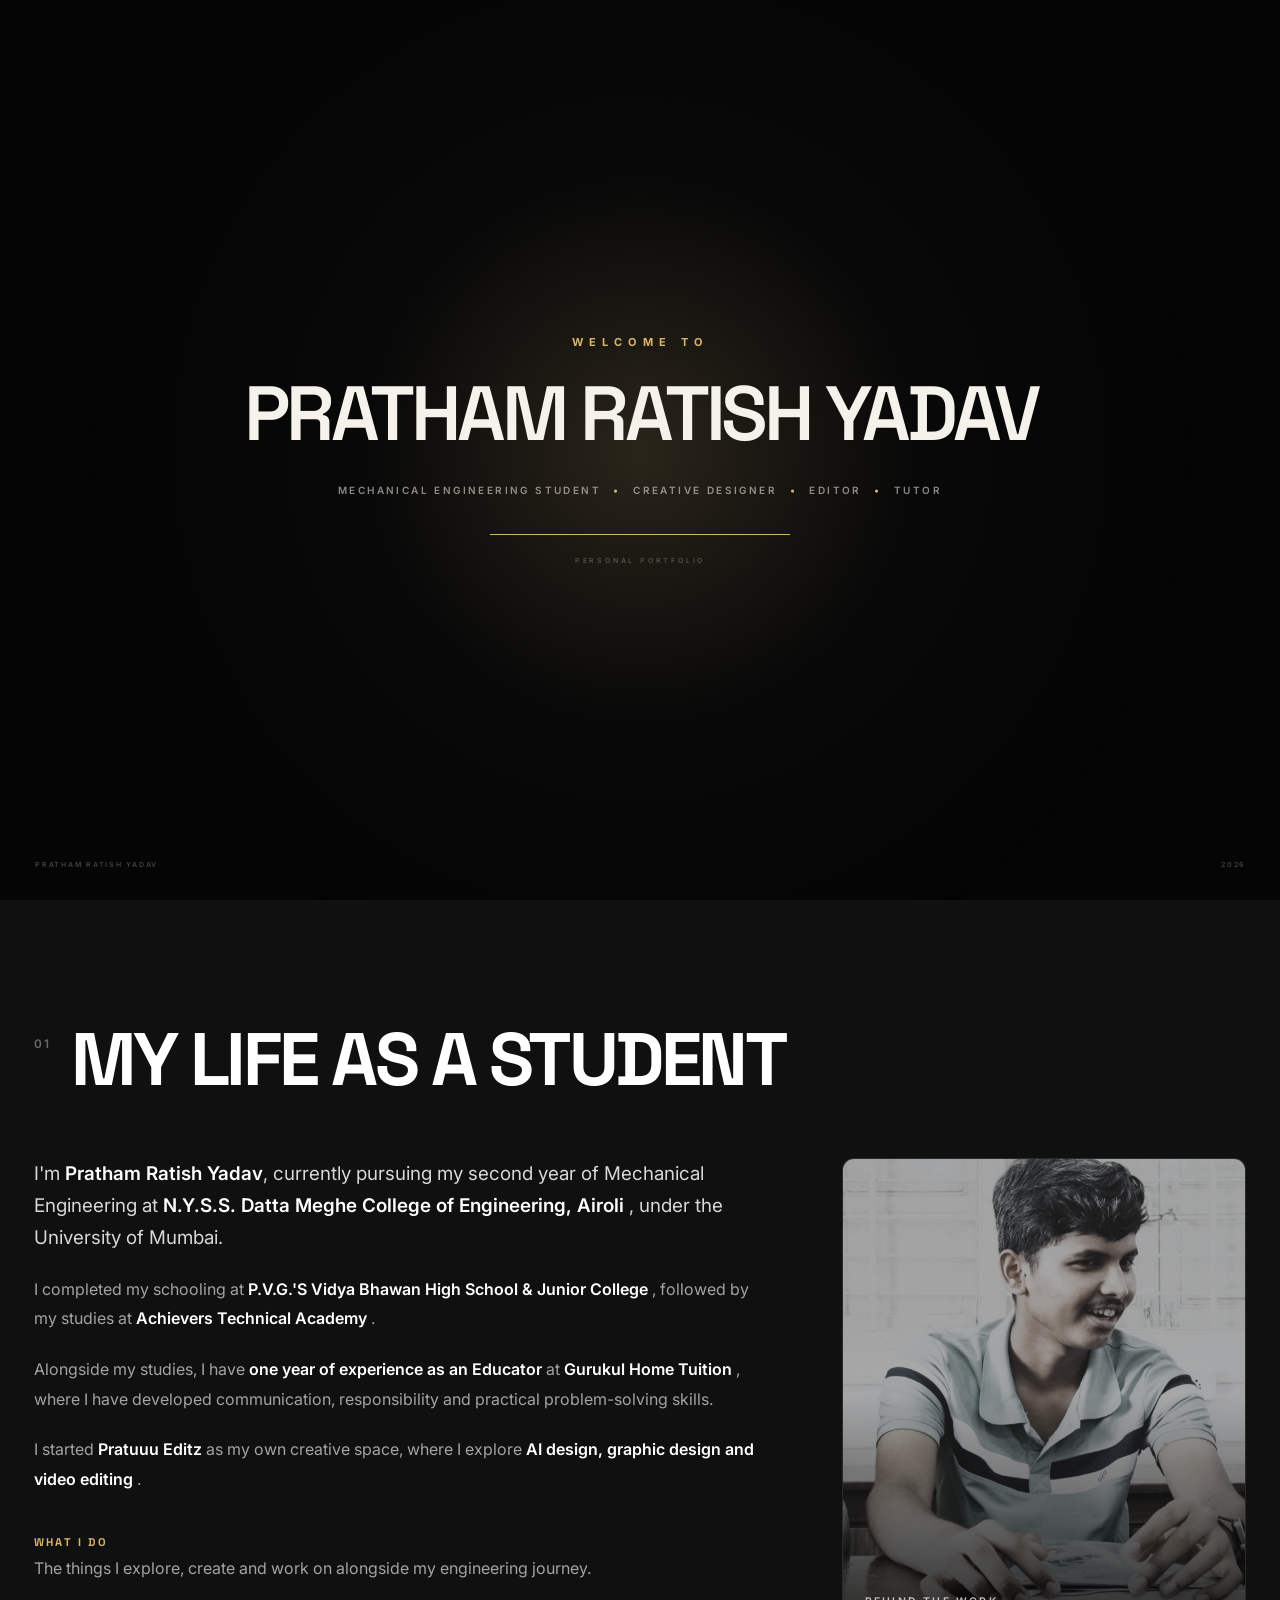
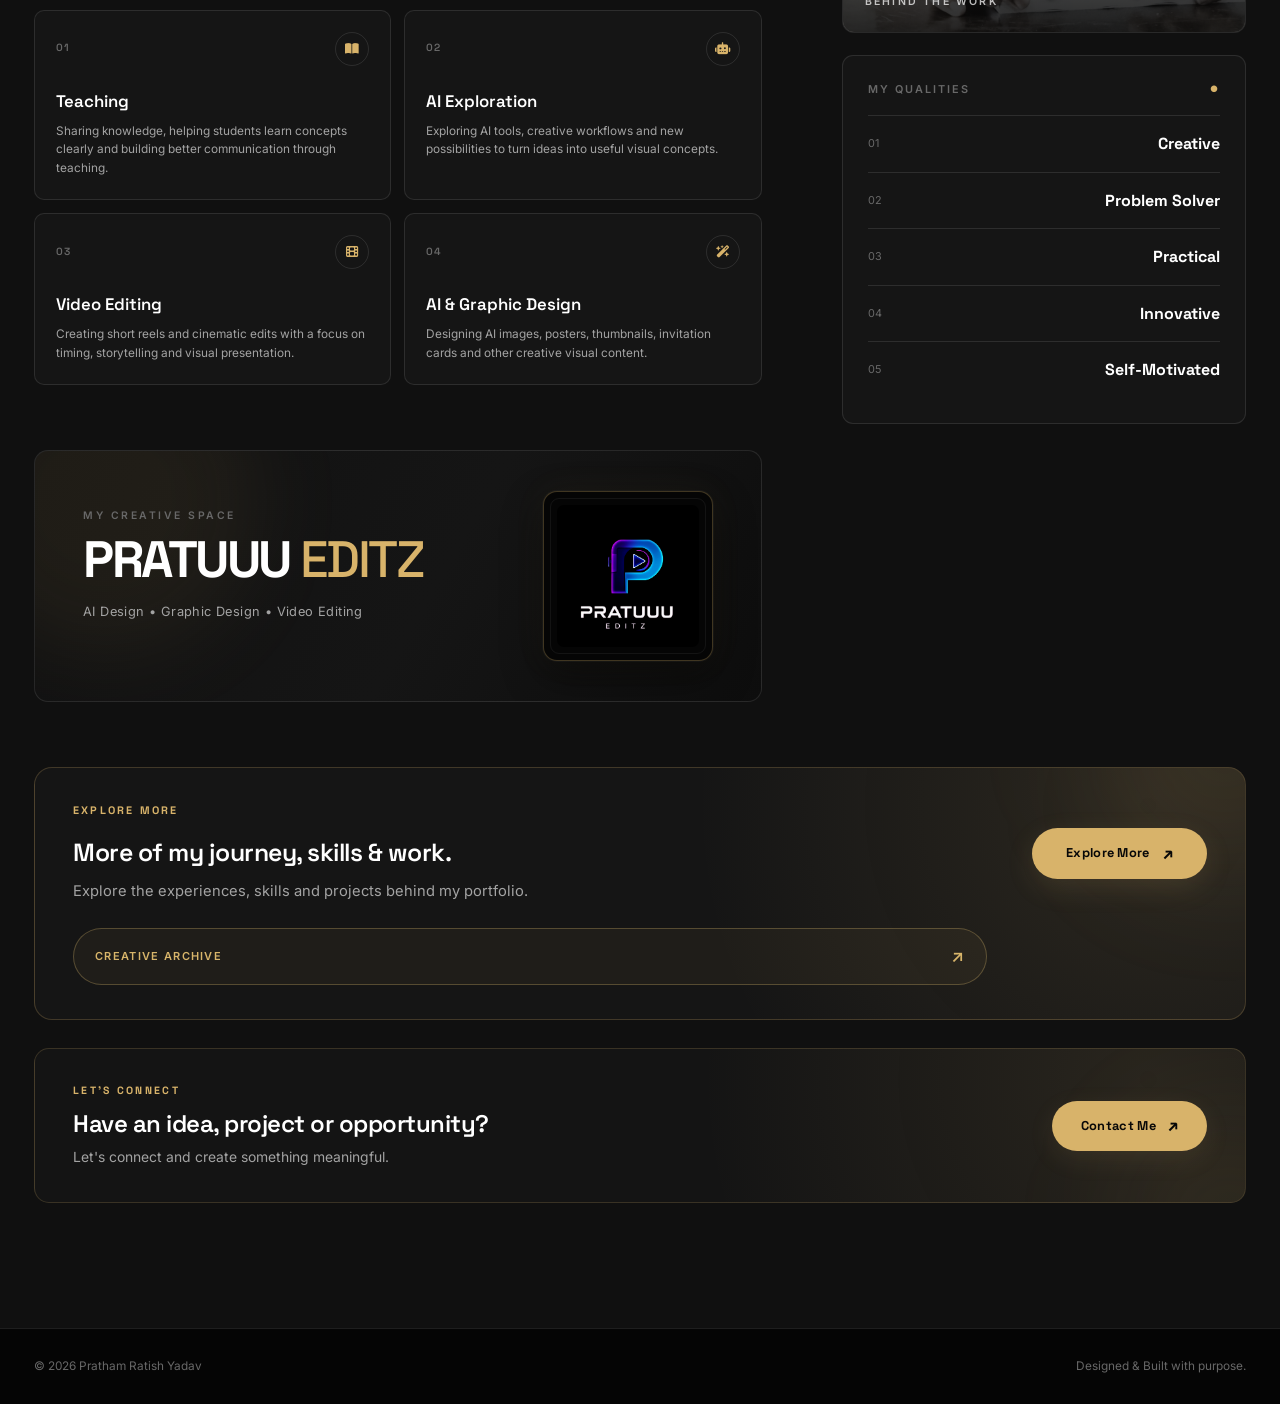
<file: index.html>
<!DOCTYPE html>
<html lang="en">

<head>

    <meta charset="UTF-8">

    <meta name="viewport" content="width=device-width, initial-scale=1.0">

    <title>Pratham Ratish Yadav | Portfolio</title>

    <meta
        name="description"
        content="Pratham Ratish Yadav — Mechanical Engineering Student, Creative Designer, Video Editor and Educator.">

    <link rel="preconnect" href="https://fonts.googleapis.com">

    <link
        rel="preconnect"
        href="https://fonts.googleapis.com"
        crossorigin>

    <link
        href="https://fonts.googleapis.com/css2?family=Inter:wght@400;500;600;700;800&family=Space+Grotesk:wght@400;500;600;700&display=swap"
        rel="stylesheet">

    <link
        rel="stylesheet"
        href="https://cdnjs.cloudflare.com/ajax/libs/font-awesome/6.5.2/css/all.min.css">

    <link rel="stylesheet" href="style.css">

</head>


<body>
<!-- =====================================================
     CINEMATIC INDEX OPENING
===================================================== -->

<div id="indexOpening">

    <div class="index-intro-bg"></div>

    <div class="index-intro-light"></div>

    <div class="index-intro-content">

        <div class="index-intro-small">
            WELCOME TO
        </div>

        <div class="index-intro-name">
            PRATHAM RATISH YADAV
        </div>

        <div class="index-intro-role">
            MECHANICAL ENGINEERING STUDENT
            <span>•</span>
            CREATIVE DESIGNER
            <span>•</span>
            EDITOR
            <span>•</span>
            TUTOR
        </div>

        <div class="index-intro-line">
            <span></span>
        </div>

        <div class="index-intro-status">
            PERSONAL PORTFOLIO
        </div>

    </div>

    <div class="index-intro-corner index-intro-corner-left">
        PRATHAM RATISH YADAV
    </div>

    <div class="index-intro-corner index-intro-corner-right">
        2026
    </div>

</div>


<style>

/* =====================================================
   CINEMATIC INTRO — SELF CONTAINED
===================================================== */

#indexOpening {

    position: fixed;

    inset: 0;

    width: 100vw;
    height: 100vh;

    background: #050505;

    display: flex;
    align-items: center;
    justify-content: center;

    z-index: 999999999;

    overflow: hidden;

    animation:
        indexOpeningExit
        1.2s
        cubic-bezier(.77,0,.18,1)
        5.2s
        forwards;

}


/* BACKGROUND */

.index-intro-bg {

    position: absolute;

    inset: 0;

    background:
        radial-gradient(
            circle at 50% 50%,
            rgba(216,181,106,.14),
            transparent 30%
        ),
        radial-gradient(
            circle at 50% 50%,
            rgba(255,255,255,.035),
            transparent 65%
        );

    animation: introBackground 5.5s ease forwards;

}


/* LIGHT SWEEP */

.index-intro-light {

    position: absolute;

    top: -20%;

    left: -30%;

    width: 35%;

    height: 140%;

    background: linear-gradient(
        90deg,
        transparent,
        rgba(216,181,106,.16),
        transparent
    );

    filter: blur(25px);

    transform: skewX(-18deg);

    animation: introLightSweep 4s cubic-bezier(.65,0,.35,1) forwards;

}


/* CENTER CONTENT */

.index-intro-content {

    position: relative;

    z-index: 5;

    display: flex;

    flex-direction: column;

    align-items: center;

    text-align: center;

}


/* SMALL TEXT */

.index-intro-small {

    color: #d8b56a;

    font-family: Inter, sans-serif;

    font-size: 11px;

    font-weight: 700;

    letter-spacing: .55em;

    opacity: 0;

    transform: translateY(20px);

    animation:
        introSmall
        .8s
        .2s
        cubic-bezier(.16,1,.3,1)
        forwards;

}


/* NAME */

.index-intro-name {

    margin-top: 24px;

    color: #f5f2eb;

    font-family: "Space Grotesk", sans-serif;

    font-size: clamp(34px, 6vw, 82px);

    font-weight: 600;

    line-height: 1;

    letter-spacing: -.055em;

    white-space: nowrap;

    opacity: 0;

    transform:
        translateY(45px)
        scale(.96);

    filter: blur(12px);

    animation:
        introName
        1.2s
        .65s
        cubic-bezier(.16,1,.3,1)
        forwards;

}


/* ROLE */

.index-intro-role {

    margin-top: 28px;

    max-width: 900px;

    color: rgba(245,242,235,.55);

    font-family: Inter, sans-serif;

    font-size: 10px;

    font-weight: 600;

    letter-spacing: .24em;

    line-height: 2;

    opacity: 0;

    transform: translateY(15px);

    animation:
        introRole
        1s
        1.4s
        cubic-bezier(.16,1,.3,1)
        forwards;

}


.index-intro-role span {

    color: #d8b56a;

    margin: 0 7px;

}


/* LINE */

.index-intro-line {

    position: relative;

    width: 300px;

    height: 1px;

    margin-top: 34px;

    background: rgba(216,181,106,.18);

    overflow: hidden;

    opacity: 0;

    animation:
        introLine
        .8s
        1.9s
        ease
        forwards;

}


.index-intro-line span {

    position: absolute;

    top: 0;

    left: 0;

    width: 0;

    height: 100%;

    background: #d8b56a;

    box-shadow:
        0 0 12px #d8b56a,
        0 0 35px rgba(216,181,106,.7);

    animation:
        introLineGrow
        1.4s
        2s
        cubic-bezier(.16,1,.3,1)
        forwards;

}


/* STATUS */

.index-intro-status {

    margin-top: 20px;

    color: rgba(245,242,235,.25);

    font-family: Inter, sans-serif;

    font-size: 7px;

    font-weight: 600;

    letter-spacing: .4em;

    opacity: 0;

    animation:
        introStatus
        .8s
        2.4s
        ease
        forwards;

}


/* CORNERS */

.index-intro-corner {

    position: absolute;

    bottom: 30px;

    color: rgba(245,242,235,.25);

    font-family: Inter, sans-serif;

    font-size: 7px;

    font-weight: 600;

    letter-spacing: .25em;

    opacity: 0;

    animation:
        introCorners
        1s
        1.8s
        ease
        forwards;

}


.index-intro-corner-left {

    left: 35px;

}


.index-intro-corner-right {

    right: 35px;

}


/* =====================================================
   ANIMATIONS
===================================================== */

@keyframes introSmall {

    from {

        opacity: 0;

        transform: translateY(20px);

    }

    to {

        opacity: 1;

        transform: translateY(0);

    }

}


@keyframes introName {

    from {

        opacity: 0;

        transform:
            translateY(45px)
            scale(.96);

        filter: blur(12px);

    }

    to {

        opacity: 1;

        transform:
            translateY(0)
            scale(1);

        filter: blur(0);

    }

}


@keyframes introRole {

    from {

        opacity: 0;

        transform: translateY(15px);

    }

    to {

        opacity: 1;

        transform: translateY(0);

    }

}


@keyframes introLine {

    from {

        opacity: 0;

    }

    to {

        opacity: 1;

    }

}


@keyframes introLineGrow {

    from {

        width: 0;

    }

    to {

        width: 100%;

    }

}


@keyframes introStatus {

    from {

        opacity: 0;

    }

    to {

        opacity: 1;

    }

}


@keyframes introCorners {

    from {

        opacity: 0;

    }

    to {

        opacity: 1;

    }

}


@keyframes introLightSweep {

    from {

        transform:
            translateX(-100vw)
            skewX(-18deg);

    }

    to {

        transform:
            translateX(380vw)
            skewX(-18deg);

    }

}


@keyframes introBackground {

    0% {

        transform: scale(.9);

        opacity: .4;

    }

    100% {

        transform: scale(1.15);

        opacity: 1;

    }

}


/* EXIT */

@keyframes indexOpeningExit {

    0%,
    78% {

        opacity: 1;

        visibility: visible;

    }

    100% {

        opacity: 0;

        visibility: hidden;

        pointer-events: none;

    }

}


/* =====================================================
   MOBILE
===================================================== */

@media (max-width: 600px) {

    .index-intro-small {

        font-size: 8px;

        letter-spacing: .4em;

    }


    .index-intro-name {

        font-size: 31px;

        white-space: normal;

        width: 90vw;

    }


    .index-intro-role {

        width: 85vw;

        font-size: 7px;

        line-height: 2.2;

        letter-spacing: .16em;

    }


    .index-intro-line {

        width: 190px;

    }


    .index-intro-corner {

        bottom: 22px;

        font-size: 6px;

    }


    .index-intro-corner-left {

        left: 18px;

    }


    .index-intro-corner-right {

        right: 18px;

    }

}

</style>

<!-- =====================================================
     HEADER
====================================================== -->

<header>

    <nav>

        <!-- PROFILE + NAME -->
        <a href="#home" class="logo">

            <img
                src="images/profile.jpg"
                alt="Pratham Ratish Yadav">

            <span>PRATHAM RATISH YADAV</span>

        </a>


        <!-- NAVIGATION -->
        <ul class="nav-links">

            <li><a href="#home">Home</a></li>

            <li><a href="#about">About</a></li>

            <li><a href="journey.html">Journey</a></li>

            <li><a href="skills.html">Skills</a></li>

            <li><a href="projects.html">Projects</a></li>

            <li><a href="gallery.html">Gallery</a></li>

            <li><a href="contact.html">Contact</a></li>

        </ul>

    </nav>

</header>



    <!-- =========================================================
         MAIN
    ========================================================== -->

    <main>


        <!-- =====================================================
             HOME / HERO
        ====================================================== -->

        <section
            id="home"
            class="hero-section">


            <!-- HERO CANDID IMAGE -->

            <div class="hero-candid-image">

                <img
                    src="images/hero-candid.jpg"
                    alt="Pratham Ratish Yadav"
                    aria-hidden="true">

            </div>



            <!-- HERO CONTENT -->

            <div class="hero-content">

                <p class="hero-greeting">
                    Hi, I'm
                </p>


                <h1>
                    Pratham Ratish Yadav
                </h1>


                <p class="hero-description">
                    Mechanical Engineering Student • Creative Designer • Video Editor • Tutor
                </p>


                <div class="hero-buttons">

                    <a
                        href="explore.html"
                        class="btn btn-primary">

                        Explore My Journey

                    </a>


                    <a
                        href="contact.html"
                        class="btn btn-secondary">

                        Let's Connect

                    </a>

                </div>

            </div>

        </section>



        <!-- =====================================================
             ABOUT / MY LIFE AS A STUDENT
        ====================================================== -->

        <section
            id="about"
            class="about-section">


            <div class="section-container">


                <!-- SECTION HEADING -->

                <div class="section-heading">

                    <span class="section-number">
                        01
                    </span>

                    <h2>
                        MY LIFE AS A STUDENT
                    </h2>

                </div>



                <!-- =================================================
                     ABOUT GRID
                ================================================== -->

                <div class="about-grid">


                    <!-- =================================================
                         LEFT COLUMN
                    ================================================== -->

                    <div class="about-content">


                        <!-- ABOUT SUMMARY -->

                        <p class="about-intro">

                            I'm
                            <strong>Pratham Ratish Yadav</strong>,
                            currently pursuing my second year of Mechanical
                            Engineering at
                            <strong>
                                N.Y.S.S. Datta Meghe College of Engineering,
                                Airoli
                            </strong>,
                            under the University of Mumbai.

                        </p>


                        <p>

                            I completed my schooling at
                            <strong>
                                P.V.G.'S Vidya Bhawan High School & Junior College
                            </strong>,
                            followed by my studies at
                            <strong>
                                Achievers Technical Academy
                            </strong>.

                        </p>


                        <p>

                            Alongside my studies, I have
                            <strong>
                                one year of experience as an Educator
                            </strong>
                            at
                            <strong>
                                Gurukul Home Tuition
                            </strong>,
                            where I have developed communication,
                            responsibility and practical problem-solving skills.

                        </p>


                        <p>

                            I started
                            <strong>Pratuuu Editz</strong>
                            as my own creative space, where I explore
                            <strong>
                                AI design, graphic design and video editing
                            </strong>.

                        </p>



                        <!-- =================================================
                             WHAT I DO
                        ================================================== -->

                        <div class="what-i-do-section">


                            <div class="what-i-do-heading">

                                <span class="what-i-do-label">
                                    WHAT I DO
                                </span>


                                <p>
                                    The things I explore, create and work on
                                    alongside my engineering journey.
                                </p>

                            </div>



                            <div class="what-i-do-grid">


                                <!-- 01 — TEACHING -->

                                <div class="what-i-do-card">

                                    <div class="what-i-do-top">

                                        <span class="what-i-do-number">
                                            01
                                        </span>

                                        <span class="what-i-do-icon">
                                            <i class="fa-solid fa-book-open"></i>
                                        </span>

                                    </div>


                                    <h3>
                                        Teaching
                                    </h3>


                                    <p>
                                        Sharing knowledge, helping students
                                        learn concepts clearly and building
                                        better communication through teaching.
                                    </p>

                                </div>



                                <!-- 02 — AI EXPLORATION -->

                                <div class="what-i-do-card">

                                    <div class="what-i-do-top">

                                        <span class="what-i-do-number">
                                            02
                                        </span>

                                        <span class="what-i-do-icon">
                                            <i class="fa-solid fa-robot"></i>
                                        </span>

                                    </div>


                                    <h3>
                                        AI Exploration
                                    </h3>


                                    <p>
                                        Exploring AI tools, creative workflows
                                        and new possibilities to turn ideas
                                        into useful visual concepts.
                                    </p>

                                </div>



                                <!-- 03 — VIDEO EDITING -->

                                <div class="what-i-do-card">

                                    <div class="what-i-do-top">

                                        <span class="what-i-do-number">
                                            03
                                        </span>

                                        <span class="what-i-do-icon">
                                            <i class="fa-solid fa-film"></i>
                                        </span>

                                    </div>


                                    <h3>
                                        Video Editing
                                    </h3>


                                    <p>
                                        Creating short reels and cinematic
                                        edits with a focus on timing,
                                        storytelling and visual presentation.
                                    </p>

                                </div>



                                <!-- 04 — AI & GRAPHIC DESIGN -->

                                <div class="what-i-do-card">

                                    <div class="what-i-do-top">

                                        <span class="what-i-do-number">
                                            04
                                        </span>

                                        <span class="what-i-do-icon">
                                            <i class="fa-solid fa-wand-magic-sparkles"></i>
                                        </span>

                                    </div>


                                    <h3>
                                        AI & Graphic Design
                                    </h3>


                                    <p>
                                        Designing AI images, posters,
                                        thumbnails, invitation cards and
                                        other creative visual content.
                                    </p>

                                </div>


                            </div>

                        </div>



                        <!-- =================================================
                             PRATUUU EDITZ — CREATIVE SPACE
                        ================================================== -->

                        <div class="pratuuu-brand-strip">


                            <div class="pratuuu-brand-content">

                                <span class="pratuuu-label">
                                    MY CREATIVE SPACE
                                </span>


                                <h3 class="pratuuu-name">

                                    <span>
                                        PRATUUU
                                    </span>

                                    <span class="editz">
                                        EDITZ
                                    </span>

                                </h3>


                                <p>
                                    AI Design • Graphic Design • Video Editing
                                </p>

                            </div>



                            <!-- LOGO SHOWCASE -->

                            <div class="pratuuu-logo-showcase">

                                <div class="pratuuu-logo-frame">

                                    <img
                                        src="images/pratuuu-logo.png"
                                        alt="Pratuuu Editz Logo">

                                </div>

                            </div>


                        </div>


                    </div>



                    <!-- =================================================
                         RIGHT COLUMN
                    ================================================== -->

                    <div class="about-side">


                        <!-- ABOUT IMAGE -->

                        <div class="about-candid-card">

                            <img
                                src="images/about-candid.jpg"
                                alt="Pratham Ratish Yadav">

                            <div class="about-candid-overlay">

                                <span>
                                    BEHIND THE WORK
                                </span>

                            </div>

                        </div>



                        <!-- QUALITIES -->

                        <div class="qualities-card">

                            <div class="qualities-header">

                                <span>
                                    MY QUALITIES
                                </span>

                                <span class="qualities-dot">
                                    ●
                                </span>

                            </div>


                            <div class="qualities-list">


                                <div class="quality-item">

                                    <span>
                                        01
                                    </span>

                                    <strong>
                                        Creative
                                    </strong>

                                </div>


                                <div class="quality-item">

                                    <span>
                                        02
                                    </span>

                                    <strong>
                                        Problem Solver
                                    </strong>

                                </div>


                                <div class="quality-item">

                                    <span>
                                        03
                                    </span>

                                    <strong>
                                        Practical
                                    </strong>

                                </div>


                                <div class="quality-item">

                                    <span>
                                        04
                                    </span>

                                    <strong>
                                        Innovative
                                    </strong>

                                </div>


                                <div class="quality-item">

                                    <span>
                                        05
                                    </span>

                                    <strong>
                                        Self-Motivated
                                    </strong>

                                </div>


                            </div>

                        </div>


                    </div>


                </div>

                



                <!-- =================================================
                     EXPLORE MORE
                ================================================== -->

                <div class="explore-more-section">

                    <div class="explore-more-content">

                        <span class="explore-more-label">
                            EXPLORE MORE
                        </span>


                        <h3>
                            More of my journey, skills & work.
                        </h3>


                        <p>
                            Explore the experiences, skills and projects
                            behind my portfolio.
                        </p>


                        <a
                            href="./explore.html"
                            class="explore-more-btn">

                            <span>
                                Explore More
                            </span>

                            <span>
                                ↗
                            </span>

                        </a>


                        <!-- CREATIVE ARCHIVE -->

                        <a
                            href="gallery.html"
                            class="creative-archive-btn">

                            <span>
                                Creative Archive
                            </span>

                            <span>
                                ↗
                            </span>

                        </a>

                    </div>

                </div>



                <!-- =================================================
                     CONTACT CTA
                ================================================== -->

                <div class="home-contact-cta">


                    <div class="home-contact-content">

                        <span class="home-contact-label">
                            LET'S CONNECT
                        </span>


                        <h3>
                            Have an idea, project or opportunity?
                        </h3>


                        <p>
                            Let's connect and create something meaningful.
                        </p>

                    </div>



                    <a
                        href="contact.html"
                        class="home-contact-btn">

                        <span>
                            Contact Me
                        </span>

                        <span>
                            ↗
                        </span>

                    </a>


                </div>


            </div>

        </section>

    </main>



    <!-- =========================================================
         FOOTER
    ========================================================== -->

    <footer>

        <div class="footer-content">

            <p>
                © 2026 Pratham Ratish Yadav
            </p>

            <p>
                Designed & Built with purpose.
            </p>

        </div>

    </footer>



    <!-- =========================================================
         JAVASCRIPT
    ========================================================== -->

    <script src="script.js"></script>


</body>

</html>
</file>
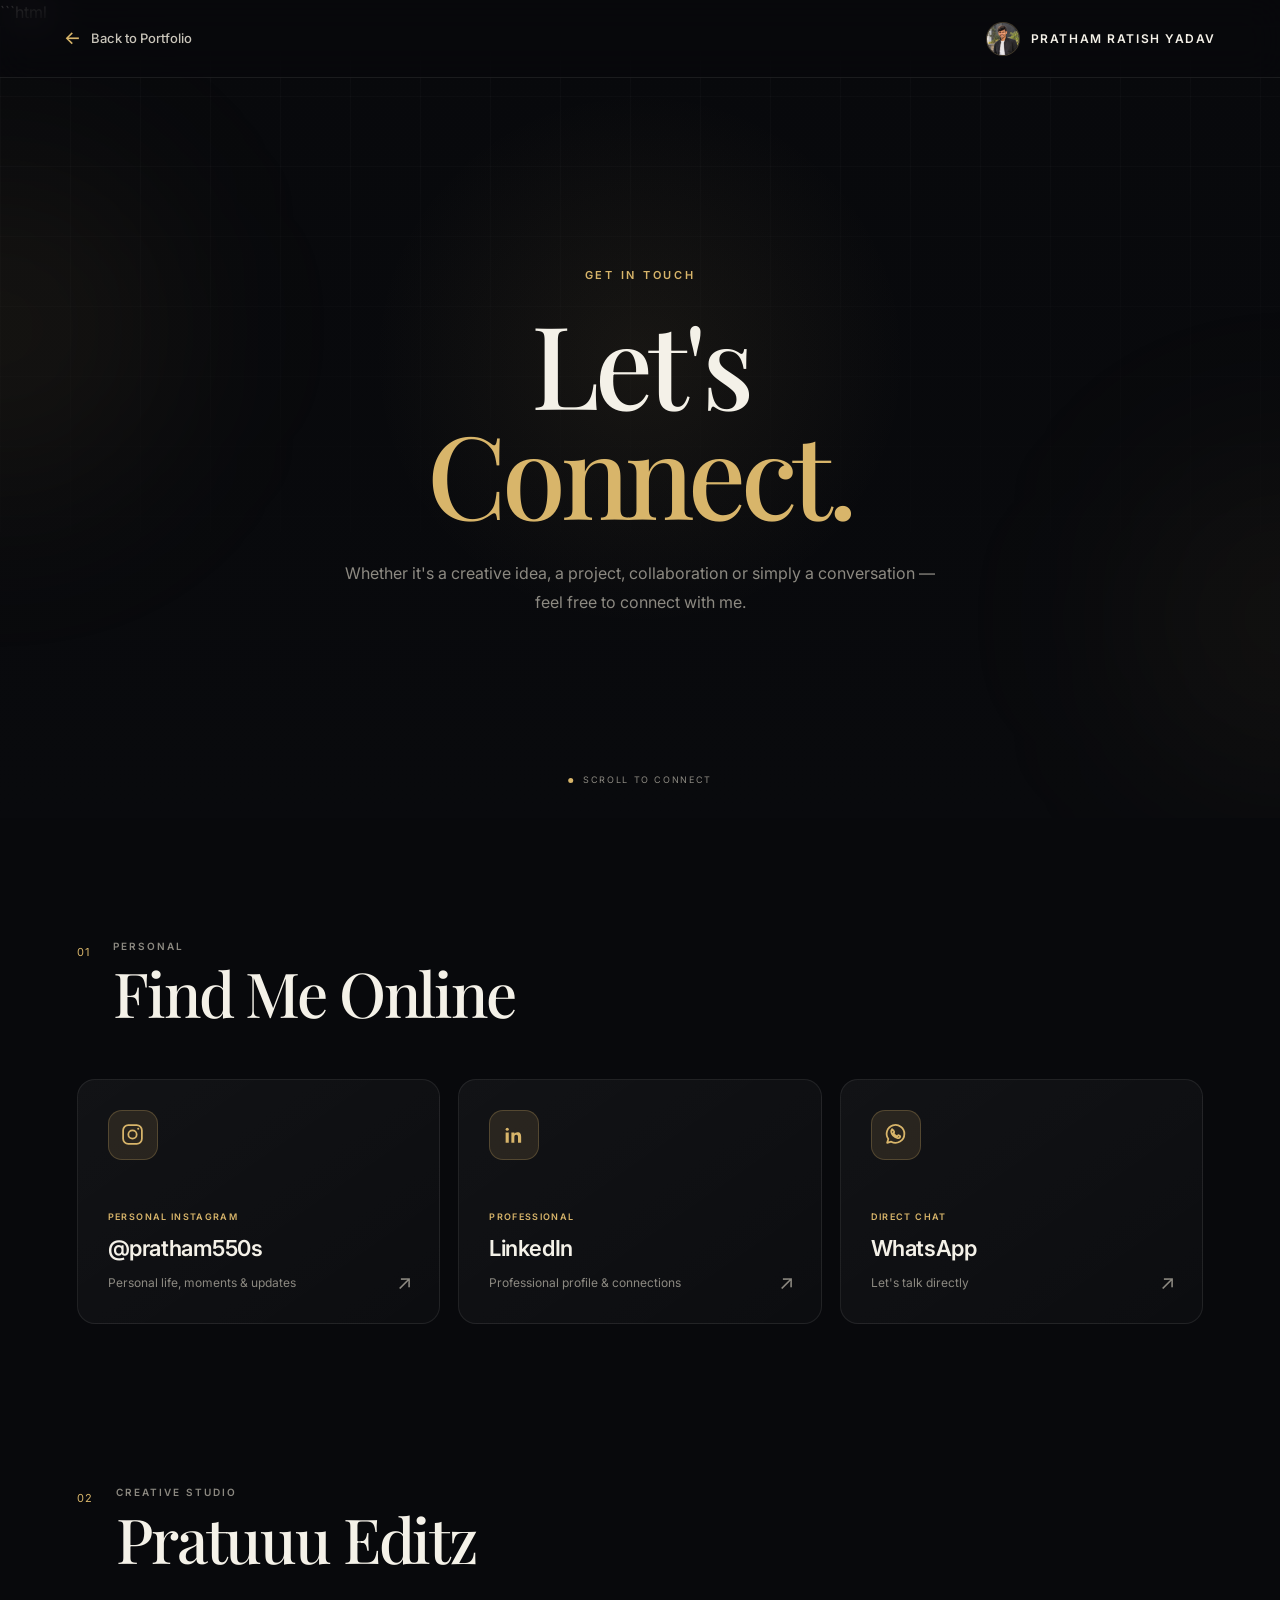
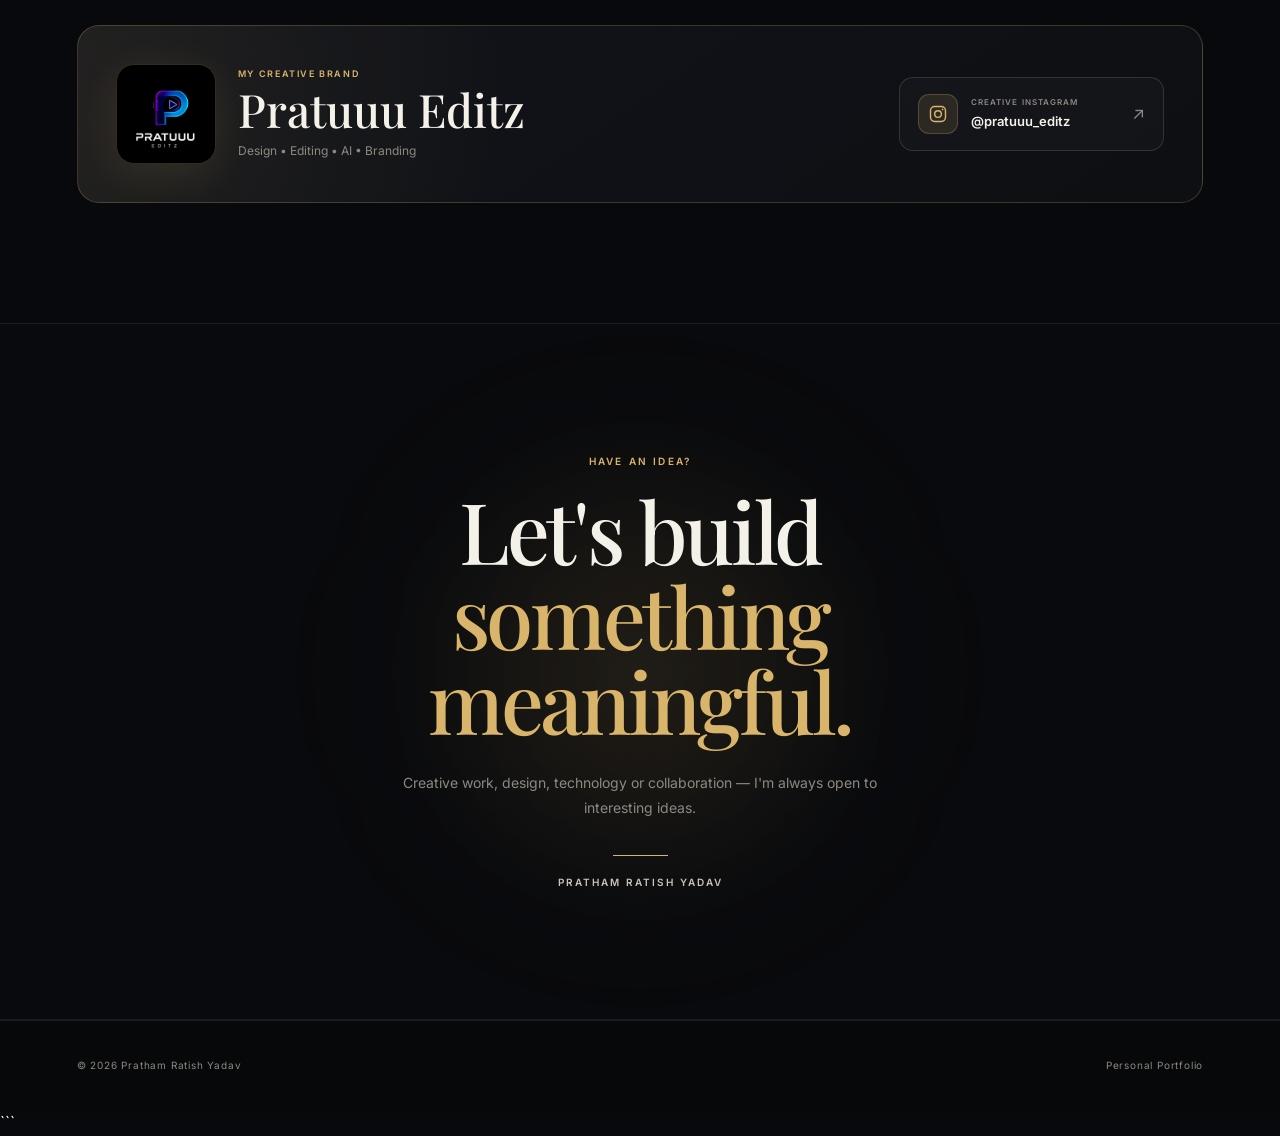
<file: contact.html>
```html
<!DOCTYPE html>
<html lang="en">
<head>
    <meta charset="UTF-8">

    <meta
        name="viewport"
        content="width=device-width, initial-scale=1.0"
    >

    <meta
        name="description"
        content="Connect with Pratham Ratish Yadav through Instagram, LinkedIn, WhatsApp and Pratuuu Editz."
    >

    <title>Contact — Pratham Ratish Yadav</title>

    <link
        rel="stylesheet"
        href="contact.css"
    >

    <link
        rel="preconnect"
        href="https://fonts.googleapis.com"
    >

    <link
        rel="preconnect"
        href="https://fonts.gstatic.com"
        crossorigin
    >

    <link
        href="https://fonts.googleapis.com/css2?family=Inter:wght@400;500;600;700&family=Playfair+Display:wght@500;600&display=swap"
        rel="stylesheet"
    >
</head>

<body>

    <!-- ============================= -->
    <!-- NAVIGATION -->
    <!-- ============================= -->

    <header class="contact-nav">

        <a
            href="index.html"
            class="back-link"
        >
            <span>←</span>
            Back to Portfolio
        </a>

        <a
            href="index.html"
            class="nav-brand"
        >

            <span class="brand-photo">
                <img
                    src="images/profile.jpg"
                    alt="Pratham Ratish Yadav"
                >
            </span>

            <span class="brand-name">
                PRATHAM RATISH YADAV
            </span>

        </a>

    </header>


    <!-- ============================= -->
    <!-- HERO -->
    <!-- ============================= -->

    <main>

        <section class="contact-hero">

            <div class="hero-glow glow-one"></div>
            <div class="hero-glow glow-two"></div>

            <div class="hero-content">

                <span class="eyebrow">
                    GET IN TOUCH
                </span>

                <h1>
                    Let's
                    <span>Connect.</span>
                </h1>

                <p>
                    Whether it's a creative idea, a project,
                    collaboration or simply a conversation —
                    feel free to connect with me.
                </p>

            </div>

            <div class="scroll-indicator">
                <span></span>
                SCROLL TO CONNECT
            </div>

        </section>


        <!-- ============================= -->
        <!-- PERSONAL CONNECTION -->
        <!-- ============================= -->

        <section class="contact-section personal-section">

            <div class="section-heading">

                <span class="section-number">
                    01
                </span>

                <div>
                    <span class="section-label">
                        PERSONAL
                    </span>

                    <h2>
                        Find Me Online
                    </h2>
                </div>

            </div>


            <div class="contact-grid">


                <!-- INSTAGRAM -->

                <a
                    href="https://www.instagram.com/pratham550s/"
                    target="_blank"
                    rel="noopener noreferrer"
                    class="contact-card"
                >

                    <div class="icon-box instagram-icon">

                        <svg
                            viewBox="0 0 24 24"
                            aria-hidden="true"
                        >
                            <rect
                                x="3"
                                y="3"
                                width="18"
                                height="18"
                                rx="5"
                            ></rect>

                            <circle
                                cx="12"
                                cy="12"
                                r="4"
                            ></circle>

                            <circle
                                cx="17.5"
                                cy="6.5"
                                r="1"
                                class="fill-dot"
                            ></circle>
                        </svg>

                    </div>

                    <div class="card-content">

                        <span class="card-label">
                            PERSONAL INSTAGRAM
                        </span>

                        <h3>
                            @pratham550s
                        </h3>

                        <p>
                            Personal life, moments & updates
                        </p>

                    </div>

                    <span class="card-arrow">
                        ↗
                    </span>

                </a>


                <!-- LINKEDIN -->

                <a
                    href="https://www.linkedin.com/in/pratham-yadav-96b462393/"
                    target="_blank"
                    rel="noopener noreferrer"
                    class="contact-card"
                >

                    <div class="icon-box linkedin-icon">

                        <svg
                            viewBox="0 0 24 24"
                            aria-hidden="true"
                        >

                            <path
                                d="M5 8.5A1.5 1.5 0 1 0 5 5.5a1.5 1.5 0 0 0 0 3z"
                                class="fill-shape"
                            ></path>

                            <path
                                d="M3.5 10h3v10h-3z"
                                class="fill-shape"
                            ></path>

                            <path
                                d="M9 10h2.9v1.36h.04c.4-.76 1.38-1.56 2.84-1.56 3.04 0 3.6 2 3.6 4.6V20h-3v-4.96c0-1.18-.02-2.7-1.65-2.7-1.65 0-1.9 1.29-1.9 2.61V20H9z"
                                class="fill-shape"
                            ></path>

                        </svg>

                    </div>

                    <div class="card-content">

                        <span class="card-label">
                            PROFESSIONAL
                        </span>

                        <h3>
                            LinkedIn
                        </h3>

                        <p>
                            Professional profile & connections
                        </p>

                    </div>

                    <span class="card-arrow">
                        ↗
                    </span>

                </a>


                <!-- WHATSAPP -->

                <a
                    href="https://wa.me/919076085062"
                    target="_blank"
                    rel="noopener noreferrer"
                    class="contact-card"
                >

                    <div class="icon-box whatsapp-icon">

                        <svg
                            viewBox="0 0 24 24"
                            aria-hidden="true"
                        >

                            <path
                                d="M20.5 11.5a8.5 8.5 0 0 1-12.65 7.4L4 20l1.1-3.65A8.5 8.5 0 1 1 20.5 11.5z"
                            ></path>

                            <path
                                d="M8.7 8.2c.2-.35.4-.37.68-.37h.42c.13 0 .3.05.38.3l.52 1.25c.08.2.05.36-.07.53l-.4.5c-.13.16-.16.29-.05.48.2.36.72 1.13 1.43 1.72.82.68 1.52.9 1.78 1.02.2.1.32.08.44-.06l.58-.68c.13-.16.3-.2.5-.1l1.2.57c.2.1.33.15.38.24.05.1.05.56-.13.99-.18.43-1 .82-1.38.86-.35.04-.8.07-1.3-.09-.3-.1-.69-.23-1.18-.45-.5-.22-1.12-.52-1.77-1.05-1.1-.9-1.84-2-2.05-2.35-.2-.35-.8-1.34-.8-2.56 0-1.22.63-1.8.85-2.05z"
                            ></path>

                        </svg>

                    </div>

                    <div class="card-content">

                        <span class="card-label">
                            DIRECT CHAT
                        </span>

                        <h3>
                            WhatsApp
                        </h3>

                        <p>
                            Let's talk directly
                        </p>

                    </div>

                    <span class="card-arrow">
                        ↗
                    </span>

                </a>

            </div>

        </section>


        <!-- ============================= -->
        <!-- PRATUUU EDITZ -->
        <!-- ============================= -->

        <section class="contact-section studio-section">

            <div class="section-heading">

                <span class="section-number">
                    02
                </span>

                <div>
                    <span class="section-label">
                        CREATIVE STUDIO
                    </span>

                    <h2>
                        Pratuuu Editz
                    </h2>
                </div>

            </div>


            <div class="studio-card">

                <div class="studio-left">

                    <!-- PRATUUU EDITZ LOGO -->

                    <div class="studio-logo">
                        <img
                            src="images/pratuuu-logo.png"
                            alt="Pratuuu Editz Logo"
                        >
                    </div>

                    <div>

                        <span class="studio-kicker">
                            MY CREATIVE BRAND
                        </span>

                        <h3>
                            Pratuuu Editz
                        </h3>

                        <p>
                            Design • Editing • AI • Branding
                        </p>

                    </div>

                </div>


                <a
                    href="https://www.instagram.com/pratuuu_editz/"
                    target="_blank"
                    rel="noopener noreferrer"
                    class="studio-instagram"
                >

                    <div class="studio-instagram-icon">

                        <svg
                            viewBox="0 0 24 24"
                            aria-hidden="true"
                        >

                            <rect
                                x="3"
                                y="3"
                                width="18"
                                height="18"
                                rx="5"
                            ></rect>

                            <circle
                                cx="12"
                                cy="12"
                                r="4"
                            ></circle>

                            <circle
                                cx="17.5"
                                cy="6.5"
                                r="1"
                                class="fill-dot"
                            ></circle>

                        </svg>

                    </div>

                    <div>

                        <span>
                            CREATIVE INSTAGRAM
                        </span>

                        <strong>
                            @pratuuu_editz
                        </strong>

                    </div>

                    <b>
                        ↗
                    </b>

                </a>

            </div>

        </section>


        <!-- ============================= -->
        <!-- CLOSING -->
        <!-- ============================= -->

        <section class="closing-section">

            <div class="closing-glow"></div>

            <div class="closing-content">

                <span class="closing-label">
                    HAVE AN IDEA?
                </span>

                <h2>
                    Let's build
                    <span>something meaningful.</span>
                </h2>

                <p>
                    Creative work, design, technology or
                    collaboration — I'm always open to
                    interesting ideas.
                </p>

                <div class="closing-line"></div>

                <span class="closing-name">
                    PRATHAM RATISH YADAV
                </span>

            </div>

        </section>

    </main>


    <!-- ============================= -->
    <!-- FOOTER -->
    <!-- ============================= -->

    <footer class="contact-footer">

        <span>
            © <span id="year"></span>
            Pratham Ratish Yadav
        </span>

        <span>
            Personal Portfolio
        </span>

    </footer>


    <script>

        /* ============================= */
        /* SCROLL REVEAL */
        /* ============================= */

        const revealItems =
            document.querySelectorAll(
                ".contact-card, .studio-card, .section-heading, .closing-content"
            );

        const observer =
            new IntersectionObserver(
                (entries) => {

                    entries.forEach(
                        (entry) => {

                            if (entry.isIntersecting) {

                                entry.target.classList.add(
                                    "is-visible"
                                );

                                observer.unobserve(
                                    entry.target
                                );

                            }

                        }
                    );

                },
                {
                    threshold: 0.12
                }
            );


        revealItems.forEach(
            (item) => observer.observe(item)
        );


        /* ============================= */
        /* YEAR */
        /* ============================= */

        document.getElementById("year").textContent =
            new Date().getFullYear();


        /* ============================= */
        /* REDUCED MOTION */
        /* ============================= */

        if (
            window.matchMedia(
                "(prefers-reduced-motion: reduce)"
            ).matches
        ) {

            document.documentElement.style.scrollBehavior =
                "auto";

        }

    </script>

</body>
</html>
```
</file>
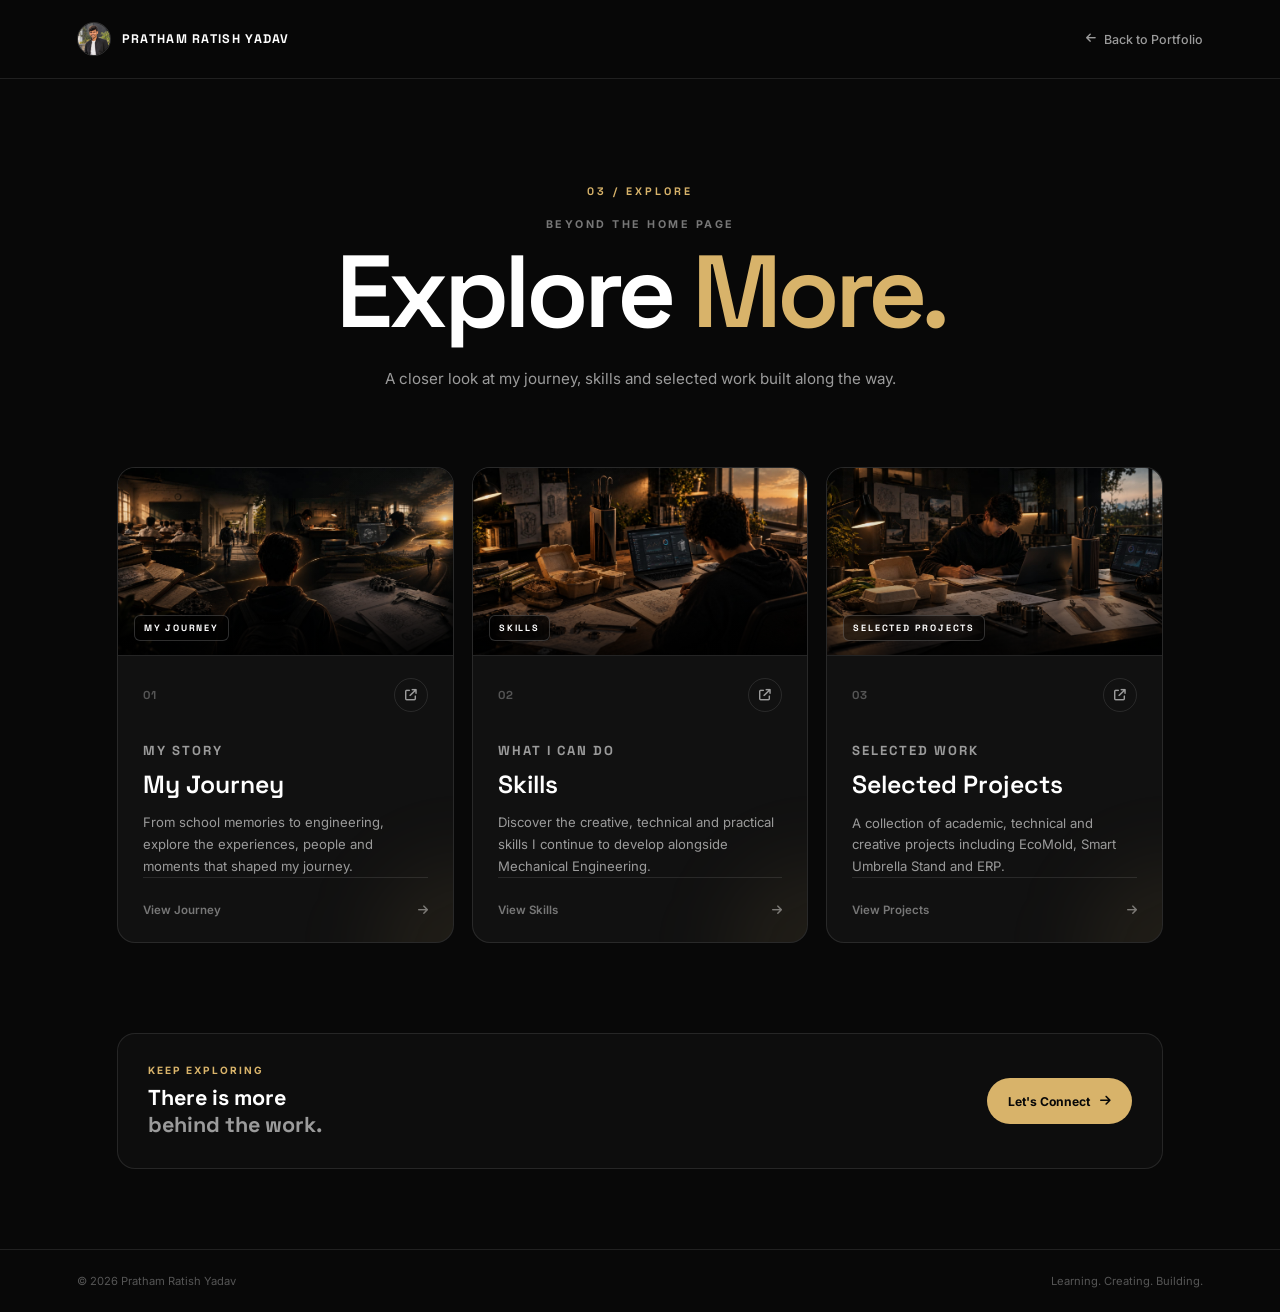
<file: explore.html>
<!DOCTYPE html>
<html lang="en">

<head>

    <meta charset="UTF-8">

    <meta name="viewport" content="width=device-width, initial-scale=1.0">

    <title>Explore More | Pratham Ratish Yadav</title>

    <meta
        name="description"
        content="Explore the journey, skills and selected projects of Pratham Ratish Yadav."
    >

    <!-- Google Fonts -->
    <link rel="preconnect" href="https://fonts.googleapis.com">

    <link
        href="https://fonts.googleapis.com/css2?family=Inter:wght@400;500;600;700;800&family=Space+Grotesk:wght@400;500;600;700&display=swap"
        rel="stylesheet"
    >

    <!-- Font Awesome -->
    <link
        rel="stylesheet"
        href="https://cdnjs.cloudflare.com/ajax/libs/font-awesome/6.5.2/css/all.min.css"
    >

    <!-- Explore CSS -->
    <link rel="stylesheet" href="explore.css">

</head>


<body>


    <!-- ================= HEADER ================= -->

    <header class="explore-header">

        <div class="explore-header-inner">

            <a
                href="./index.html"
                class="explore-brand"
            >

                <img
                    src="images/profile.jpg"
                    alt="Pratham Ratish Yadav"
                >

                <span>
                    PRATHAM RATISH YADAV
                </span>

            </a>


            <a
                href="./index.html"
                class="explore-back"
            >

                <i class="fa-solid fa-arrow-left"></i>

                <span>
                    Back to Portfolio
                </span>

            </a>

        </div>

    </header>



    <!-- ================= MAIN ================= -->

    <main>


        <!-- ================= HERO ================= -->

        <section class="explore-hero">

            <div class="explore-hero-inner">

                <span class="explore-number">
                    03 / EXPLORE
                </span>


                <p class="explore-eyebrow">
                    BEYOND THE HOME PAGE
                </p>


                <h1>
                    Explore
                    <span>More.</span>
                </h1>


                <p class="explore-description">

                    A closer look at my journey, skills and selected
                    work built along the way.

                </p>

            </div>

        </section>



        <!-- ================= EXPLORE CARDS ================= -->

        <section class="explore-cards-section">

            <div class="explore-grid">


                <!-- ================= JOURNEY ================= -->

                <a
                    href="./journey.html"
                    class="explore-card"
                >

                    <!-- Thumbnail -->

                    <div class="explore-card-image">

                        <img
                            src="images/explore/journey-thumbnail.jpg"
                            alt="My Journey"
                        >

                        <div class="explore-image-overlay"></div>

                        <span class="explore-image-label">
                            MY JOURNEY
                        </span>

                    </div>


                    <!-- Top -->

                    <div class="explore-card-top">

                        <span class="explore-card-number">
                            01
                        </span>

                        <span class="explore-card-arrow">

                            <i class="fa-solid fa-arrow-up-right-from-square"></i>

                        </span>

                    </div>


                    <!-- Content -->

                    <div class="explore-card-content">

                        <p class="explore-card-label">
                            MY STORY
                        </p>


                        <h2>
                            My Journey
                        </h2>


                        <p>

                            From school memories to engineering,
                            explore the experiences, people and
                            moments that shaped my journey.

                        </p>

                    </div>


                    <!-- Footer -->

                    <div class="explore-card-footer">

                        <span>
                            View Journey
                        </span>

                        <i class="fa-solid fa-arrow-right"></i>

                    </div>

                </a>



                <!-- ================= SKILLS ================= -->

                <a
                    href="./skills.html"
                    class="explore-card"
                >

                    <!-- Thumbnail -->

                    <div class="explore-card-image">

                        <img
                            src="images/explore/skills-thumbnail.jpg"
                            alt="Skills"
                        >

                        <div class="explore-image-overlay"></div>

                        <span class="explore-image-label">
                            SKILLS
                        </span>

                    </div>


                    <!-- Top -->

                    <div class="explore-card-top">

                        <span class="explore-card-number">
                            02
                        </span>

                        <span class="explore-card-arrow">

                            <i class="fa-solid fa-arrow-up-right-from-square"></i>

                        </span>

                    </div>


                    <!-- Content -->

                    <div class="explore-card-content">

                        <p class="explore-card-label">
                            WHAT I CAN DO
                        </p>


                        <h2>
                            Skills
                        </h2>


                        <p>

                            Discover the creative, technical and
                            practical skills I continue to develop
                            alongside Mechanical Engineering.

                        </p>

                    </div>


                    <!-- Footer -->

                    <div class="explore-card-footer">

                        <span>
                            View Skills
                        </span>

                        <i class="fa-solid fa-arrow-right"></i>

                    </div>

                </a>



                <!-- ================= PROJECTS ================= -->

                <a
                    href="./projects.html"
                    class="explore-card"
                >

                    <!-- Thumbnail -->

                    <div class="explore-card-image">

                        <img
                            src="images/explore/projects-thumbnail.jpg"
                            alt="Selected Projects"
                        >

                        <div class="explore-image-overlay"></div>

                        <span class="explore-image-label">
                            SELECTED PROJECTS
                        </span>

                    </div>


                    <!-- Top -->

                    <div class="explore-card-top">

                        <span class="explore-card-number">
                            03
                        </span>

                        <span class="explore-card-arrow">

                            <i class="fa-solid fa-arrow-up-right-from-square"></i>

                        </span>

                    </div>


                    <!-- Content -->

                    <div class="explore-card-content">

                        <p class="explore-card-label">
                            SELECTED WORK
                        </p>


                        <h2>
                            Selected Projects
                        </h2>


                        <p>

                            A collection of academic, technical and
                            creative projects including EcoMold,
                            Smart Umbrella Stand and ERP.

                        </p>

                    </div>


                    <!-- Footer -->

                    <div class="explore-card-footer">

                        <span>
                            View Projects
                        </span>

                        <i class="fa-solid fa-arrow-right"></i>

                    </div>

                </a>


            </div>

        </section>



        <!-- ================= BOTTOM CTA ================= -->

        <section class="explore-cta-section">

            <div class="explore-cta">


                <div class="explore-cta-content">

                    <p class="explore-cta-label">
                        KEEP EXPLORING
                    </p>


                    <h2>

                        There is more

                        <br>

                        <span>behind the work.</span>

                    </h2>

                </div>


                <a
                    href="./contact.html#contact"
                    class="explore-connect"
                >

                    <span>
                        Let's Connect
                    </span>

                    <i class="fa-solid fa-arrow-right"></i>

                </a>


            </div>

        </section>


    </main>



    <!-- ================= FOOTER ================= -->

    <footer class="explore-footer">

        <div class="explore-footer-inner">

            <p>
                © 2026 Pratham Ratish Yadav
            </p>


            <p>
                Learning. Creating. Building.
            </p>

        </div>

    </footer>



</body>

</html>
</file>
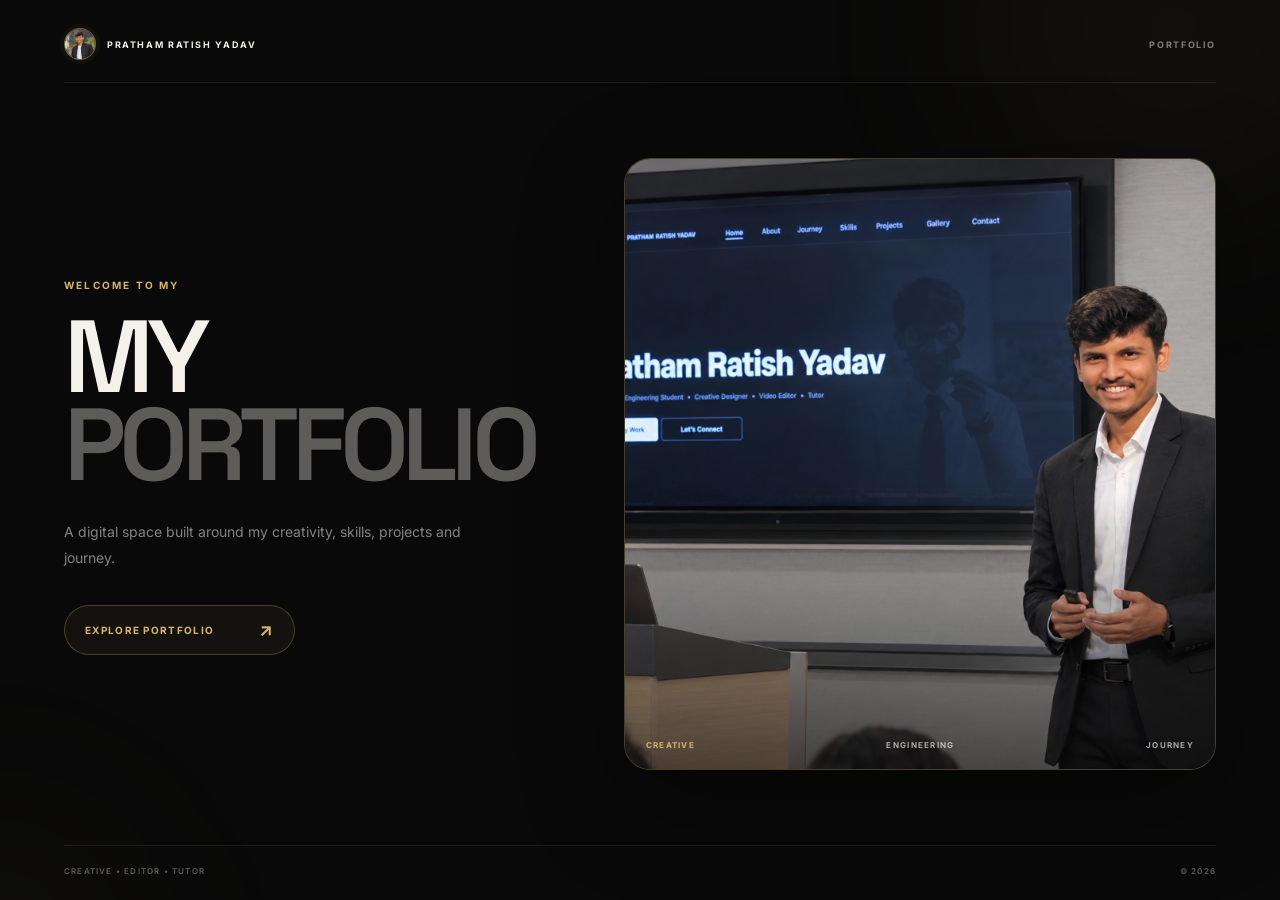
<file: portfolio.html>
<!DOCTYPE html>
<html lang="en">

<head>

    <meta charset="UTF-8">

    <meta
        name="viewport"
        content="width=device-width, initial-scale=1.0">

    <title>Pratham Ratish Yadav | Portfolio</title>

    <meta
        name="description"
        content="Pratham Ratish Yadav — Personal Portfolio">

    <!-- Google Fonts -->
    <link rel="preconnect" href="https://fonts.googleapis.com">

    <link
        rel="preconnect"
        href="https://fonts.gstatic.com"
        crossorigin>

    <link
        href="https://fonts.googleapis.com/css2?family=Inter:wght@400;500;600;700;800&family=Space+Grotesk:wght@400;500;600;700&display=swap"
        rel="stylesheet">

    <!-- Portfolio CSS -->
    <link
        rel="stylesheet"
        href="portfolio.css">

</head>


<body>


    <!-- =====================================================
         PORTFOLIO PAGE
    ====================================================== -->

    <main class="portfolio-page">


<!-- =================================================
     CINEMATIC OPENING ANIMATION
================================================= -->

<div class="portfolio-opening" id="portfolioOpening">

    <div class="opening-bg"></div>

    <div class="opening-center">

        <div class="opening-overline">
            PERSONAL PORTFOLIO
        </div>

        <div class="opening-name">
            PRATHAM RATISH YADAV
        </div>

        <div class="opening-title">
            PORTFOLIO
        </div>

        <div class="opening-line">
            <span></span>
        </div>

    </div>

    <div class="opening-corner opening-corner-left">
        CREATIVE • ENGINEERING
    </div>

    <div class="opening-corner opening-corner-right">
        2026
    </div>

</div>




        <!-- =================================================
             TOP HEADER
        ================================================== -->

        <header class="portfolio-top">


            <!-- PROFILE + NAME -->

            <a
                href="portfolio.html"
                class="portfolio-brand"
                aria-label="Pratham Ratish Yadav Portfolio Home">


                <span class="portfolio-profile">

                    <img
                        src="images/profile.jpg"
                        alt="Pratham Ratish Yadav">

                </span>


                <span class="portfolio-name">
                    PRATHAM RATISH YADAV
                </span>


            </a>



            <!-- HEADER RIGHT -->

            <span class="portfolio-type">
                PORTFOLIO
            </span>


        </header>



        <!-- =================================================
             MAIN CONTENT
        ================================================== -->

        <section class="portfolio-landing">


            <!-- =================================================
                 LEFT CONTENT
            ================================================== -->

            <div class="portfolio-content">


                <span class="portfolio-label">
                    WELCOME TO MY
                </span>


                <h1>

                    MY

                    <span>
                        PORTFOLIO
                    </span>

                </h1>


                <p class="portfolio-description">

                    A digital space built around my creativity,
                    skills, projects and journey.

                </p>


                <!-- EXPLORE BUTTON -->

                <a
                    href="index.html"
                    class="portfolio-btn"
                    aria-label="Explore Pratham Ratish Yadav Portfolio">


                    <span>
                        Explore Portfolio
                    </span>


                    <span
                        class="portfolio-btn-arrow"
                        aria-hidden="true">

                        ↗

                    </span>


                </a>


            </div>



            <!-- =================================================
                 RIGHT IMAGE
            ================================================== -->

            <div class="portfolio-image-wrapper">


                <div class="portfolio-image">


                    <img
                        src="images/portfolio/portfolio-main.jpg"
                        alt="Pratham Ratish Yadav"
                        loading="eager">


                </div>



                <!-- IMAGE INFORMATION -->

                <div class="portfolio-image-info">


                    <span>
                        CREATIVE
                    </span>


                    <span>
                        ENGINEERING
                    </span>


                    <span>
                        JOURNEY
                    </span>


                </div>


            </div>


        </section>



        <!-- =================================================
             BOTTOM INFORMATION
        ================================================== -->

        <footer class="portfolio-bottom">


            <span>
                CREATIVE • EDITOR • TUTOR
            </span>


            <span>
                © 2026
            </span>


        </footer>


    </main>


</body>

</html>
</file>
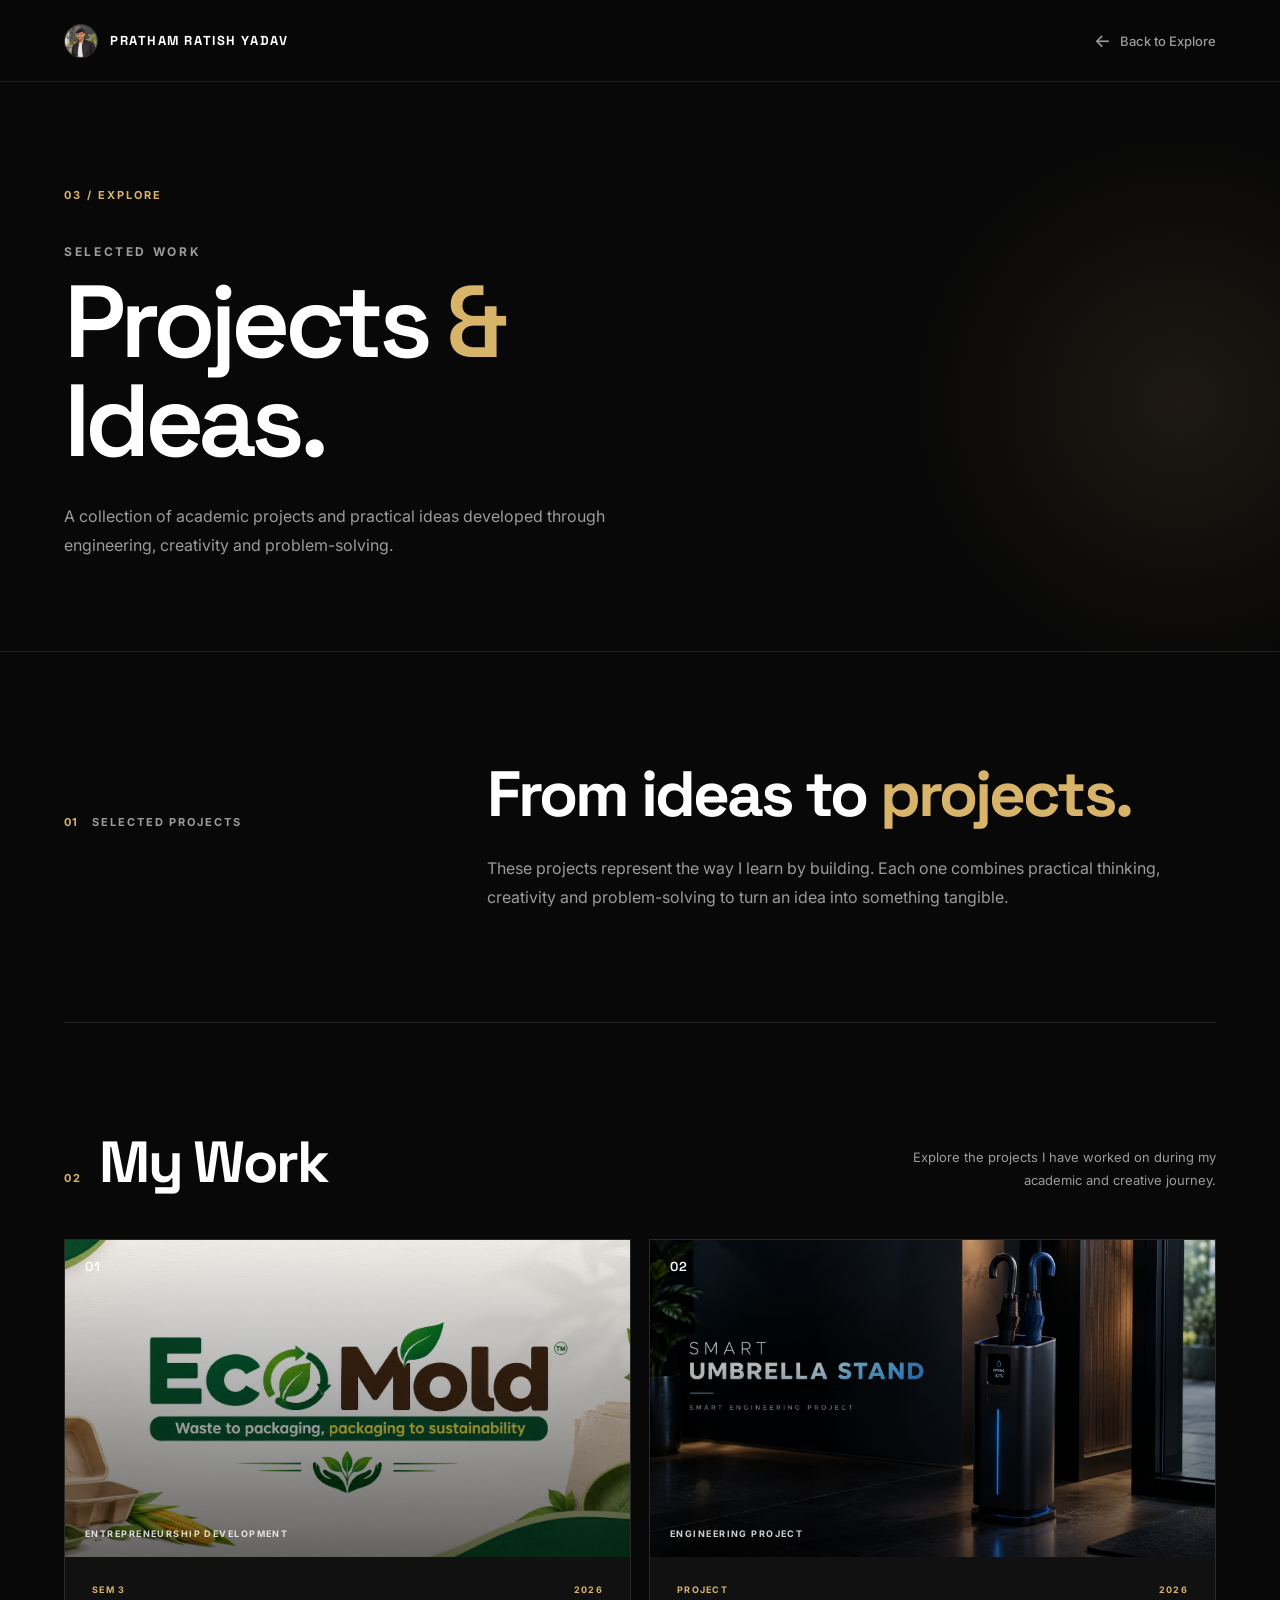
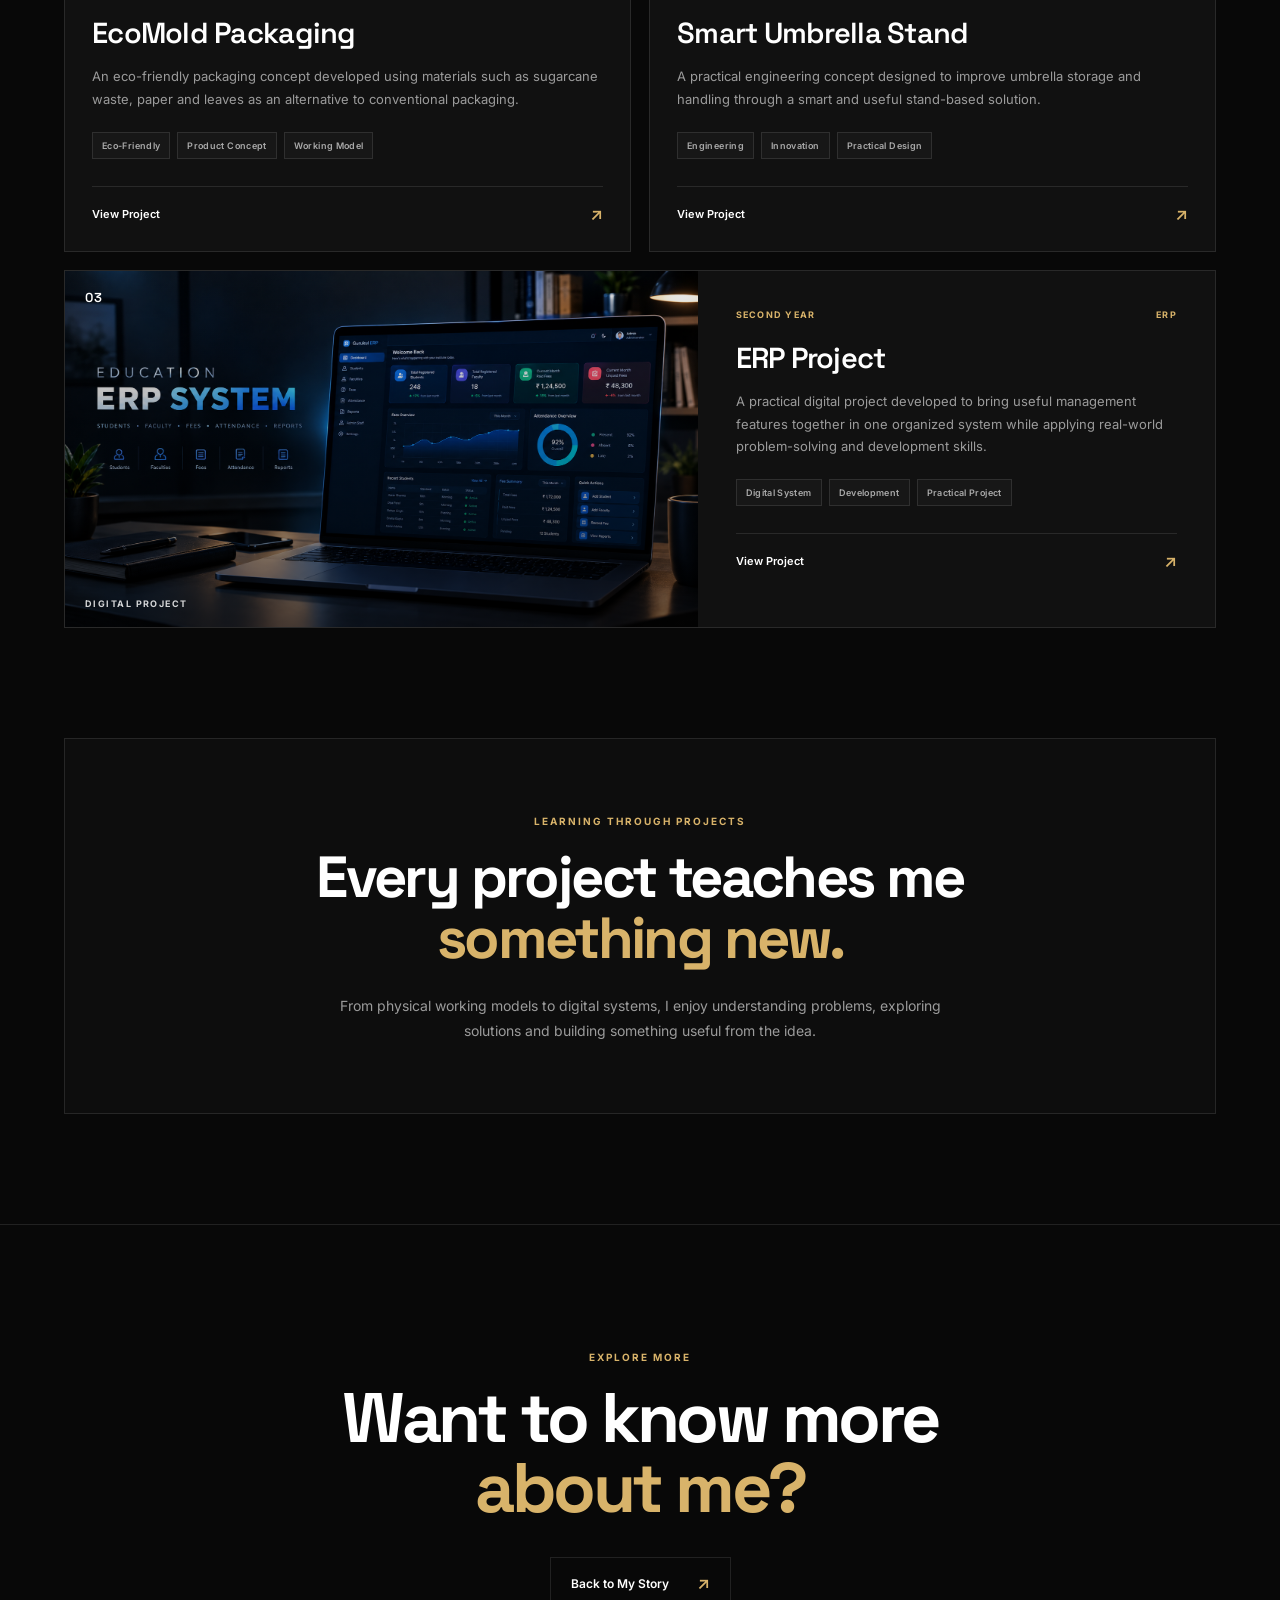
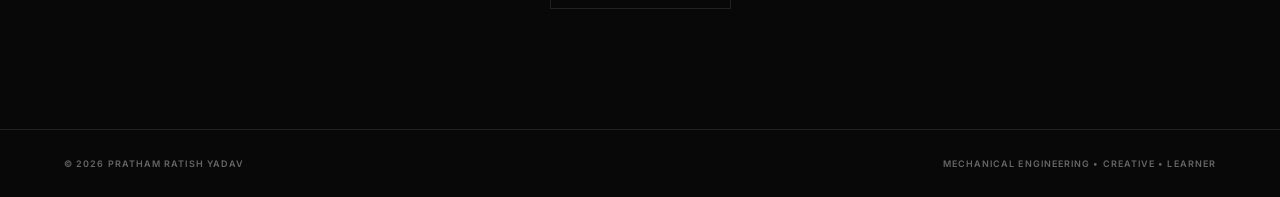
<file: projects.html>
<!DOCTYPE html>
<html lang="en">
<head>
    <meta charset="UTF-8">
    <meta name="viewport" content="width=device-width, initial-scale=1.0">

    <title>Projects — Pratham Ratish Yadav</title>

    <link
        href="https://fonts.googleapis.com/css2?family=Inter:wght@400;500;600;700;800&family=Space+Grotesk:wght@400;500;600;700&display=swap"
        rel="stylesheet"
    >

    <link
        rel="stylesheet"
        href="https://cdnjs.cloudflare.com/ajax/libs/font-awesome/6.5.2/css/all.min.css"
    >

    <link rel="stylesheet" href="projects.css">
</head>

<body>

    <!-- HEADER -->
    <header class="projects-header">

        <a href="./index.html" class="projects-brand">

            <div class="projects-brand-image">
                <img
                    src="images/profile.jpg"
                    alt="Pratham Ratish Yadav"
                >
            </div>

            <span>
                PRATHAM RATISH YADAV
            </span>

        </a>

        <a href="./explore.html" class="projects-back">
            <span>←</span>
            <span>Back to Explore</span>
        </a>

    </header>


    <main>

        <!-- HERO -->
        <section class="projects-hero">

            <div class="projects-hero-inner">

                <span class="projects-number">
                    03 / EXPLORE
                </span>

                <p class="projects-kicker">
                    SELECTED WORK
                </p>

                <h1>
                    Projects <span>&</span><br>
                    Ideas.
                </h1>

                <p class="projects-hero-description">
                    A collection of academic projects and practical ideas
                    developed through engineering, creativity and problem-solving.
                </p>

            </div>

        </section>


        <!-- PROJECT INTRO -->
        <section class="projects-intro">

            <div class="projects-section-label">
                <span>01</span>
                <p>SELECTED PROJECTS</p>
            </div>

            <div class="projects-intro-content">

                <h2>
                    From ideas to <span>projects.</span>
                </h2>

                <p>
                    These projects represent the way I learn by building.
                    Each one combines practical thinking, creativity and
                    problem-solving to turn an idea into something tangible.
                </p>

            </div>

        </section>


        <!-- PROJECTS -->
        <section class="project-list-section">

            <div class="project-list-heading">

                <div>
                    <span class="section-number">
                        02
                    </span>

                    <h2>
                        My Work
                    </h2>
                </div>

                <p>
                    Explore the projects I have worked on during my
                    academic and creative journey.
                </p>

            </div>


            <div class="projects-grid">


                <!-- ECO MOLD -->
                <article class="project-card">

                    <div class="project-image">

                        <img
                            src="images/projects/ecomold/ecomold-banner.jpg"
                            alt="EcoMold Packaging"
                        >

                        <div class="project-image-overlay"></div>

                        <span class="project-image-number">
                            01
                        </span>

                        <span class="project-image-category">
                            ENTREPRENEURSHIP DEVELOPMENT
                        </span>

                    </div>


                    <div class="project-card-content">

                        <div class="project-meta">
                            <span>
                                SEM 3
                            </span>

                            <span>
                                2026
                            </span>
                        </div>

                        <h3>
                            EcoMold Packaging
                        </h3>

                        <p>
                            An eco-friendly packaging concept developed using
                            materials such as sugarcane waste, paper and leaves
                            as an alternative to conventional packaging.
                        </p>

                        <div class="project-tags">

                            <span>
                                Eco-Friendly
                            </span>

                            <span>
                                Product Concept
                            </span>

                            <span>
                                Working Model
                            </span>

                        </div>

                        <a
                            href="./projects/ecomold.html"
                            class="project-view-button"
                        >
                            <span>
                                View Project
                            </span>

                            <span>
                                ↗
                            </span>
                        </a>

                    </div>

                </article>


                <!-- SMART UMBRELLA -->
                <article class="project-card">

                    <div class="project-image">

                        <img
                            src="images/projects/smart-umbrella/smart-umbrella-banner.jpg"
                            alt="Smart Umbrella Stand"
                        >

                        <div class="project-image-overlay"></div>

                        <span class="project-image-number">
                            02
                        </span>

                        <span class="project-image-category">
                            ENGINEERING PROJECT
                        </span>

                    </div>


                    <div class="project-card-content">

                        <div class="project-meta">

                            <span>
                                PROJECT
                            </span>

                            <span>
                                2026
                            </span>

                        </div>

                        <h3>
                            Smart Umbrella Stand
                        </h3>

                        <p>
                            A practical engineering concept designed to
                            improve umbrella storage and handling through
                            a smart and useful stand-based solution.
                        </p>

                        <div class="project-tags">

                            <span>
                                Engineering
                            </span>

                            <span>
                                Innovation
                            </span>

                            <span>
                                Practical Design
                            </span>

                        </div>

                        <a
                            href="./projects/smart-umbrella.html"
                            class="project-view-button"
                        >
                            <span>
                                View Project
                            </span>

                            <span>
                                ↗
                            </span>
                        </a>

                    </div>

                </article>


                <!-- ERP -->
                <article class="project-card project-card-wide">

                    <div class="project-image">

                        <img
                            src="images/projects/erp/erp-banner.jpg"
                            alt="ERP Project"
                        >

                        <div class="project-image-overlay"></div>

                        <span class="project-image-number">
                            03
                        </span>

                        <span class="project-image-category">
                            DIGITAL PROJECT
                        </span>

                    </div>


                    <div class="project-card-content">

                        <div class="project-meta">

                            <span>
                                SECOND YEAR
                            </span>

                            <span>
                                ERP
                            </span>

                        </div>

                        <h3>
                            ERP Project
                        </h3>

                        <p>
                            A practical digital project developed to bring
                            useful management features together in one
                            organized system while applying real-world
                            problem-solving and development skills.
                        </p>

                        <div class="project-tags">

                            <span>
                                Digital System
                            </span>

                            <span>
                                Development
                            </span>

                            <span>
                                Practical Project
                            </span>

                        </div>

                        <a
                            href="./projects/erp.html"
                            class="project-view-button"
                        >
                            <span>
                                View Project
                            </span>

                            <span>
                                ↗
                            </span>
                        </a>

                    </div>

                </article>


            </div>

        </section>


        <!-- PROJECT NOTE -->
        <section class="project-note-section">

            <div class="project-note">

                <span>
                    LEARNING THROUGH PROJECTS
                </span>

                <h2>
                    Every project teaches me
                    <span>something new.</span>
                </h2>

                <p>
                    From physical working models to digital systems,
                    I enjoy understanding problems, exploring solutions
                    and building something useful from the idea.
                </p>

            </div>

        </section>


        <!-- BACK CTA -->
        <section class="projects-cta">

            <div class="projects-cta-inner">

                <span>
                    EXPLORE MORE
                </span>

                <h2>
                    Want to know more
                    <span>about me?</span>
                </h2>

                <a
                    href="./index.html#about"
                    class="projects-cta-button"
                >
                    <span>
                        Back to My Story
                    </span>

                    <span>
                        ↗
                    </span>
                </a>

            </div>

        </section>

    </main>


    <!-- FOOTER -->
    <footer class="projects-footer">

        <div>
            © 2026 PRATHAM RATISH YADAV
        </div>

        <div>
            MECHANICAL ENGINEERING • CREATIVE • LEARNER
        </div>

    </footer>

</body>
</html>
</file>
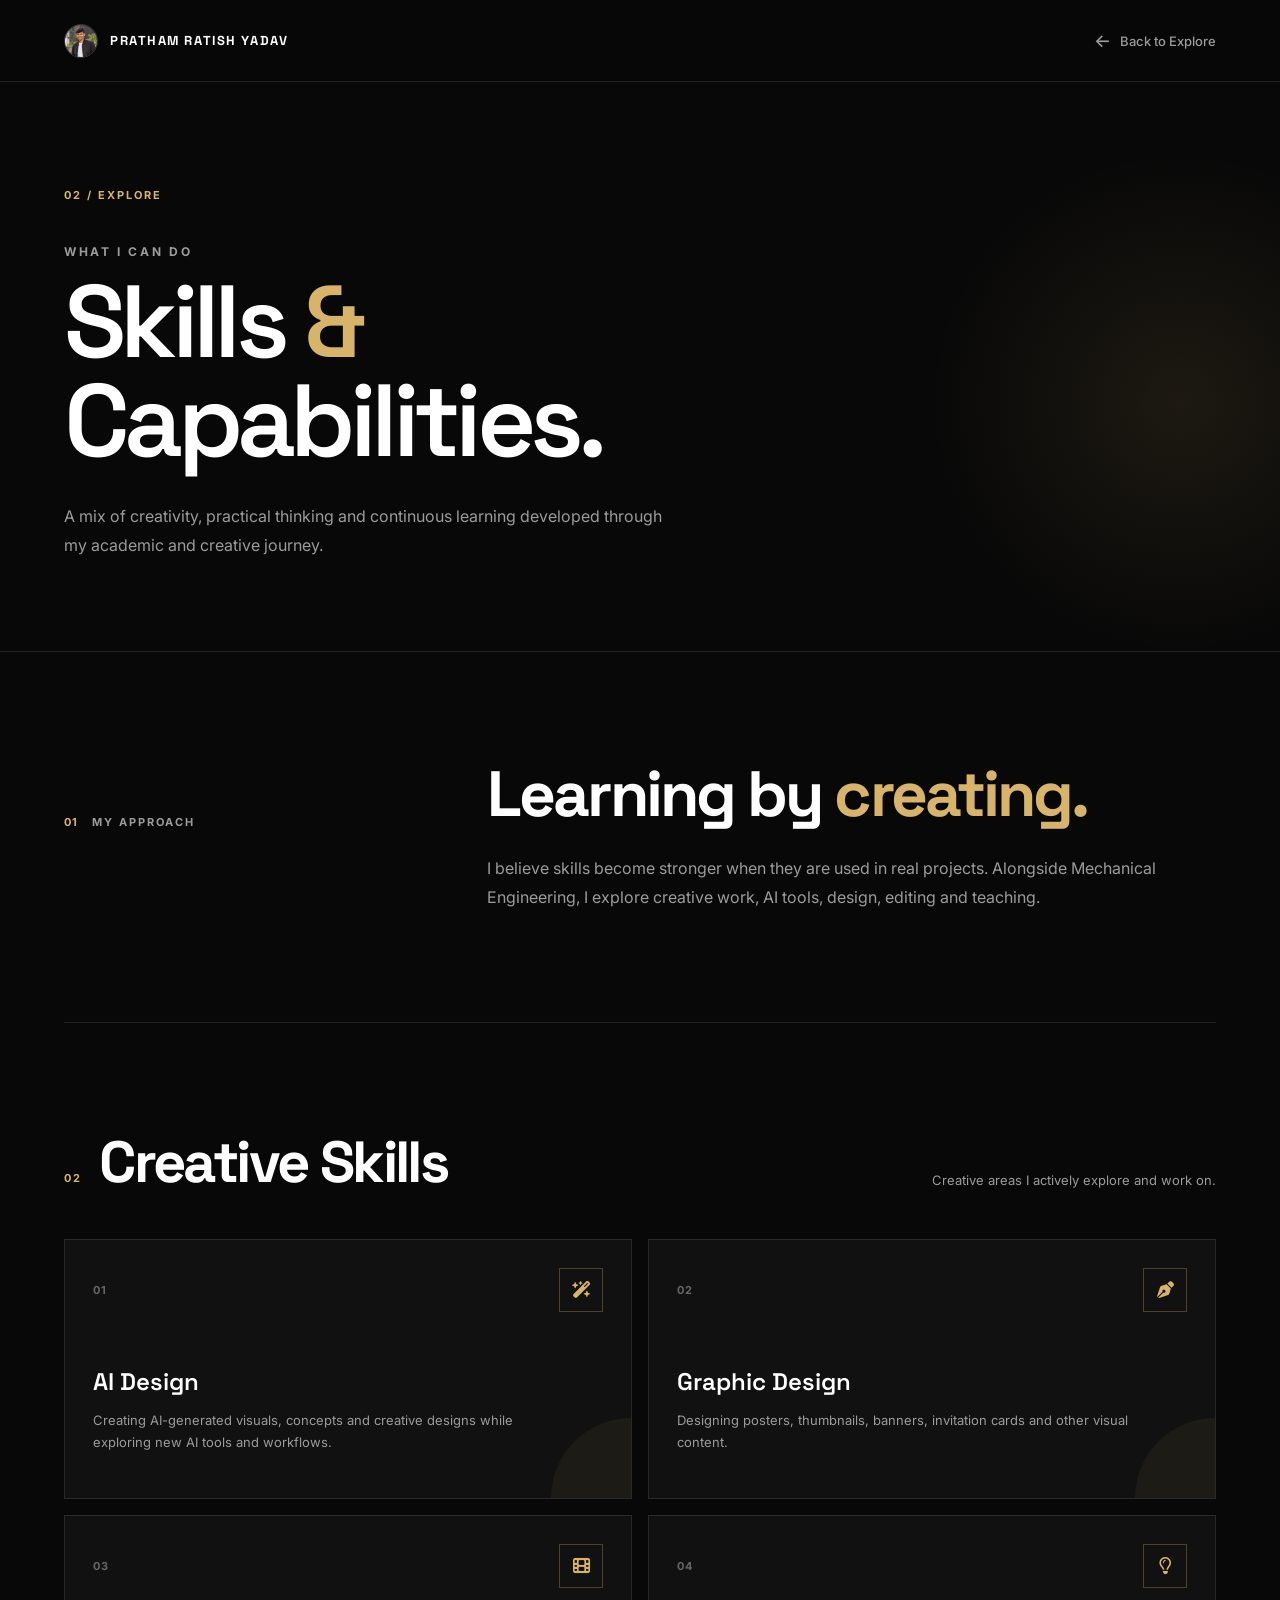
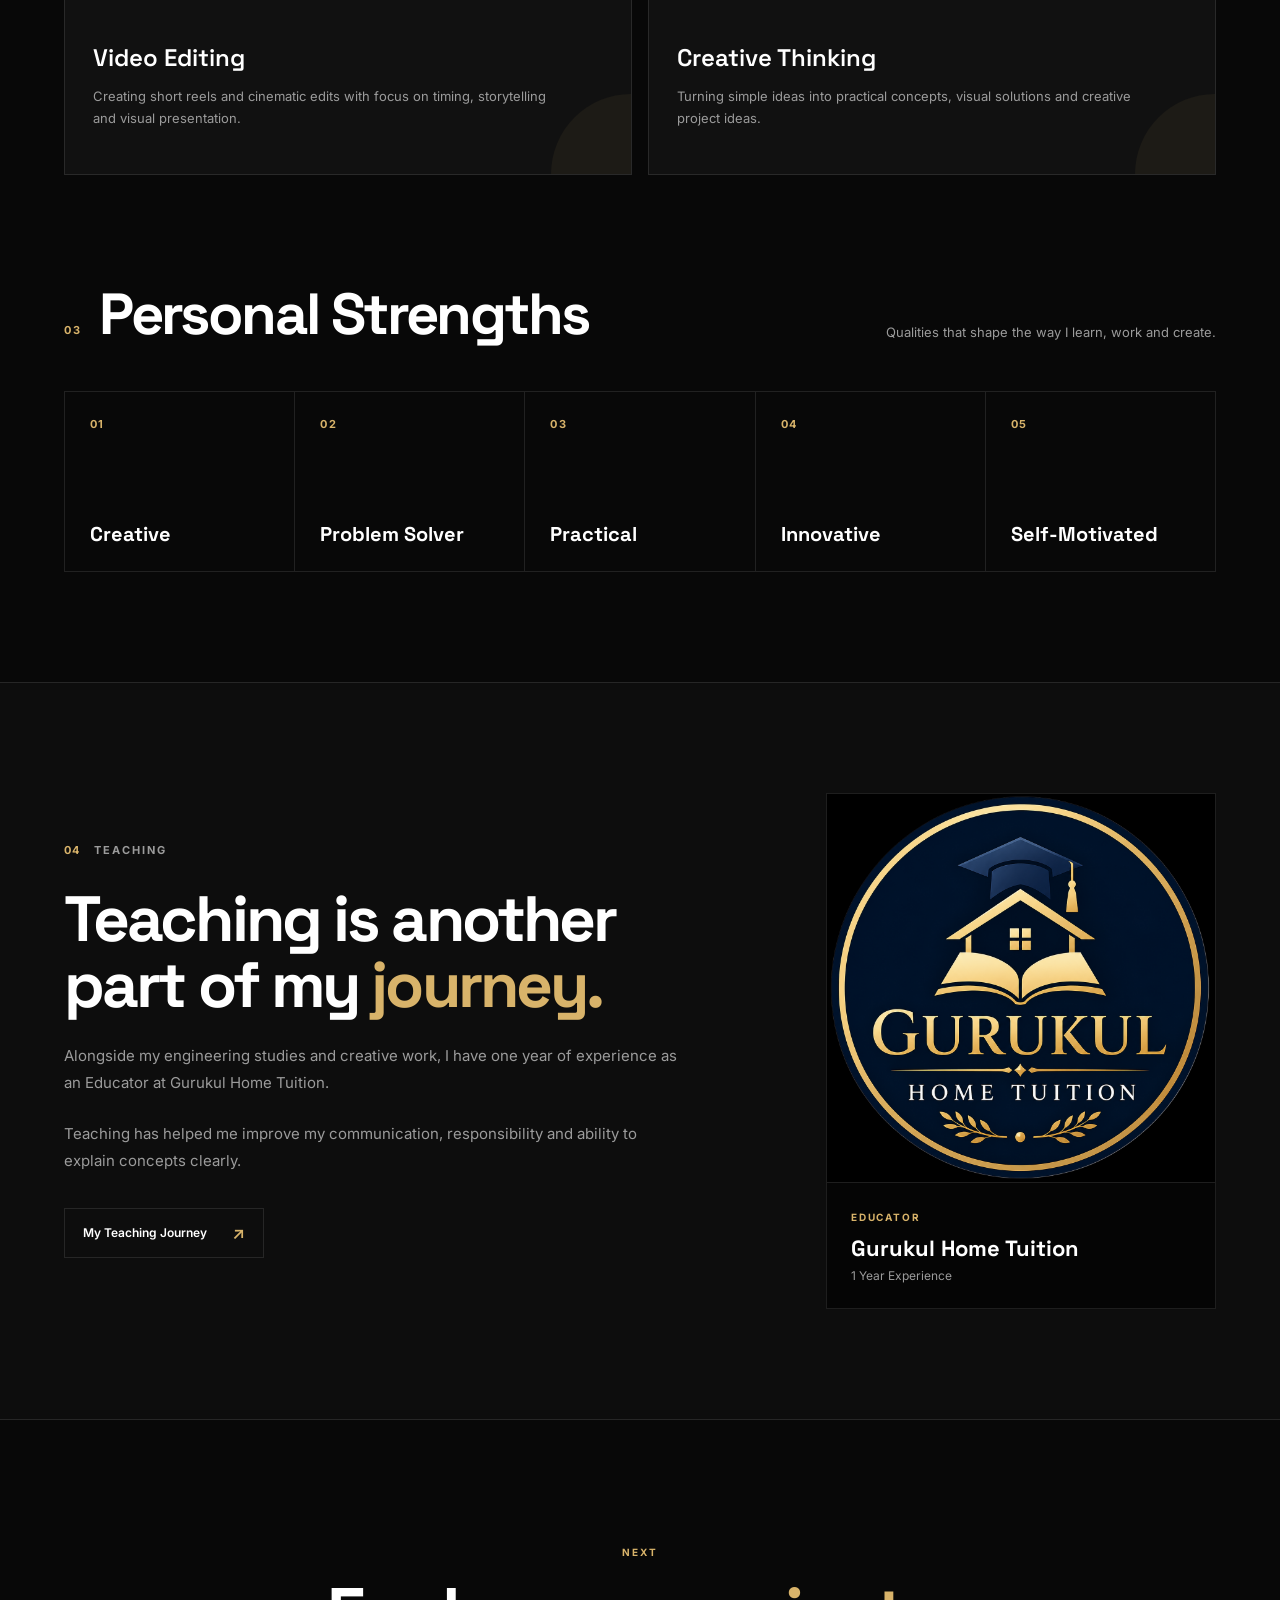
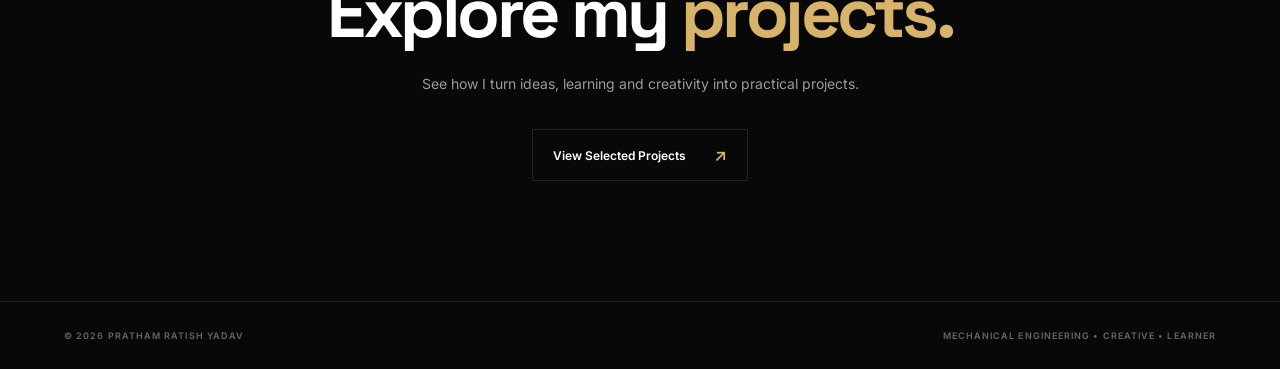
<file: skills.html>
<!DOCTYPE html>
<html lang="en">
<head>
    <meta charset="UTF-8">
    <meta name="viewport" content="width=device-width, initial-scale=1.0">

    <title>Skills — Pratham Ratish Yadav</title>

    <link
        href="https://fonts.googleapis.com/css2?family=Inter:wght@400;500;600;700;800&family=Space+Grotesk:wght@400;500;600;700&display=swap"
        rel="stylesheet"
    >

    <link
        rel="stylesheet"
        href="https://cdnjs.cloudflare.com/ajax/libs/font-awesome/6.5.2/css/all.min.css"
    >

    <link rel="stylesheet" href="skills.css">
</head>

<body>

    <!-- HEADER -->
    <header class="skills-header">

        <a href="./index.html" class="skills-brand">

            <div class="skills-brand-image">
                <img
                    src="images/profile.jpg"
                    alt="Pratham Ratish Yadav"
                >
            </div>

            <span>
                PRATHAM RATISH YADAV
            </span>

        </a>

        <a href="./explore.html" class="skills-back">
            <span>←</span>
            <span>Back to Explore</span>
        </a>

    </header>


    <!-- HERO -->
    <main>

        <section class="skills-hero">

            <div class="skills-hero-inner">

                <span class="skills-number">
                    02 / EXPLORE
                </span>

                <p class="skills-kicker">
                    WHAT I CAN DO
                </p>

                <h1>
                    Skills <span>&</span><br>
                    Capabilities.
                </h1>

                <p class="skills-hero-description">
                    A mix of creativity, practical thinking and continuous
                    learning developed through my academic and creative journey.
                </p>

            </div>

        </section>


        <!-- APPROACH -->
        <section class="skills-intro">

            <div class="skills-section-label">
                <span>01</span>
                <p>MY APPROACH</p>
            </div>

            <div class="skills-intro-content">

                <h2>
                    Learning by <span>creating.</span>
                </h2>

                <p>
                    I believe skills become stronger when they are used in
                    real projects. Alongside Mechanical Engineering, I explore
                    creative work, AI tools, design, editing and teaching.
                </p>

            </div>

        </section>


        <!-- CREATIVE SKILLS -->
        <section class="skills-section">

            <div class="skills-section-heading">

                <div>
                    <span class="section-number">
                        02
                    </span>

                    <h2>
                        Creative Skills
                    </h2>
                </div>

                <p>
                    Creative areas I actively explore and work on.
                </p>

            </div>


            <div class="skills-grid">

                <!-- AI DESIGN -->
                <article class="skill-card">

                    <div class="skill-card-top">

                        <span class="skill-number">
                            01
                        </span>

                        <div class="skill-icon">
                            <i class="fa-solid fa-wand-magic-sparkles"></i>
                        </div>

                    </div>

                    <h3>
                        AI Design
                    </h3>

                    <p>
                        Creating AI-generated visuals, concepts and creative
                        designs while exploring new AI tools and workflows.
                    </p>

                </article>


                <!-- GRAPHIC DESIGN -->
                <article class="skill-card">

                    <div class="skill-card-top">

                        <span class="skill-number">
                            02
                        </span>

                        <div class="skill-icon">
                            <i class="fa-solid fa-pen-nib"></i>
                        </div>

                    </div>

                    <h3>
                        Graphic Design
                    </h3>

                    <p>
                        Designing posters, thumbnails, banners, invitation
                        cards and other visual content.
                    </p>

                </article>


                <!-- VIDEO EDITING -->
                <article class="skill-card">

                    <div class="skill-card-top">

                        <span class="skill-number">
                            03
                        </span>

                        <div class="skill-icon">
                            <i class="fa-solid fa-film"></i>
                        </div>

                    </div>

                    <h3>
                        Video Editing
                    </h3>

                    <p>
                        Creating short reels and cinematic edits with focus
                        on timing, storytelling and visual presentation.
                    </p>

                </article>


                <!-- CREATIVE THINKING -->
                <article class="skill-card">

                    <div class="skill-card-top">

                        <span class="skill-number">
                            04
                        </span>

                        <div class="skill-icon">
                            <i class="fa-regular fa-lightbulb"></i>
                        </div>

                    </div>

                    <h3>
                        Creative Thinking
                    </h3>

                    <p>
                        Turning simple ideas into practical concepts,
                        visual solutions and creative project ideas.
                    </p>

                </article>

            </div>

        </section>


        <!-- PERSONAL STRENGTHS -->
        <section class="strengths-section">

            <div class="skills-section-heading">

                <div>

                    <span class="section-number">
                        03
                    </span>

                    <h2>
                        Personal Strengths
                    </h2>

                </div>

                <p>
                    Qualities that shape the way I learn, work and create.
                </p>

            </div>


            <div class="strengths-grid">

                <div class="strength-item">
                    <span>01</span>
                    <h3>Creative</h3>
                </div>

                <div class="strength-item">
                    <span>02</span>
                    <h3>Problem Solver</h3>
                </div>

                <div class="strength-item">
                    <span>03</span>
                    <h3>Practical</h3>
                </div>

                <div class="strength-item">
                    <span>04</span>
                    <h3>Innovative</h3>
                </div>

                <div class="strength-item">
                    <span>05</span>
                    <h3>Self-Motivated</h3>
                </div>

            </div>

        </section>


        <!-- TEACHING -->
        <section class="teaching-section">

            <div class="teaching-content">

                <div class="teaching-text">

                    <div class="skills-section-label">

                        <span>04</span>

                        <p>
                            TEACHING
                        </p>

                    </div>

                    <h2>
                        Teaching is another<br>
                        part of my <span>journey.</span>
                    </h2>

                    <p class="teaching-description">
                        Alongside my engineering studies and creative work,
                        I have one year of experience as an Educator at
                        Gurukul Home Tuition.
                    </p>

                    <p class="teaching-description">
                        Teaching has helped me improve my communication,
                        responsibility and ability to explain concepts
                        clearly.
                    </p>

                    <a
                        href="./teaching.html"
                        class="teaching-btn"
                    >
                        <span>
                            My Teaching Journey
                        </span>

                        <span>
                            ↗
                        </span>
                    </a>

                </div>


                <!-- GURUKUL LOGO -->
                <div class="teaching-logo-column">

                    <div class="teaching-logo-card">

                        <div class="teaching-logo-image">

                            <img
                                src="images/gurukul-logo.png"
                                alt="Gurukul Home Tuition"
                            >

                        </div>

                        <div class="teaching-logo-caption">

                            <span>
                                EDUCATOR
                            </span>

                            <h3>
                                Gurukul Home Tuition
                            </h3>

                            <p>
                                1 Year Experience
                            </p>

                        </div>

                    </div>

                </div>

            </div>

        </section>


        <!-- BOTTOM CTA -->
        <section class="skills-cta">

            <div class="skills-cta-inner">

                <span>
                    NEXT
                </span>

                <h2>
                    Explore my <span>projects.</span>
                </h2>

                <p>
                    See how I turn ideas, learning and creativity
                    into practical projects.
                </p>

                <a
                    href="./projects.html"
                    class="skills-cta-button"
                >
                    <span>
                        View Selected Projects
                    </span>

                    <span>
                        ↗
                    </span>
                </a>

            </div>

        </section>

    </main>


    <!-- FOOTER -->
    <footer class="skills-footer">

        <div>
            © 2026 PRATHAM RATISH YADAV
        </div>

        <div>
            MECHANICAL ENGINEERING • CREATIVE • LEARNER
        </div>

    </footer>


</body>
</html>
</file>
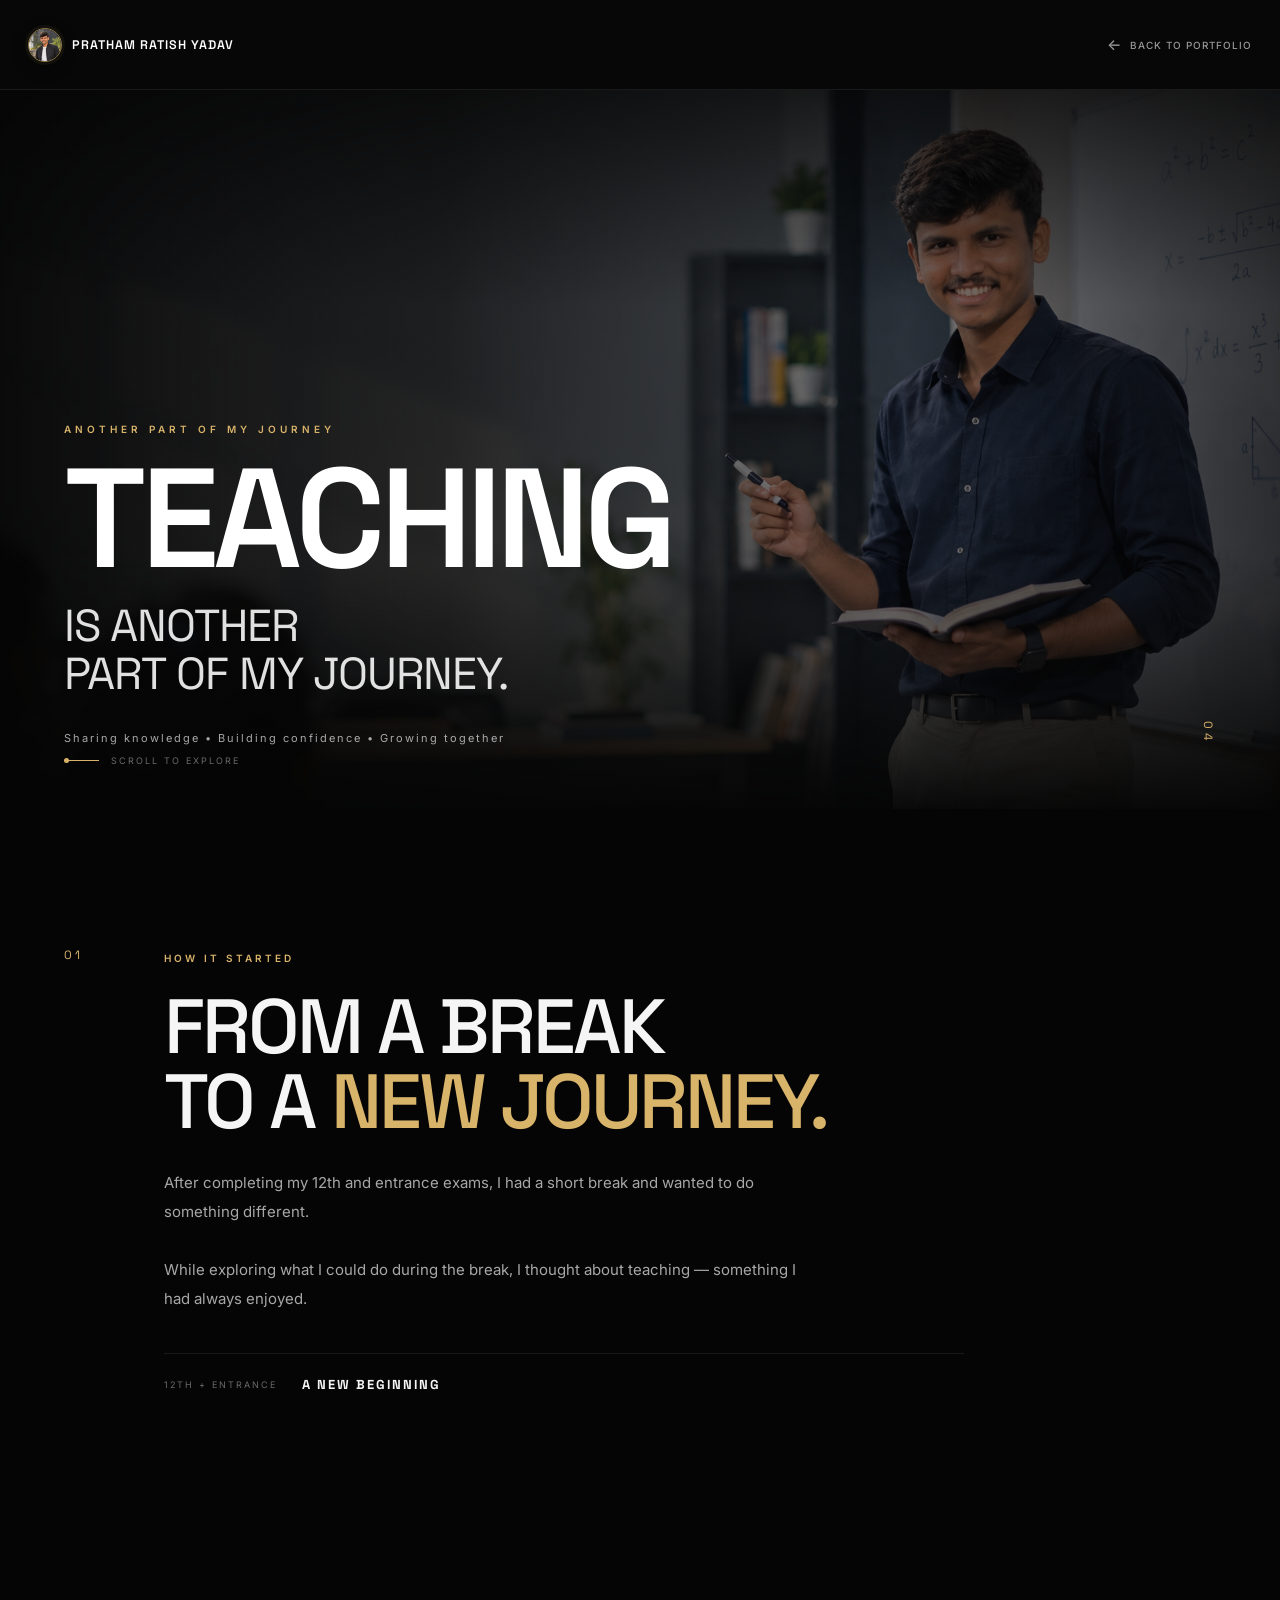
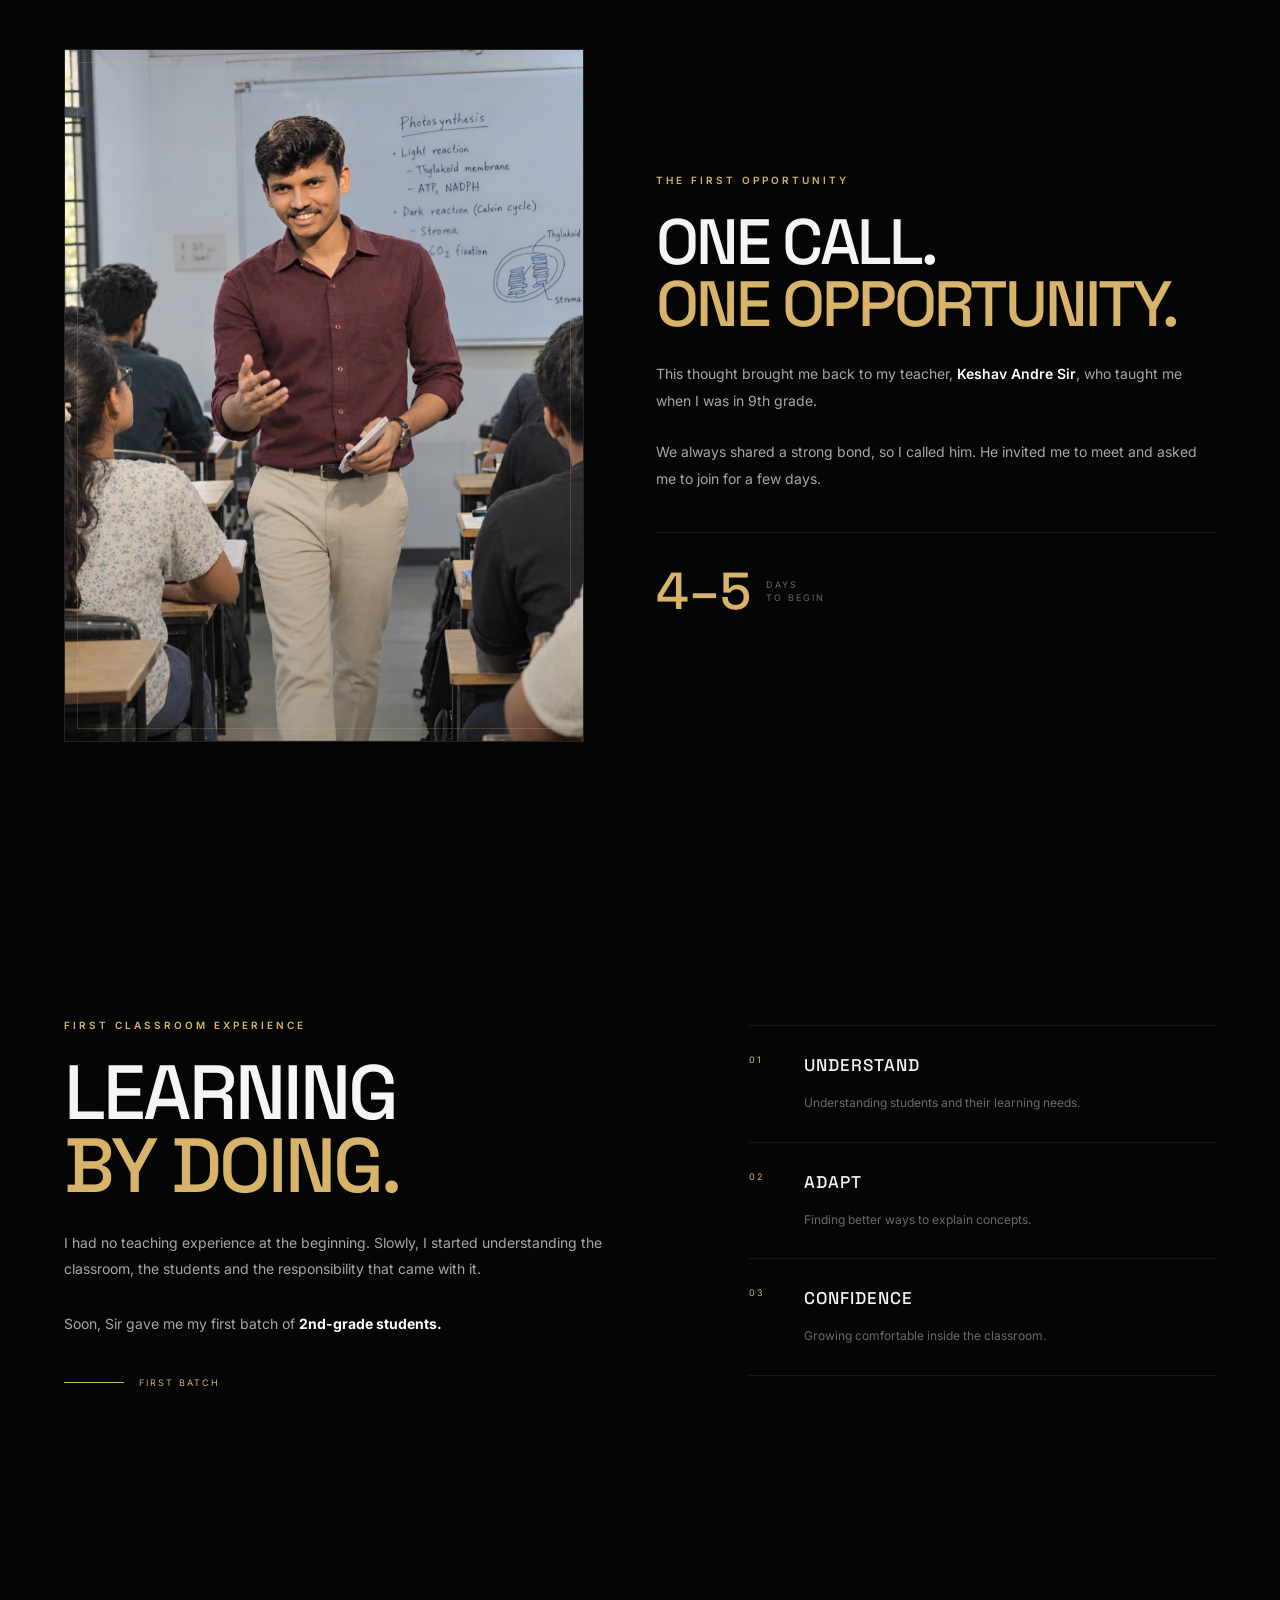
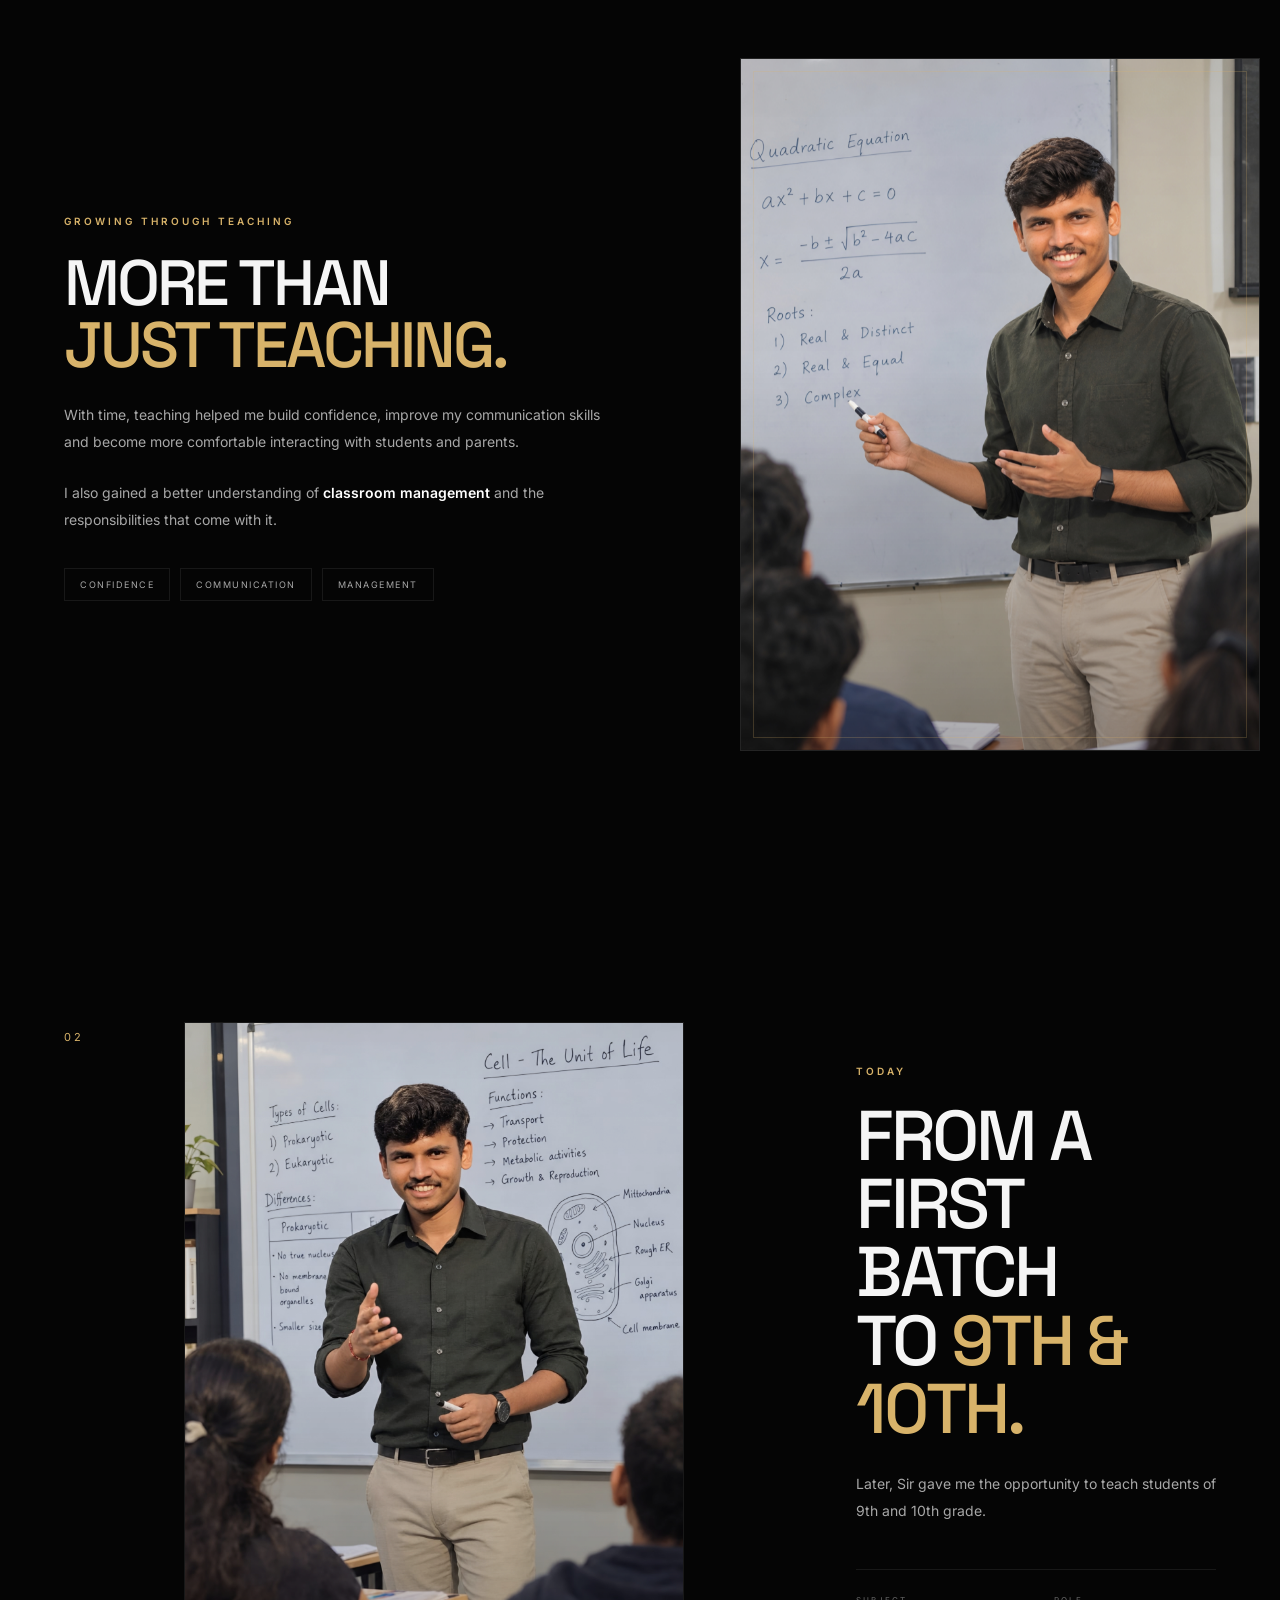
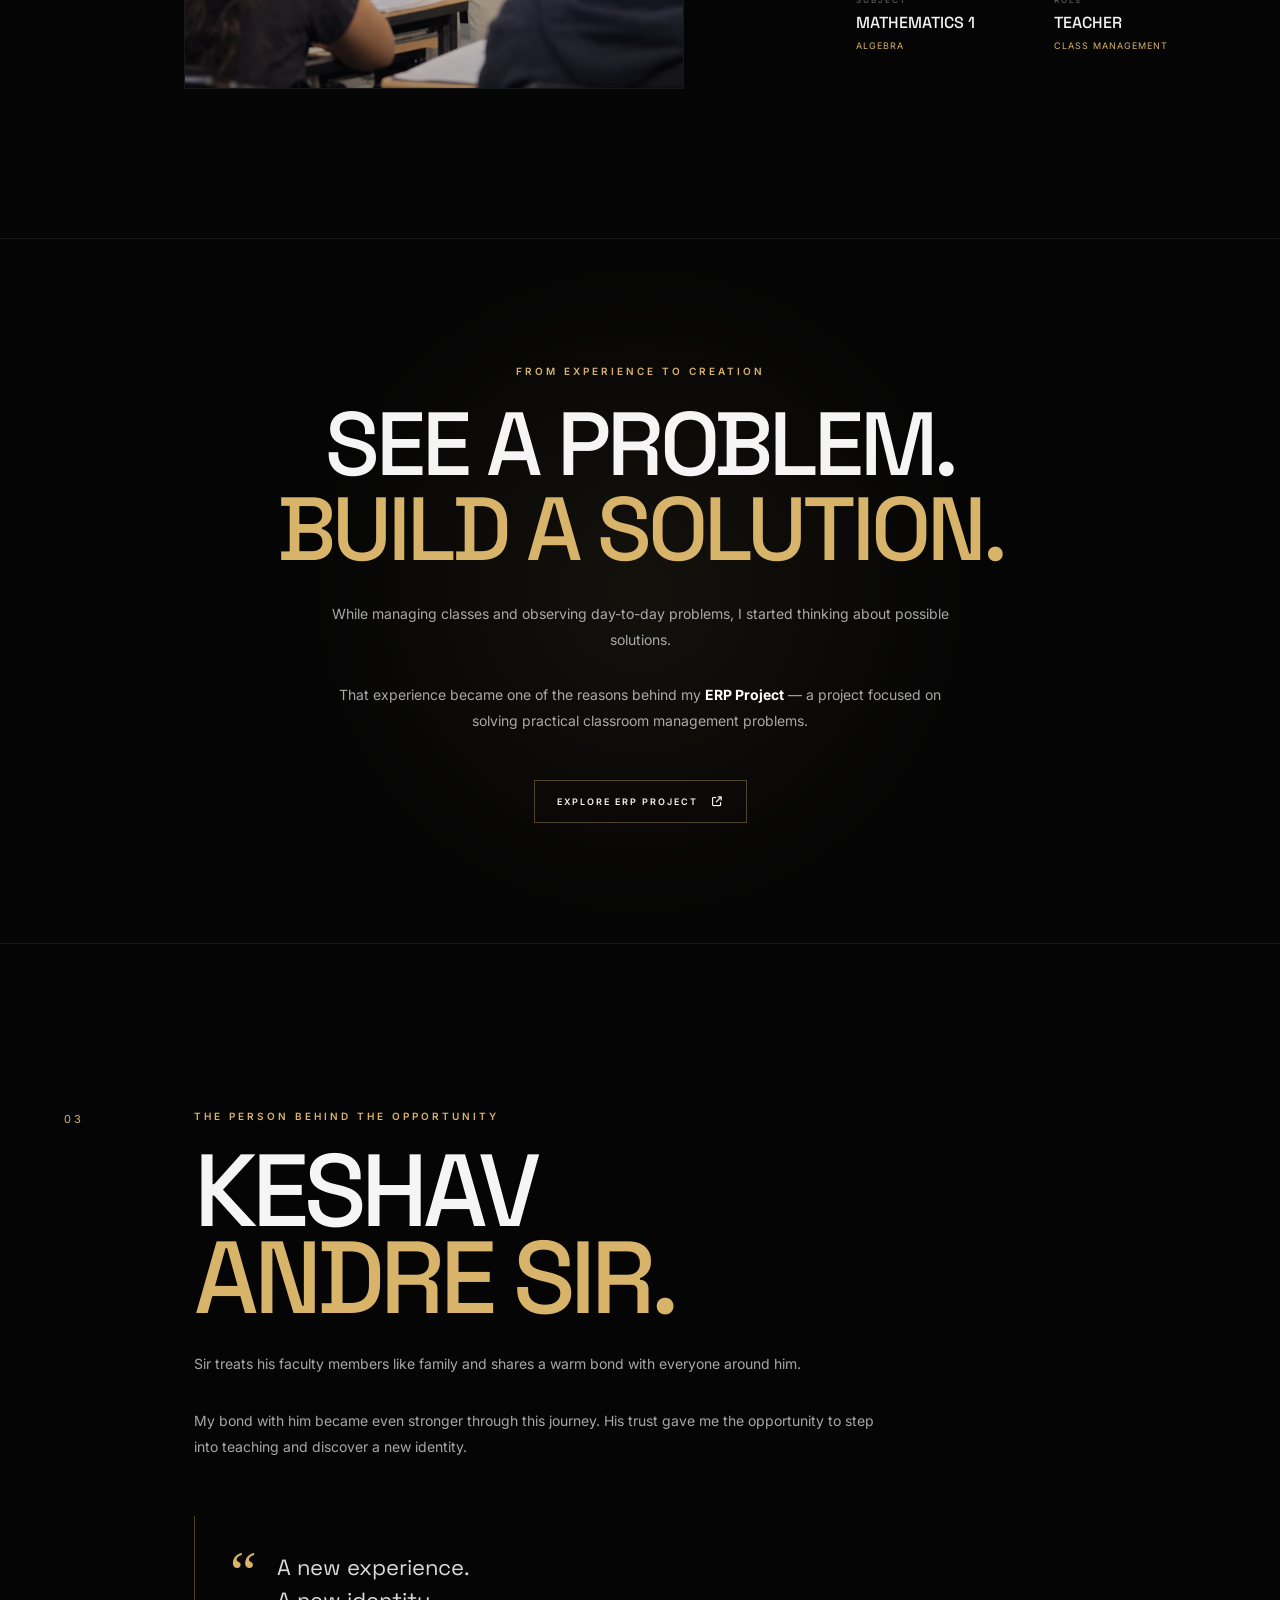
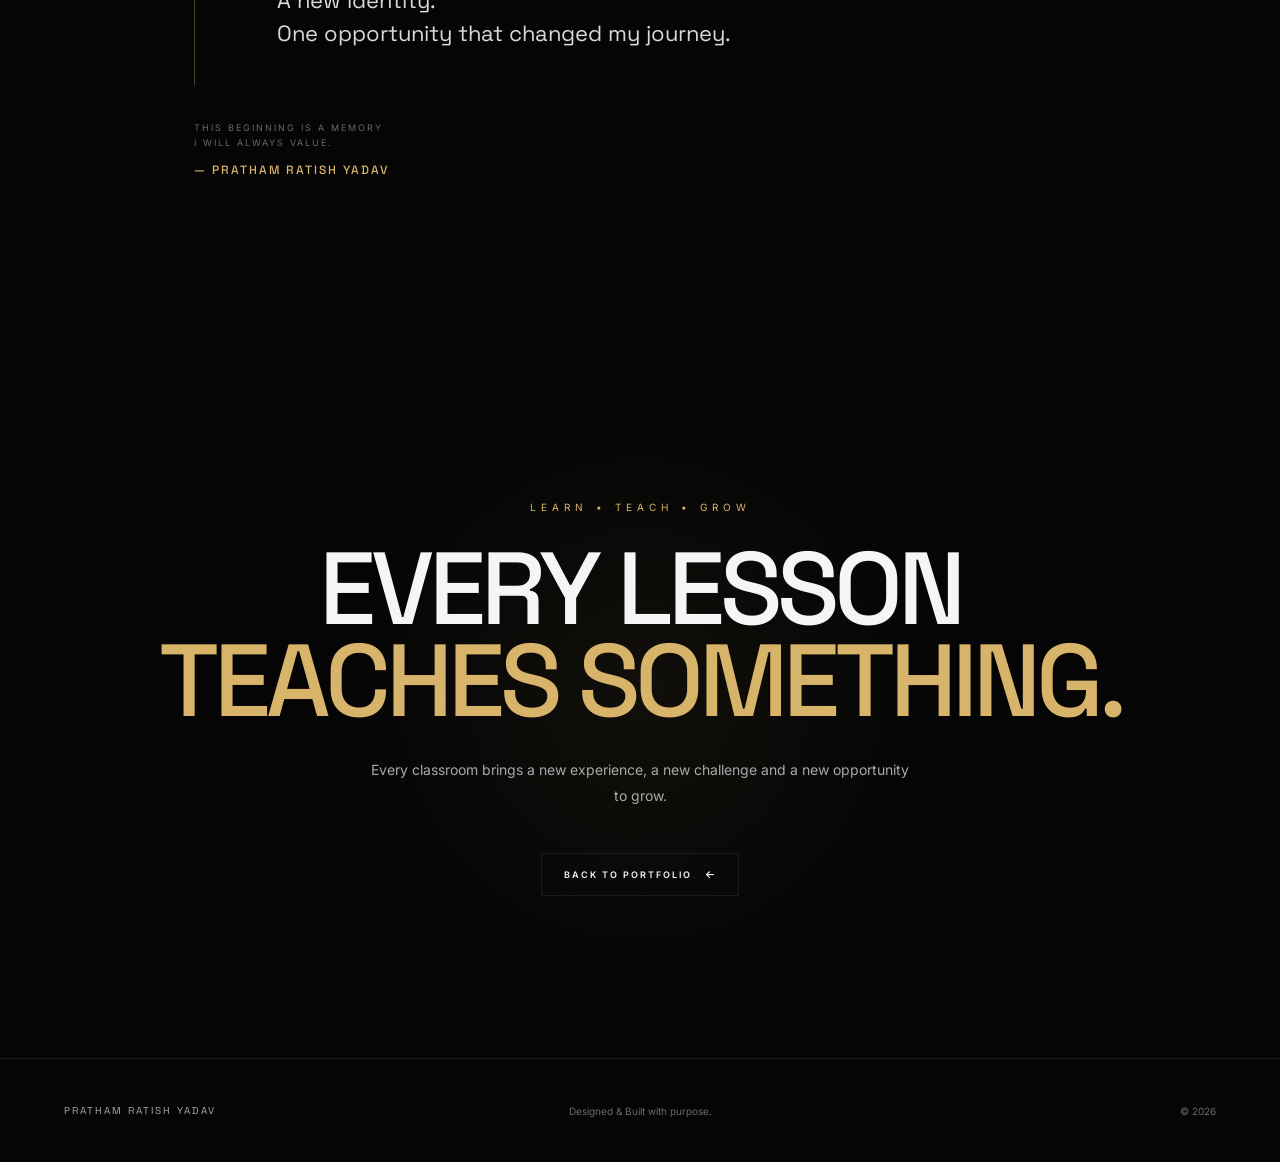
<file: teaching.html>
<!DOCTYPE html>
<html lang="en">

<head>

    <meta charset="UTF-8">
    <meta name="viewport" content="width=device-width, initial-scale=1.0">

    <title>Teaching | Pratham Ratish Yadav</title>

    <meta
        name="description"
        content="Teaching journey of Pratham Ratish Yadav — from his first classroom experience to teaching Mathematics 1 for 9th and 10th grade students."
    >

    <!-- GOOGLE FONTS -->

    <link rel="preconnect" href="https://fonts.googleapis.com">
    <link rel="preconnect" href="https://fonts.gstatic.com" crossorigin>

    <link
        href="https://fonts.googleapis.com/css2?family=Inter:wght@400;500;600;700&family=Space+Grotesk:wght@400;500;600;700&display=swap"
        rel="stylesheet"
    >

    <!-- FONT AWESOME -->

    <link
        rel="stylesheet"
        href="https://cdnjs.cloudflare.com/ajax/libs/font-awesome/6.5.2/css/all.min.css"
    >

    <!-- TEACHING CSS -->

    <link rel="stylesheet" href="teaching.css">

</head>


<body>


<!-- =====================================================
     HEADER
===================================================== -->

<header class="teaching-header">

    <a href="index.html" class="teaching-logo">

        <img
            src="images/profile.jpg"
            alt="Pratham Ratish Yadav"
            class="teaching-profile"
        >

        <span>
            PRATHAM RATISH YADAV
        </span>

    </a>


    <a href="index.html" class="teaching-back">

        <span>←</span>

        BACK TO PORTFOLIO

    </a>

</header>



<!-- =====================================================
     HERO
===================================================== -->

<main>

<section class="teaching-hero">

    <div class="teaching-hero-image">

        <img
            src="images/teaching/teaching-hero.jpg"
            alt="Pratham Ratish Yadav teaching"
        >

    </div>


    <div class="teaching-hero-overlay"></div>


    <div class="teaching-hero-content">

        <span class="teaching-hero-label">
            ANOTHER PART OF MY JOURNEY
        </span>


        <h1>
            TEACHING
        </h1>


        <h2>
            IS ANOTHER<br>
            PART OF MY JOURNEY.
        </h2>


        <p>
            Sharing knowledge • Building confidence • Growing together
        </p>

    </div>


    <div class="teaching-hero-number">
        04
    </div>


    <div class="teaching-hero-scroll">

        <span></span>

        SCROLL TO EXPLORE

    </div>

</section>



<!-- =====================================================
     INTRO
===================================================== -->

<section class="teaching-intro">

    <div class="teaching-intro-number">
        01
    </div>


    <div class="teaching-intro-content">

        <span class="section-label">
            HOW IT STARTED
        </span>


        <h2>
            FROM A BREAK<br>
            TO A <span>NEW JOURNEY.</span>
        </h2>


        <p>
            After completing my 12th and entrance exams, I had a short
            break and wanted to do something different.
        </p>


        <p>
            While exploring what I could do during the break,
            I thought about teaching — something I had always enjoyed.
        </p>


        <div class="teaching-highlight">

            <span>
                12TH + ENTRANCE
            </span>

            <strong>
                A NEW BEGINNING
            </strong>

        </div>

    </div>

</section>



<!-- =====================================================
     FIRST OPPORTUNITY
===================================================== -->

<section class="teaching-story">

    <div class="story-image reveal photo-reveal">

        <img
            src="images/teaching/teaching-01.jpg"
            alt="Pratham Ratish Yadav teaching"
            loading="lazy"
        >

        <div class="photo-overlay"></div>

    </div>


    <div class="story-content">

        <span class="section-label">
            THE FIRST OPPORTUNITY
        </span>


        <h2>
            ONE CALL.<br>
            <span>ONE OPPORTUNITY.</span>
        </h2>


        <p>
            This thought brought me back to my teacher,
            <strong>Keshav Andre Sir</strong>, who taught me when
            I was in 9th grade.
        </p>


        <p>
            We always shared a strong bond, so I called him.
            He invited me to meet and asked me to join for
            a few days.
        </p>


        <div class="story-stat">

            <strong>4–5</strong>

            <span>
                DAYS<br>
                TO BEGIN
            </span>

        </div>

    </div>

</section>



<!-- =====================================================
     FIRST CLASSROOM EXPERIENCE
===================================================== -->

<section class="teaching-experience">

    <div class="experience-content">

        <span class="section-label">
            FIRST CLASSROOM EXPERIENCE
        </span>


        <h2>
            LEARNING<br>
            <span>BY DOING.</span>
        </h2>


        <p>
            I had no teaching experience at the beginning.
            Slowly, I started understanding the classroom,
            the students and the responsibility that came with it.
        </p>


        <p>
            Soon, Sir gave me my first batch of
            <strong>2nd-grade students.</strong>
        </p>


        <div class="experience-line">

            <span></span>

            <p>
                FIRST BATCH
            </p>

        </div>

    </div>


    <div class="experience-side">

        <div class="experience-card reveal">

            <span>01</span>

            <strong>
                UNDERSTAND
            </strong>

            <p>
                Understanding students
                and their learning needs.
            </p>

        </div>


        <div class="experience-card reveal">

            <span>02</span>

            <strong>
                ADAPT
            </strong>

            <p>
                Finding better ways
                to explain concepts.
            </p>

        </div>


        <div class="experience-card reveal">

            <span>03</span>

            <strong>
                CONFIDENCE
            </strong>

            <p>
                Growing comfortable
                inside the classroom.
            </p>

        </div>

    </div>

</section>



<!-- =====================================================
     BUILDING CONFIDENCE
===================================================== -->

<section class="teaching-story reverse">

    <div class="story-image reveal photo-reveal">

        <img
            src="images/teaching/teaching-02.jpg"
            alt="Pratham Ratish Yadav teaching students"
            loading="lazy"
        >

        <div class="photo-overlay"></div>

    </div>


    <div class="story-content">

        <span class="section-label">
            GROWING THROUGH TEACHING
        </span>


        <h2>
            MORE THAN<br>
            <span>JUST TEACHING.</span>
        </h2>


        <p>
            With time, teaching helped me build confidence,
            improve my communication skills and become more
            comfortable interacting with students and parents.
        </p>


        <p>
            I also gained a better understanding of
            <strong>classroom management</strong> and the
            responsibilities that come with it.
        </p>


        <div class="skill-points">

            <span>CONFIDENCE</span>
            <span>COMMUNICATION</span>
            <span>MANAGEMENT</span>

        </div>

    </div>

</section>



<!-- =====================================================
     TODAY
===================================================== -->

<section class="teaching-today">

    <div class="today-number">
        02
    </div>


    <!-- IMAGE — LEFT -->

    <div class="today-image reveal photo-reveal">

        <img
            src="images/teaching/teaching-03.jpg"
            alt="Pratham Ratish Yadav teaching Mathematics"
            loading="lazy"
        >

        <div class="photo-overlay"></div>

    </div>


    <!-- CONTENT — RIGHT -->

    <div class="today-content">

        <span class="section-label">
            TODAY
        </span>


        <h2>
            FROM A FIRST BATCH<br>
            TO <span>9TH & 10TH.</span>
        </h2>


        <p>
            Later, Sir gave me the opportunity to teach
            students of 9th and 10th grade.
        </p>


        <div class="today-role">

            <div>

                <span>
                    SUBJECT
                </span>

                <strong>
                    MATHEMATICS 1
                </strong>

                <small>
                    ALGEBRA
                </small>

            </div>


            <div>

                <span>
                    ROLE
                </span>

                <strong>
                    TEACHER
                </strong>

                <small>
                    CLASS MANAGEMENT
                </small>

            </div>

        </div>

    </div>

</section>



<!-- =====================================================
     ERP CONNECTION
===================================================== -->

<section class="teaching-erp">

    <div class="erp-content">

        <span class="section-label">
            FROM EXPERIENCE TO CREATION
        </span>


        <h2>
            SEE A PROBLEM.<br>
            <span>BUILD A SOLUTION.</span>
        </h2>


        <p>
            While managing classes and observing day-to-day
            problems, I started thinking about possible solutions.
        </p>


        <p>
            That experience became one of the reasons behind
            my <strong>ERP Project</strong> — a project focused
            on solving practical classroom management problems.
        </p>


        <a href="projects.html" class="erp-button">

            <span>
                EXPLORE ERP PROJECT
            </span>

            <i class="fa-solid fa-arrow-up-right-from-square"></i>

        </a>

    </div>

</section>



<!-- =====================================================
     KESHAV ANDRE SIR
===================================================== -->

<section class="teaching-mentor">

    <div class="mentor-number">
        03
    </div>


    <div class="mentor-content">

        <span class="section-label">
            THE PERSON BEHIND THE OPPORTUNITY
        </span>


        <h2>
            KESHAV<br>
            <span>ANDRE SIR.</span>
        </h2>


        <p>
            Sir treats his faculty members like family and
            shares a warm bond with everyone around him.
        </p>


        <p>
            My bond with him became even stronger through
            this journey. His trust gave me the opportunity
            to step into teaching and discover a new identity.
        </p>


        <div class="mentor-quote">

            <span>“</span>

            <p>
                A new experience.<br>
                A new identity.<br>
                One opportunity that changed my journey.
            </p>

        </div>


        <div class="mentor-credit">

            <span>
                THIS BEGINNING IS A MEMORY<br>
                I WILL ALWAYS VALUE.
            </span>

            <strong>
                — PRATHAM RATISH YADAV
            </strong>

        </div>

    </div>

</section>



<!-- =====================================================
     CLOSING
===================================================== -->

<section class="teaching-closing">

    <span>
        LEARN • TEACH • GROW
    </span>


    <h2>
        EVERY LESSON<br>
        <span>TEACHES SOMETHING.</span>
    </h2>


    <p>
        Every classroom brings a new experience,
        a new challenge and a new opportunity to grow.
    </p>


    <a href="index.html" class="closing-button">

        <span>
            BACK TO PORTFOLIO
        </span>

        <i class="fa-solid fa-arrow-left"></i>

    </a>

</section>

</main>



<!-- =====================================================
     FOOTER
===================================================== -->

<footer class="teaching-footer">

    <div class="footer-name">
        PRATHAM RATISH YADAV
    </div>

    <p>
        Designed & Built with purpose.
    </p>

    <span>
        © 2026
    </span>

</footer>



<!-- =====================================================
     SCROLL REVEAL
===================================================== -->

<script>

    const revealElements =
        document.querySelectorAll(".reveal");


    const revealObserver =
        new IntersectionObserver(

            (entries) => {

                entries.forEach((entry) => {

                    if (entry.isIntersecting) {

                        entry.target.classList.add("active");

                        revealObserver.unobserve(entry.target);

                    }

                });

            },

            {
                threshold: 0.18,
                rootMargin: "0px 0px -80px 0px"
            }

        );


    revealElements.forEach((element) => {

        revealObserver.observe(element);

    });

</script>


</body>

</html>
</file>
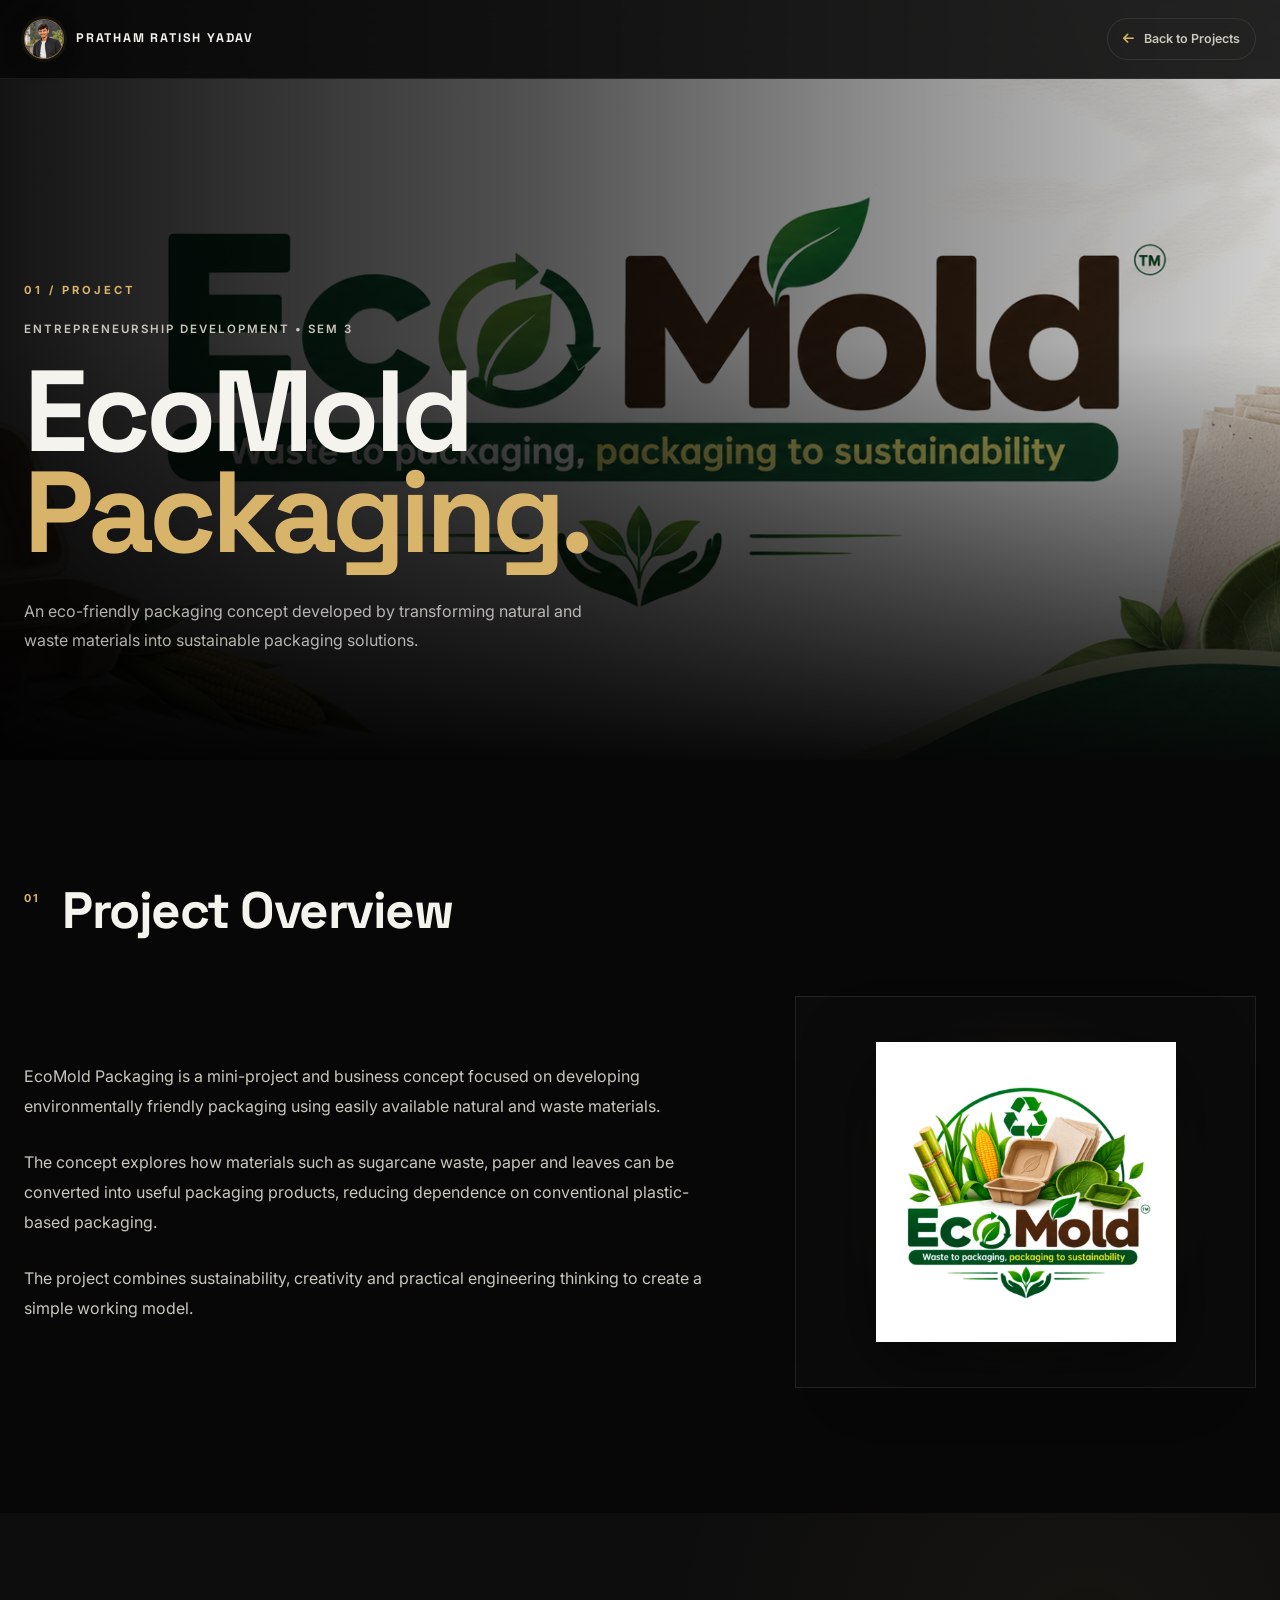
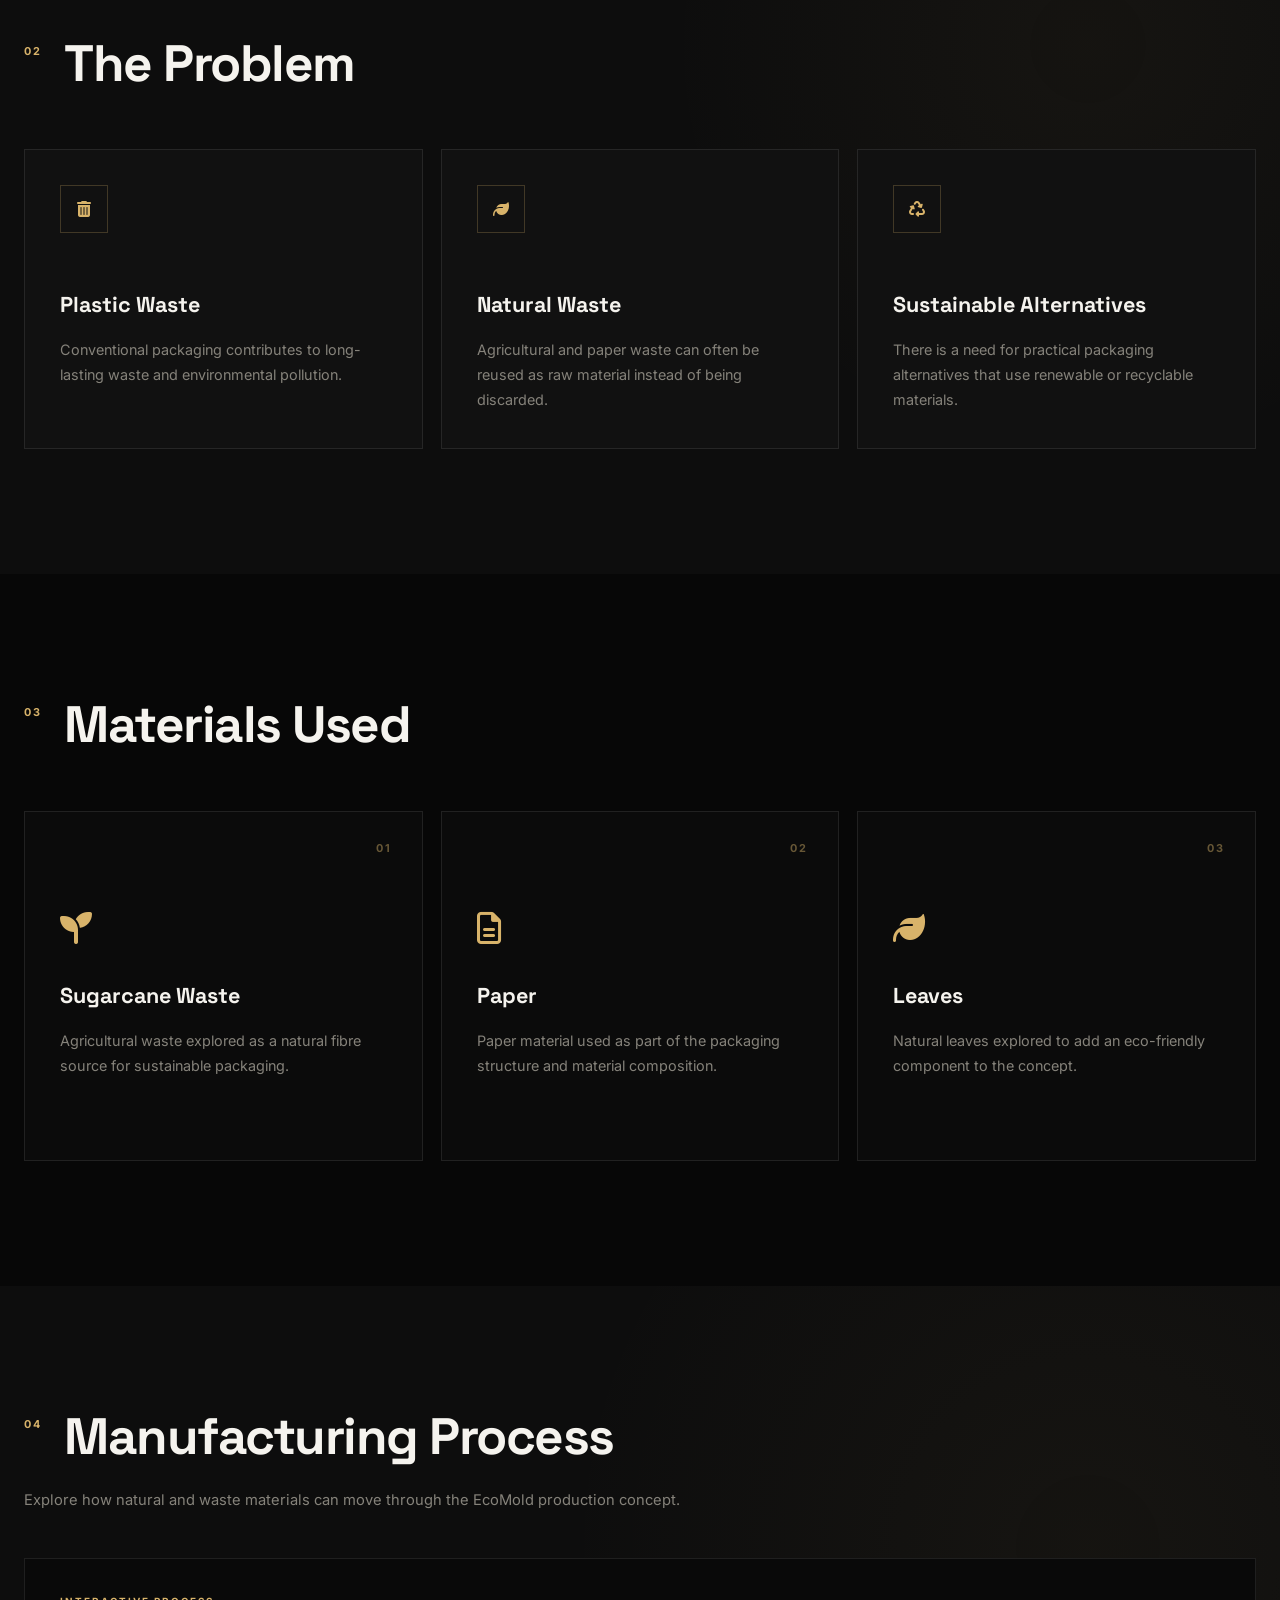
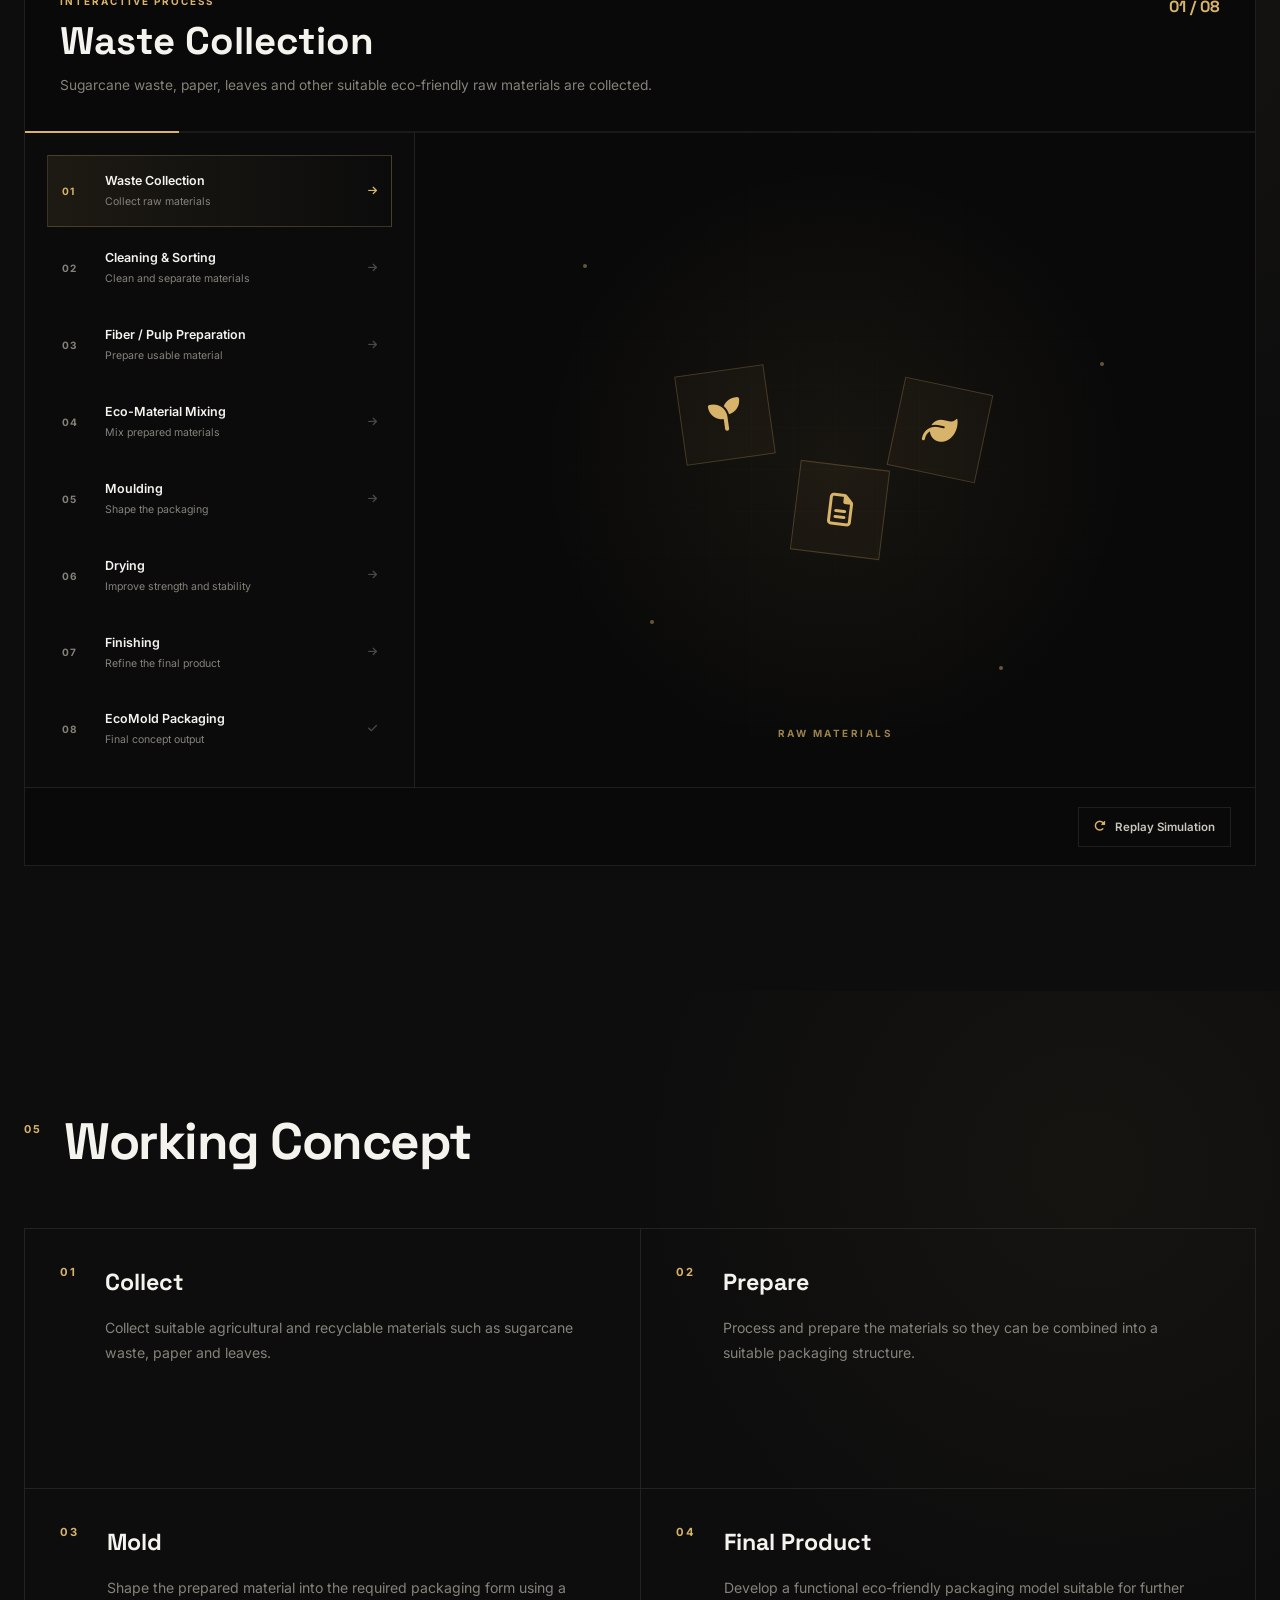
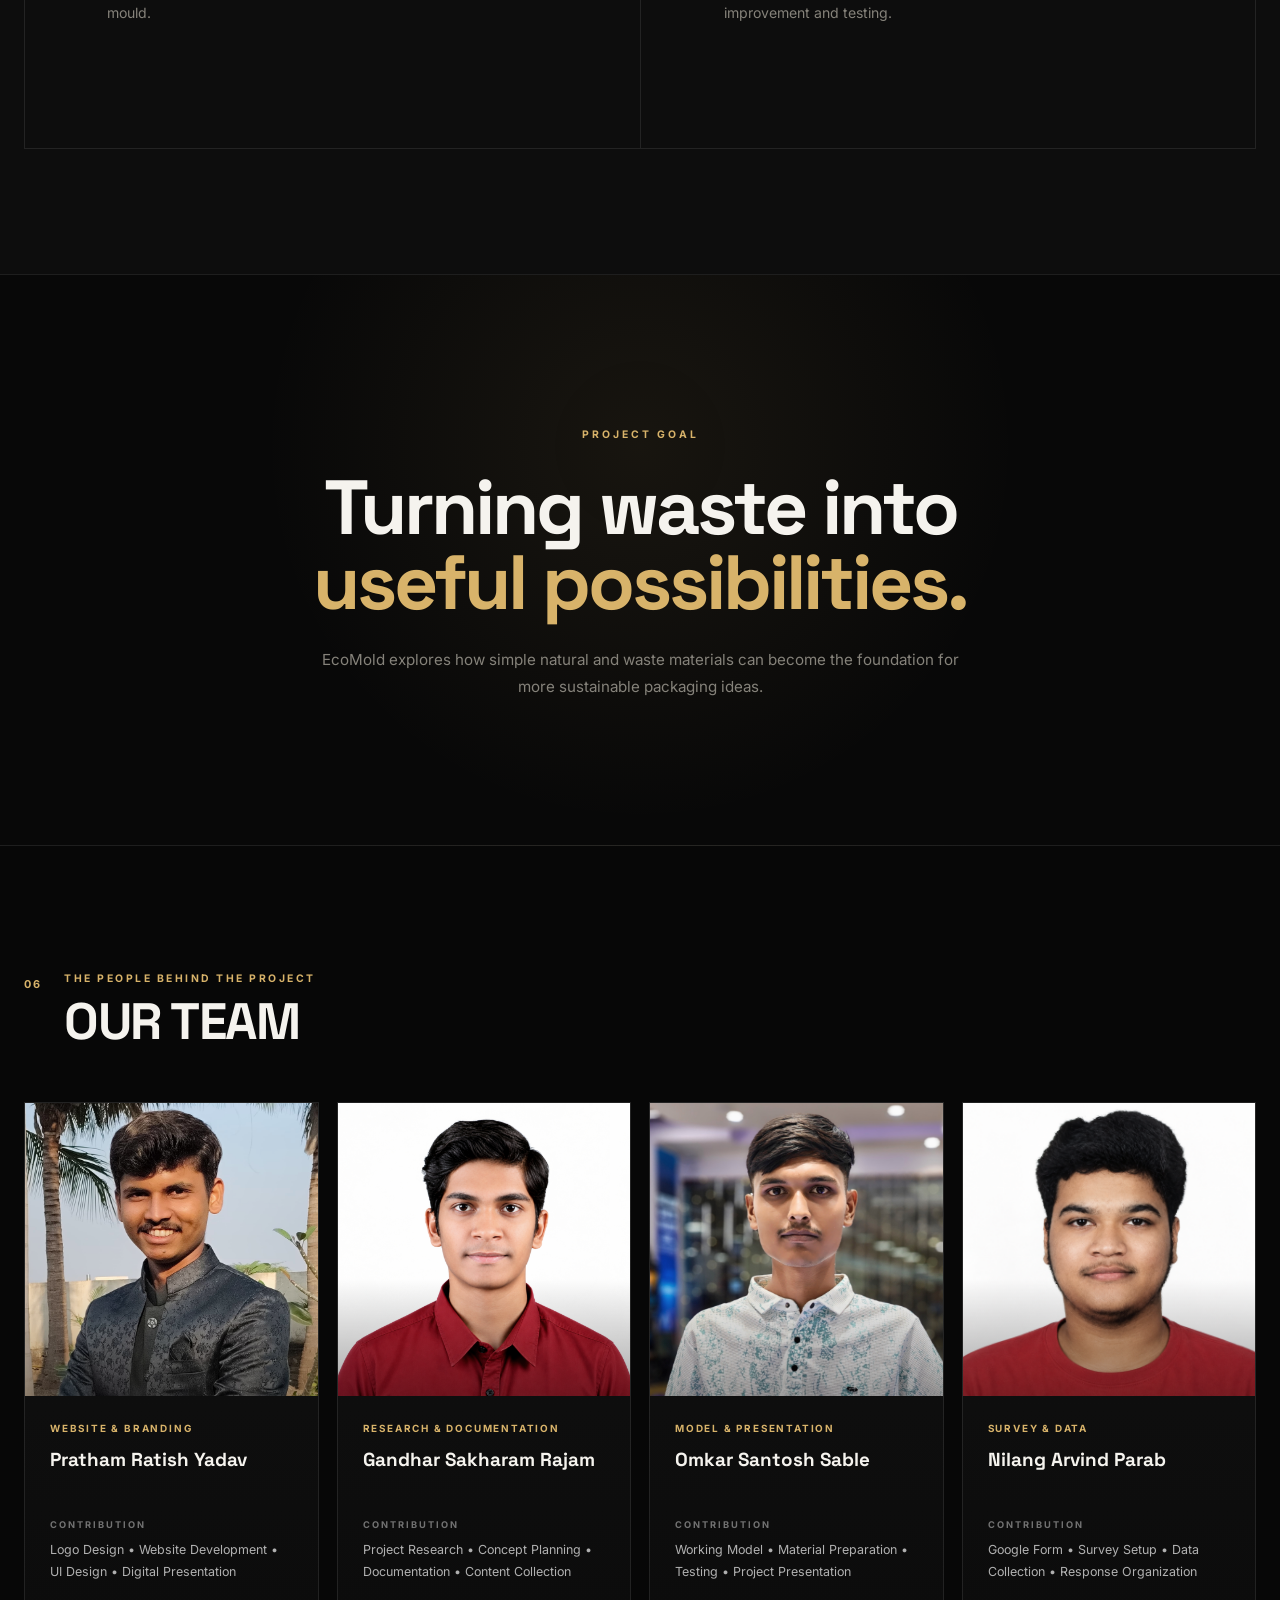
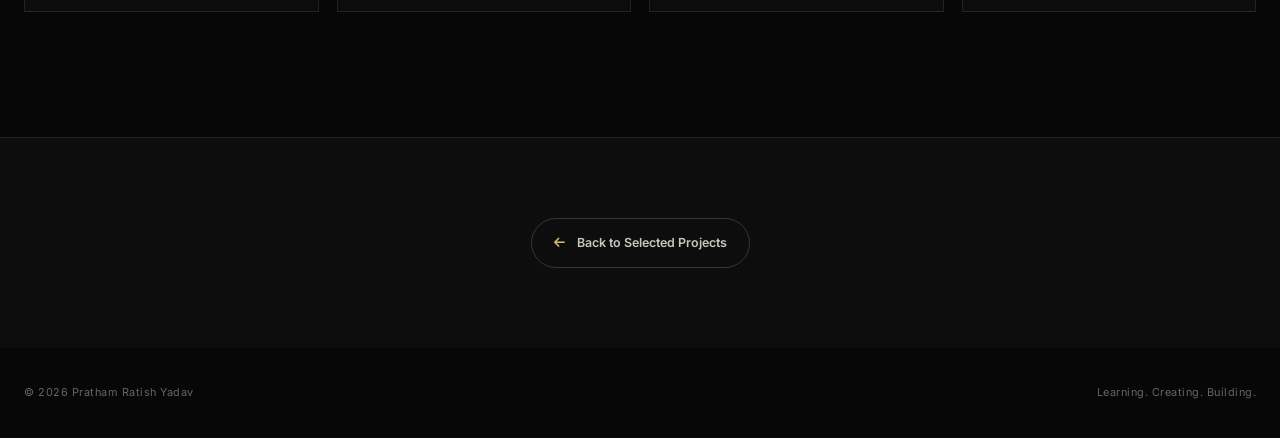
<file: projects/ecomold.html>
<!DOCTYPE html>
<html lang="en">

<head>
    <meta charset="UTF-8">
    <meta name="viewport" content="width=device-width, initial-scale=1.0">

    <title>EcoMold Packaging | Pratham Ratish Yadav</title>

    <meta name="description"
        content="EcoMold Packaging — an eco-friendly packaging project developed by Pratham Ratish Yadav and team.">

    <link rel="preconnect" href="https://fonts.googleapis.com">
    <link rel="preconnect" href="https://fonts.gstatic.com" crossorigin>

    <link
        href="https://fonts.googleapis.com/css2?family=Inter:wght@400;500;600;700;800&family=Space+Grotesk:wght@400;500;600;700&display=swap"
        rel="stylesheet">

    <link
        rel="stylesheet"
        href="https://cdnjs.cloudflare.com/ajax/libs/font-awesome/6.5.2/css/all.min.css">

    <link rel="stylesheet" href="../project-css/ecomold.css">
</head>

<body>

    <!-- HEADER -->
    <header class="project-header">

        <div class="project-header-inner">

            <a href="../projects.html" class="project-brand">

                <span class="brand-photo">
                    <img
                        src="../images/profile.jpg"
                        alt="Pratham Ratish Yadav">
                </span>

                <span class="brand-name">
                    PRATHAM RATISH YADAV
                </span>

            </a>

            <a href="../projects.html" class="back-link">
                <i class="fa-solid fa-arrow-left"></i>
                <span>Back to Projects</span>
            </a>

        </div>

    </header>


    <main>

        <!-- HERO -->
        <section class="project-hero">

            <div class="project-hero-image">
                <img
                    src="../images/projects/ecomold/ecomold-banner.jpg"
                    alt="EcoMold Packaging Project">

                <div class="project-hero-overlay"></div>
            </div>

            <div class="project-hero-content">

                <span class="project-number">
                    01 / PROJECT
                </span>

                <p class="project-category">
                    ENTREPRENEURSHIP DEVELOPMENT • SEM 3
                </p>

                <h1>
                    EcoMold
                    <br>
                    <span>Packaging.</span>
                </h1>

                <p class="project-intro">
                    An eco-friendly packaging concept developed by
                    transforming natural and waste materials into
                    sustainable packaging solutions.
                </p>

            </div>

        </section>


        <!-- OVERVIEW -->
        <section class="project-section reveal">

            <div class="section-heading">
                <span>01</span>
                <h2>Project Overview</h2>
            </div>

            <div class="overview-grid">

                <div class="overview-content">

                    <p>
                        EcoMold Packaging is a mini-project and
                        business concept focused on developing
                        environmentally friendly packaging using
                        easily available natural and waste materials.
                    </p>

                    <p>
                        The concept explores how materials such as
                        sugarcane waste, paper and leaves can be
                        converted into useful packaging products,
                        reducing dependence on conventional
                        plastic-based packaging.
                    </p>

                    <p>
                        The project combines sustainability,
                        creativity and practical engineering thinking
                        to create a simple working model.
                    </p>

                </div>

                <div class="project-logo-card">
                    <img
                        src="../images/projects/ecomold/ecomold-logo.png"
                        alt="EcoMold Logo">
                </div>

            </div>

        </section>


        <!-- PROBLEM -->
        <section class="project-section dark-section reveal">

            <div class="section-heading">
                <span>02</span>
                <h2>The Problem</h2>
            </div>

            <div class="problem-grid">

                <div class="info-card">
                    <div class="info-icon">
                        <i class="fa-solid fa-trash-can"></i>
                    </div>

                    <h3>Plastic Waste</h3>

                    <p>
                        Conventional packaging contributes to
                        long-lasting waste and environmental
                        pollution.
                    </p>
                </div>

                <div class="info-card">
                    <div class="info-icon">
                        <i class="fa-solid fa-leaf"></i>
                    </div>

                    <h3>Natural Waste</h3>

                    <p>
                        Agricultural and paper waste can often be
                        reused as raw material instead of being
                        discarded.
                    </p>
                </div>

                <div class="info-card">
                    <div class="info-icon">
                        <i class="fa-solid fa-recycle"></i>
                    </div>

                    <h3>Sustainable Alternatives</h3>

                    <p>
                        There is a need for practical packaging
                        alternatives that use renewable or
                        recyclable materials.
                    </p>
                </div>

            </div>

        </section>


        <!-- MATERIALS -->
        <section class="project-section reveal">

            <div class="section-heading">
                <span>03</span>
                <h2>Materials Used</h2>
            </div>

            <div class="materials-grid">

                <div class="material-card">
                    <span>01</span>
                    <i class="fa-solid fa-seedling"></i>

                    <h3>Sugarcane Waste</h3>

                    <p>
                        Agricultural waste explored as a natural
                        fibre source for sustainable packaging.
                    </p>
                </div>

                <div class="material-card">
                    <span>02</span>
                    <i class="fa-regular fa-file-lines"></i>

                    <h3>Paper</h3>

                    <p>
                        Paper material used as part of the packaging
                        structure and material composition.
                    </p>
                </div>

                <div class="material-card">
                    <span>03</span>
                    <i class="fa-solid fa-leaf"></i>

                    <h3>Leaves</h3>

                    <p>
                        Natural leaves explored to add an
                        eco-friendly component to the concept.
                    </p>
                </div>

            </div>

        </section>


        <!-- MANUFACTURING -->
        <section class="project-section dark-section manufacturing-section reveal">

            <div class="section-heading">
                <span>04</span>
                <h2>Manufacturing Process</h2>
            </div>

            <p class="section-subtitle">
                Explore how natural and waste materials can move
                through the EcoMold production concept.
            </p>

            <div class="manufacturing-simulation">

                <div class="simulation-header">

                    <div class="simulation-title-area">

                        <span class="simulation-label">
                            INTERACTIVE PROCESS
                        </span>

                        <h3 class="current-stage">
                            Waste Collection
                        </h3>

                        <p class="stage-description">
                            Sugarcane waste, paper, leaves and other
                            suitable eco-friendly raw materials are
                            collected.
                        </p>

                    </div>

                    <div class="progress-text">
                        01 / 08
                    </div>

                </div>

                <div class="simulation-progress">
                    <div class="progress-fill"></div>
                </div>


                <div class="simulation-body">

                    <div class="process-list">

                        <button type="button" class="process-step active">
                            <span class="process-step-number">01</span>
                            <span class="process-step-content">
                                <strong>Waste Collection</strong>
                                <small>Collect raw materials</small>
                            </span>
                            <i class="fa-solid fa-arrow-right"></i>
                        </button>

                        <button type="button" class="process-step">
                            <span class="process-step-number">02</span>
                            <span class="process-step-content">
                                <strong>Cleaning & Sorting</strong>
                                <small>Clean and separate materials</small>
                            </span>
                            <i class="fa-solid fa-arrow-right"></i>
                        </button>

                        <button type="button" class="process-step">
                            <span class="process-step-number">03</span>
                            <span class="process-step-content">
                                <strong>Fiber / Pulp Preparation</strong>
                                <small>Prepare usable material</small>
                            </span>
                            <i class="fa-solid fa-arrow-right"></i>
                        </button>

                        <button type="button" class="process-step">
                            <span class="process-step-number">04</span>
                            <span class="process-step-content">
                                <strong>Eco-Material Mixing</strong>
                                <small>Mix prepared materials</small>
                            </span>
                            <i class="fa-solid fa-arrow-right"></i>
                        </button>

                        <button type="button" class="process-step">
                            <span class="process-step-number">05</span>
                            <span class="process-step-content">
                                <strong>Moulding</strong>
                                <small>Shape the packaging</small>
                            </span>
                            <i class="fa-solid fa-arrow-right"></i>
                        </button>

                        <button type="button" class="process-step">
                            <span class="process-step-number">06</span>
                            <span class="process-step-content">
                                <strong>Drying</strong>
                                <small>Improve strength and stability</small>
                            </span>
                            <i class="fa-solid fa-arrow-right"></i>
                        </button>

                        <button type="button" class="process-step">
                            <span class="process-step-number">07</span>
                            <span class="process-step-content">
                                <strong>Finishing</strong>
                                <small>Refine the final product</small>
                            </span>
                            <i class="fa-solid fa-arrow-right"></i>
                        </button>

                        <button type="button" class="process-step">
                            <span class="process-step-number">08</span>
                            <span class="process-step-content">
                                <strong>EcoMold Packaging</strong>
                                <small>Final concept output</small>
                            </span>
                            <i class="fa-solid fa-check"></i>
                        </button>

                    </div>


                    <div class="simulation-scene state-waste">

                        <div class="scene-grid"></div>

                        <div class="scene-particle particle-1"></div>
                        <div class="scene-particle particle-2"></div>
                        <div class="scene-particle particle-3"></div>
                        <div class="scene-particle particle-4"></div>


                        <div class="scene-state scene-waste">

                            <div class="waste-material waste-sugarcane">
                                <i class="fa-solid fa-seedling"></i>
                            </div>

                            <div class="waste-material waste-paper">
                                <i class="fa-regular fa-file-lines"></i>
                            </div>

                            <div class="waste-material waste-leaf">
                                <i class="fa-solid fa-leaf"></i>
                            </div>

                            <div class="scene-caption">
                                RAW MATERIALS
                            </div>

                        </div>


                        <div class="scene-state scene-clean">

                            <div class="cleaning-machine">
                                <div class="machine-top"></div>

                                <div class="machine-body">
                                    <span></span>
                                    <span></span>
                                    <span></span>
                                </div>

                                <div class="machine-base"></div>
                            </div>

                            <div class="cleaning-spark spark-1"></div>
                            <div class="cleaning-spark spark-2"></div>
                            <div class="cleaning-spark spark-3"></div>

                            <div class="scene-caption">
                                CLEANING & SORTING
                            </div>

                        </div>


                        <div class="scene-state scene-pulp">

                            <div class="pulp-container">
                                <div class="pulp-liquid"></div>
                                <div class="pulp-blade blade-1"></div>
                                <div class="pulp-blade blade-2"></div>
                                <div class="pulp-blade blade-3"></div>
                            </div>

                            <div class="pulp-drop drop-1"></div>
                            <div class="pulp-drop drop-2"></div>
                            <div class="pulp-drop drop-3"></div>

                            <div class="scene-caption">
                                FIBER / PULP
                            </div>

                        </div>


                        <div class="scene-state scene-mixing">

                            <div class="mixing-vessel">
                                <div class="mixing-liquid"></div>

                                <div class="mixing-arm">
                                    <div class="mixing-blade"></div>
                                </div>
                            </div>

                            <div class="mix-particle mix-1"></div>
                            <div class="mix-particle mix-2"></div>
                            <div class="mix-particle mix-3"></div>
                            <div class="mix-particle mix-4"></div>

                            <div class="scene-caption">
                                ECO-MATERIAL MIXING
                            </div>

                        </div>


                        <div class="scene-state scene-mould">

                            <div class="mould-machine">

                                <div class="mould-top">
                                    <i class="fa-solid fa-arrow-down"></i>
                                </div>

                                <div class="mould-cavity">
                                    <div class="mould-material"></div>
                                </div>

                                <div class="mould-base"></div>

                            </div>

                            <div class="scene-caption">
                                MOULDING
                            </div>

                        </div>


                        <div class="scene-state scene-dry">

                            <div class="drying-chamber">

                                <div class="dry-product"></div>

                                <div class="heat-wave heat-1"></div>
                                <div class="heat-wave heat-2"></div>
                                <div class="heat-wave heat-3"></div>

                            </div>

                            <div class="scene-caption">
                                DRYING
                            </div>

                        </div>


                        <div class="scene-state scene-finishing">

                            <div class="finishing-product">

                                <div class="product-edge"></div>

                                <div class="product-surface">
                                    <span>ECO</span>
                                </div>

                            </div>

                            <div class="finishing-spark finish-1"></div>
                            <div class="finishing-spark finish-2"></div>
                            <div class="finishing-spark finish-3"></div>

                            <div class="scene-caption">
                                FINAL FINISHING
                            </div>

                        </div>


                        <div class="scene-state scene-final">

                            <div class="final-product">

                                <div class="final-product-top">
                                    <i class="fa-solid fa-leaf"></i>
                                </div>

                                <div class="final-product-body">
                                    <span>ECOMOLD</span>
                                    <small>ECO PACKAGING</small>
                                </div>

                            </div>

                            <div class="final-glow"></div>

                            <div class="scene-caption">
                                ECOMOLD PACKAGING
                            </div>

                        </div>

                    </div>

                </div>


                <div class="simulation-controls">

                    <button type="button" class="replay-simulation">
                        <i class="fa-solid fa-rotate-right"></i>
                        <span>Replay Simulation</span>
                    </button>

                </div>

            </div>

        </section>


        <!-- WORKING CONCEPT -->
        <section class="project-section dark-section reveal">

            <div class="section-heading">
                <span>05</span>
                <h2>Working Concept</h2>
            </div>

            <div class="working-layout">

                <div class="working-step">
                    <span>01</span>
                    <div>
                        <h3>Collect</h3>
                        <p>
                            Collect suitable agricultural and
                            recyclable materials such as
                            sugarcane waste, paper and leaves.
                        </p>
                    </div>
                </div>

                <div class="working-step">
                    <span>02</span>
                    <div>
                        <h3>Prepare</h3>
                        <p>
                            Process and prepare the materials so
                            they can be combined into a suitable
                            packaging structure.
                        </p>
                    </div>
                </div>

                <div class="working-step">
                    <span>03</span>
                    <div>
                        <h3>Mold</h3>
                        <p>
                            Shape the prepared material into the
                            required packaging form using a mould.
                        </p>
                    </div>
                </div>

                <div class="working-step">
                    <span>04</span>
                    <div>
                        <h3>Final Product</h3>
                        <p>
                            Develop a functional eco-friendly
                            packaging model suitable for further
                            improvement and testing.
                        </p>
                    </div>
                </div>

            </div>

        </section>


        <!-- PROJECT GOAL -->
        <section class="project-highlight reveal">

            <div class="highlight-inner">

                <span>PROJECT GOAL</span>

                <h2>
                    Turning waste into
                    <br>
                    <em>useful possibilities.</em>
                </h2>

                <p>
                    EcoMold explores how simple natural and waste
                    materials can become the foundation for more
                    sustainable packaging ideas.
                </p>

            </div>

        </section>


        <!-- OUR TEAM -->
        <section class="team-section reveal" id="team">

            <div class="section-heading">

                <span>06</span>

                <div>
                    <p>THE PEOPLE BEHIND THE PROJECT</p>
                    <h2>OUR TEAM</h2>
                </div>

            </div>


            <div class="team-grid">

                <!-- PRATHAM -->
                <article class="team-card">

                    <div class="team-photo">
                        <img
                            src="../images/projects/ecomold/pratham.jpg"
                            alt="Pratham Ratish Yadav">
                    </div>

                    <div class="team-info">

                        <span class="team-role">
                            WEBSITE & BRANDING
                        </span>

                        <h3>
                            Pratham Ratish Yadav
                        </h3>

                        <p class="team-label">
                            CONTRIBUTION
                        </p>

                        <p class="team-contribution">
                            Logo Design • Website Development •
                            UI Design • Digital Presentation
                        </p>

                    </div>

                </article>


                <!-- GANDHAR -->
                <article class="team-card">

                    <div class="team-photo">
                        <img
                            src="../images/projects/ecomold/gandhar.jpg"
                            alt="Gandhar Sakharam Rajam">
                    </div>

                    <div class="team-info">

                        <span class="team-role">
                            RESEARCH & DOCUMENTATION
                        </span>

                        <h3>
                            Gandhar Sakharam Rajam
                        </h3>

                        <p class="team-label">
                            CONTRIBUTION
                        </p>

                        <p class="team-contribution">
                            Project Research • Concept Planning •
                            Documentation • Content Collection
                        </p>

                    </div>

                </article>


                <!-- OMKAR -->
                <article class="team-card">

                    <div class="team-photo">
                        <img
                            src="../images/projects/ecomold/omkar.jpg"
                            alt="Omkar Santosh Sable">
                    </div>

                    <div class="team-info">

                        <span class="team-role">
                            MODEL & PRESENTATION
                        </span>

                        <h3>
                            Omkar Santosh Sable
                        </h3>

                        <p class="team-label">
                            CONTRIBUTION
                        </p>

                        <p class="team-contribution">
                            Working Model • Material Preparation •
                            Testing • Project Presentation
                        </p>

                    </div>

                </article>


                <!-- NILANG -->
                <article class="team-card">

                    <div class="team-photo">
                        <img
                            src="../images/projects/ecomold/nilang.jpg"
                            alt="Nilang Arvind Parab">
                    </div>

                    <div class="team-info">

                        <span class="team-role">
                            SURVEY & DATA
                        </span>

                        <h3>
                            Nilang Arvind Parab
                        </h3>

                        <p class="team-label">
                            CONTRIBUTION
                        </p>

                        <p class="team-contribution">
                            Google Form • Survey Setup •
                            Data Collection • Response Organization
                        </p>

                    </div>

                </article>

            </div>

        </section>


        <!-- BOTTOM -->
        <section class="project-bottom">

            <a href="../projects.html" class="project-back-button">
                <i class="fa-solid fa-arrow-left"></i>
                <span>Back to Selected Projects</span>
            </a>

        </section>

    </main>


    <footer class="project-footer">

        <p>© 2026 Pratham Ratish Yadav</p>

        <p>Learning. Creating. Building.</p>

    </footer>


    <script src="../project-js/ecomold.js"></script>

</body>
</html>
</file>
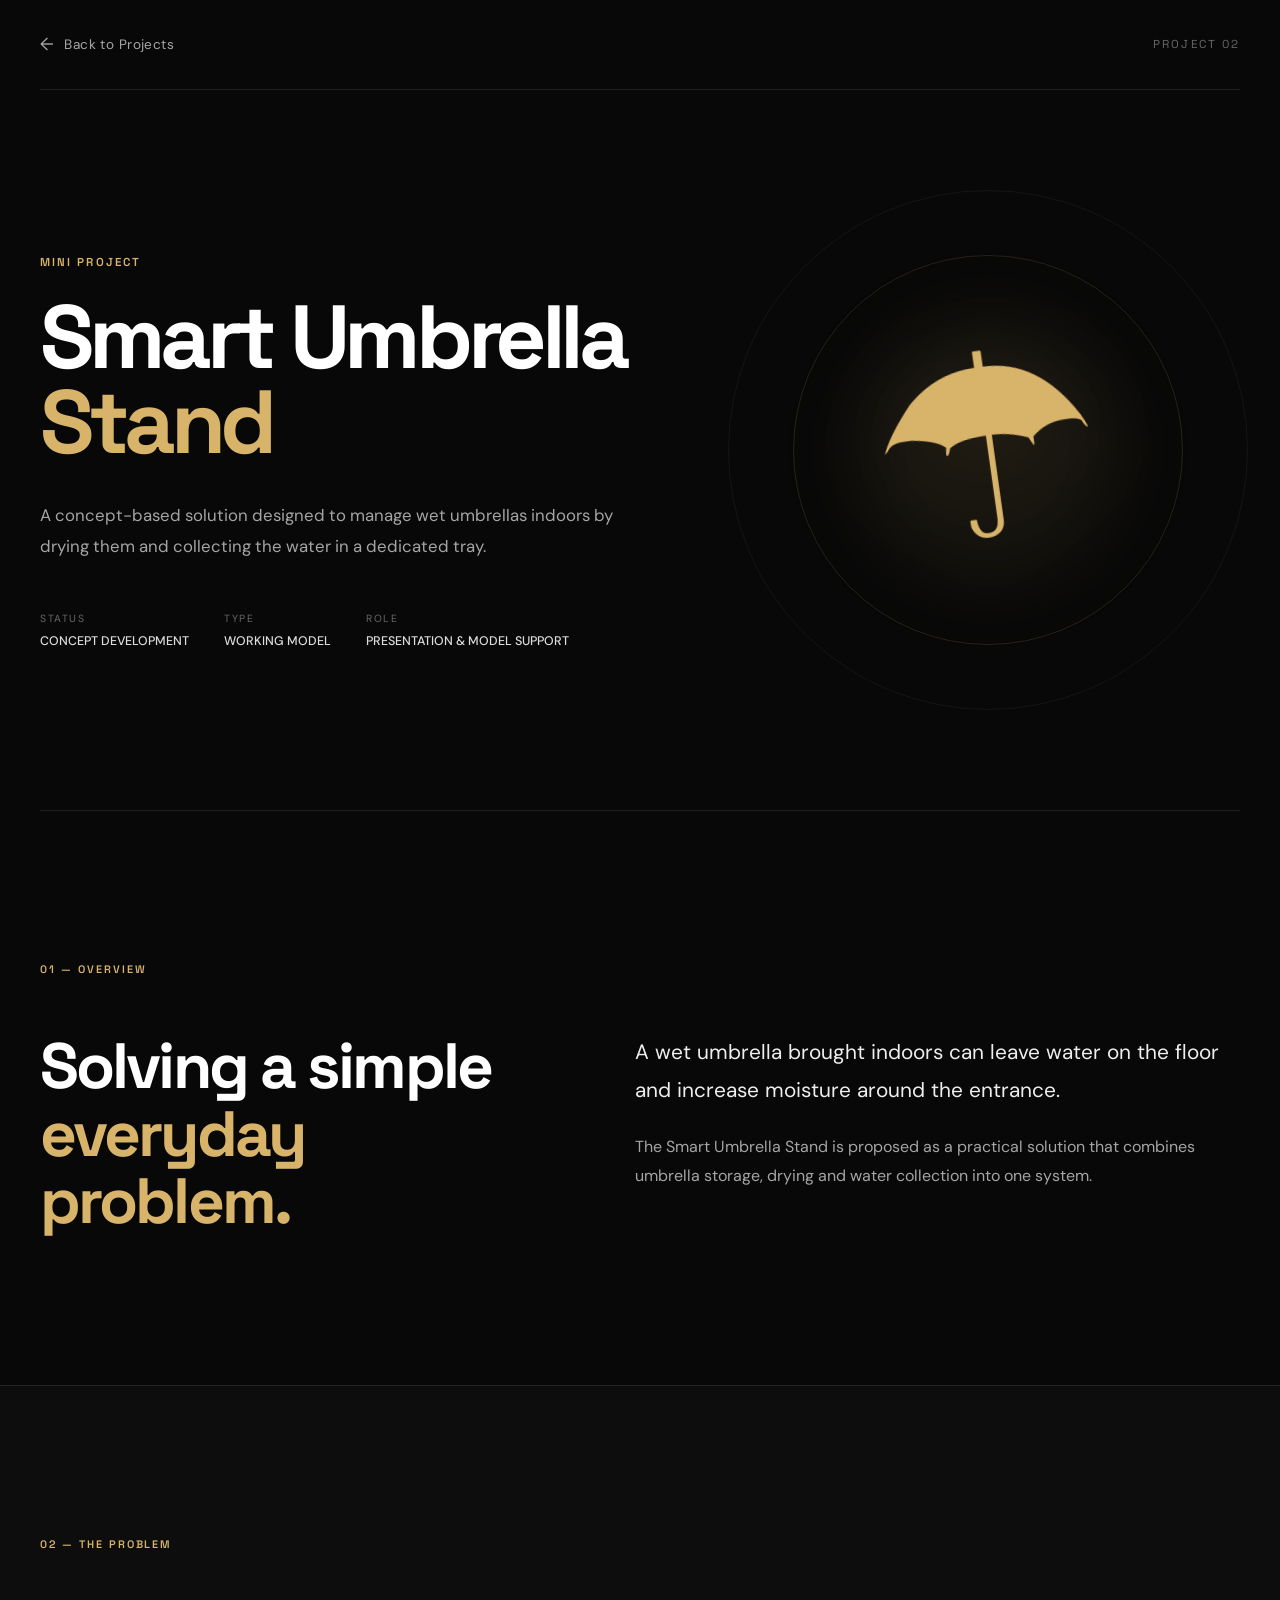
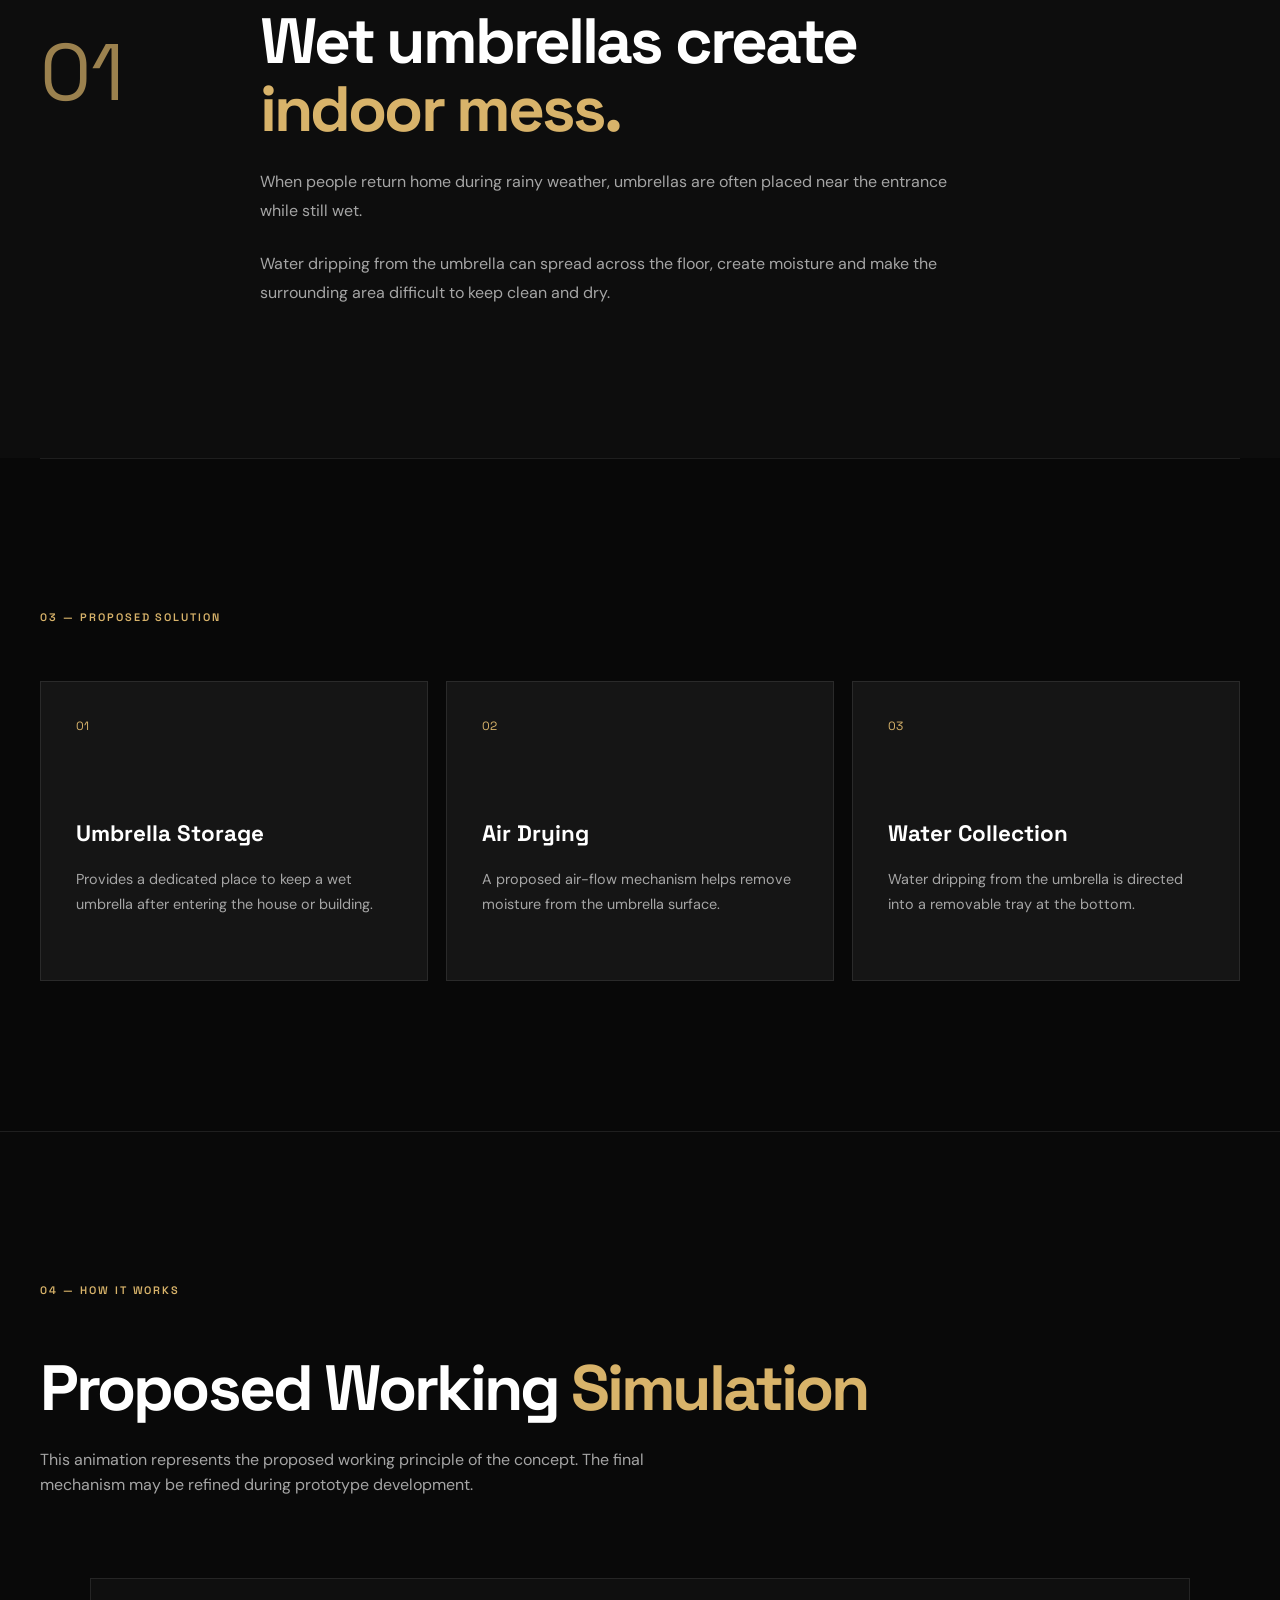
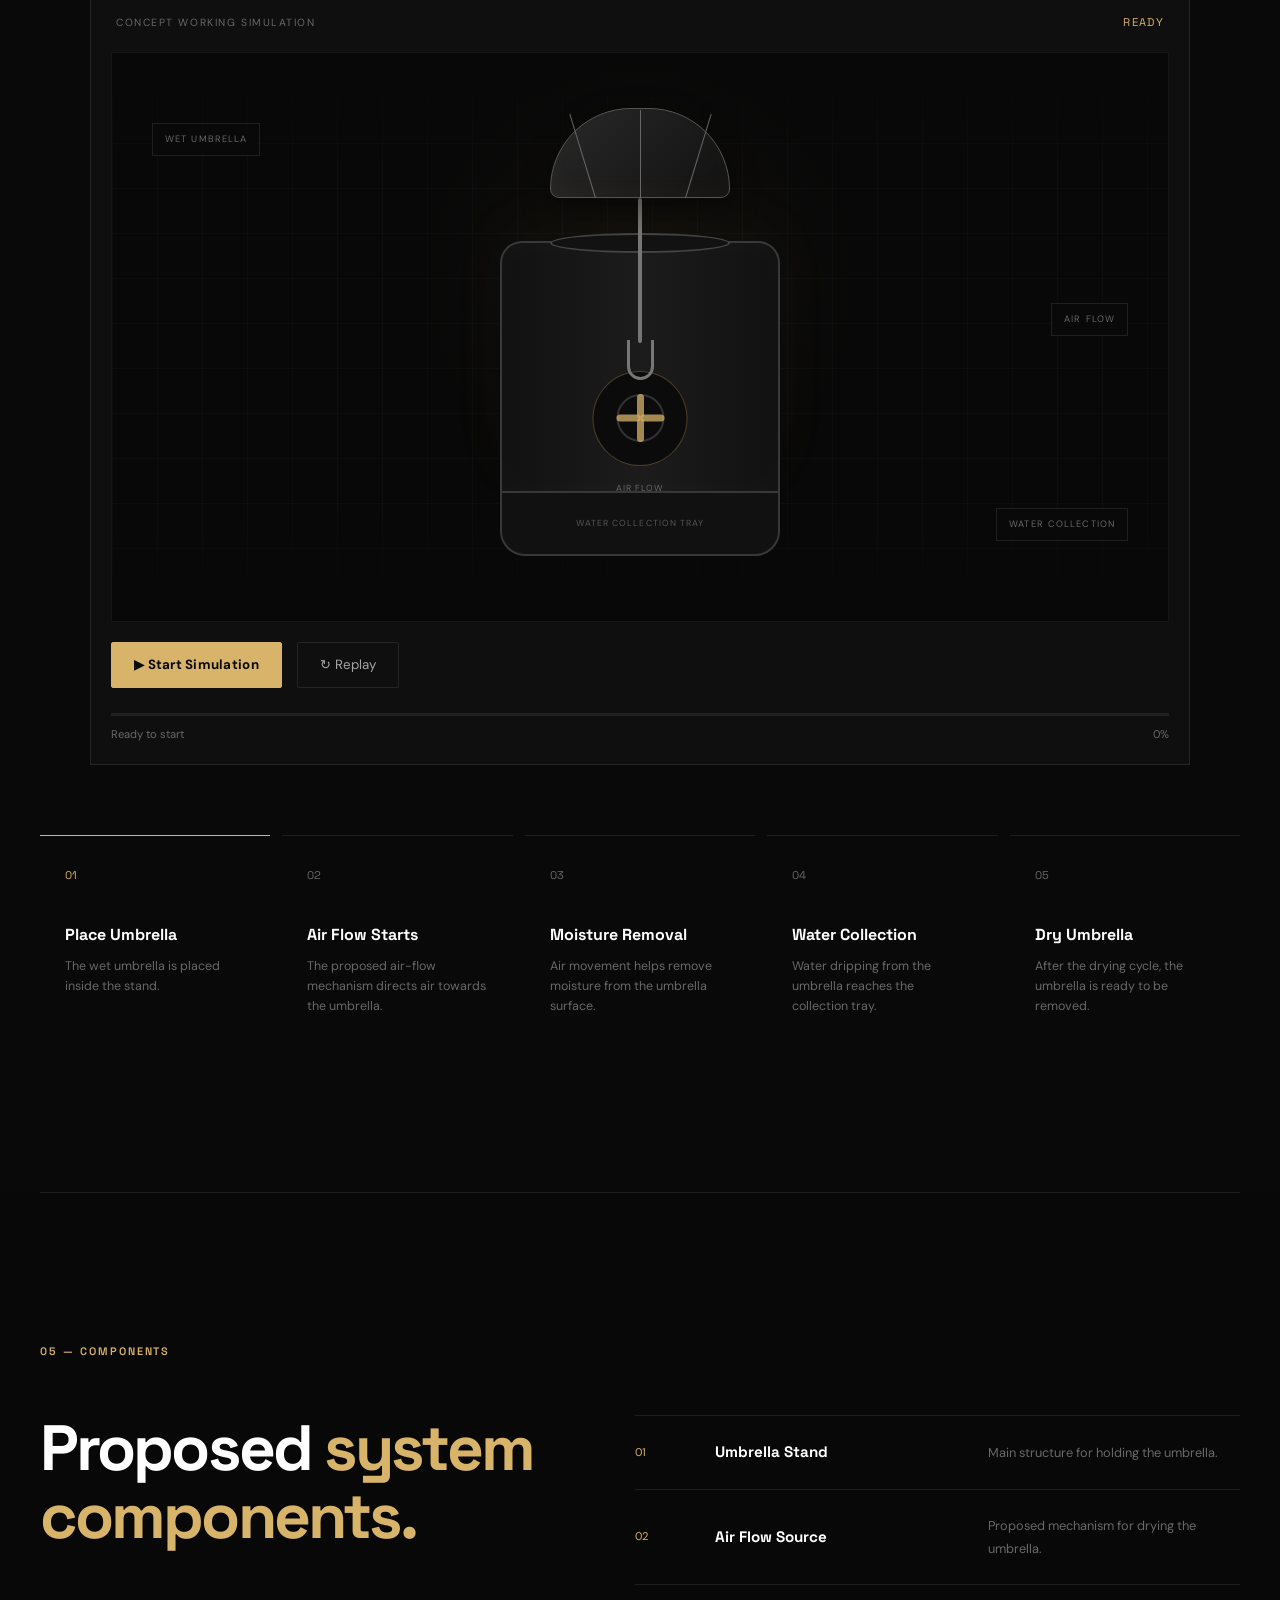
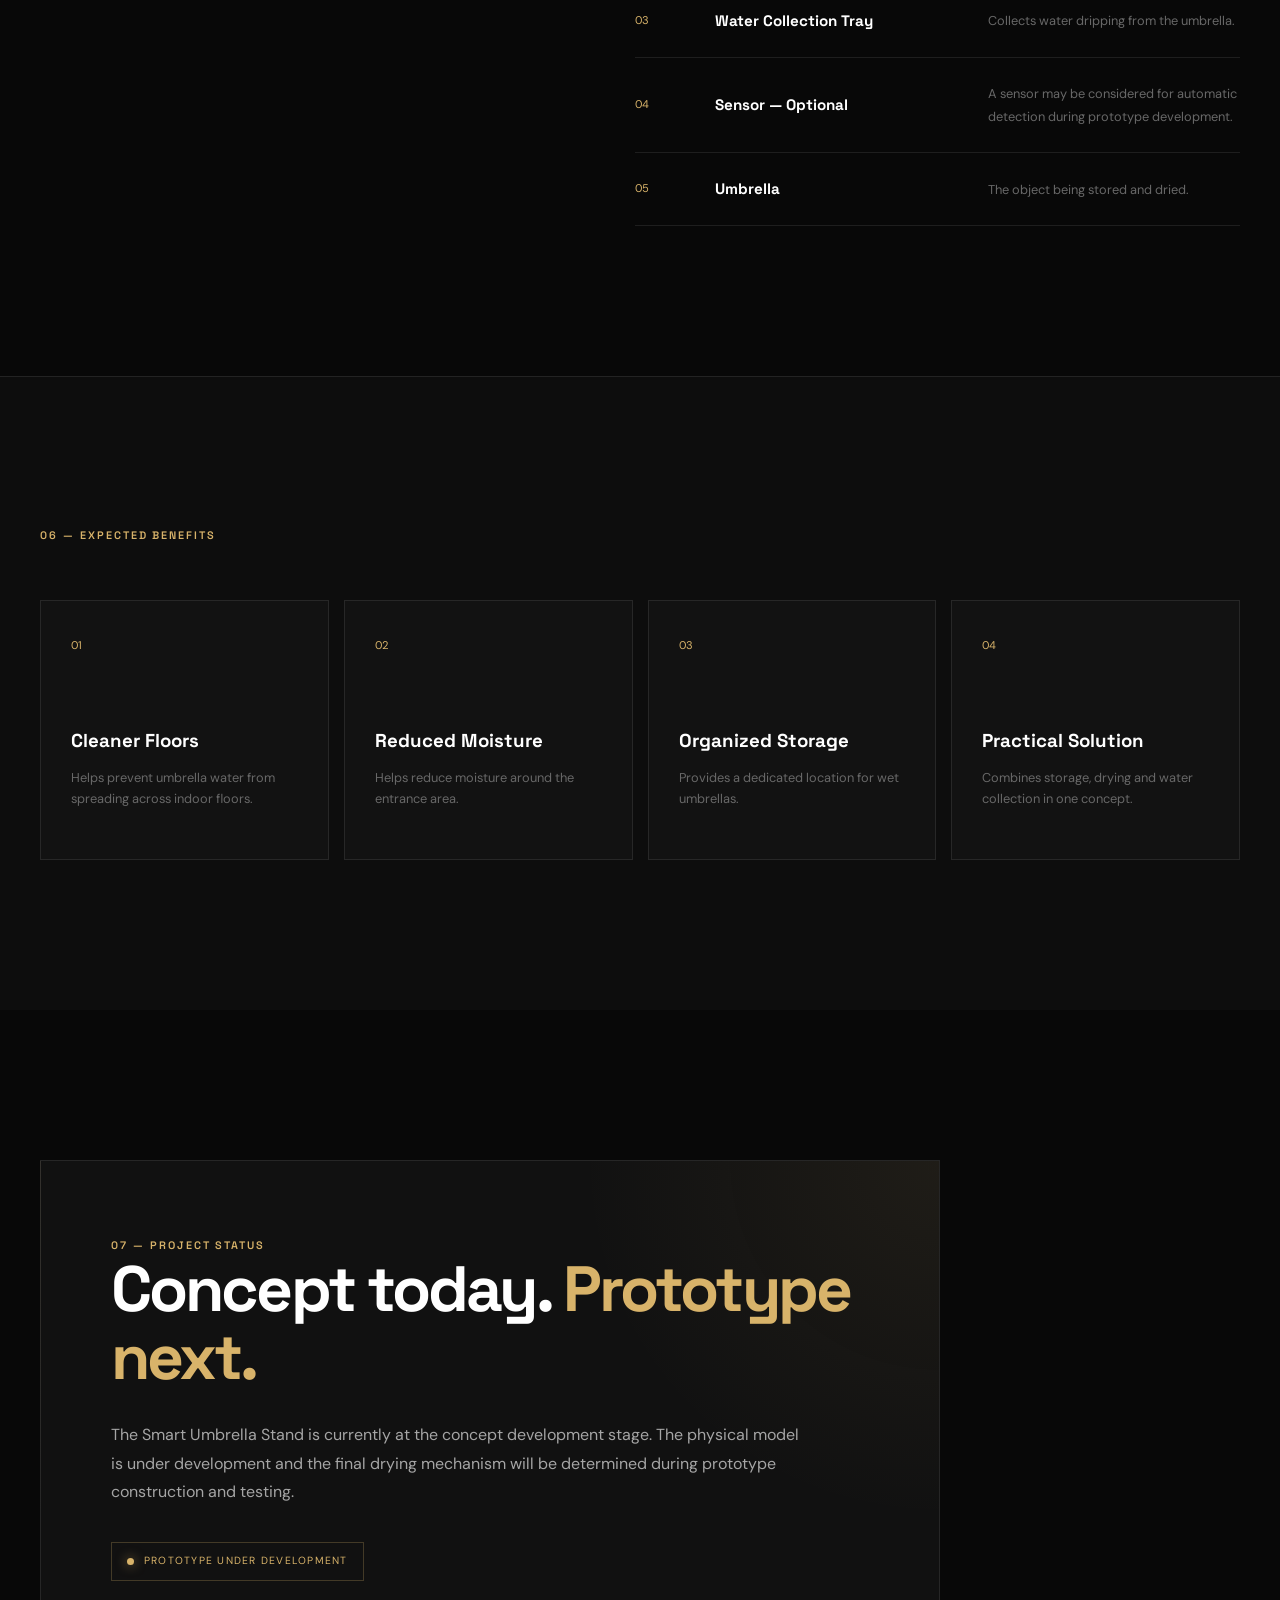
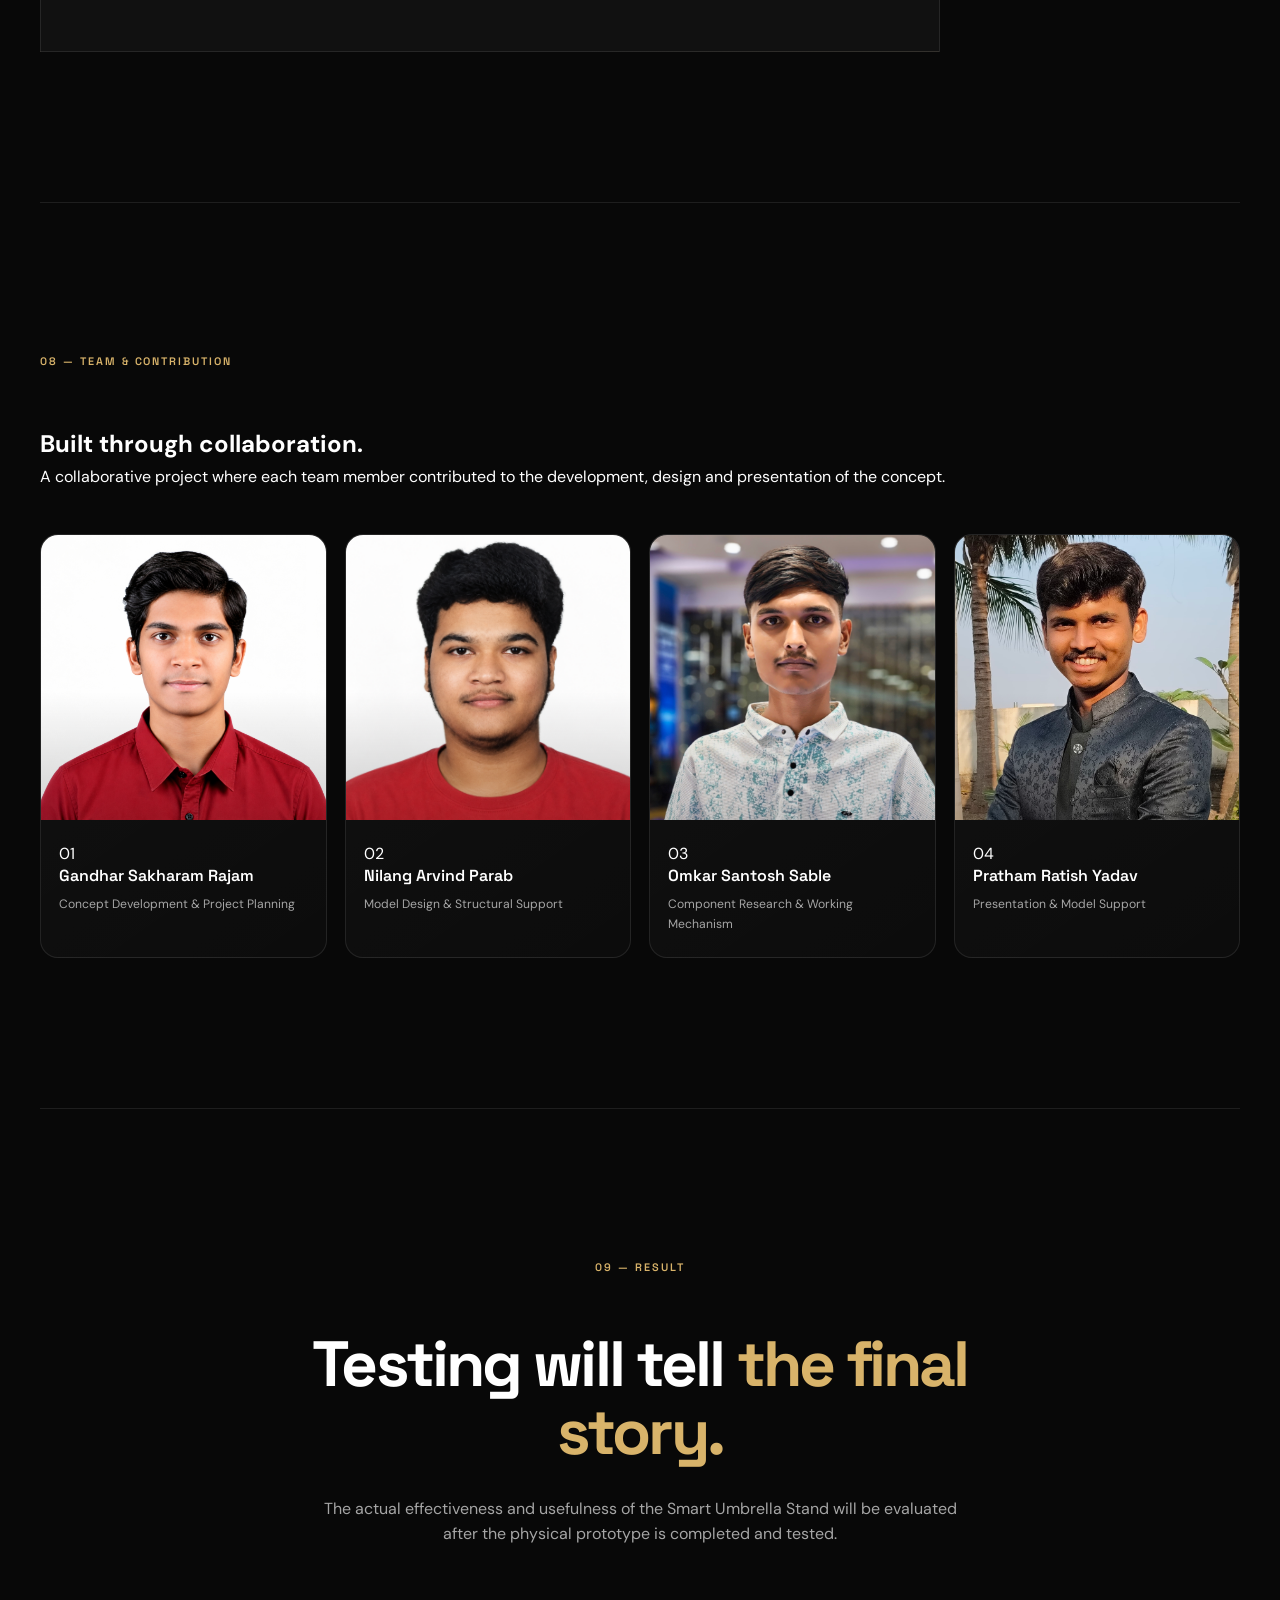
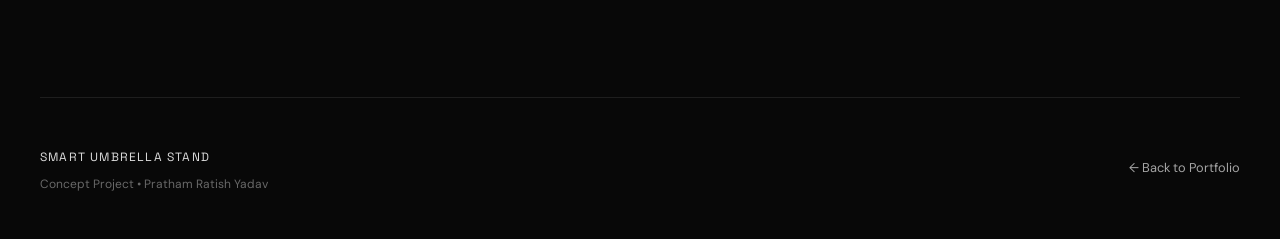
<file: projects/smart-umbrella.html>
<!DOCTYPE html>
<html lang="en">

<head>
    <meta charset="UTF-8">

    <meta name="viewport" content="width=device-width, initial-scale=1.0">

    <meta name="description"
        content="Smart Umbrella Stand — A concept-based solution for drying wet umbrellas and collecting water indoors.">

    <title>Smart Umbrella Stand | Pratham Ratish Yadav</title>

    <link rel="preconnect" href="https://fonts.googleapis.com">
    <link rel="preconnect" href="https://fonts.gstatic.com" crossorigin>

    <link
        href="https://fonts.googleapis.com/css2?family=DM+Sans:wght@400;500;600;700&family=Space+Grotesk:wght@400;500;600;700&display=swap"
        rel="stylesheet">

    <link rel="stylesheet" href="../project-css/smart-umbrella.css">
</head>

<body>

    <!-- =========================
         BACK BUTTON
    ========================== -->

    <header class="project-header">

        <a href="../index.html#projects" class="back-link">
            <span class="back-arrow">←</span>
            Back to Projects
        </a>

        <div class="project-header-label">
            PROJECT 02
        </div>

    </header>


    <main>

        <!-- =========================
             HERO
        ========================== -->

        <section class="project-hero">

            <div class="hero-content">

                <span class="project-category">
                    MINI PROJECT
                </span>

                <h1>
                    Smart Umbrella
                    <span>Stand</span>
                </h1>

                <p class="hero-description">
                    A concept-based solution designed to manage wet umbrellas
                    indoors by drying them and collecting the water in a
                    dedicated tray.
                </p>

                <div class="hero-meta">

                    <div>
                        <span>STATUS</span>
                        <strong>CONCEPT DEVELOPMENT</strong>
                    </div>

                    <div>
                        <span>TYPE</span>
                        <strong>WORKING MODEL</strong>
                    </div>

                    <div>
                        <span>ROLE</span>
                        <strong>PRESENTATION & MODEL SUPPORT</strong>
                    </div>

                </div>

            </div>

            <div class="hero-visual">

                <div class="umbrella-glow"></div>

                <div class="umbrella-icon">
                    ☂
                </div>

                <div class="hero-ring ring-one"></div>
                <div class="hero-ring ring-two"></div>

            </div>

        </section>


        <!-- =========================
             01 — OVERVIEW
        ========================== -->

        <section class="content-section">

            <div class="section-label">
                01 — OVERVIEW
            </div>

            <div class="section-grid">

                <div>

                    <h2>
                        Solving a simple
                        <span>everyday problem.</span>
                    </h2>

                </div>

                <div>

                    <p class="large-text">
                        A wet umbrella brought indoors can leave water on the
                        floor and increase moisture around the entrance.
                    </p>

                    <p>
                        The Smart Umbrella Stand is proposed as a practical
                        solution that combines umbrella storage, drying and
                        water collection into one system.
                    </p>

                </div>

            </div>

        </section>


        <!-- =========================
             02 — THE PROBLEM
        ========================== -->

        <section class="content-section dark-section">

            <div class="section-label">
                02 — THE PROBLEM
            </div>

            <div class="problem-grid">

                <div class="problem-number">
                    01
                </div>

                <div>

                    <h2>
                        Wet umbrellas create
                        <span>indoor mess.</span>
                    </h2>

                    <p>
                        When people return home during rainy weather,
                        umbrellas are often placed near the entrance while
                        still wet.
                    </p>

                    <p>
                        Water dripping from the umbrella can spread across
                        the floor, create moisture and make the surrounding
                        area difficult to keep clean and dry.
                    </p>

                </div>

            </div>

        </section>


        <!-- =========================
             03 — PROPOSED SOLUTION
        ========================== -->

        <section class="content-section">

            <div class="section-label">
                03 — PROPOSED SOLUTION
            </div>

            <div class="solution-grid">

                <div class="solution-card">

                    <div class="card-number">
                        01
                    </div>

                    <h3>
                        Umbrella Storage
                    </h3>

                    <p>
                        Provides a dedicated place to keep a wet umbrella
                        after entering the house or building.
                    </p>

                </div>


                <div class="solution-card">

                    <div class="card-number">
                        02
                    </div>

                    <h3>
                        Air Drying
                    </h3>

                    <p>
                        A proposed air-flow mechanism helps remove moisture
                        from the umbrella surface.
                    </p>

                </div>


                <div class="solution-card">

                    <div class="card-number">
                        03
                    </div>

                    <h3>
                        Water Collection
                    </h3>

                    <p>
                        Water dripping from the umbrella is directed into a
                        removable tray at the bottom.
                    </p>

                </div>

            </div>

        </section>


        <!-- =========================
             04 — HOW IT WORKS
        ========================== -->

        <section class="working-section">

            <div class="working-heading">

                <div class="section-label">
                    04 — HOW IT WORKS
                </div>

                <h2>
                    Proposed Working
                    <span>Simulation</span>
                </h2>

                <p>
                    This animation represents the proposed working principle
                    of the concept. The final mechanism may be refined during
                    prototype development.
                </p>

            </div>


            <!-- SIMULATION -->

            <div class="simulation-wrapper">

                <div class="simulation-top">

                    <span class="simulation-status">
                        CONCEPT WORKING SIMULATION
                    </span>

                    <span id="simulationStep">
                        READY
                    </span>

                </div>


                <div class="simulation">

                    <!-- AIRFLOW -->

                    <div class="airflow airflow-one">

                        <span></span>
                        <span></span>
                        <span></span>

                    </div>

                    <div class="airflow airflow-two">

                        <span></span>
                        <span></span>
                        <span></span>

                    </div>


                    <!-- UMBRELLA -->

                    <div id="umbrellaObject" class="umbrella-object">

                        <div class="umbrella-top">

                            <div class="umbrella-canopy"></div>

                            <div class="umbrella-rib rib-one"></div>
                            <div class="umbrella-rib rib-two"></div>
                            <div class="umbrella-rib rib-three"></div>

                        </div>

                        <div class="umbrella-stick"></div>

                        <div class="umbrella-handle">
                            U
                        </div>

                    </div>


                    <!-- WATER DROPS -->

                    <div id="waterDrops" class="water-drops">

                        <span class="drop drop-one"></span>
                        <span class="drop drop-two"></span>
                        <span class="drop drop-three"></span>
                        <span class="drop drop-four"></span>
                        <span class="drop drop-five"></span>
                        <span class="drop drop-six"></span>

                    </div>


                    <!-- STAND -->

                    <div class="stand">

                        <div class="stand-body">

                            <div class="stand-top"></div>

                            <div class="air-source">

                                <div class="fan">

                                    <span></span>
                                    <span></span>
                                    <span></span>
                                    <span></span>

                                </div>

                                <small>
                                    AIR FLOW
                                </small>

                            </div>

                        </div>


                        <!-- WATER TRAY -->

                        <div class="water-tray">

                            <div id="waterLevel" class="water-level"></div>

                            <span>
                                WATER COLLECTION TRAY
                            </span>

                        </div>

                    </div>


                    <!-- SIMULATION LABELS -->

                    <div class="simulation-label umbrella-label">
                        WET UMBRELLA
                    </div>

                    <div class="simulation-label air-label">
                        AIR FLOW
                    </div>

                    <div class="simulation-label tray-label">
                        WATER COLLECTION
                    </div>

                </div>


                <!-- CONTROLS -->

                <div class="simulation-controls">

                    <button id="startSimulation" class="simulation-btn">

                        <span>▶</span>
                        Start Simulation

                    </button>

                    <button id="resetSimulation" class="reset-btn">
                        ↻ Replay
                    </button>

                </div>


                <!-- PROGRESS -->

                <div class="progress-container">

                    <div class="progress-bar">

                        <div id="progressFill"></div>

                    </div>

                    <div class="progress-text">

                        <span id="progressLabel">
                            Ready to start
                        </span>

                        <span id="progressPercent">
                            0%
                        </span>

                    </div>

                </div>

            </div>


            <!-- WORKING STEPS -->

            <div class="working-steps">

                <div class="working-step active-step">

                    <span>01</span>

                    <div>

                        <h3>
                            Place Umbrella
                        </h3>

                        <p>
                            The wet umbrella is placed inside the stand.
                        </p>

                    </div>

                </div>


                <div class="working-step">

                    <span>02</span>

                    <div>

                        <h3>
                            Air Flow Starts
                        </h3>

                        <p>
                            The proposed air-flow mechanism directs air
                            towards the umbrella.
                        </p>

                    </div>

                </div>


                <div class="working-step">

                    <span>03</span>

                    <div>

                        <h3>
                            Moisture Removal
                        </h3>

                        <p>
                            Air movement helps remove moisture from the
                            umbrella surface.
                        </p>

                    </div>

                </div>


                <div class="working-step">

                    <span>04</span>

                    <div>

                        <h3>
                            Water Collection
                        </h3>

                        <p>
                            Water dripping from the umbrella reaches the
                            collection tray.
                        </p>

                    </div>

                </div>


                <div class="working-step">

                    <span>05</span>

                    <div>

                        <h3>
                            Dry Umbrella
                        </h3>

                        <p>
                            After the drying cycle, the umbrella is ready
                            to be removed.
                        </p>

                    </div>

                </div>

            </div>

        </section>


        <!-- =========================
             05 — COMPONENTS
        ========================== -->

        <section class="content-section">

            <div class="section-label">
                05 — COMPONENTS
            </div>

            <div class="section-grid">

                <div>

                    <h2>
                        Proposed
                        <span>system components.</span>
                    </h2>

                </div>


                <div class="component-list">

                    <div class="component-item">

                        <span>01</span>

                        <strong>
                            Umbrella Stand
                        </strong>

                        <p>
                            Main structure for holding the umbrella.
                        </p>

                    </div>


                    <div class="component-item">

                        <span>02</span>

                        <strong>
                            Air Flow Source
                        </strong>

                        <p>
                            Proposed mechanism for drying the umbrella.
                        </p>

                    </div>


                    <div class="component-item">

                        <span>03</span>

                        <strong>
                            Water Collection Tray
                        </strong>

                        <p>
                            Collects water dripping from the umbrella.
                        </p>

                    </div>


                    <div class="component-item">

                        <span>04</span>

                        <strong>
                            Sensor — Optional
                        </strong>

                        <p>
                            A sensor may be considered for automatic
                            detection during prototype development.
                        </p>

                    </div>


                    <div class="component-item">

                        <span>05</span>

                        <strong>
                            Umbrella
                        </strong>

                        <p>
                            The object being stored and dried.
                        </p>

                    </div>

                </div>

            </div>

        </section>


        <!-- =========================
             06 — EXPECTED BENEFITS
        ========================== -->

        <section class="content-section dark-section">

            <div class="section-label">
                06 — EXPECTED BENEFITS
            </div>

            <div class="benefit-grid">

                <div class="benefit-card">

                    <span>01</span>

                    <h3>
                        Cleaner Floors
                    </h3>

                    <p>
                        Helps prevent umbrella water from spreading across
                        indoor floors.
                    </p>

                </div>


                <div class="benefit-card">

                    <span>02</span>

                    <h3>
                        Reduced Moisture
                    </h3>

                    <p>
                        Helps reduce moisture around the entrance area.
                    </p>

                </div>


                <div class="benefit-card">

                    <span>03</span>

                    <h3>
                        Organized Storage
                    </h3>

                    <p>
                        Provides a dedicated location for wet umbrellas.
                    </p>

                </div>


                <div class="benefit-card">

                    <span>04</span>

                    <h3>
                        Practical Solution
                    </h3>

                    <p>
                        Combines storage, drying and water collection in
                        one concept.
                    </p>

                </div>

            </div>

        </section>


        <!-- =========================
             07 — PROJECT STATUS
        ========================== -->

        <section class="status-section">

            <div class="status-box">

                <span class="section-label">
                    07 — PROJECT STATUS
                </span>

                <h2>
                    Concept today.
                    <span>Prototype next.</span>
                </h2>

                <p>
                    The Smart Umbrella Stand is currently at the concept
                    development stage. The physical model is under
                    development and the final drying mechanism will be
                    determined during prototype construction and testing.
                </p>

                <div class="status-badge">

                    <span></span>

                    PROTOTYPE UNDER DEVELOPMENT

                </div>

            </div>

        </section>


        <!-- =========================
             08 — TEAM & CONTRIBUTION
        ========================== -->

        <section class="team-section">

            <div class="team-heading">

                <div class="section-label">
                    08 — TEAM & CONTRIBUTION
                </div>

                <h2>
                    Built through
                    <span>collaboration.</span>
                </h2>

                <p>
                    A collaborative project where each team member contributed
                    to the development, design and presentation of the concept.
                </p>

            </div>


            <div class="team-grid">


                <!-- GANDHAR -->

                <div class="team-card">

                    <div class="member-photo">

                        <img
                            src="../images/projects/smart-umbrella/gandhar.jpg"
                            alt="Gandhar Rajam">

                    </div>

                    <div class="member-info">

                        <span class="member-number">
                            01
                        </span>

                        <h3>
                            Gandhar Sakharam Rajam
                        </h3>

                        <p>
                            Concept Development & Project Planning
                        </p>

                    </div>

                </div>


                <!-- NILANG -->

                <div class="team-card">

                    <div class="member-photo">

                        <img
                            src="../images/projects/smart-umbrella/nilang.jpg"
                            alt="Nilang Parab">

                    </div>

                    <div class="member-info">

                        <span class="member-number">
                            02
                        </span>

                        <h3>
                            Nilang Arvind Parab
                        </h3>

                        <p>
                            Model Design & Structural Support
                        </p>

                    </div>

                </div>


                <!-- OMKAR -->

                <div class="team-card">

                    <div class="member-photo">

                        <img
                            src="../images/projects/smart-umbrella/omkar.jpg"
                            alt="Omkar Sable">

                    </div>

                    <div class="member-info">

                        <span class="member-number">
                            03
                        </span>

                        <h3>
                            Omkar Santosh Sable
                        </h3>

                        <p>
                            Component Research & Working Mechanism
                        </p>

                    </div>

                </div>


                <!-- PRATHAM -->

                <div class="team-card">

                    <div class="member-photo">

                        <img
                            src="../images/projects/smart-umbrella/pratham.jpg"
                            alt="Pratham Ratish Yadav">

                    </div>

                    <div class="member-info">

                        <span class="member-number">
                            04
                        </span>

                        <h3>
                            Pratham Ratish Yadav
                        </h3>

                        <p>
                            Presentation & Model Support
                        </p>

                    </div>

                </div>


            </div>

        </section>


        <!-- =========================
             09 — RESULT
        ========================== -->

        <section class="content-section result-section">

            <div class="section-label">
                09 — RESULT
            </div>

            <h2>
                Testing will tell
                <span>the final story.</span>
            </h2>

            <p>
                The actual effectiveness and usefulness of the Smart
                Umbrella Stand will be evaluated after the physical
                prototype is completed and tested.
            </p>

        </section>

    </main>


    <!-- =========================
         FOOTER
    ========================== -->

    <footer class="project-footer">

        <div>

            <span>
                SMART UMBRELLA STAND
            </span>

            <p>
                Concept Project • Pratham Ratish Yadav
            </p>

        </div>


        <a href="../index.html#projects">
            ← Back to Portfolio
        </a>

    </footer>


    <!-- JAVASCRIPT -->

    <script src="../project-js/smart-umbrella.js"></script>

</body>

</html>
</file>
<file: style.css>
/* =========================================================
   PRATHAM RATISH YADAV
   PERSONAL PORTFOLIO
   LARGE • PREMIUM • RESPONSIVE
========================================================= */

@import url('https://fonts.googleapis.com/css2?family=Inter:wght@400;500;600;700;800&family=Space+Grotesk:wght@400;500;600;700&display=swap');


/* =========================================================
   VARIABLES
========================================================= */

:root {
    --bg-primary: #080808;
    --bg-secondary: #101010;
    --bg-card: #151515;

    --text-primary: #ffffff;
    --text-secondary: #a3a3a3;
    --text-muted: #686868;

    --accent: #d8b36a;

    --border: rgba(255, 255, 255, 0.10);
    --border-hover: rgba(255, 255, 255, 0.24);

    --max-width: 1280px;

    --transition: 0.35s ease;
}


/* =========================================================
   RESET
========================================================= */

* {
    margin: 0;
    padding: 0;
    box-sizing: border-box;
}

html {
    scroll-behavior: smooth;
    scroll-padding-top: 90px;
}

body {
    font-family: 'Inter', sans-serif;
    background: var(--bg-primary);
    color: var(--text-primary);
    line-height: 1.6;
    overflow-x: hidden;
}

body.modal-open {
    overflow: hidden;
}

a {
    color: inherit;
    text-decoration: none;
}

button {
    font-family: inherit;
}

img {
    width: 100%;
    display: block;
}


/* =========================================================
   HEADER
========================================================= */

header {
    position: fixed;
    top: 0;
    left: 0;
    width: 100%;
    z-index: 1000;

    background: rgba(8, 8, 8, 0.82);

    backdrop-filter: blur(20px);
    -webkit-backdrop-filter: blur(20px);

    border-bottom: 1px solid var(--border);

    transition:
        background 0.35s ease,
        border-color 0.35s ease;
}
/* =========================================================
   RESPONSIVE MOBILE HEADER
========================================================= */

/* MOBILE MENU BUTTON — HIDDEN ON DESKTOP */

.menu-toggle {
    display: none;

    width: 42px;
    height: 42px;

    padding: 0;

    border: 1px solid rgba(255, 255, 255, 0.12);
    border-radius: 50%;

    background: rgba(255, 255, 255, 0.03);

    cursor: pointer;

    align-items: center;
    justify-content: center;
    flex-direction: column;

    gap: 5px;

    flex-shrink: 0;

    transition:
        background 0.3s ease,
        border-color 0.3s ease,
        transform 0.3s ease;
}

.menu-toggle:hover {
    background: rgba(216, 179, 106, 0.08);
    border-color: rgba(216, 179, 106, 0.4);
}

.menu-toggle span {
    display: block;

    width: 17px;
    height: 1.5px;

    background: #ffffff;

    border-radius: 10px;

    transition:
        transform 0.3s ease,
        opacity 0.3s ease,
        width 0.3s ease;
}


/* =========================================================
   TABLET
========================================================= */

@media (max-width: 1050px) {

    nav {
        padding-left: 25px;
        padding-right: 25px;
    }

    .nav-links {
        gap: 20px;
    }

}


/* =========================================================
   MOBILE
========================================================= */

@media (max-width: 768px) {

    header {
        background: rgba(8, 8, 8, 0.92);

        backdrop-filter: blur(24px);
        -webkit-backdrop-filter: blur(24px);
    }


    nav {
        min-height: 68px;

        padding: 0 18px;

        position: relative;
    }


    /* LOGO */

    .logo {
        min-width: 0;

        display: inline-flex;
        align-items: center;

        gap: 9px;

        font-size: 0.70rem;

        letter-spacing: 0.8px;

        white-space: nowrap;

        overflow: hidden;
    }

    .logo img {
        width: 31px;
        height: 31px;

        flex-shrink: 0;
    }

    .logo span {
        overflow: hidden;

        text-overflow: ellipsis;

        white-space: nowrap;
    }


    /* HAMBURGER */

    .menu-toggle {
        display: flex;
    }


    /* MOBILE NAV */

    .nav-links {
        position: absolute;

        top: calc(100% + 8px);
        left: 14px;
        right: 14px;

        width: auto;

        display: flex;

        flex-direction: column;

        align-items: stretch;

        gap: 0;

        padding: 8px;

        margin: 0;

        list-style: none;

        background:
            rgba(15, 15, 15, 0.97);

        border:
            1px solid rgba(255, 255, 255, 0.10);

        border-radius: 16px;

        backdrop-filter: blur(24px);
        -webkit-backdrop-filter: blur(24px);

        box-shadow:
            0 20px 50px rgba(0, 0, 0, 0.45);

        opacity: 0;

        visibility: hidden;

        transform:
            translateY(-10px)
            scale(0.98);

        transform-origin: top center;

        pointer-events: none;

        transition:
            opacity 0.28s ease,
            visibility 0.28s ease,
            transform 0.28s ease;
    }


    /* OPEN MENU */

    .nav-links.active {
        opacity: 1;

        visibility: visible;

        transform:
            translateY(0)
            scale(1);

        pointer-events: auto;
    }


    /* NAV ITEMS */

    .nav-links li {
        width: 100%;
    }


    .nav-links a {
        display: flex;

        align-items: center;

        width: 100%;

        min-height: 48px;

        padding: 0 17px;

        border-radius: 10px;

        color: var(--text-secondary);

        font-size: 0.78rem;

        font-weight: 500;

        letter-spacing: 0.03em;

        transition:
            color 0.25s ease,
            background 0.25s ease,
            padding-left 0.25s ease;
    }


    .nav-links a::after {
        display: none;
    }


    .nav-links a:hover,
    .nav-links a:focus-visible {
        color: #ffffff;

        background:
            rgba(216, 179, 106, 0.07);

        padding-left: 21px;
    }


    /* ACTIVE HAMBURGER → X */

    .menu-toggle.active span:nth-child(1) {
        transform:
            translateY(6.5px)
            rotate(45deg);
    }

    .menu-toggle.active span:nth-child(2) {
        opacity: 0;

        width: 0;
    }

    .menu-toggle.active span:nth-child(3) {
        transform:
            translateY(-6.5px)
            rotate(-45deg);
    }

}


/* =========================================================
   SMALL MOBILE
========================================================= */

@media (max-width: 520px) {

    nav {
        min-height: 64px;

        padding:
            0 14px;
    }


    .logo {
        gap: 8px;

        font-size: 0.66rem;

        letter-spacing: 0.65px;

        max-width: calc(100% - 58px);
    }


    .logo img {
        width: 29px;
        height: 29px;
    }


    .menu-toggle {
        width: 40px;
        height: 40px;
    }


    .nav-links {
        left: 10px;
        right: 10px;

        top: calc(100% + 7px);

        padding: 7px;

        border-radius: 14px;
    }


    .nav-links a {
        min-height: 46px;

        padding:
            0 15px;

        font-size: 0.74rem;
    }

}


/* =========================================================
   VERY SMALL DEVICES
========================================================= */

@media (max-width: 380px) {

    .logo {
        font-size: 0.61rem;

        letter-spacing: 0.45px;
    }

    .logo img {
        width: 27px;
        height: 27px;
    }

    .menu-toggle {
        width: 38px;
        height: 38px;
    }

    .nav-links a {
        min-height: 44px;

        font-size: 0.70rem;
    }

}


/* =========================================================
   REDUCED MOTION
========================================================= */

@media (prefers-reduced-motion: reduce) {

    .nav-links,
    .nav-links a,
    .menu-toggle,
    .menu-toggle span {
        transition: none !important;
    }

}


/* =========================================================
   COMMON SECTION
========================================================= */

section {
    width: 100%;
    min-height: auto;

    padding: 125px 34px;
}

.section-container {
    width: 100%;
    max-width: var(--max-width);

    margin: auto;
}

.section-heading {
    display: flex;
    align-items: flex-start;

    gap: 20px;

    margin-bottom: 62px;
}

.section-number {
    padding-top: 10px;

    color: var(--text-muted);

    font-size: 0.74rem;
    font-weight: 600;

    letter-spacing: 2px;
}

.section-heading h2 {
    font-family: 'Space Grotesk', sans-serif;

    font-size: clamp(2.8rem, 5.8vw, 5rem);

    line-height: 0.95;

    letter-spacing: -3.5px;

    font-weight: 700;
}


/* =========================================================
   HERO
========================================================= */

.hero-section {
    position: relative;

    min-height: 100vh;

    display: flex;
    align-items: center;
    justify-content: center;

    text-align: left;

    padding-top: 150px;
    padding-bottom: 95px;

    overflow: hidden;

    isolation: isolate;

    background:
        radial-gradient(
            circle at 67% 44%,
            rgba(255, 255, 255, 0.07),
            transparent 33%
        ),
        var(--bg-primary);
}


/* HERO IMAGE */

.hero-candid-image {
    position: absolute;

    z-index: -1;

    top: 3%;
    right: -3%;

    width: min(61vw, 820px);
    height: 94%;

    pointer-events: none;

    overflow: hidden;

    opacity: 0.14;

    filter:
        grayscale(100%)
        contrast(0.9);

    mask-image:
        linear-gradient(
            to right,
            transparent 0%,
            rgba(0, 0, 0, 0.55) 27%,
            #000000 72%,
            #000000 100%
        );

    -webkit-mask-image:
        linear-gradient(
            to right,
            transparent 0%,
            rgba(0, 0, 0, 0.55) 27%,
            #000000 72%,
            #000000 100%
        );

    animation: candidFloat 12s ease-in-out infinite;
}

.hero-candid-image img {
    width: 100%;
    height: 100%;

    object-fit: cover;
    object-position: center center;

    transform: scale(1.04);

    animation:
        candidImageScale
        16s ease-in-out
        infinite alternate;
}


@keyframes candidFloat {

    0%,
    100% {
        transform: translate3d(0, 0, 0);
    }

    50% {
        transform: translate3d(-10px, -6px, 0);
    }
}


@keyframes candidImageScale {

    0% {
        transform: scale(1.04);
    }

    100% {
        transform: scale(1.08);
    }
}


/* HERO CONTENT */

.hero-content {
    position: relative;
    z-index: 2;

    width: 100%;
    max-width: var(--max-width);

    margin: auto;
}

.hero-greeting {
    margin-bottom: 12px;

    color: #b8b8b8;

    font-size: 1.7rem;
    font-weight: 500;

    letter-spacing: 0.5px;
}

.hero-content h1 {
    max-width: 1180px;

    margin: 0;

    font-family: 'Space Grotesk', sans-serif;

    font-size: clamp(3.6rem, 7.4vw, 8.2rem);

    font-weight: 700;

    line-height: 0.93;

    letter-spacing: -6px;

    white-space: nowrap;
}

.hero-description {
    margin-top: 30px;

    color: var(--text-secondary);

    font-size: 1.08rem;
    font-weight: 400;

    letter-spacing: 0.1px;
}

.hero-buttons {
    display: flex;
    align-items: center;

    gap: 14px;

    margin-top: 36px;
}

.btn {
    display: inline-flex;
    align-items: center;
    justify-content: center;

    min-width: 155px;

    padding: 14px 25px;

    border-radius: 7px;

    font-size: 0.86rem;
    font-weight: 600;

    transition: all 0.3s ease;
}

.btn-primary {
    background: #ffffff;
    color: #080808;

    border: 1px solid #ffffff;
}

.btn-primary:hover {
    background: transparent;
    color: #ffffff;

    transform: translateY(-3px);
}

.btn-secondary {
    background: transparent;
    color: #ffffff;

    border: 1px solid var(--border-hover);
}

.btn-secondary:hover {
    background: #ffffff;
    color: #080808;

    transform: translateY(-3px);
}


/* =========================================================
   ABOUT
========================================================= */

.about-section {
    background: var(--bg-secondary);
}

.about-grid {
    display: grid;

    grid-template-columns: 1.35fr 0.75fr;

    gap: 80px;

    align-items: start;
}

.about-content {
    max-width: 760px;
}

.about-content p {
    margin-bottom: 21px;

    color: var(--text-secondary);

    font-size: 1rem;

    line-height: 1.85;
}

.about-content p:first-child {
    color: #d8d8d8;

    font-size: 1.18rem;

    line-height: 1.7;
}

.about-content strong {
    color: #ffffff;

    font-weight: 600;
}


/* =========================================================
   ABOUT SIDE
========================================================= */

.about-side {
    display: flex;
    flex-direction: column;

    gap: 22px;
}


/* =========================================================
   ABOUT IMAGE
========================================================= */

.about-candid-card {
    position: relative;

    overflow: hidden;

    aspect-ratio: 4 / 4.7;

    background: #111111;

    border: 1px solid var(--border);

    border-radius: 12px;
}

.about-candid-card img {
    width: 100%;
    height: 100%;

    object-fit: cover;
    object-position: center;

    filter:
        grayscale(75%)
        contrast(0.95);

    opacity: 0.82;

    transition:
        transform 0.7s ease,
        opacity 0.45s ease,
        filter 0.45s ease;
}

.about-candid-card::after {
    content: "";

    position: absolute;
    inset: 0;

    background:
        linear-gradient(
            to top,
            rgba(0, 0, 0, 0.75),
            transparent 50%
        );
}

.about-candid-card:hover img {
    transform: scale(1.05);

    opacity: 0.96;

    filter:
        grayscale(30%)
        contrast(1);
}

.about-candid-overlay {
    position: absolute;

    z-index: 2;

    left: 22px;
    bottom: 19px;
}

.about-candid-overlay span {
    color: rgba(255, 255, 255, 0.72);

    font-size: 0.66rem;

    font-weight: 600;

    letter-spacing: 2.2px;
}


/* =========================================================
   QUALITIES
========================================================= */

.qualities-card {
    padding: 25px;

    background: var(--bg-card);

    border: 1px solid var(--border);

    border-radius: 11px;
}

.qualities-header {
    display: flex;
    align-items: center;
    justify-content: space-between;

    padding-bottom: 17px;

    border-bottom: 1px solid var(--border);

    color: var(--text-muted);

    font-size: 0.68rem;
    font-weight: 600;

    letter-spacing: 2px;
}

.qualities-dot {
    font-size: 0.55rem;

    color: var(--accent);
}

.qualities-list {
    display: flex;
    flex-direction: column;
}

.quality-item {
    display: flex;
    align-items: center;
    justify-content: space-between;

    padding: 15px 0;

    border-bottom: 1px solid var(--border);
}

.quality-item:last-child {
    border-bottom: none;
}

.quality-item span {
    color: var(--text-muted);

    font-size: 0.68rem;
}

.quality-item strong {
    color: #ffffff;

    font-family: 'Space Grotesk', sans-serif;

    font-size: 1rem;
}


/* =========================================================
   WHAT I DO
========================================================= */

.what-i-do-section {
    margin-top: 40px;

    max-width: 760px;
}

.what-i-do-heading {
    display: flex;
    flex-direction: column;
    align-items: flex-start;

    gap: 3px;

    margin-bottom: 28px;
}

.what-i-do-label {
    color: var(--accent);

    font-family: 'Space Grotesk', sans-serif;

    font-size: 0.7rem;
    font-weight: 700;

    letter-spacing: 2.2px;

    text-align: left;
}

.what-i-do-heading p {
    display: block;

    width: 100%;

    margin: 0;

    max-width: 600px;

    color: var(--text-secondary);

    text-align: left;

    line-height: 1.65;
}


/* 2 x 2 */

.what-i-do-grid {
    display: grid;

    grid-template-columns: repeat(2, 1fr);

    gap: 13px;
}

.what-i-do-card {
    position: relative;

    min-height: 155px;

    padding: 21px;

    background: var(--bg-card);

    border: 1px solid var(--border);

    border-radius: 10px;

    overflow: hidden;

    transition:
        transform var(--transition),
        border-color var(--transition),
        background var(--transition);
}

.what-i-do-card::before {
    content: "";

    position: absolute;

    top: 0;
    left: 0;

    width: 0;
    height: 1px;

    background: var(--accent);

    transition: width 0.4s ease;
}

.what-i-do-card:hover {
    transform: translateY(-4px);

    border-color: var(--border-hover);

    background: #181818;
}

.what-i-do-card:hover::before {
    width: 100%;
}

.what-i-do-top {
    display: flex;
    align-items: center;
    justify-content: space-between;

    margin-bottom: 22px;
}

.what-i-do-number {
    color: var(--text-muted);

    font-family: 'Space Grotesk', sans-serif;

    font-size: 0.65rem;
    font-weight: 600;

    letter-spacing: 1px;
}

.what-i-do-icon {
    width: 34px;
    height: 34px;

    display: flex;
    align-items: center;
    justify-content: center;

    border: 1px solid var(--border);

    border-radius: 50%;

    color: var(--accent);

    font-size: 0.76rem;

    transition:
        background var(--transition),
        border-color var(--transition),
        transform var(--transition);
}

.what-i-do-card:hover .what-i-do-icon {
    background: rgba(216, 179, 106, 0.08);

    border-color: rgba(216, 179, 106, 0.35);

    transform: rotate(5deg);
}

.what-i-do-card h3 {
    margin: 0 0 7px;

    color: var(--text-primary);

    font-family: 'Space Grotesk', sans-serif;

    font-size: 1.05rem;
    font-weight: 600;
}

.what-i-do-card p {
    margin: 0;

    color: var(--text-secondary);

    font-size: 0.74rem;

    line-height: 1.6;
}


/* =========================================================
   PRATUUU EDITZ
========================================================= */

.pratuuu-brand-strip {
    position: relative;

    margin-top: 65px;

    min-height: 215px;

    display: flex;
    align-items: center;
    justify-content: space-between;

    gap: 45px;

    padding: 40px 48px;

    overflow: hidden;

    background:
        linear-gradient(
            120deg,
            #111111,
            #151515 55%,
            #0d0d0d
        );

    border: 1px solid var(--border);

    border-radius: 14px;

    isolation: isolate;
}

.pratuuu-brand-strip::before {
    content: "";

    position: absolute;

    top: -100px;
    left: -80px;

    width: 300px;
    height: 300px;

    border-radius: 50%;

    background: rgba(216, 179, 106, 0.07);

    filter: blur(45px);

    z-index: -1;

    animation:
        brandGlow
        7s ease-in-out
        infinite alternate;
}

@keyframes brandGlow {

    from {
        transform: translate(0, 0);
    }

    to {
        transform: translate(210px, 40px);
    }
}

.pratuuu-brand-content {
    position: relative;

    z-index: 2;

    min-width: 0;
}

.pratuuu-label {
    display: block;

    margin-bottom: 10px;

    color: var(--text-muted);

    font-size: 0.65rem;
    font-weight: 600;

    letter-spacing: 2.5px;
}

.pratuuu-name {
    display: flex;
    align-items: baseline;

    gap: 10px;

    margin: 9px 0 7px;

    font-family: 'Space Grotesk', sans-serif;

    font-size: clamp(2.3rem, 4vw, 4rem);

    font-weight: 700;

    line-height: 1;

    letter-spacing: -2.5px;
}

.pratuuu-name .editz {
    color: var(--accent);

    font-weight: 500;
}

.pratuuu-brand-content p {
    margin-top: 14px;

    color: var(--text-secondary);

    font-size: 0.8rem;

    letter-spacing: 0.4px;
}


/* LOGO */

.pratuuu-logo-showcase {
    display: flex;
    align-items: center;
    justify-content: center;

    flex-shrink: 0;
}

.pratuuu-logo-frame {
    position: relative;

    width: 170px;
    height: 170px;

    display: flex;
    align-items: center;
    justify-content: center;

    padding: 13px;

    background: #050505;

    border: 1px solid rgba(216, 179, 106, 0.28);

    border-radius: 14px;

    box-shadow:
        0 0 0 1px rgba(255, 255, 255, 0.03),
        0 15px 40px rgba(0, 0, 0, 0.45),
        0 0 35px rgba(216, 179, 106, 0.06);

    overflow: hidden;
}

.pratuuu-logo-frame::before {
    content: "";

    position: absolute;

    inset: 6px;

    border: 1px solid rgba(255, 255, 255, 0.06);

    border-radius: 9px;

    pointer-events: none;
}

.pratuuu-logo-frame img {
    position: relative;

    z-index: 1;

    display: block;

    width: 100%;
    height: 100%;

    object-fit: contain;

    border-radius: 7px;

    transition:
        transform 0.4s ease,
        filter 0.4s ease;
}

.pratuuu-logo-frame:hover img {
    transform: scale(1.05);

    filter: brightness(1.06);
}


/* =========================================================
   EXPLORE MORE
========================================================= */

.explore-more-section {
    width: 100%;

    margin-top: 65px;

    padding: 34px 38px;

    display: flex;
    align-items: center;
    justify-content: center;

    border: 1px solid rgba(216, 179, 106, 0.22);

    border-radius: 18px;

    background:
        radial-gradient(
            circle at 92% 15%,
            rgba(216, 179, 106, 0.11),
            transparent 40%
        ),
        rgba(255, 255, 255, 0.025);

    position: relative;

    overflow: hidden;

    transition:
        border-color 0.35s ease,
        transform 0.35s ease,
        box-shadow 0.35s ease;
}

.explore-more-section::before {
    content: "";

    position: absolute;

    width: 240px;
    height: 240px;

    right: -100px;
    top: -140px;

    background: rgba(216, 179, 106, 0.10);

    filter: blur(65px);

    border-radius: 50%;

    pointer-events: none;
}

.explore-more-section:hover {
    transform: translateY(-3px);

    border-color: rgba(216, 179, 106, 0.38);

    box-shadow:
        0 18px 45px rgba(0, 0, 0, 0.28);
}

.explore-more-content {
    width: 100%;

    display: grid;

    grid-template-columns: 1fr auto;

    align-items: center;

    column-gap: 45px;

    row-gap: 9px;

    position: relative;

    z-index: 1;
}

.explore-more-label {
    grid-column: 1;

    display: block;

    margin: 0 0 9px;

    color: var(--accent);

    font-family: 'Space Grotesk', sans-serif;

    font-size: 0.68rem;
    font-weight: 700;

    letter-spacing: 2.2px;

    text-transform: uppercase;
}

.explore-more-content h3 {
    grid-column: 1;

    margin: 0;

    color: var(--text-primary);

    font-family: 'Space Grotesk', sans-serif;

    font-size: 1.55rem;

    font-weight: 600;

    line-height: 1.25;

    letter-spacing: -0.5px;
}

.explore-more-content p {
    grid-column: 1;

    margin: 3px 0 0;

    max-width: 600px;

    color: var(--text-secondary);

    font-size: 0.92rem;

    line-height: 1.6;
}


/* EXPLORE BUTTON */

.explore-more-btn {
    grid-column: 2;
    grid-row: 1 / span 3;

    width: 175px;

    min-height: 51px;

    padding: 0 20px;

    display: inline-flex;

    align-items: center;
    justify-content: center;

    gap: 13px;

    border: 1px solid rgba(216, 179, 106, 0.65);

    border-radius: 50px;

    background: var(--accent);

    color: #080808;

    font-family: 'Space Grotesk', sans-serif;

    font-size: 0.8rem;
    font-weight: 700;

    letter-spacing: 0.3px;

    box-shadow:
        0 9px 28px rgba(216, 179, 106, 0.13);

    transition:
        transform 0.3s ease,
        box-shadow 0.3s ease,
        background 0.3s ease;
}

.explore-more-btn span:first-child {
    white-space: nowrap;
}

.explore-more-btn span:last-child {
    font-size: 1.05rem;

    line-height: 1;

    transition: transform 0.3s ease;
}

.explore-more-btn:hover {
    transform: translateY(-3px);

    background: #e3c27c;

    box-shadow:
        0 14px 34px rgba(216, 179, 106, 0.23);
}

.explore-more-btn:hover span:last-child {
    transform: translate(3px, -3px);
}


/* =========================================================
   CREATIVE ARCHIVE BUTTON
========================================================= */

.creative-archive-btn {
    display: inline-flex;

    align-items: center;
    justify-content: space-between;

    gap: 48px;

    margin-top: 15px;

    padding: 14px 21px;

    min-width: 195px;

    border: 1px solid rgba(216, 181, 106, 0.30);

    border-radius: 999px;

    color: #d8b56a;

    background: rgba(216, 181, 106, 0.055);

    font-size: 11px;
    font-weight: 600;

    letter-spacing: 0.12em;

    text-transform: uppercase;

    transition:
        transform 0.4s cubic-bezier(0.22, 1, 0.36, 1),
        background 0.35s ease,
        border-color 0.35s ease,
        box-shadow 0.35s ease;
}

.creative-archive-btn span:last-child {
    font-size: 17px;

    transition:
        transform 0.35s cubic-bezier(0.22, 1, 0.36, 1);
}

.creative-archive-btn:hover {
    transform: translateY(-3px);

    background: rgba(216, 181, 106, 0.12);

    border-color: rgba(216, 181, 106, 0.52);

    box-shadow:
        0 12px 35px rgba(216, 181, 106, 0.08);
}

.creative-archive-btn:hover span:last-child {
    transform: translate(4px, -4px);
}


/* =========================================================
   HOME CONTACT CTA
========================================================= */

.home-contact-cta {
    position: relative;

    width: 100%;

    margin-top: 28px;

    padding: 34px 38px;

    display: flex;

    align-items: center;
    justify-content: space-between;

    gap: 35px;

    overflow: hidden;

    border: 1px solid rgba(216, 179, 106, 0.19);

    border-radius: 15px;

    background:
        radial-gradient(
            circle at 92% 20%,
            rgba(216, 179, 106, 0.10),
            transparent 40%
        ),
        rgba(255, 255, 255, 0.018);

    transition:
        border-color 0.35s ease,
        transform 0.35s ease,
        box-shadow 0.35s ease;
}

.home-contact-cta::before {
    content: "";

    position: absolute;

    width: 210px;
    height: 210px;

    right: -90px;
    bottom: -125px;

    border-radius: 50%;

    background: rgba(216, 179, 106, 0.08);

    filter: blur(60px);

    pointer-events: none;
}

.home-contact-cta:hover {
    transform: translateY(-3px);

    border-color: rgba(216, 179, 106, 0.36);

    box-shadow:
        0 17px 42px rgba(0, 0, 0, 0.24);
}

.home-contact-content {
    position: relative;

    z-index: 1;
}

.home-contact-label {
    display: block;

    margin-bottom: 9px;

    color: var(--accent);

    font-family: 'Space Grotesk', sans-serif;

    font-size: 0.66rem;
    font-weight: 700;

    letter-spacing: 2.3px;
}

.home-contact-content h3 {
    margin: 0 0 7px;

    color: var(--text-primary);

    font-family: 'Space Grotesk', sans-serif;

    font-size: 1.5rem;

    font-weight: 600;

    line-height: 1.25;

    letter-spacing: -0.5px;
}

.home-contact-content p {
    margin: 0;

    color: var(--text-secondary);

    font-size: 0.87rem;

    line-height: 1.6;
}


/* CONTACT BUTTON */

.home-contact-btn {
    position: relative;

    z-index: 1;

    flex-shrink: 0;

    min-width: 155px;

    min-height: 50px;

    padding: 0 21px;

    display: inline-flex;

    align-items: center;
    justify-content: center;

    gap: 12px;

    border: 1px solid rgba(216, 179, 106, 0.55);

    border-radius: 50px;

    background: var(--accent);

    color: #080808;

    font-family: 'Space Grotesk', sans-serif;

    font-size: 0.8rem;
    font-weight: 700;

    letter-spacing: 0.3px;

    box-shadow:
        0 8px 26px rgba(216, 179, 106, 0.10);

    transition:
        transform 0.3s ease,
        box-shadow 0.3s ease,
        background 0.3s ease;
}

.home-contact-btn span:last-child {
    font-size: 1.05rem;

    line-height: 1;

    transition: transform 0.3s ease;
}

.home-contact-btn:hover {
    transform: translateY(-3px);

    background: #e3c27c;

    box-shadow:
        0 13px 32px rgba(216, 179, 106, 0.21);
}

.home-contact-btn:hover span:last-child {
    transform: translate(3px, -3px);
}


/* =========================================================
   JOURNEY
========================================================= */

.journey-preview-section {
    padding: 120px 34px;

    background: #0a0a0a;
}

.journey-preview {
    display: grid;

    grid-template-columns: 1.15fr 0.85fr;

    gap: 60px;

    padding: 48px;

    border: 1px solid var(--border);

    background: var(--bg-card);

    border-radius: 12px;
}

.journey-preview-content {
    max-width: 650px;
}

.journey-eyebrow {
    display: inline-block;

    margin-bottom: 16px;

    color: var(--accent);

    font-family: 'Space Grotesk', sans-serif;

    font-size: 0.65rem;
    font-weight: 600;

    letter-spacing: 2px;
}

.journey-preview-content h3 {
    font-family: 'Space Grotesk', sans-serif;

    font-size: clamp(2.3rem, 4.7vw, 4rem);

    line-height: 1;

    letter-spacing: -0.05em;

    margin-bottom: 21px;
}

.journey-preview-content h3 span {
    color: #777777;
}

.journey-preview-content p {
    max-width: 540px;

    color: var(--text-secondary);

    margin-bottom: 28px;

    line-height: 1.75;

    font-size: 0.94rem;
}

.journey-explore-btn {
    display: inline-flex;

    align-items: center;

    gap: 15px;

    padding: 13px 18px;

    border: 1px solid rgba(216, 179, 106, 0.35);

    color: #ffffff;

    font-family: 'Space Grotesk', sans-serif;

    font-size: 0.78rem;

    font-weight: 600;

    transition: var(--transition);
}

.journey-explore-btn:hover {
    background: var(--accent);

    border-color: var(--accent);

    color: #080808;

    transform: translateY(-2px);
}

.journey-arrow {
    transition: transform 0.3s ease;

    font-size: 0.95rem;
}

.journey-explore-btn:hover .journey-arrow {
    transform: translate(3px, -3px);
}

.journey-stages {
    display: flex;

    flex-direction: column;

    justify-content: center;
}

.journey-stage {
    display: grid;

    grid-template-columns: 38px 1fr;

    column-gap: 15px;

    padding: 17px 0;

    border-bottom: 1px solid var(--border);

    transition: var(--transition);
}

.journey-stage:first-child {
    border-top: 1px solid var(--border);
}

.journey-stage:hover {
    padding-left: 7px;
}

.stage-number {
    color: var(--accent);

    font-family: 'Space Grotesk', sans-serif;

    font-size: 0.74rem;
}

.stage-info {
    display: flex;

    flex-direction: column;

    gap: 2px;
}

.journey-stage strong {
    font-family: 'Space Grotesk', sans-serif;

    font-size: 0.98rem;
}

.journey-stage small {
    color: var(--text-secondary);

    font-size: 0.72rem;
}


/* =========================================================
   SKILLS
========================================================= */

.skills-section {
    background: var(--bg-primary);
}

.skills-grid {
    display: grid;

    grid-template-columns: repeat(4, 1fr);

    gap: 16px;
}

.skill-card {
    min-height: 235px;

    padding: 28px;

    background: var(--bg-card);

    border: 1px solid var(--border);

    border-radius: 11px;

    transition: var(--transition);
}

.skill-card:hover {
    transform: translateY(-5px);

    border-color: var(--border-hover);
}

.skill-number {
    display: block;

    margin-bottom: 42px;

    color: var(--text-muted);

    font-size: 0.68rem;

    letter-spacing: 2px;
}

.skill-card h3 {
    margin-bottom: 9px;

    font-family: 'Space Grotesk', sans-serif;

    font-size: 1.2rem;

    line-height: 1.25;
}

.skill-card p {
    color: var(--text-secondary);

    font-size: 0.84rem;

    line-height: 1.65;
}


/* =========================================================
   PROJECTS
========================================================= */

.projects-section {
    background: var(--bg-secondary);
}

.projects-intro {
    max-width: 650px;

    margin-top: -28px;

    margin-bottom: 42px;

    color: var(--text-secondary);

    font-size: 0.94rem;

    line-height: 1.75;
}

.projects-grid {
    display: grid;

    grid-template-columns: repeat(3, 1fr);

    gap: 20px;
}

.project-card {
    overflow: hidden;

    background: var(--bg-card);

    border: 1px solid var(--border);

    border-radius: 11px;

    transition: var(--transition);
}

.project-card:hover {
    transform: translateY(-6px);

    border-color: var(--border-hover);
}

.project-image {
    position: relative;

    aspect-ratio: 16 / 9;

    overflow: hidden;

    background: #1b1b1b;
}

.project-image img {
    width: 100%;
    height: 100%;

    object-fit: cover;

    transition: transform 0.5s ease;
}

.project-card:hover .project-image img {
    transform: scale(1.045);
}

.project-index {
    position: absolute;

    top: 13px;
    right: 13px;

    padding: 6px 9px;

    background: rgba(0, 0, 0, 0.62);

    backdrop-filter: blur(8px);

    border: 1px solid rgba(255, 255, 255, 0.14);

    border-radius: 5px;

    font-size: 0.64rem;
}

.project-info {
    padding: 22px;
}

.project-category {
    color: var(--text-muted);

    font-size: 0.62rem;

    font-weight: 600;

    letter-spacing: 1.7px;
}

.project-info h3 {
    margin-top: 8px;

    margin-bottom: 9px;

    font-family: 'Space Grotesk', sans-serif;

    font-size: 1.22rem;

    line-height: 1.25;
}

.project-info p {
    min-height: 62px;

    color: var(--text-secondary);

    font-size: 0.8rem;

    line-height: 1.65;
}

.project-button {
    display: inline-flex;

    align-items: center;

    gap: 8px;

    margin-top: 13px;

    padding: 0;

    background: transparent;

    border: none;

    color: #ffffff;

    cursor: pointer;

    font-size: 0.8rem;

    font-weight: 600;
}

.project-button span {
    transition: transform 0.3s ease;
}

.project-button:hover span {
    transform: translate(3px, -3px);
}


/* =========================================================
   CONTACT
========================================================= */

.contact-section {
    min-height: auto;

    padding-top: 100px;

    padding-bottom: 95px;

    background: var(--bg-primary);
}

.contact-content {
    max-width: 850px;
}

.contact-content > p {
    margin-bottom: 22px;

    color: var(--text-secondary);

    font-size: 1.05rem;
}

.contact-icons {
    display: flex;

    align-items: center;

    justify-content: flex-start;

    gap: 14px;

    margin-top: 28px;
}

.contact-icon {
    width: 53px;
    height: 53px;

    display: flex;

    align-items: center;
    justify-content: center;

    border: 1px solid var(--border);

    border-radius: 50%;

    color: var(--text-primary);

    background: var(--bg-card);

    font-size: 1.18rem;

    transition: var(--transition);
}

.contact-icon:hover {
    transform: translateY(-5px);

    border-color: rgba(255, 255, 255, 0.35);

    background: #1c1c1c;
}


/* =========================================================
   PROJECT MODAL
========================================================= */

.project-modal {
    position: fixed;

    inset: 0;

    z-index: 3000;

    display: none;

    align-items: center;
    justify-content: center;

    padding: 25px;
}

.project-modal.active {
    display: flex;
}

.modal-overlay {
    position: absolute;

    inset: 0;

    background: rgba(0, 0, 0, 0.78);

    backdrop-filter: blur(8px);
    -webkit-backdrop-filter: blur(8px);

    animation: modalOverlayIn 0.2s ease;
}

.modal-container {
    position: relative;

    z-index: 2;

    width: 100%;

    max-width: 800px;

    max-height: 85vh;

    overflow-y: auto;

    background: #111111;

    border: 1px solid var(--border-hover);

    border-radius: 13px;

    box-shadow:
        0 25px 70px rgba(0, 0, 0, 0.45);

    animation: modalIn 0.25s ease;
}

@keyframes modalOverlayIn {

    from {
        opacity: 0;
    }

    to {
        opacity: 1;
    }
}

@keyframes modalIn {

    from {
        opacity: 0;

        transform:
            translateY(12px)
            scale(0.985);
    }

    to {
        opacity: 1;

        transform:
            translateY(0)
            scale(1);
    }
}

.modal-close {
    position: absolute;

    top: 15px;
    right: 15px;

    z-index: 5;

    width: 38px;
    height: 38px;

    display: flex;

    align-items: center;
    justify-content: center;

    border: 1px solid rgba(255, 255, 255, 0.18);

    border-radius: 50%;

    background: rgba(0, 0, 0, 0.55);

    color: #ffffff;

    cursor: pointer;

    font-size: 1.35rem;

    line-height: 1;

    transition: var(--transition);
}

.modal-close:hover {
    background: #ffffff;

    color: #080808;
}

.modal-content {
    padding: 45px;
}

.modal-category {
    color: var(--text-muted);

    font-size: 0.68rem;

    font-weight: 600;

    letter-spacing: 2px;
}

.modal-title {
    margin-top: 10px;

    margin-bottom: 22px;

    font-family: 'Space Grotesk', sans-serif;

    font-size: clamp(1.9rem, 5vw, 3.2rem);

    line-height: 1;

    letter-spacing: -2px;
}

.modal-description {
    color: var(--text-secondary);

    font-size: 0.94rem;

    line-height: 1.8;

    margin-bottom: 27px;
}

.modal-details {
    display: grid;

    grid-template-columns: repeat(2, 1fr);

    gap: 15px;
}

.detail-box {
    padding: 19px;

    background: #181818;

    border: 1px solid var(--border);

    border-radius: 9px;
}

.detail-box h4 {
    margin-bottom: 8px;

    color: #ffffff;

    font-family: 'Space Grotesk', sans-serif;

    font-size: 0.92rem;
}

.detail-box p {
    color: var(--text-secondary);

    font-size: 0.8rem;

    line-height: 1.65;
}

.modal-highlight {
    margin-top: 19px;

    padding: 19px;

    background: #181818;

    border-left: 2px solid #ffffff;

    color: var(--text-secondary);

    font-size: 0.82rem;

    line-height: 1.65;
}


/* =========================================================
   FOOTER
========================================================= */

footer {
    padding: 28px 34px;

    background: #050505;

    border-top: 1px solid var(--border);
}

.footer-content {
    max-width: var(--max-width);

    margin: auto;

    display: flex;

    justify-content: space-between;

    gap: 20px;

    color: var(--text-muted);

    font-size: 0.74rem;
}


/* =========================================================
   SCROLLBAR
========================================================= */

::-webkit-scrollbar {
    width: 7px;
}

::-webkit-scrollbar-track {
    background: #080808;
}

::-webkit-scrollbar-thumb {
    background: #333333;

    border-radius: 20px;
}

::-webkit-scrollbar-thumb:hover {
    background: #555555;
}


/* =========================================================
   JAVASCRIPT EFFECTS
========================================================= */

.reveal {
    opacity: 0;

    transform: translateY(20px);

    transition:
        opacity 0.65s ease,
        transform 0.65s ease;
}

.reveal.revealed {
    opacity: 1;

    transform: translateY(0);
}

.nav-links a.active {
    color: #ffffff;
}

.nav-links a.active::after {
    width: 100%;
}

header.scrolled {
    background: rgba(8, 8, 8, 0.94);

    border-bottom-color:
        rgba(255, 255, 255, 0.14);
}

.image-error {
    opacity: 0.25;

    background: #151515;
}


/* =========================================================
   TABLET
========================================================= */

@media (max-width: 1050px) {

    nav {
        padding: 0 25px;
    }

    .nav-links {
        gap: 20px;
    }

    .about-grid {
        grid-template-columns: 1.2fr 0.8fr;

        gap: 50px;
    }

    .skills-grid {
        grid-template-columns: repeat(2, 1fr);
    }

    .skill-card {
        min-height: 210px;
    }

    .projects-grid {
        grid-template-columns: repeat(2, 1fr);
    }

    .hero-content h1 {
        font-size: clamp(3.2rem, 7vw, 6rem);
    }

}


/* =========================================================
   MOBILE
========================================================= */

@media (max-width: 768px) {

    nav {
        min-height: 70px;

        padding: 0 18px;
    }

    .logo {
        font-size: 0.73rem;

        letter-spacing: 0.9px;
    }

    .logo img {
        width: 30px;
        height: 30px;
    }

    .nav-links {
        gap: 12px;
    }

    .nav-links a {
        font-size: 0.68rem;
    }

    .nav-links a::after {
        display: none;
    }


    /* SECTIONS */

    section {
        padding: 88px 18px;
    }

    .section-heading {
        gap: 12px;

        margin-bottom: 42px;
    }

    .section-number {
        padding-top: 6px;

        font-size: 0.63rem;
    }

    .section-heading h2 {
        font-size: clamp(2.1rem, 10vw, 3.7rem);

        letter-spacing: -2px;
    }


    /* HERO */

    .hero-section {
        min-height: 94vh;

        padding-top: 115px;

        padding-bottom: 70px;
    }

    .hero-candid-image {
        top: 10%;

        right: -30%;

        width: 95vw;

        height: 80%;

        opacity: 0.10;
    }

    .hero-greeting {
        font-size: 1.4rem;

        margin-bottom: 10px;
    }

    .hero-content h1 {
        font-size: clamp(2.4rem, 11vw, 4.2rem);

        letter-spacing: -2.7px;

        line-height: 1.01;

        white-space: normal;
    }

    .hero-description {
        max-width: 450px;

        margin-top: 20px;

        font-size: 0.85rem;

        line-height: 1.65;
    }

    .hero-buttons {
        flex-direction: row;

        flex-wrap: wrap;

        gap: 10px;

        margin-top: 27px;
    }

    .btn {
        min-width: 140px;

        padding: 12px 18px;

        font-size: 0.77rem;
    }


    /* ABOUT */

    .about-grid {
        grid-template-columns: 1fr;

        gap: 40px;
    }

    .about-content p {
        margin-bottom: 17px;

        font-size: 0.9rem;

        line-height: 1.78;
    }

    .about-content p:first-child {
        font-size: 1rem;

        line-height: 1.68;
    }


    /* WHAT I DO */

    .what-i-do-section {
        max-width: 100%;

        margin-top: 31px;
    }

    .what-i-do-heading {
        display: block;

        margin-bottom: 18px;
    }

    .what-i-do-heading p {
        max-width: 100%;

        margin-top: 7px;

        font-size: 0.68rem;
    }

    .what-i-do-grid {
        grid-template-columns: repeat(2, 1fr);

        gap: 10px;
    }

    .what-i-do-card {
        min-height: 145px;

        padding: 17px;
    }

    .what-i-do-top {
        margin-bottom: 17px;
    }

    .what-i-do-card h3 {
        font-size: 0.92rem;
    }

    .what-i-do-card p {
        font-size: 0.66rem;

        line-height: 1.55;
    }

    .what-i-do-icon {
        width: 29px;
        height: 29px;

        font-size: 0.67rem;
    }


    /* ABOUT IMAGE */

    .about-candid-card {
        max-width: 400px;

        margin: auto;
    }

    .qualities-card {
        max-width: 400px;

        width: 100%;

        margin: auto;
    }


    /* PRATUUU */

    .pratuuu-brand-strip {
        min-height: 180px;

        margin-top: 48px;

        padding: 30px;

        gap: 28px;
    }

    .pratuuu-name {
        font-size: 2.25rem;
    }

    .pratuuu-brand-content p {
        max-width: 280px;

        font-size: 0.72rem;

        line-height: 1.6;
    }

    .pratuuu-logo-frame {
        width: 135px;
        height: 135px;
    }


    /* EXPLORE */

    .explore-more-section {
        margin-top: 45px;

        padding: 27px 25px;
    }

    .explore-more-content {
        column-gap: 25px;
    }

    .explore-more-content h3 {
        font-size: 1.22rem;
    }

    .explore-more-content p {
        font-size: 0.83rem;
    }

    .explore-more-btn {
        width: 145px;
    }


    /* CONTACT CTA */

    .home-contact-cta {
        margin-top: 21px;

        padding: 27px 25px;

        gap: 22px;
    }

    .home-contact-content h3 {
        font-size: 1.2rem;
    }

    .home-contact-content p {
        font-size: 0.79rem;
    }

    .home-contact-btn {
        min-width: 145px;

        min-height: 46px;
    }


    /* JOURNEY */

    .journey-preview-section {
        padding: 85px 18px;
    }

    .journey-preview {
        grid-template-columns: 1fr;

        gap: 35px;

        padding: 28px;

        border-radius: 10px;
    }

    .journey-preview-content h3 {
        font-size: clamp(2rem, 9vw, 3.2rem);
    }

    .journey-preview-content p {
        font-size: 0.85rem;

        line-height: 1.7;
    }

    .journey-stage {
        padding: 14px 0;
    }

    .journey-stage strong {
        font-size: 0.9rem;
    }

    .journey-stage small {
        font-size: 0.67rem;
    }


    /* SKILLS */

    .skills-grid {
        grid-template-columns: 1fr 1fr;

        gap: 11px;
    }

    .skill-card {
        min-height: 195px;

        padding: 21px;
    }

    .skill-number {
        margin-bottom: 31px;
    }

    .skill-card h3 {
        font-size: 1rem;
    }

    .skill-card p {
        font-size: 0.75rem;

        line-height: 1.6;
    }


    /* PROJECTS */

    .projects-intro {
        margin-top: -15px;

        margin-bottom: 30px;

        font-size: 0.83rem;
    }

    .projects-grid {
        grid-template-columns: 1fr;

        gap: 15px;
    }

    .project-info {
        padding: 19px;
    }

    .project-info h3 {
        font-size: 1.1rem;
    }

    .project-info p {
        min-height: auto;

        font-size: 0.77rem;
    }


    /* CONTACT */

    .contact-section {
        padding-top: 80px;

        padding-bottom: 75px;
    }

    .contact-content > p {
        font-size: 0.9rem;
    }

    .contact-icons {
        gap: 11px;

        margin-top: 21px;
    }

    .contact-icon {
        width: 47px;
        height: 47px;

        font-size: 1.06rem;
    }


    /* MODAL */

    .project-modal {
        padding: 13px;
    }

    .modal-container {
        max-height: 90vh;

        border-radius: 10px;
    }

    .modal-content {
        padding: 36px 21px 27px;
    }

    .modal-details {
        grid-template-columns: 1fr;
    }

    .modal-title {
        font-size: 2rem;
    }


    /* FOOTER */

    .footer-content {
        flex-direction: column;

        text-align: center;

        gap: 5px;
    }

}


/* =========================================================
   SMALL MOBILE
========================================================= */

@media (max-width: 520px) {

    nav {
        padding: 0 14px;
    }

    .logo {
        max-width: 140px;

        overflow: hidden;

        text-overflow: ellipsis;
    }

    .logo span {
        font-size: 0.67rem;
    }

    .nav-links {
        gap: 8px;
    }

    .nav-links a {
        font-size: 0.61rem;
    }

    section {
        padding-left: 15px;
        padding-right: 15px;
    }


    /* HERO */

    .hero-section {
        min-height: 90vh;

        padding-top: 108px;
    }

    .hero-greeting {
        font-size: 1.22rem;
    }

    .hero-content h1 {
        font-size: clamp(2.1rem, 11.5vw, 3.3rem);

        letter-spacing: -2px;
    }

    .hero-description {
        font-size: 0.79rem;
    }

    .hero-buttons {
        flex-direction: column;

        align-items: flex-start;
    }

    .btn {
        width: auto;

        min-width: 145px;
    }


    /* WHAT I DO */

    .what-i-do-grid {
        grid-template-columns: 1fr;
    }

    .what-i-do-card {
        min-height: auto;
    }


    /* QUALITIES */

    .qualities-card {
        padding: 19px;
    }

    .quality-item {
        padding: 13px 0;
    }

    .quality-item strong {
        font-size: 0.91rem;
    }


    /* PRATUUU */

    .pratuuu-brand-strip {
        min-height: 200px;

        padding: 27px 21px;

        flex-direction: column;

        align-items: flex-start;

        text-align: left;
    }

    .pratuuu-name {
        font-size: 1.9rem;
    }

    .pratuuu-logo-showcase {
        width: 100%;

        justify-content: center;
    }

    .pratuuu-logo-frame {
        width: 140px;
        height: 140px;
    }


    /* EXPLORE */

    .explore-more-section {
        padding: 25px 20px;
    }

    .explore-more-content {
        display: flex;

        flex-direction: column;

        align-items: flex-start;

        gap: 9px;
    }

    .explore-more-label {
        margin-bottom: 2px;
    }

    .explore-more-content h3 {
        font-size: 1.15rem;
    }

    .explore-more-content p {
        font-size: 0.82rem;

        margin-top: 1px;
    }

    .explore-more-btn {
        width: 100%;

        margin-top: 11px;
    }


    /* CREATIVE ARCHIVE */

    .creative-archive-btn {
        min-width: 175px;

        gap: 30px;

        padding: 13px 17px;

        font-size: 9px;
    }


    /* CONTACT CTA */

    .home-contact-cta {
        padding: 24px 20px;

        flex-direction: column;

        align-items: flex-start;

        gap: 20px;
    }

    .home-contact-content h3 {
        font-size: 1.16rem;
    }

    .home-contact-content p {
        font-size: 0.78rem;
    }

    .home-contact-btn {
        width: 100%;

        min-height: 45px;
    }


    /* SKILLS */

    .skills-grid {
        grid-template-columns: 1fr;
    }

    .skill-card {
        min-height: auto;

        padding: 22px;
    }

    .skill-number {
        margin-bottom: 26px;
    }


    /* JOURNEY */

    .journey-preview {
        padding: 22px;
    }

    .journey-preview-content h3 {
        font-size: 2rem;
    }


    /* MODAL */

    .modal-close {
        width: 34px;
        height: 34px;

        top: 10px;
        right: 10px;
    }

}


/* =========================================================
   VERY SMALL MOBILE
========================================================= */

@media (max-width: 380px) {

    .explore-more-section {
        padding: 22px 17px;
    }

    .explore-more-content h3 {
        font-size: 1.08rem;
    }

    .explore-more-btn {
        min-height: 46px;
    }

    .home-contact-cta {
        padding: 21px 17px;
    }

    .home-contact-content h3 {
        font-size: 1.08rem;
    }

}


/* =========================================================
   REDUCED MOTION
========================================================= */

@media (prefers-reduced-motion: reduce) {

    html {
        scroll-behavior: auto;
    }

    *,
    *::before,
    *::after {
        animation-duration: 0.01ms !important;

        animation-iteration-count: 1 !important;

        transition-duration: 0.01ms !important;
    }

    .reveal {
        opacity: 1;

        transform: none;
    }

}
/* =========================================================
   INDEX PAGE — CINEMATIC OPENING
   6 SECOND PREMIUM INTRO
========================================================= */

.index-opening {
    position: fixed;
    inset: 0;
    width: 100vw;
    height: 100vh;

    z-index: 99999999;

    display: flex;
    align-items: center;
    justify-content: center;

    background: #050505;

    overflow: hidden;
    pointer-events: none;

    animation:
        indexOpeningExit
        5.8s
        cubic-bezier(0.76, 0, 0.24, 1)
        forwards;
}


/* =========================================================
   AMBIENT GLOW
========================================================= */

.index-opening-glow {
    position: absolute;
    width: 650px;
    height: 650px;

    border-radius: 50%;

    background:
        radial-gradient(
            circle,
            rgba(216, 181, 106, 0.14),
            rgba(216, 181, 106, 0.04) 35%,
            transparent 70%
        );

    filter: blur(40px);

    opacity: 0;

    animation:
        indexGlow
        5s
        ease-in-out
        forwards;
}


/* =========================================================
   GOLD CINEMATIC LIGHT SWEEP
========================================================= */

.index-opening::before {
    content: "";

    position: absolute;

    top: -20%;
    left: -45%;

    width: 30%;
    height: 140%;

    transform: rotate(13deg);

    background:
        linear-gradient(
            90deg,
            transparent,
            rgba(216, 181, 106, 0.03),
            rgba(216, 181, 106, 0.24),
            rgba(216, 181, 106, 0.03),
            transparent
        );

    filter: blur(20px);

    opacity: 0;

    animation:
        indexLightSweep
        4.5s
        0.35s
        cubic-bezier(0.22, 1, 0.36, 1)
        forwards;
}


/* =========================================================
   CENTER HORIZONTAL LIGHT
========================================================= */

.index-opening::after {
    content: "";

    position: absolute;

    left: 0;
    top: 50%;

    width: 100%;
    height: 1px;

    background:
        linear-gradient(
            90deg,
            transparent,
            rgba(216, 181, 106, 0.22),
            transparent
        );

    transform: scaleX(0);

    opacity: 0;

    animation:
        indexCenterLight
        3s
        1.3s
        ease
        forwards;
}


/* =========================================================
   CONTENT
========================================================= */

.index-opening-content {
    position: relative;
    z-index: 5;

    display: flex;
    flex-direction: column;

    align-items: center;
    justify-content: center;

    text-align: center;
}


/* =========================================================
   WELCOME
========================================================= */

.index-opening-label {
    font-family: "Inter", sans-serif;

    font-size: 10px;
    font-weight: 700;

    letter-spacing: 0.45em;

    color:
        rgba(244, 241, 234, 0.45);

    opacity: 0;

    transform: translateY(25px);

    animation:
        indexLabelReveal
        0.9s
        0.45s
        cubic-bezier(0.16, 1, 0.3, 1)
        forwards;
}


/* =========================================================
   NAME
========================================================= */

.index-opening-name {
    margin-top: 22px;

    font-family: "Space Grotesk", sans-serif;

    font-size:
        clamp(
            28px,
            5vw,
            72px
        );

    font-weight: 600;

    line-height: 1;

    letter-spacing: -0.045em;

    color: #f4f1ea;

    opacity: 0;

    transform:
        translateY(50px)
        scale(0.92);

    filter: blur(12px);

    animation:
        indexNameReveal
        1.35s
        0.75s
        cubic-bezier(0.16, 1, 0.3, 1)
        forwards;
}


/* =========================================================
   ROLE
========================================================= */

.index-opening-role {
    margin-top: 22px;

    font-family: "Inter", sans-serif;

    font-size: 9px;
    font-weight: 600;

    letter-spacing: 0.22em;

    color:
        rgba(244, 241, 234, 0.48);

    opacity: 0;

    transform: translateY(20px);

    animation:
        indexRoleReveal
        0.9s
        1.65s
        cubic-bezier(0.16, 1, 0.3, 1)
        forwards;
}

.index-opening-role span {
    color: #d8b56a;

    margin: 0 7px;
}


/* =========================================================
   GOLD LINE
========================================================= */

.index-opening-line {
    width: 0;
    height: 1px;

    margin-top: 30px;

    background: #d8b56a;

    box-shadow:
        0 0 8px rgba(216, 181, 106, 0.9),
        0 0 30px rgba(216, 181, 106, 0.45),
        0 0 70px rgba(216, 181, 106, 0.18);

    opacity: 0;

    animation:
        indexLineReveal
        1.4s
        1.9s
        cubic-bezier(0.22, 1, 0.36, 1)
        forwards;
}


/* =========================================================
   CORNERS
========================================================= */

.index-opening-corner {
    position: absolute;

    bottom: 28px;

    z-index: 5;

    font-family: "Inter", sans-serif;

    font-size: 7px;
    font-weight: 600;

    letter-spacing: 0.2em;

    color:
        rgba(244, 241, 234, 0.25);

    opacity: 0;

    animation:
        indexCornerReveal
        0.8s
        2.1s
        ease
        forwards;
}

.index-opening-left {
    left: 35px;
}

.index-opening-right {
    right: 35px;
}


/* =========================================================
   KEYFRAMES
========================================================= */

@keyframes indexGlow {

    0% {
        opacity: 0;
        transform: scale(0.55);
    }

    25% {
        opacity: 1;
        transform: scale(1);
    }

    60% {
        opacity: 0.65;
        transform: scale(1.15);
    }

    100% {
        opacity: 0;
        transform: scale(1.45);
    }
}


@keyframes indexLightSweep {

    0% {
        left: -45%;
        opacity: 0;
    }

    15% {
        opacity: 1;
    }

    65% {
        opacity: 0.8;
    }

    100% {
        left: 145%;
        opacity: 0;
    }
}


@keyframes indexCenterLight {

    0% {
        opacity: 0;
        transform: scaleX(0);
    }

    35% {
        opacity: 0.8;
        transform: scaleX(1);
    }

    75% {
        opacity: 0.25;
    }

    100% {
        opacity: 0;
        transform: scaleX(1.15);
    }
}


@keyframes indexLabelReveal {

    0% {
        opacity: 0;
        transform: translateY(25px);
        letter-spacing: 0.7em;
    }

    100% {
        opacity: 1;
        transform: translateY(0);
        letter-spacing: 0.45em;
    }
}


@keyframes indexNameReveal {

    0% {
        opacity: 0;

        transform:
            translateY(50px)
            scale(0.92);

        filter: blur(12px);
    }

    55% {
        opacity: 1;
        filter: blur(0);
    }

    100% {
        opacity: 1;

        transform:
            translateY(0)
            scale(1);

        filter: blur(0);
    }
}


@keyframes indexRoleReveal {

    from {
        opacity: 0;
        transform: translateY(20px);
    }

    to {
        opacity: 1;
        transform: translateY(0);
    }
}


@keyframes indexLineReveal {

    0% {
        width: 0;
        opacity: 0;
    }

    25% {
        width: 90px;
        opacity: 1;
    }

    60% {
        width: 320px;
        opacity: 1;
    }

    100% {
        width: 160px;
        opacity: 0;
    }
}


@keyframes indexCornerReveal {

    from {
        opacity: 0;
        transform: translateY(12px);
    }

    to {
        opacity: 1;
        transform: translateY(0);
    }
}


/* =========================================================
   FINAL EXIT
========================================================= */

@keyframes indexOpeningExit {

    0% {
        opacity: 1;
        clip-path: inset(0 0 0 0);
    }

    72% {
        opacity: 1;
        clip-path: inset(0 0 0 0);
    }

    84% {
        opacity: 1;
        clip-path: inset(0 0 10% 0);
    }

    94% {
        opacity: 1;
        clip-path: inset(0 0 65% 0);
    }

    100% {
        opacity: 0;
        clip-path: inset(0 0 100% 0);
        visibility: hidden;
    }
}


/* =========================================================
   MOBILE
========================================================= */

@media (max-width: 600px) {

    .index-opening-label {
        font-size: 7px;
        letter-spacing: 0.28em;
    }

    .index-opening-name {
        font-size: 28px;
        margin-top: 18px;
    }

    .index-opening-role {
        max-width: 300px;

        font-size: 6px;
        line-height: 2;

        letter-spacing: 0.13em;
    }

    .index-opening-role span {
        margin: 0 3px;
    }

    .index-opening-line {
        margin-top: 22px;
    }

    .index-opening-corner {
        bottom: 18px;
        font-size: 5px;
    }

    .index-opening-left {
        left: 18px;
    }

    .index-opening-right {
        right: 18px;
    }
}
/* =========================================================
   INDEX OPENING — GUARANTEED PC VERSION
========================================================= */

#indexOpening {
    position: fixed !important;
    top: 0 !important;
    left: 0 !important;

    width: 100vw !important;
    height: 100vh !important;

    display: flex !important;
    align-items: center !important;
    justify-content: center !important;

    background: #050505 !important;

    z-index: 2147483647 !important;

    opacity: 1 !important;

    visibility: visible !important;

    pointer-events: auto !important;

    overflow: hidden !important;
}


/* CENTER */

#indexOpening .index-opening-content {
    position: relative !important;

    z-index: 10 !important;

    display: flex !important;
    flex-direction: column !important;

    align-items: center !important;
    justify-content: center !important;

    text-align: center !important;

    opacity: 1 !important;
}


/* WELCOME */

#indexOpening .index-opening-label {
    display: block !important;

    color: #d8b56a !important;

    font-size: 12px !important;

    font-weight: 700 !important;

    letter-spacing: 0.45em !important;

    opacity: 1 !important;

    transform: none !important;
}


/* NAME */

#indexOpening .index-opening-name {
    display: block !important;

    margin-top: 25px !important;

    color: #f4f1ea !important;

    font-family: "Space Grotesk", sans-serif !important;

    font-size: clamp(30px, 5vw, 75px) !important;

    font-weight: 600 !important;

    line-height: 1 !important;

    letter-spacing: -0.04em !important;

    opacity: 1 !important;

    transform: none !important;

    filter: none !important;
}


/* ROLE */

#indexOpening .index-opening-role {
    display: block !important;

    margin-top: 25px !important;

    color: rgba(244, 241, 234, 0.55) !important;

    font-size: 10px !important;

    font-weight: 600 !important;

    letter-spacing: 0.2em !important;

    opacity: 1 !important;

    transform: none !important;
}


#indexOpening .index-opening-role span {
    color: #d8b56a !important;
}


/* LINE */

#indexOpening .index-opening-line {
    display: block !important;

    width: 280px !important;

    height: 1px !important;

    margin-top: 32px !important;

    background: #d8b56a !important;

    box-shadow:
        0 0 10px #d8b56a,
        0 0 30px rgba(216,181,106,0.5) !important;

    opacity: 1 !important;
}


/* CORNERS */

#indexOpening .index-opening-corner {
    position: absolute !important;

    bottom: 30px !important;

    color: rgba(244,241,234,0.35) !important;

    font-size: 8px !important;

    letter-spacing: 0.2em !important;

    opacity: 1 !important;
}

#indexOpening .index-opening-left {
    left: 35px !important;
}

#indexOpening .index-opening-right {
    right: 35px !important;
}


/* =========================================================
   GLOW
========================================================= */

#indexOpening .index-opening-glow {
    position: absolute !important;

    width: 650px !important;
    height: 650px !important;

    border-radius: 50% !important;

    background:
        radial-gradient(
            circle,
            rgba(216,181,106,0.18),
            transparent 68%
        ) !important;

    filter: blur(35px) !important;

    opacity: 1 !important;

    z-index: 1 !important;
}


/* =========================================================
   EXIT CLASS
========================================================= */

#indexOpening.index-opening-hide {
    animation:
        indexFinalExit
        1.2s
        cubic-bezier(0.76,0,0.24,1)
        forwards !important;
}


@keyframes indexFinalExit {

    0% {
        opacity: 1;
        transform: translateY(0);
    }

    100% {
        opacity: 0;
        transform: translateY(-100%);
        visibility: hidden;
    }
}


/* =========================================================
   MOBILE
========================================================= */

@media (max-width: 600px) {

    #indexOpening .index-opening-label {
        font-size: 7px !important;
    }

    #indexOpening .index-opening-name {
        font-size: 29px !important;
    }

    #indexOpening .index-opening-role {
        max-width: 300px !important;

        font-size: 6px !important;

        line-height: 2 !important;
    }

    #indexOpening .index-opening-line {
        width: 180px !important;
    }
}
/* =========================================================
   HEADER — EXACT RESPONSIVE VERSION
   Desktop  : Logo + Navigation in one row
   Mobile   : Logo row + Navigation directly underneath
========================================================= */


/* =========================================================
   DESKTOP HEADER
========================================================= */

header {
    position: fixed;
    top: 0;
    left: 0;

    width: 100%;

    z-index: 1000;

    background: rgba(8, 8, 8, 0.82);

    backdrop-filter: blur(20px);
    -webkit-backdrop-filter: blur(20px);

    border-bottom: 1px solid var(--border);

    transition:
        background 0.35s ease,
        border-color 0.35s ease;
}


header nav {
    width: 100%;
    max-width: var(--max-width);

    min-height: 78px;

    margin: 0 auto;

    padding: 0 34px;

    display: flex;

    align-items: center;

    justify-content: space-between;
}


/* =========================================================
   LOGO
========================================================= */

header .logo {
    display: inline-flex;

    align-items: center;

    gap: 11px;

    flex-shrink: 0;

    font-family: "Space Grotesk", sans-serif;

    font-size: 0.9rem;

    font-weight: 700;

    letter-spacing: 1.4px;

    white-space: nowrap;
}


header .logo img {
    width: 35px;
    height: 35px;

    border-radius: 50%;

    object-fit: cover;

    border: 1px solid var(--border);

    flex-shrink: 0;
}


header .logo span {
    white-space: nowrap;
}


/* =========================================================
   NAVIGATION
========================================================= */

header .nav-links {
    display: flex;

    align-items: center;

    justify-content: flex-end;

    gap: 32px;

    margin: 0;
    padding: 0;

    list-style: none;

    flex-shrink: 0;
}


header .nav-links li {
    margin: 0;
    padding: 0;
}


header .nav-links a {
    position: relative;

    display: inline-block;

    color: var(--text-secondary);

    font-size: 0.85rem;

    font-weight: 500;

    white-space: nowrap;

    transition:
        color 0.35s ease;
}


header .nav-links a::after {
    content: "";

    position: absolute;

    left: 0;
    bottom: -8px;

    width: 0;
    height: 1px;

    background: #ffffff;

    transition:
        width 0.35s ease;
}


header .nav-links a:hover {
    color: #ffffff;
}


header .nav-links a:hover::after {
    width: 100%;
}


/* =========================================================
   TABLET
========================================================= */

@media (max-width: 1050px) {

    header nav {
        padding-left: 25px;
        padding-right: 25px;
    }

    header .nav-links {
        gap: 20px;
    }

    header .nav-links a {
        font-size: 0.78rem;
    }

}


/* =========================================================
   MOBILE
   Logo row
   Navigation directly underneath
========================================================= */

@media (max-width: 768px) {

    header {
        background: rgba(8, 8, 8, 0.94);

        backdrop-filter: blur(24px);
        -webkit-backdrop-filter: blur(24px);
    }


    header nav {

        min-height: auto;

        padding: 12px 18px 0;

        display: flex;

        flex-direction: column;

        align-items: center;

        justify-content: center;

        gap: 0;
    }


    /* -----------------------------------------------------
       PROFILE + NAME
    ----------------------------------------------------- */

    header .logo {

        width: 100%;

        min-height: 42px;

        display: flex;

        align-items: center;

        justify-content: center;

        gap: 9px;

        font-size: 0.76rem;

        letter-spacing: 0.9px;

        white-space: nowrap;
    }


    header .logo img {

        width: 32px;
        height: 32px;

        flex-shrink: 0;
    }


    header .logo span {

        display: block;

        max-width: calc(100vw - 85px);

        overflow: hidden;

        text-overflow: ellipsis;

        white-space: nowrap;
    }


    /* -----------------------------------------------------
       NAVIGATION ROW
    ----------------------------------------------------- */

    header .nav-links {

        width: 100%;

        max-width: 100%;

        margin-top: 8px;

        padding: 0 0 11px;

        display: flex;

        flex-direction: row;

        align-items: center;

        justify-content: flex-start;

        gap: 22px;

        overflow-x: auto;

        overflow-y: hidden;

        list-style: none;

        scrollbar-width: none;

        -ms-overflow-style: none;

        -webkit-overflow-scrolling: touch;
    }


    header .nav-links::-webkit-scrollbar {
        display: none;
    }


    header .nav-links li {

        flex: 0 0 auto;

        white-space: nowrap;
    }


    header .nav-links a {

        display: block;

        padding: 2px 0;

        color: var(--text-secondary);

        font-size: 0.68rem;

        font-weight: 500;

        letter-spacing: 0.02em;

        white-space: nowrap;
    }


    header .nav-links a::after {

        display: none;
    }


    header .nav-links a:hover {

        color: #ffffff;
    }

}


/* =========================================================
   SMALL MOBILE
========================================================= */

@media (max-width: 520px) {

    header nav {

        padding:
            10px 14px 0;
    }


    header .logo {

        min-height: 40px;

        gap: 8px;

        font-size: 0.69rem;

        letter-spacing: 0.7px;
    }


    header .logo img {

        width: 30px;
        height: 30px;
    }


    header .logo span {

        max-width: calc(100vw - 75px);
    }


    header .nav-links {

        margin-top: 7px;

        padding-bottom: 10px;

        gap: 18px;
    }


    header .nav-links a {

        font-size: 0.64rem;
    }

}


/* =========================================================
   VERY SMALL MOBILE
========================================================= */

@media (max-width: 380px) {

    header nav {

        padding:
            9px 12px 0;
    }


    header .logo {

        gap: 7px;

        font-size: 0.63rem;

        letter-spacing: 0.5px;
    }


    header .logo img {

        width: 28px;
        height: 28px;
    }


    header .logo span {

        max-width: calc(100vw - 68px);
    }


    header .nav-links {

        gap: 16px;

        padding-bottom: 9px;
    }


    header .nav-links a {

        font-size: 0.60rem;
    }

}


/* =========================================================
   NO HORIZONTAL PAGE SCROLL
   Only the navigation itself can scroll horizontally.
========================================================= */

html,
body {

    max-width: 100%;

    overflow-x: hidden;
}


/* =========================================================
   ACCESSIBILITY
========================================================= */

@media (prefers-reduced-motion: reduce) {

    header,
    header .nav-links a,
    header .nav-links a::after {

        transition: none !important;
    }

}
/* =========================================================
   MOBILE HEADER → SECTION SPACING FIX
========================================================= */

@media (max-width: 768px) {

    /* Header now has TWO rows */
    header nav {
        min-height: 112px;
    }

    /* Keep first section safely below fixed header */
    main {
        padding-top: 112px;
    }

    /* Hero already has its own spacing,
       so prevent excessive double spacing */
    .hero {
        min-height: calc(100vh - 112px);
    }

}


@media (max-width: 520px) {

    header nav {
        min-height: 106px;
    }

    main {
        padding-top: 106px;
    }

    .hero {
        min-height: calc(100vh - 106px);
    }

}


@media (max-width: 380px) {

    header nav {
        min-height: 100px;
    }

    main {
        padding-top: 100px;
    }

    .hero {
        min-height: calc(100vh - 100px);
    }

}
/* =========================================================
   HAMBURGER DISABLED
========================================================= */

.menu-toggle {
    display: none !important;
}
/* =========================================================
   FINAL MOBILE HEADER
   PRATHAM RATISH YADAV
========================================================= */


/* =========================================================
   REMOVE HAMBURGER / MOBILE MENU
========================================================= */

.menu-toggle,
.hamburger,
.mobile-menu,
.mobile-menu-btn {
    display: none !important;
}


/* =========================================================
   HEADER
========================================================= */

header {
    position: fixed;

    top: 0;
    left: 0;

    width: 100%;

    z-index: 1000;

    background: rgba(8, 8, 8, 0.88);

    backdrop-filter: blur(20px);
    -webkit-backdrop-filter: blur(20px);

    border-bottom: 1px solid var(--border);

    transition:
        background 0.35s ease,
        border-color 0.35s ease;

    overflow: visible;
}


/* =========================================================
   DESKTOP NAV
========================================================= */

header nav {
    width: 100%;

    max-width: var(--max-width);

    min-height: 78px;

    margin: 0 auto;

    padding: 0 34px;

    display: flex;

    align-items: center;

    justify-content: space-between;

    gap: 30px;
}


/* =========================================================
   PROFILE + NAME
========================================================= */

header .logo {
    display: inline-flex;

    align-items: center;

    gap: 11px;

    flex-shrink: 0;

    font-family: "Space Grotesk", sans-serif;

    font-size: 0.9rem;

    font-weight: 700;

    letter-spacing: 1.4px;

    white-space: nowrap;

    text-decoration: none;
}


header .logo img {
    width: 35px;

    height: 35px;

    min-width: 35px;

    min-height: 35px;

    border-radius: 50%;

    object-fit: cover;

    border: 1px solid var(--border);

    flex-shrink: 0;
}


header .logo span {
    display: block;

    white-space: nowrap;
}


/* =========================================================
   NAVIGATION
========================================================= */

header .nav-links {
    display: flex;

    align-items: center;

    justify-content: flex-end;

    gap: 30px;

    margin: 0;

    padding: 0;

    list-style: none;

    flex-shrink: 0;
}


header .nav-links li {
    margin: 0;

    padding: 0;

    flex: 0 0 auto;
}


header .nav-links a {
    position: relative;

    display: inline-block;

    color: var(--text-secondary);

    font-size: 0.84rem;

    font-weight: 500;

    white-space: nowrap;

    text-decoration: none;

    transition:
        color 0.3s ease;
}


header .nav-links a::after {
    content: "";

    position: absolute;

    left: 0;

    bottom: -8px;

    width: 0;

    height: 1px;

    background: #ffffff;

    transition:
        width 0.3s ease;
}


header .nav-links a:hover {
    color: #ffffff;
}


header .nav-links a:hover::after {
    width: 100%;
}


/* =========================================================
   TABLET
========================================================= */

@media (max-width: 1050px) {

    header nav {
        padding-left: 25px;

        padding-right: 25px;
    }

    header .nav-links {
        gap: 20px;
    }

    header .nav-links a {
        font-size: 0.76rem;
    }
}


/* =========================================================
   MOBILE
   --------------------------------
   ROW 1:
   ● PRATHAM RATISH YADAV

   ROW 2:
   HOME ABOUT JOURNEY SKILLS
   PROJECTS GALLERY CONTACT
========================================================= */

@media (max-width: 768px) {

    header {
        background: rgba(8, 8, 8, 0.96);

        backdrop-filter: blur(24px);

        -webkit-backdrop-filter: blur(24px);

        overflow: visible;
    }


    /* =====================================================
       HEADER NAV CONTAINER
    ===================================================== */

    header nav {

        width: 100%;

        max-width: 100%;

        min-height: 0;

        height: auto;

        margin: 0;

        padding: 10px 12px 0;

        display: flex;

        flex-direction: column;

        align-items: center;

        justify-content: center;

        gap: 0;
    }


    /* =====================================================
       FIRST ROW
       PHOTO + NAME
    ===================================================== */

    header .logo {

        width: 100%;

        height: 38px;

        min-height: 38px;

        margin: 0;

        padding: 0;

        display: flex;

        align-items: center;

        justify-content: center;

        gap: 8px;

        flex-shrink: 0;

        font-size: 0.72rem;

        letter-spacing: 0.7px;

        white-space: nowrap;

        overflow: visible;
    }


    header .logo img {

        width: 30px;

        height: 30px;

        min-width: 30px;

        min-height: 30px;

        border-radius: 50%;

        object-fit: cover;

        flex-shrink: 0;
    }


    header .logo span {

        display: block;

        width: auto;

        max-width: calc(100vw - 75px);

        margin: 0;

        padding: 0;

        overflow: hidden;

        text-overflow: ellipsis;

        white-space: nowrap;
    }


    /* =====================================================
       SECOND ROW
       NAVIGATION
    ===================================================== */

    header .nav-links {

        width: 100%;

        max-width: 100%;

        height: 35px;

        min-height: 35px;

        margin: 5px 0 0;

        padding: 0 2px 8px;

        display: flex;

        flex-direction: row;

        align-items: center;

        justify-content: flex-start;

        gap: 20px;

        list-style: none;

        overflow-x: auto;

        overflow-y: hidden;

        white-space: nowrap;

        scrollbar-width: none;

        -ms-overflow-style: none;

        -webkit-overflow-scrolling: touch;

        flex-shrink: 0;
    }


    /* Hide scrollbar */

    header .nav-links::-webkit-scrollbar {
        display: none;
    }


    /* =====================================================
       NAV ITEMS
    ===================================================== */

    header .nav-links li {

        display: block;

        width: auto;

        min-width: max-content;

        margin: 0;

        padding: 0;

        flex: 0 0 auto;
    }


    header .nav-links a {

        display: inline-block;

        width: auto;

        height: auto;

        min-height: 0;

        margin: 0;

        padding: 0;

        color: var(--text-secondary);

        font-size: 0.64rem;

        font-weight: 500;

        line-height: 1;

        letter-spacing: 0.02em;

        white-space: nowrap;

        transition:
            color 0.25s ease;
    }


    /* Remove underline on mobile */

    header .nav-links a::after {
        display: none;
    }


    header .nav-links a:hover {
        color: #ffffff;
    }


    /* =====================================================
       CONTENT BELOW FIXED HEADER
    ===================================================== */

    main {
        padding-top: 78px !important;
    }
}


/* =========================================================
   SMALL MOBILE
========================================================= */

@media (max-width: 520px) {

    header nav {
        padding: 9px 10px 0;
    }


    header .logo {

        height: 36px;

        min-height: 36px;

        gap: 7px;

        font-size: 0.67rem;

        letter-spacing: 0.55px;
    }


    header .logo img {

        width: 28px;

        height: 28px;

        min-width: 28px;

        min-height: 28px;
    }


    header .logo span {

        max-width: calc(100vw - 70px);
    }


    header .nav-links {

        height: 34px;

        min-height: 34px;

        margin-top: 4px;

        gap: 17px;

        padding-bottom: 7px;
    }


    header .nav-links a {
        font-size: 0.61rem;
    }


    main {
        padding-top: 74px !important;
    }
}


/* =========================================================
   VERY SMALL MOBILE
========================================================= */

@media (max-width: 380px) {

    header nav {
        padding: 8px 9px 0;
    }


    header .logo {

        height: 34px;

        min-height: 34px;

        gap: 6px;

        font-size: 0.61rem;

        letter-spacing: 0.4px;
    }


    header .logo img {

        width: 27px;

        height: 27px;

        min-width: 27px;

        min-height: 27px;
    }


    header .logo span {

        max-width: calc(100vw - 65px);
    }


    header .nav-links {

        height: 33px;

        min-height: 33px;

        gap: 15px;

        padding-bottom: 7px;
    }


    header .nav-links a {
        font-size: 0.58rem;
    }


    main {
        padding-top: 70px !important;
    }
}


/* =========================================================
   NO HORIZONTAL PAGE SCROLL
   ONLY NAVIGATION CAN SCROLL
========================================================= */

html,
body {
    max-width: 100%;

    overflow-x: hidden;
}


/* =========================================================
   MOBILE NAV SCROLL BEHAVIOUR
========================================================= */

@media (max-width: 768px) {

    header .nav-links {
        touch-action: pan-x;

        overscroll-behavior-x: contain;
    }
}


/* =========================================================
   REDUCED MOTION
========================================================= */

@media (prefers-reduced-motion: reduce) {

    header,
    header .nav-links a,
    header .nav-links a::after {
        transition: none !important;
    }
}
/* =========================================================
   FINAL MOBILE HEADER — FULL NAME FIX
========================================================= */

@media (max-width: 768px) {

    /* HEADER */

    header {
        width: 100% !important;
        overflow: visible !important;
    }


    /* NAV CONTAINER */

    header nav {
        width: 100% !important;
        max-width: 100% !important;

        height: auto !important;
        min-height: 0 !important;

        padding: 10px 8px 0 !important;

        display: flex !important;
        flex-direction: column !important;

        align-items: center !important;
        justify-content: center !important;

        gap: 0 !important;
    }


    /* =====================================================
       PHOTO + FULL NAME
    ===================================================== */

    header .logo {

        width: 100% !important;

        height: 40px !important;
        min-height: 40px !important;

        display: flex !important;

        flex-direction: row !important;

        align-items: center !important;
        justify-content: center !important;

        gap: 8px !important;

        margin: 0 !important;
        padding: 0 !important;

        font-size: 0.72rem !important;

        letter-spacing: 0.45px !important;

        white-space: nowrap !important;

        overflow: visible !important;

        max-width: none !important;

        flex-shrink: 0 !important;
    }


    /* PROFILE PHOTO */

    header .logo img {

        width: 30px !important;
        height: 30px !important;

        min-width: 30px !important;
        min-height: 30px !important;

        max-width: 30px !important;
        max-height: 30px !important;

        flex-shrink: 0 !important;

        border-radius: 50% !important;

        object-fit: cover !important;
    }


    /* FULL NAME */

    header .logo span {

        display: block !important;

        width: auto !important;

        max-width: none !important;

        min-width: max-content !important;

        overflow: visible !important;

        text-overflow: clip !important;

        white-space: nowrap !important;

        flex-shrink: 0 !important;

        margin: 0 !important;
        padding: 0 !important;
    }


    /* =====================================================
       NAVIGATION ROW
    ===================================================== */

    header .nav-links {

        width: 100% !important;

        max-width: 100% !important;

        height: 36px !important;
        min-height: 36px !important;

        margin: 5px 0 0 !important;

        padding: 0 2px 8px !important;

        display: flex !important;

        flex-direction: row !important;

        align-items: center !important;

        justify-content: flex-start !important;

        gap: 20px !important;

        overflow-x: auto !important;

        overflow-y: hidden !important;

        white-space: nowrap !important;

        scrollbar-width: none !important;

        -ms-overflow-style: none !important;

        -webkit-overflow-scrolling: touch !important;

        flex-shrink: 0 !important;
    }


    header .nav-links::-webkit-scrollbar {
        display: none !important;
    }


    /* NAV ITEMS */

    header .nav-links li {

        width: auto !important;

        min-width: max-content !important;

        flex: 0 0 auto !important;

        margin: 0 !important;

        padding: 0 !important;
    }


    header .nav-links a {

        display: inline-block !important;

        width: auto !important;

        min-width: max-content !important;

        height: auto !important;

        min-height: 0 !important;

        padding: 0 !important;

        margin: 0 !important;

        color: var(--text-secondary) !important;

        font-size: 0.64rem !important;

        font-weight: 500 !important;

        line-height: 1 !important;

        letter-spacing: 0.02em !important;

        white-space: nowrap !important;
    }


    header .nav-links a::after {
        display: none !important;
    }


    /* CONTENT BELOW HEADER */

    main {
        padding-top: 81px !important;
    }
}


/* =========================================================
   SMALL MOBILE
========================================================= */

@media (max-width: 520px) {

    header nav {
        padding: 9px 5px 0 !important;
    }


    header .logo {

        height: 37px !important;
        min-height: 37px !important;

        gap: 7px !important;

        font-size: 0.66rem !important;

        letter-spacing: 0.35px !important;
    }


    header .logo img {

        width: 28px !important;
        height: 28px !important;

        min-width: 28px !important;
        min-height: 28px !important;

        max-width: 28px !important;
        max-height: 28px !important;
    }


    header .nav-links {

        height: 35px !important;
        min-height: 35px !important;

        margin-top: 4px !important;

        gap: 17px !important;

        padding-bottom: 7px !important;
    }


    header .nav-links a {
        font-size: 0.60rem !important;
    }


    main {
        padding-top: 76px !important;
    }
}


/* =========================================================
   VERY SMALL PHONES
========================================================= */

@media (max-width: 380px) {

    header nav {
        padding: 8px 3px 0 !important;
    }


    header .logo {

        height: 35px !important;
        min-height: 35px !important;

        gap: 6px !important;

        font-size: 0.59rem !important;

        letter-spacing: 0.25px !important;
    }


    header .logo img {

        width: 26px !important;
        height: 26px !important;

        min-width: 26px !important;
        min-height: 26px !important;

        max-width: 26px !important;
        max-height: 26px !important;
    }


    header .nav-links {

        height: 34px !important;
        min-height: 34px !important;

        gap: 15px !important;
    }


    header .nav-links a {
        font-size: 0.57rem !important;
    }


    main {
        padding-top: 73px !important;
    }
}
/* =========================================================
   PREMIUM MOBILE HEADER
   NAME + NAVIGATION
========================================================= */

@media (max-width: 768px) {

    /* HEADER */

    header {
        position: fixed !important;
        top: 0 !important;
        left: 0 !important;

        width: 100% !important;

        background: rgba(8, 8, 8, 0.94) !important;
        backdrop-filter: blur(18px) !important;
        -webkit-backdrop-filter: blur(18px) !important;

        border-bottom: 1px solid rgba(255, 255, 255, 0.07) !important;

        box-shadow:
            0 8px 30px rgba(0, 0, 0, 0.28) !important;

        z-index: 9999 !important;

        overflow: visible !important;
    }


    /* NAV CONTAINER */

    header nav {
        width: 100% !important;
        max-width: 100% !important;

        height: auto !important;
        min-height: 0 !important;

        display: flex !important;
        flex-direction: column !important;

        align-items: center !important;
        justify-content: flex-start !important;

        padding: 10px 0 0 !important;

        gap: 0 !important;

        overflow: visible !important;
    }


    /* =====================================================
       PROFILE / NAME
    ===================================================== */

    header .logo {

        display: flex !important;

        width: max-content !important;
        max-width: none !important;
        min-width: max-content !important;

        height: 36px !important;
        min-height: 36px !important;

        flex: 0 0 auto !important;

        align-items: center !important;
        justify-content: center !important;

        gap: 9px !important;

        margin: 0 auto !important;
        padding: 0 !important;

        white-space: nowrap !important;

        overflow: visible !important;

        color: #ffffff !important;

        font-size: 0.70rem !important;
        font-weight: 600 !important;

        letter-spacing: 0.7px !important;
    }


    /* PROFILE PHOTO */

    header .logo img {

        width: 30px !important;
        height: 30px !important;

        min-width: 30px !important;
        min-height: 30px !important;

        max-width: 30px !important;
        max-height: 30px !important;

        flex: 0 0 30px !important;

        object-fit: cover !important;

        border-radius: 50% !important;

        border: 1px solid rgba(216, 179, 106, 0.65) !important;

        box-shadow:
            0 0 0 3px rgba(216, 179, 106, 0.06),
            0 4px 14px rgba(0, 0, 0, 0.35) !important;
    }


    /* NAME */

    header .logo span {

        display: block !important;

        width: max-content !important;
        max-width: none !important;
        min-width: max-content !important;

        flex: 0 0 auto !important;

        overflow: visible !important;

        text-overflow: clip !important;

        white-space: nowrap !important;

        margin: 0 !important;
        padding: 0 !important;

        color: #ffffff !important;
    }


    /* =====================================================
       NAVIGATION
    ===================================================== */

    header .nav-links {

        position: static !important;

        display: flex !important;

        width: 100% !important;
        max-width: 100% !important;

        height: 40px !important;
        min-height: 40px !important;

        margin: 4px 0 0 !important;

        padding: 0 18px 8px !important;

        flex-direction: row !important;

        align-items: center !important;

        justify-content: flex-start !important;

        gap: 24px !important;

        list-style: none !important;

        opacity: 1 !important;
        visibility: visible !important;
        pointer-events: auto !important;

        transform: none !important;

        overflow-x: auto !important;
        overflow-y: hidden !important;

        white-space: nowrap !important;

        scrollbar-width: none !important;
        -ms-overflow-style: none !important;

        -webkit-overflow-scrolling: touch !important;

        border-top: 1px solid rgba(255, 255, 255, 0.045) !important;
    }


    header .nav-links::-webkit-scrollbar {
        display: none !important;
    }


    /* NAV ITEMS */

    header .nav-links li {

        display: block !important;

        width: max-content !important;
        min-width: max-content !important;

        flex: 0 0 auto !important;

        margin: 0 !important;
        padding: 0 !important;
    }


    /* NAV LINKS */

    header .nav-links a {

        position: relative !important;

        display: inline-flex !important;

        width: max-content !important;
        min-width: max-content !important;

        align-items: center !important;

        padding: 8px 0 5px !important;
        margin: 0 !important;

        color: rgba(255, 255, 255, 0.56) !important;

        font-size: 0.68rem !important;

        font-weight: 500 !important;

        line-height: 1 !important;

        letter-spacing: 0.08em !important;

        white-space: nowrap !important;

        opacity: 1 !important;
        visibility: visible !important;

        transition:
            color 0.3s ease,
            opacity 0.3s ease !important;
    }


    /* ACTIVE / HOVER */

    header .nav-links a:hover,
    header .nav-links a.active {

        color: #ffffff !important;
    }


    /* GOLD ACTIVE LINE */

    header .nav-links a::after {

        content: "" !important;

        position: absolute !important;

        left: 0 !important;
        bottom: 0 !important;

        width: 100% !important;
        height: 1px !important;

        background: var(--accent) !important;

        transform: scaleX(0) !important;
        transform-origin: center !important;

        transition: transform 0.3s ease !important;
    }


    header .nav-links a:hover::after,
    header .nav-links a.active::after {

        transform: scaleX(1) !important;
    }


    /* PAGE CONTENT */

    main {
        padding-top: 82px !important;
    }
}


/* =========================================================
   SMALL PHONES
========================================================= */

@media (max-width: 380px) {

    header nav {
        padding-top: 8px !important;
    }

    header .logo {

        height: 34px !important;
        min-height: 34px !important;

        gap: 8px !important;

        font-size: 0.64rem !important;

        letter-spacing: 0.55px !important;
    }

    header .logo img {

        width: 28px !important;
        height: 28px !important;

        min-width: 28px !important;
        min-height: 28px !important;

        max-width: 28px !important;
        max-height: 28px !important;

        flex-basis: 28px !important;
    }

    header .nav-links {

        height: 39px !important;
        min-height: 39px !important;

        padding-left: 16px !important;
        padding-right: 16px !important;

        gap: 21px !important;
    }

    header .nav-links a {
        font-size: 0.64rem !important;
    }

    main {
        padding-top: 78px !important;
    }
}
</file>
<file: contact.css>
/* =========================================
   CONTACT PAGE
   PRATHAM RATISH YADAV
   PREMIUM DARK PORTFOLIO
========================================= */

:root {
    --bg: #08090c;
    --bg-soft: #0d0f13;
    --bg-card: #111318;
    --bg-card-hover: #151820;

    --text: #f4f1e8;
    --text-soft: #c9c5ba;
    --text-muted: #8c8981;

    --accent: #d8b56a;
    --accent-soft: rgba(216, 181, 106, 0.12);
    --accent-border: rgba(216, 181, 106, 0.24);

    --border: rgba(255, 255, 255, 0.08);
    --border-light: rgba(255, 255, 255, 0.13);

    --white-soft: rgba(255, 255, 255, 0.06);

    --ease: cubic-bezier(0.22, 1, 0.36, 1);
}


/* =========================================
   RESET
========================================= */

* {
    margin: 0;
    padding: 0;
    box-sizing: border-box;
}

html {
    scroll-behavior: smooth;
}

body {
    background: var(--bg);
    color: var(--text);
    font-family: "Inter", sans-serif;
    overflow-x: hidden;
    line-height: 1.6;
}

a {
    color: inherit;
    text-decoration: none;
}

img {
    display: block;
    max-width: 100%;
}

button,
a {
    -webkit-tap-highlight-color: transparent;
}


/* =========================================
   NAVIGATION
========================================= */

.contact-nav {
    position: fixed;
    top: 0;
    left: 0;
    width: 100%;
    height: 78px;

    padding: 0 5vw;

    display: flex;
    align-items: center;
    justify-content: space-between;

    z-index: 100;

    background: rgba(8, 9, 12, 0.76);
    border-bottom: 1px solid var(--border);

    backdrop-filter: blur(18px);
    -webkit-backdrop-filter: blur(18px);
}

.back-link {
    display: inline-flex;
    align-items: center;
    gap: 10px;

    color: var(--text-soft);

    font-size: 13px;
    font-weight: 500;

    transition:
        color 0.3s ease,
        transform 0.3s ease;
}

.back-link span {
    color: var(--accent);
    font-size: 18px;
}

.back-link:hover {
    color: var(--text);
    transform: translateX(-3px);
}


.nav-brand {
    display: flex;
    align-items: center;
    gap: 11px;
}

.brand-photo {
    width: 34px;
    height: 34px;

    border-radius: 50%;
    overflow: hidden;

    border: 1px solid var(--accent-border);

    background: var(--bg-card);
}

.brand-photo img {
    width: 100%;
    height: 100%;

    object-fit: cover;
}

.brand-name {
    font-size: 12px;
    font-weight: 600;
    letter-spacing: 0.13em;
    color: var(--text);
}


/* =========================================
   HERO
========================================= */

.contact-hero {
    min-height: 88vh;

    position: relative;

    display: flex;
    align-items: center;
    justify-content: center;

    padding:
        150px 7vw
        110px;

    text-align: center;

    overflow: hidden;

    background:
        radial-gradient(
            circle at 50% 42%,
            rgba(216, 181, 106, 0.075),
            transparent 34%
        ),
        linear-gradient(
            180deg,
            #08090c 0%,
            #090a0d 100%
        );
}

.contact-hero::before {
    content: "";

    position: absolute;
    inset: 0;

    background-image:
        linear-gradient(
            rgba(255, 255, 255, 0.025) 1px,
            transparent 1px
        ),
        linear-gradient(
            90deg,
            rgba(255, 255, 255, 0.025) 1px,
            transparent 1px
        );

    background-size: 70px 70px;

    mask-image:
        linear-gradient(
            to bottom,
            black,
            transparent 85%
        );

    pointer-events: none;
}

.hero-content {
    position: relative;
    z-index: 2;

    max-width: 850px;

    opacity: 0;
    transform: translateY(35px);

    animation:
        heroIn 1s var(--ease) 0.15s forwards;
}

.eyebrow {
    display: inline-block;

    margin-bottom: 24px;

    color: var(--accent);

    font-size: 11px;
    font-weight: 600;

    letter-spacing: 0.25em;
}

.contact-hero h1 {
    font-family: "Playfair Display", serif;

    font-size: clamp(58px, 9vw, 125px);

    line-height: 0.95;
    font-weight: 500;

    letter-spacing: -0.045em;
}

.contact-hero h1 span {
    display: block;
    color: var(--accent);
}

.contact-hero p {
    max-width: 590px;

    margin: 32px auto 0;

    color: var(--text-muted);

    font-size: 16px;
    line-height: 1.8;
}

.hero-glow {
    position: absolute;

    width: 320px;
    height: 320px;

    border-radius: 50%;

    filter: blur(100px);

    pointer-events: none;
}

.glow-one {
    top: 18%;
    left: -160px;

    background: rgba(216, 181, 106, 0.07);
}

.glow-two {
    right: -170px;
    bottom: 5%;

    background: rgba(216, 181, 106, 0.05);
}

.scroll-indicator {
    position: absolute;
    bottom: 30px;
    left: 50%;

    transform: translateX(-50%);

    display: flex;
    align-items: center;
    gap: 10px;

    color: var(--text-muted);

    font-size: 9px;
    letter-spacing: 0.18em;

    white-space: nowrap;
}

.scroll-indicator span {
    width: 5px;
    height: 5px;

    border-radius: 50%;

    background: var(--accent);

    animation: pulseDot 2s ease-in-out infinite;
}


/* =========================================
   SECTIONS
========================================= */

.contact-section {
    width: min(1180px, 88%);

    margin: 0 auto;

    padding: 120px 0;
}

.section-heading {
    display: flex;
    align-items: flex-start;
    gap: 22px;

    margin-bottom: 55px;

    opacity: 0;
    transform: translateY(25px);

    transition:
        opacity 0.8s ease,
        transform 0.8s var(--ease);
}

.section-heading.is-visible {
    opacity: 1;
    transform: translateY(0);
}

.section-number {
    padding-top: 6px;

    color: var(--accent);

    font-size: 11px;
    letter-spacing: 0.15em;
}

.section-label {
    display: block;

    margin-bottom: 8px;

    color: var(--text-muted);

    font-size: 10px;
    font-weight: 600;

    letter-spacing: 0.2em;
}

.section-heading h2 {
    font-family: "Playfair Display", serif;

    font-size: clamp(38px, 5vw, 62px);

    font-weight: 500;
    line-height: 1;

    letter-spacing: -0.035em;
}


/* =========================================
   CONTACT GRID
========================================= */

.contact-grid {
    display: grid;

    grid-template-columns:
        repeat(3, 1fr);

    gap: 18px;
}

.contact-card {
    position: relative;

    min-height: 245px;

    padding: 30px;

    display: flex;
    flex-direction: column;
    justify-content: space-between;

    background:
        linear-gradient(
            145deg,
            rgba(255, 255, 255, 0.045),
            rgba(255, 255, 255, 0.018)
        );

    border: 1px solid var(--border);

    border-radius: 18px;

    overflow: hidden;

    opacity: 0;
    transform: translateY(30px);

    transition:
        opacity 0.8s ease,
        transform 0.8s var(--ease),
        border-color 0.35s ease,
        background 0.35s ease;
}

.contact-card.is-visible {
    opacity: 1;
    transform: translateY(0);
}

.contact-card::before {
    content: "";

    position: absolute;
    inset: 0;

    background:
        radial-gradient(
            circle at 10% 0%,
            rgba(216, 181, 106, 0.08),
            transparent 35%
        );

    opacity: 0;

    transition: opacity 0.4s ease;
}

.contact-card:hover {
    border-color: var(--accent-border);

    background: var(--bg-card-hover);

    transform: translateY(-6px);
}

.contact-card:hover::before {
    opacity: 1;
}

.icon-box {
    position: relative;
    z-index: 2;

    width: 50px;
    height: 50px;

    display: flex;
    align-items: center;
    justify-content: center;

    border-radius: 14px;

    background: var(--accent-soft);

    border: 1px solid var(--accent-border);
}

.icon-box svg {
    width: 25px;
    height: 25px;

    fill: none;

    stroke: var(--accent);

    stroke-width: 1.7;

    stroke-linecap: round;
    stroke-linejoin: round;
}

.icon-box .fill-shape,
.icon-box .fill-dot {
    fill: var(--accent);
    stroke: none;
}

.card-content {
    position: relative;
    z-index: 2;

    margin-top: 30px;
}

.card-label {
    display: block;

    margin-bottom: 7px;

    color: var(--accent);

    font-size: 9px;
    font-weight: 600;

    letter-spacing: 0.15em;
}

.card-content h3 {
    font-size: 22px;
    font-weight: 600;

    letter-spacing: -0.02em;
}

.card-content p {
    margin-top: 7px;

    color: var(--text-muted);

    font-size: 12px;
}

.card-arrow {
    position: absolute;

    right: 27px;
    bottom: 25px;

    color: var(--text-muted);

    font-size: 20px;

    transition:
        color 0.3s ease,
        transform 0.3s ease;
}

.contact-card:hover .card-arrow {
    color: var(--accent);
    transform: translate(3px, -3px);
}


/* =========================================
   PRATUUU EDITZ
========================================= */

.studio-section {
    padding-top: 40px;
}

.studio-card {
    position: relative;

    padding: 38px;

    display: flex;
    align-items: center;
    justify-content: space-between;

    gap: 35px;

    border: 1px solid var(--accent-border);

    border-radius: 22px;

    background:
        radial-gradient(
            circle at 0% 50%,
            rgba(216, 181, 106, 0.09),
            transparent 38%
        ),
        linear-gradient(
            145deg,
            #12141a,
            #0d0f13
        );

    overflow: hidden;

    opacity: 0;
    transform: translateY(30px);

    transition:
        opacity 0.8s ease,
        transform 0.8s var(--ease),
        border-color 0.35s ease;
}

.studio-card.is-visible {
    opacity: 1;
    transform: translateY(0);
}

.studio-card:hover {
    border-color: rgba(216, 181, 106, 0.38);
}

.studio-left {
    display: flex;
    align-items: center;
    gap: 22px;
}

.studio-logo {
    width: 70px;
    height: 70px;

    display: flex;
    align-items: center;
    justify-content: center;

    flex-shrink: 0;

    border-radius: 18px;

    background: var(--accent);

    color: #111;

    font-family: "Playfair Display", serif;

    font-size: 24px;
    font-weight: 600;

    box-shadow:
        0 10px 40px rgba(216, 181, 106, 0.12);
}
/* ========================================= PRATUUU EDITZ LOGO — PERFECT FIT ========================================= */ 
.studio-logo {
     width: 100px; 
     height: 100px;
     display: flex; 
     align-items: center; 
     justify-content: center; 
     flex-shrink: 0; 
     border-radius: 18px; 
     background: black; 
     border: 1px solid var(--accent-border); 
     overflow: hidden; 
     box-shadow: 0 10px 40px rgba(216, 181, 106, 0.12);
     } 
     .studio-logo img {
         width: 100%; 
         height: 100%; 
         display: block; 
         object-fit: contain; 
         object-position: center; 
         padding: 4px; 
        } 
         /* ========================================= MOBILE LOGO ========================================= */ 
         @media (max-width: 650px) {
             .studio-logo {
                 width: 58px; 
                 height: 58px; 
                 border-radius: 15px;
                 } 
                 .studio-logo img { padding: 3px; } }
.studio-kicker {
    display: block;

    margin-bottom: 5px;

    color: var(--accent);

    font-size: 9px;
    font-weight: 600;

    letter-spacing: 0.18em;
}

.studio-left h3 {
    font-family: "Playfair Display", serif;

    font-size: clamp(28px, 4vw, 46px);

    font-weight: 500;

    line-height: 1;
}

.studio-left p {
    margin-top: 9px;

    color: var(--text-muted);

    font-size: 12px;
}

.studio-instagram {
    min-width: 265px;

    padding: 16px 18px;

    display: flex;
    align-items: center;
    gap: 13px;

    border: 1px solid var(--border-light);

    border-radius: 14px;

    background: rgba(255, 255, 255, 0.025);

    transition:
        border-color 0.3s ease,
        background 0.3s ease,
        transform 0.3s ease;
}

.studio-instagram:hover {
    border-color: var(--accent-border);

    background: rgba(216, 181, 106, 0.05);

    transform: translateY(-3px);
}

.studio-instagram-icon {
    width: 40px;
    height: 40px;

    display: flex;
    align-items: center;
    justify-content: center;

    border-radius: 11px;

    background: var(--accent-soft);

    border: 1px solid var(--accent-border);
}

.studio-instagram-icon svg {
    width: 20px;
    height: 20px;

    fill: none;

    stroke: var(--accent);

    stroke-width: 1.7;

    stroke-linecap: round;
    stroke-linejoin: round;
}

.studio-instagram-icon .fill-dot {
    fill: var(--accent);
    stroke: none;
}

.studio-instagram span {
    display: block;

    margin-bottom: 2px;

    color: var(--text-muted);

    font-size: 8px;
    font-weight: 600;

    letter-spacing: 0.13em;
}

.studio-instagram strong {
    font-size: 13px;
    font-weight: 600;
}

.studio-instagram b {
    margin-left: auto;

    color: var(--text-muted);

    font-size: 17px;

    font-weight: 400;

    transition:
        color 0.3s ease,
        transform 0.3s ease;
}

.studio-instagram:hover b {
    color: var(--accent);
    transform: translate(2px, -2px);
}


/* =========================================
   CLOSING
========================================= */

.closing-section {
    position: relative;

    min-height: 70vh;

    padding:
        130px 7vw;

    display: flex;
    align-items: center;
    justify-content: center;

    text-align: center;

    overflow: hidden;

    background:
        radial-gradient(
            circle at center,
            rgba(216, 181, 106, 0.08),
            transparent 35%
        ),
        #090a0d;
}

.closing-section::before {
    content: "";

    position: absolute;
    inset: 0;

    border-top: 1px solid var(--border);
    border-bottom: 1px solid var(--border);
}

.closing-glow {
    position: absolute;

    width: 350px;
    height: 350px;

    border-radius: 50%;

    background: rgba(216, 181, 106, 0.05);

    filter: blur(110px);
}

.closing-content {
    position: relative;
    z-index: 2;

    max-width: 800px;

    opacity: 0;
    transform: translateY(30px);

    transition:
        opacity 0.9s ease,
        transform 0.9s var(--ease);
}

.closing-content.is-visible {
    opacity: 1;
    transform: translateY(0);
}

.closing-label {
    color: var(--accent);

    font-size: 10px;
    font-weight: 600;

    letter-spacing: 0.22em;
}

.closing-content h2 {
    margin-top: 18px;

    font-family: "Playfair Display", serif;

    font-size: clamp(45px, 7vw, 85px);

    font-weight: 500;

    line-height: 1;

    letter-spacing: -0.04em;
}

.closing-content h2 span {
    display: block;

    color: var(--accent);
}

.closing-content p {
    max-width: 530px;

    margin: 28px auto 0;

    color: var(--text-muted);

    font-size: 14px;

    line-height: 1.8;
}

.closing-line {
    width: 55px;
    height: 1px;

    margin: 35px auto 18px;

    background: var(--accent);
}

.closing-name {
    color: var(--text-soft);

    font-size: 10px;
    font-weight: 600;

    letter-spacing: 0.2em;
}


/* =========================================
   FOOTER
========================================= */

.contact-footer {
    min-height: 90px;

    padding: 0 6vw;

    display: flex;
    align-items: center;
    justify-content: space-between;

    gap: 20px;

    color: var(--text-muted);

    font-size: 10px;

    letter-spacing: 0.08em;

    border-top: 1px solid var(--border);

    background: #07080a;
}


/* =========================================
   ANIMATIONS
========================================= */

@keyframes heroIn {

    from {
        opacity: 0;
        transform: translateY(35px);
    }

    to {
        opacity: 1;
        transform: translateY(0);
    }

}

@keyframes pulseDot {

    0%,
    100% {
        opacity: 0.35;
        transform: scale(0.8);
    }

    50% {
        opacity: 1;
        transform: scale(1.15);
    }

}


/* =========================================
   RESPONSIVE
========================================= */

@media (max-width: 900px) {

    .contact-grid {
        grid-template-columns: 1fr;
    }

    .contact-card {
        min-height: 220px;
    }

    .studio-card {
        align-items: flex-start;
        flex-direction: column;
    }

    .studio-instagram {
        width: 100%;
        min-width: 0;
    }

}


@media (max-width: 650px) {

    .contact-nav {
        height: 68px;

        padding: 0 5%;
    }

    .brand-name {
        display: none;
    }

    .back-link {
        font-size: 12px;
    }

    .contact-hero {
        min-height: 78vh;

        padding:
            130px 6vw
            90px;
    }

    .contact-hero h1 {
        font-size: clamp(52px, 15vw, 78px);
    }

    .contact-hero p {
        font-size: 14px;
    }

    .contact-section {
        width: 88%;

        padding: 85px 0;
    }

    .section-heading {
        gap: 14px;

        margin-bottom: 38px;
    }

    .section-heading h2 {
        font-size: 39px;
    }

    .studio-card {
        padding: 25px;
    }

    .studio-left {
        align-items: flex-start;
    }

   .studio-logo { width: 58px; height: 58px; }

    .studio-left h3 {
        font-size: 31px;
    }

    .closing-section {
        min-height: 62vh;

        padding: 90px 7vw;
    }

    .closing-content h2 {
        font-size: 48px;
    }

    .contact-footer {
        min-height: 100px;

        padding: 20px 6vw;

        flex-direction: column;
        justify-content: center;
    }

}


@media (max-width: 420px) {

    .contact-hero h1 {
        font-size: 50px;
    }

    .contact-hero p {
        font-size: 13px;
    }

    .contact-card {
        padding: 24px;
    }

    .card-content h3 {
        font-size: 20px;
    }

    .studio-left {
        gap: 15px;
    }

    .studio-left p {
        font-size: 11px;
    }

}


/* =========================================
   REDUCED MOTION
========================================= */

@media (prefers-reduced-motion: reduce) {

    *,
    *::before,
    *::after {
        animation-duration: 0.01ms !important;
        animation-iteration-count: 1 !important;
        transition-duration: 0.01ms !important;
        scroll-behavior: auto !important;
    }

}
</file>
<file: explore.css>
/* =========================================
   EXPLORE PAGE
   PRATHAM RATISH YADAV
========================================= */

:root {
    --bg: #080808;
    --card: #111111;
    --card-hover: #151515;
    --text: #ffffff;
    --muted: #9b9b9b;
    --accent: #d8b36a;
    --border: rgba(255, 255, 255, 0.10);
    --accent-border: rgba(216, 179, 106, 0.30);
}


/* =========================================
   RESET
========================================= */

* {
    margin: 0;
    padding: 0;
    box-sizing: border-box;
}


html {
    scroll-behavior: smooth;
}


body {
    background: var(--bg);
    color: var(--text);

    font-family: 'Inter', sans-serif;

    min-height: 100vh;

    overflow-x: hidden;
}


/* =========================================
   HEADER
========================================= */

.explore-header {
    width: 100%;

    padding: 22px 6%;

    border-bottom: 1px solid var(--border);

    background: rgba(8, 8, 8, 0.92);

    position: sticky;
    top: 0;

    z-index: 100;

    backdrop-filter: blur(15px);
}


.explore-header-inner {
    max-width: 1200px;

    margin: auto;

    display: flex;

    align-items: center;

    justify-content: space-between;

    gap: 20px;
}


/* =========================================
   BRAND
========================================= */

.explore-brand {
    display: flex;

    align-items: center;

    gap: 11px;

    color: var(--text);

    text-decoration: none;

    font-family: 'Space Grotesk', sans-serif;

    font-size: 0.78rem;

    font-weight: 700;

    letter-spacing: 1.3px;
}


.explore-brand img {
    width: 34px;
    height: 34px;

    object-fit: cover;

    border-radius: 50%;

    border: 1px solid rgba(255, 255, 255, 0.16);
}


/* =========================================
   BACK BUTTON
========================================= */

.explore-back {
    display: inline-flex;

    align-items: center;

    gap: 8px;

    color: var(--muted);

    text-decoration: none;

    font-size: 0.78rem;

    font-weight: 500;

    transition: color 0.3s ease;
}


.explore-back i {
    font-size: 0.7rem;
}


.explore-back:hover {
    color: var(--accent);
}


/* =========================================
   HERO
========================================= */

.explore-hero {
    max-width: 1200px;

    margin: auto;

    padding: 100px 6% 75px;

    text-align: center;
}


.explore-number {
    display: inline-block;

    margin-bottom: 20px;

    color: var(--accent);

    font-family: 'Space Grotesk', sans-serif;

    font-size: 0.68rem;

    font-weight: 700;

    letter-spacing: 3px;
}


.explore-eyebrow {
    margin-bottom: 15px;

    color: #777;

    font-size: 0.67rem;

    font-weight: 700;

    letter-spacing: 2.5px;
}


.explore-hero h1 {
    font-family: 'Space Grotesk', sans-serif;

    font-size: clamp(3.4rem, 8vw, 7rem);

    line-height: 0.9;

    letter-spacing: -5px;

    font-weight: 600;
}


.explore-hero h1 span {
    color: var(--accent);
}


.explore-description {
    max-width: 570px;

    margin: 28px auto 0;

    color: var(--muted);

    font-size: 0.95rem;

    line-height: 1.7;
}


/* =========================================
   CARDS SECTION
========================================= */

.explore-cards-section {
    max-width: 1200px;

    margin: auto;

    padding: 0 6% 90px;
}


.explore-grid {
    display: grid;

    grid-template-columns: repeat(3, 1fr);

    gap: 18px;
}


/* =========================================
   CARD
========================================= */

.explore-card {
    min-height: 0;

    padding: 0 25px 25px;

    display: flex;

    flex-direction: column;

    border: 1px solid var(--border);

    border-radius: 18px;

    background: var(--card);

    color: var(--text);

    text-decoration: none;

    position: relative;

    overflow: hidden;

    transition:
        transform 0.35s ease,
        border-color 0.35s ease,
        background 0.35s ease,
        box-shadow 0.35s ease;
}


.explore-card::before {
    content: "";

    position: absolute;

    width: 180px;
    height: 180px;

    right: -100px;
    bottom: -100px;

    border-radius: 50%;

    background: rgba(216, 179, 106, 0.08);

    filter: blur(40px);

    transition: transform 0.4s ease;

    pointer-events: none;
}


.explore-card:hover {
    transform: translateY(-7px);

    background: var(--card-hover);

    border-color: var(--accent-border);

    box-shadow:
        0 20px 50px rgba(0, 0, 0, 0.35);
}


.explore-card:hover::before {
    transform: scale(1.5);
}


/* =========================================
   THUMBNAIL
========================================= */

.explore-card-image {
    width: calc(100% + 50px);

    height: auto;

    aspect-ratio: 16 / 9;

    margin-left: -25px;

    position: relative;

    overflow: hidden;

    background: #0b0b0b;

    border-bottom: 1px solid var(--border);
}


.explore-card-image img {
    width: 100%;
    height: 100%;

    display: block;

    object-fit: cover;

    transition:
        transform 0.6s cubic-bezier(0.22, 1, 0.36, 1),
        filter 0.5s ease;
}


/* Dark cinematic overlay */

.explore-image-overlay {
    position: absolute;

    inset: 0;

    background:
        linear-gradient(
            180deg,
            rgba(0, 0, 0, 0.05) 20%,
            rgba(0, 0, 0, 0.20) 55%,
            rgba(0, 0, 0, 0.78) 100%
        );

    transition:
        background 0.4s ease;
}


/* Small label on thumbnail */

.explore-image-label {
    position: absolute;

    left: 16px;
    bottom: 14px;

    padding: 6px 9px;

    border: 1px solid rgba(255, 255, 255, 0.18);

    border-radius: 6px;

    background: rgba(0, 0, 0, 0.45);

    color: #ffffff;

    font-family: 'Space Grotesk', sans-serif;

    font-size: 0.57rem;

    font-weight: 700;

    letter-spacing: 1.8px;

    backdrop-filter: blur(8px);
}


/* Thumbnail hover */

.explore-card:hover .explore-card-image img {
    transform: scale(1.06);

    filter: brightness(1.08);
}


.explore-card:hover .explore-image-overlay {
    background:
        linear-gradient(
            180deg,
            rgba(0, 0, 0, 0.02) 15%,
            rgba(0, 0, 0, 0.14) 50%,
            rgba(0, 0, 0, 0.70) 100%
        );
}


/* =========================================
   TOP
========================================= */

.explore-card-top {
    padding-top: 22px;

    display: flex;

    align-items: center;

    justify-content: space-between;
}


.explore-card-number {
    color: #555;

    font-family: 'Space Grotesk', sans-serif;

    font-size: 0.72rem;

    font-weight: 700;

    letter-spacing: 1px;
}


.explore-card-arrow {
    width: 34px;
    height: 34px;

    display: flex;

    align-items: center;

    justify-content: center;

    border: 1px solid var(--border);

    border-radius: 50%;

    color: var(--muted);

    font-size: 0.72rem;

    transition: all 0.3s ease;
}


.explore-card:hover .explore-card-arrow {
    color: var(--accent);

    border-color: var(--accent-border);

    transform: rotate(45deg);
}


/* =========================================
   CONTENT
========================================= */

.explore-card-content {
    margin-top: 28px;
}


.explore-card-label {
    margin-bottom: 9px;

    color: var(--accent);

    font-family: 'Space Grotesk', sans-serif;

    font-size: 0.63rem;

    font-weight: 700;

    letter-spacing: 2px;
}


.explore-card h2 {
    margin-bottom: 13px;

    font-family: 'Space Grotesk', sans-serif;

    font-size: 1.55rem;

    line-height: 1.15;

    font-weight: 600;
}


.explore-card-content p {
    color: var(--muted);

    font-size: 0.82rem;

    line-height: 1.65;
}


/* =========================================
   FOOTER INSIDE CARD
========================================= */

.explore-card-footer {
    margin-top: auto;

    padding-top: 25px;

    display: flex;

    align-items: center;

    justify-content: space-between;

    border-top: 1px solid var(--border);

    color: #777;

    font-size: 0.72rem;

    font-weight: 600;

    transition: color 0.3s ease;
}


.explore-card-footer i {
    transition: transform 0.3s ease;
}


.explore-card:hover .explore-card-footer {
    color: var(--accent);
}


.explore-card:hover .explore-card-footer i {
    transform: translateX(4px);
}


/* =========================================
   BOTTOM CTA
========================================= */

.explore-cta-section {
    max-width: 1200px;

    margin: auto;

    padding: 0 6% 80px;
}


.explore-cta {
    padding: 30px;

    display: flex;

    align-items: center;

    justify-content: space-between;

    gap: 25px;

    border: 1px solid var(--border);

    border-radius: 18px;

    background: #0d0d0d;
}


.explore-cta-label {
    margin-bottom: 8px;

    color: var(--accent);

    font-size: 0.63rem;

    font-weight: 700;

    letter-spacing: 2px;
}


.explore-cta h2 {
    font-family: 'Space Grotesk', sans-serif;

    font-size: 1.35rem;

    line-height: 1.25;
}


.explore-cta h2 span {
    color: var(--muted);
}


.explore-connect {
    display: inline-flex;

    align-items: center;

    justify-content: center;

    gap: 10px;

    min-width: 145px;

    height: 46px;

    padding: 0 20px;

    border-radius: 50px;

    background: var(--accent);

    color: #080808;

    text-decoration: none;

    font-size: 0.76rem;

    font-weight: 700;

    transition: all 0.3s ease;
}


.explore-connect:hover {
    transform: translateY(-2px);

    box-shadow:
        0 10px 25px rgba(216, 179, 106, 0.20);
}


/* =========================================
   FOOTER
========================================= */

.explore-footer {
    border-top: 1px solid var(--border);

    padding: 24px 6%;
}


.explore-footer-inner {
    max-width: 1200px;

    margin: auto;

    display: flex;

    justify-content: space-between;

    gap: 20px;

    color: #555;

    font-size: 0.7rem;
}


/* =========================================
   TABLET
========================================= */

@media (max-width: 900px) {

    .explore-grid {
        grid-template-columns: 1fr 1fr;
    }


    .explore-card:last-child {
        grid-column: 1 / -1;
    }

}


/* =========================================
   MOBILE
========================================= */

@media (max-width: 650px) {

    .explore-header {
        padding: 18px 5%;
    }


    .explore-brand span {
        font-size: 0.67rem;
    }


    .explore-hero {
        padding: 75px 6% 55px;
    }


    .explore-hero h1 {
        font-size: 3.6rem;

        letter-spacing: -3px;
    }


    .explore-description {
        font-size: 0.86rem;
    }


    .explore-cards-section {
        padding-bottom: 60px;
    }


    .explore-grid {
        grid-template-columns: 1fr;
    }


    .explore-card:last-child {
        grid-column: auto;
    }


    .explore-card {
        min-height: 0;
    }


    .explore-card-image {
        aspect-ratio: 16 / 9;
    }


    .explore-card-content {
        margin-top: 24px;
    }


    .explore-cta {
        flex-direction: column;

        align-items: flex-start;
    }


    .explore-connect {
        width: 100%;
    }


    .explore-footer-inner {
        flex-direction: column;

        gap: 8px;
    }

}


/* =========================================
   SMALL MOBILE
========================================= */

@media (max-width: 400px) {

    .explore-back {
        font-size: 0;
    }


    .explore-back i {
        font-size: 0.8rem;
    }


    .explore-hero h1 {
        font-size: 3.1rem;
    }


    .explore-card {
        padding-left: 20px;
        padding-right: 20px;
        padding-bottom: 20px;
    }


    .explore-card-image {
        width: calc(100% + 40px);

        margin-left: -20px;
    }

}


/* =========================================
   REDUCED MOTION
========================================= */

@media (prefers-reduced-motion: reduce) {

    html {
        scroll-behavior: auto;
    }


    .explore-card,
    .explore-card-image img,
    .explore-card-arrow,
    .explore-card-footer i {
        transition: none;
    }


    .explore-card:hover {
        transform: none;
    }


    .explore-card:hover .explore-card-image img {
        transform: none;
    }

}
</file>
<file: portfolio.css>
/* =========================================================
   ROOT
========================================================= */

:root {
    --bg: #090909;
    --bg-soft: #101010;

    --text: #f4f1ea;
    --text-muted: rgba(244, 241, 234, 0.52);

    --accent: #d8b56a;
    --accent-soft: rgba(216, 181, 106, 0.14);
    --accent-border: rgba(216, 181, 106, 0.28);
}


/* =========================================================
   RESET
========================================================= */

* {
    margin: 0;
    padding: 0;
    box-sizing: border-box;
}

html {
    scroll-behavior: smooth;
}

body {
    min-height: 100vh;
    background: var(--bg);
    color: var(--text);
    font-family: "Inter", sans-serif;
    overflow-x: hidden;
}

a {
    color: inherit;
    text-decoration: none;
}


/* =========================================================
   MAIN PAGE
========================================================= */

.portfolio-page {
    position: relative;
    min-height: 100vh;

    display: flex;
    flex-direction: column;

    padding: 28px 5vw 24px;

    overflow: hidden;
    isolation: isolate;
}


/* =========================================================
   BACKGROUND GLOW
========================================================= */

.portfolio-page::before {
    content: "";

    position: absolute;

    width: 650px;
    height: 650px;

    top: -300px;
    right: -220px;

    border-radius: 50%;

    background:
        radial-gradient(
            circle,
            rgba(216, 181, 106, 0.055),
            transparent 68%
        );

    filter: blur(60px);

    pointer-events: none;

    z-index: -2;
}


.portfolio-page::after {
    content: "";

    position: absolute;

    width: 500px;
    height: 500px;

    bottom: -300px;
    left: -250px;

    border-radius: 50%;

    background:
        radial-gradient(
            circle,
            rgba(216, 181, 106, 0.035),
            transparent 68%
        );

    filter: blur(70px);

    pointer-events: none;

    z-index: -2;
}


/* =========================================================
   CINEMATIC OPENING
========================================================= */

.portfolio-opening {
    position: fixed;

    inset: 0;

    z-index: 99999;

    background: #070707;

    display: flex;

    align-items: center;
    justify-content: center;

    overflow: hidden;

    pointer-events: none;

    animation:
        cinematicCurtain
        2.4s
        cubic-bezier(0.76, 0, 0.24, 1)
        forwards;
}


/* =========================================================
   GOLD LIGHT SWEEP
========================================================= */

.portfolio-opening::before {
    content: "";

    position: absolute;

    top: 0;
    left: -35%;

    width: 30%;
    height: 100%;

    background:
        linear-gradient(
            90deg,
            transparent 0%,
            rgba(216, 181, 106, 0.03) 30%,
            rgba(216, 181, 106, 0.18) 50%,
            rgba(216, 181, 106, 0.03) 70%,
            transparent 100%
        );

    filter: blur(25px);

    transform: skewX(-12deg);

    animation:
        lightSweep
        1.7s
        0.25s
        cubic-bezier(0.22, 1, 0.36, 1)
        forwards;
}


/* =========================================================
   CENTER GOLD LINE
========================================================= */

.opening-line {
    position: relative;

    width: 0;
    height: 1px;

    background: var(--accent);

    box-shadow:
        0 0 8px rgba(216, 181, 106, 0.7),
        0 0 30px rgba(216, 181, 106, 0.35),
        0 0 70px rgba(216, 181, 106, 0.15);

    animation:
        openingLine
        1.25s
        0.15s
        cubic-bezier(0.22, 1, 0.36, 1)
        forwards;
}


/* =========================================================
   HEADER
========================================================= */

.portfolio-top {
    position: relative;
    z-index: 5;

    display: flex;

    align-items: center;
    justify-content: space-between;

    padding-bottom: 22px;

    border-bottom:
        1px solid rgba(244, 241, 234, 0.08);

    font-size: 9px;

    font-weight: 700;

    letter-spacing: 0.18em;

    color: rgba(244, 241, 234, 0.48);

    opacity: 0;

    transform: translateY(-20px);

    animation:
        headerCinematic
        1.1s
        1.45s
        cubic-bezier(0.16, 1, 0.3, 1)
        forwards;
}


/* =========================================================
   PROFILE BRAND
========================================================= */

.portfolio-brand {
    display: inline-flex;

    align-items: center;

    gap: 11px;

    min-width: 0;

    transition: opacity 0.3s ease;
}


.portfolio-brand:hover {
    opacity: 0.82;
}


.portfolio-profile {
    width: 32px;
    height: 32px;

    flex: 0 0 32px;

    display: block;

    overflow: hidden;

    border-radius: 50%;

    border:
        1px solid rgba(216, 181, 106, 0.5);

    background: var(--bg-soft);

    box-shadow:
        0 0 0 4px rgba(216, 181, 106, 0.035);

    transform: scale(0.65);

    opacity: 0;

    animation:
        profileReveal
        0.9s
        1.6s
        cubic-bezier(0.16, 1, 0.3, 1)
        forwards;

    transition:
        transform 0.4s ease,
        border-color 0.4s ease;
}


.portfolio-profile img {
    width: 100%;
    height: 100%;

    display: block;

    object-fit: cover;
}


.portfolio-brand:hover .portfolio-profile {
    transform: scale(1.07);

    border-color:
        rgba(216, 181, 106, 0.85);
}


.portfolio-name {
    color: var(--text);

    white-space: nowrap;

    overflow: hidden;

    text-overflow: ellipsis;
}


.portfolio-type {
    flex-shrink: 0;
}


/* =========================================================
   MAIN LANDING
========================================================= */

.portfolio-landing {
    position: relative;

    z-index: 2;

    flex: 1;

    display: grid;

    grid-template-columns:
        0.85fr 1.15fr;

    align-items: center;

    gap: 7vw;

    max-width: 1450px;

    width: 100%;

    margin: auto;

    padding: 55px 0;
}


/* =========================================================
   CONTENT CINEMATIC REVEAL
========================================================= */

.portfolio-content {
    opacity: 0;

    transform:
        translateY(70px)
        scale(0.96);

    filter: blur(8px);

    animation:
        contentCinematic
        1.35s
        1.25s
        cubic-bezier(0.16, 1, 0.3, 1)
        forwards;
}


.portfolio-label {
    display: inline-block;

    margin-bottom: 22px;

    font-size: 10px;

    font-weight: 700;

    letter-spacing: 0.22em;

    color: var(--accent);

    opacity: 0;

    transform: translateY(20px);

    animation:
        smallTextReveal
        0.9s
        1.65s
        cubic-bezier(0.16, 1, 0.3, 1)
        forwards;
}


.portfolio-content h1 {
    font-family: "Space Grotesk", sans-serif;

    font-size:
        clamp(
            62px,
            8vw,
            125px
        );

    line-height: 0.86;

    font-weight: 600;

    letter-spacing: -0.065em;

    color: var(--text);
}


.portfolio-content h1 span {
    display: block;

    color:
        rgba(244, 241, 234, 0.36);
}


.portfolio-description {
    max-width: 440px;

    margin-top: 30px;

    font-size: 14px;

    line-height: 1.8;

    color: var(--text-muted);

    opacity: 0;

    transform: translateY(20px);

    animation:
        descriptionReveal
        0.9s
        1.9s
        cubic-bezier(0.16, 1, 0.3, 1)
        forwards;
}


/* =========================================================
   BUTTON
========================================================= */

.portfolio-btn {
    display: inline-flex;

    align-items: center;

    justify-content: space-between;

    gap: 45px;

    min-width: 205px;

    margin-top: 35px;

    padding: 15px 20px;

    border:
        1px solid var(--accent-border);

    border-radius: 999px;

    background:
        rgba(216, 181, 106, 0.055);

    color: var(--accent);

    font-size: 10px;

    font-weight: 700;

    letter-spacing: 0.13em;

    text-transform: uppercase;

    opacity: 0;

    transform: translateY(20px);

    animation:
        buttonReveal
        0.9s
        2.05s
        cubic-bezier(0.16, 1, 0.3, 1)
        forwards;

    transition:
        transform 0.4s cubic-bezier(0.22, 1, 0.36, 1),
        background 0.35s ease,
        border-color 0.35s ease,
        box-shadow 0.35s ease;
}


.portfolio-btn-arrow {
    font-size: 18px;

    line-height: 1;

    transition:
        transform 0.35s
        cubic-bezier(0.22, 1, 0.36, 1);
}


.portfolio-btn:hover {
    transform: translateY(-4px);

    background:
        rgba(216, 181, 106, 0.11);

    border-color:
        rgba(216, 181, 106, 0.62);

    box-shadow:
        0 18px 45px
        rgba(216, 181, 106, 0.08);
}


.portfolio-btn:hover .portfolio-btn-arrow {
    transform:
        translate(5px, -5px);
}


/* =========================================================
   IMAGE CINEMATIC REVEAL
========================================================= */

.portfolio-image-wrapper {
    position: relative;

    opacity: 0;

    transform:
        translateX(90px)
        scale(0.92);

    filter: blur(10px);

    animation:
        imageCinematic
        1.5s
        1.15s
        cubic-bezier(0.16, 1, 0.3, 1)
        forwards;
}


.portfolio-image {
    position: relative;

    width: 100%;

    height:
        min(
            68vh,
            650px
        );

    min-height: 430px;

    overflow: hidden;

    border-radius: 26px;

    border:
        1px solid var(--accent-border);

    background: var(--bg-soft);

    box-shadow:
        0 30px 100px
        rgba(0, 0, 0, 0.45);
}


.portfolio-image::after {
    content: "";

    position: absolute;

    inset: 0;

    background:
        linear-gradient(
            to top,
            rgba(5, 5, 5, 0.62),
            transparent 45%
        );

    pointer-events: none;
}


.portfolio-image img {
    width: 100%;
    height: 100%;

    display: block;

    object-fit: cover;

    transform: scale(1.08);

    animation:
        imageZoomSettle
        2.2s
        1.1s
        cubic-bezier(0.16, 1, 0.3, 1)
        forwards;

    transition:
        transform 1s
        cubic-bezier(0.22, 1, 0.36, 1),
        filter 0.7s ease;
}


.portfolio-image:hover img {
    transform: scale(1.025);

    filter: brightness(0.96);
}


/* =========================================================
   IMAGE INFO
========================================================= */

.portfolio-image-info {
    position: absolute;

    left: 22px;
    right: 22px;

    bottom: 20px;

    z-index: 3;

    display: flex;

    align-items: center;

    justify-content: space-between;

    gap: 15px;

    opacity: 0;

    transform: translateY(15px);

    animation:
        imageInfoReveal
        0.8s
        2.15s
        cubic-bezier(0.16, 1, 0.3, 1)
        forwards;
}


.portfolio-image-info span {
    font-size: 8px;

    font-weight: 700;

    letter-spacing: 0.16em;

    color:
        rgba(244, 241, 234, 0.68);

    white-space: nowrap;
}


.portfolio-image-info span:first-child {
    color: var(--accent);
}


/* =========================================================
   BOTTOM
========================================================= */

.portfolio-bottom {
    position: relative;

    z-index: 5;

    display: flex;

    align-items: center;

    justify-content: space-between;

    gap: 20px;

    padding-top: 20px;

    border-top:
        1px solid
        rgba(244, 241, 234, 0.08);

    font-size: 8px;

    font-weight: 600;

    letter-spacing: 0.15em;

    color:
        rgba(244, 241, 234, 0.35);

    opacity: 0;

    transform: translateY(15px);

    animation:
        footerReveal
        0.8s
        2.25s
        cubic-bezier(0.16, 1, 0.3, 1)
        forwards;
}


/* =========================================================
   KEYFRAMES
========================================================= */

@keyframes cinematicCurtain {

    0% {
        opacity: 1;

        clip-path:
            inset(
                0 0 0 0
            );
    }

    55% {
        opacity: 1;

        clip-path:
            inset(
                0 0 0 0
            );
    }

    100% {
        opacity: 0;

        clip-path:
            inset(
                0 0 100% 0
            );
    }
}


@keyframes lightSweep {

    0% {
        left: -35%;

        opacity: 0;
    }

    20% {
        opacity: 1;
    }

    70% {
        opacity: 1;
    }

    100% {
        left: 115%;

        opacity: 0;
    }
}


@keyframes openingLine {

    0% {
        width: 0;

        opacity: 0;
    }

    20% {
        width: 80px;

        opacity: 1;
    }

    55% {
        width: 260px;

        opacity: 1;
    }

    80% {
        width: 140px;

        opacity: 0.8;
    }

    100% {
        width: 0;

        opacity: 0;
    }
}


@keyframes headerCinematic {

    0% {
        opacity: 0;

        transform:
            translateY(-20px);
    }

    100% {
        opacity: 1;

        transform:
            translateY(0);
    }
}


@keyframes profileReveal {

    0% {
        opacity: 0;

        transform:
            scale(0.65);
    }

    70% {
        opacity: 1;

        transform:
            scale(1.08);
    }

    100% {
        opacity: 1;

        transform:
            scale(1);
    }
}


@keyframes contentCinematic {

    0% {
        opacity: 0;

        transform:
            translateY(70px)
            scale(0.96);

        filter: blur(8px);
    }

    65% {
        opacity: 1;

        filter: blur(0);
    }

    100% {
        opacity: 1;

        transform:
            translateY(0)
            scale(1);

        filter: blur(0);
    }
}


@keyframes smallTextReveal {

    from {
        opacity: 0;

        transform:
            translateY(20px);
    }

    to {
        opacity: 1;

        transform:
            translateY(0);
    }
}


@keyframes descriptionReveal {

    from {
        opacity: 0;

        transform:
            translateY(20px);
    }

    to {
        opacity: 1;

        transform:
            translateY(0);
    }
}


@keyframes buttonReveal {

    from {
        opacity: 0;

        transform:
            translateY(20px);
    }

    to {
        opacity: 1;

        transform:
            translateY(0);
    }
}


@keyframes imageCinematic {

    0% {
        opacity: 0;

        transform:
            translateX(90px)
            scale(0.92);

        filter: blur(10px);
    }

    60% {
        opacity: 1;

        filter: blur(0);
    }

    100% {
        opacity: 1;

        transform:
            translateX(0)
            scale(1);

        filter: blur(0);
    }
}


@keyframes imageZoomSettle {

    from {
        transform:
            scale(1.08);
    }

    to {
        transform:
            scale(1);
    }
}


@keyframes imageInfoReveal {

    from {
        opacity: 0;

        transform:
            translateY(15px);
    }

    to {
        opacity: 1;

        transform:
            translateY(0);
    }
}


@keyframes footerReveal {

    from {
        opacity: 0;

        transform:
            translateY(15px);
    }

    to {
        opacity: 1;

        transform:
            translateY(0);
    }
}


/* =========================================================
   TABLET
========================================================= */

@media (max-width: 900px) {

    .portfolio-page {
        padding:
            24px
            4vw
            20px;
    }


    .portfolio-landing {
        grid-template-columns: 1fr;

        gap: 45px;

        padding:
            55px
            0;
    }


    .portfolio-content {
        max-width: 700px;
    }


    .portfolio-content h1 {
        font-size:
            clamp(
                60px,
                12vw,
                100px
            );
    }


    .portfolio-image {
        height: 500px;

        min-height: 400px;
    }
}


/* =========================================================
   MOBILE
========================================================= */

@media (max-width: 600px) {

    .portfolio-page {
        min-height: 100svh;

        padding:
            18px
            16px
            18px;
    }


    /* HEADER */

    .portfolio-top {
        padding-bottom: 16px;

        font-size: 7px;

        letter-spacing: 0.10em;
    }


    .portfolio-brand {
        gap: 8px;

        min-width: 0;
    }


    .portfolio-profile {
        width: 29px;
        height: 29px;

        flex-basis: 29px;
    }


    .portfolio-name {
        max-width:
            calc(
                100vw - 125px
            );

        font-size: 7px;

        letter-spacing: 0.09em;
    }


    .portfolio-type {
        font-size: 6.5px;

        letter-spacing: 0.10em;
    }


    /* MAIN */

    .portfolio-landing {
        display: flex;

        flex-direction: column;

        align-items: stretch;

        gap: 34px;

        padding:
            42px
            0
            34px;
    }


    /* CONTENT */

    .portfolio-content {
        width: 100%;
    }


    .portfolio-label {
        margin-bottom: 17px;

        font-size: 8px;

        letter-spacing: 0.18em;
    }


    .portfolio-content h1 {
        font-size:
            clamp(
                52px,
                15vw,
                68px
            );

        line-height: 0.88;

        letter-spacing: -0.06em;
    }


    .portfolio-description {
        max-width: 340px;

        margin-top: 22px;

        font-size: 12px;

        line-height: 1.75;
    }


    /* BUTTON */

    .portfolio-btn {
        min-width: 185px;

        width: fit-content;

        gap: 30px;

        margin-top: 28px;

        padding:
            14px
            17px;

        font-size: 8px;

        letter-spacing: 0.11em;

        -webkit-tap-highlight-color:
            transparent;
    }


    .portfolio-btn:active {
        transform:
            scale(0.97);
    }


    /* IMAGE */

    .portfolio-image-wrapper {
        width: 100%;
    }


    .portfolio-image {
        width: 100%;

        height:
            min(
                112vw,
                430px
            );

        min-height: 320px;

        border-radius: 20px;
    }


    .portfolio-image img {
        object-position:
            center center;
    }


    /* IMAGE INFO */

    .portfolio-image-info {
        left: 17px;

        right: 17px;

        bottom: 16px;

        gap: 8px;
    }


    .portfolio-image-info span {
        font-size: 6px;

        letter-spacing: 0.10em;
    }


    /* FOOTER */

    .portfolio-bottom {
        padding-top: 16px;

        font-size: 6px;

        letter-spacing: 0.09em;

        gap: 12px;
    }
}


/* =========================================================
   SMALL MOBILE
========================================================= */

@media (max-width: 380px) {

    .portfolio-page {
        padding-left: 14px;

        padding-right: 14px;
    }


    .portfolio-top {
        font-size: 6px;
    }


    .portfolio-profile {
        width: 27px;
        height: 27px;

        flex-basis: 27px;
    }


    .portfolio-name {
        max-width:
            calc(
                100vw - 112px
            );

        font-size: 6px;
    }


    .portfolio-type {
        font-size: 6px;
    }


    .portfolio-content h1 {
        font-size: 50px;
    }


    .portfolio-description {
        font-size: 11px;
    }


    .portfolio-image {
        min-height: 290px;
    }


    .portfolio-image-info span {
        font-size: 5px;
    }


    .portfolio-bottom {
        font-size: 5px;
    }
}


/* =========================================================
   LANDSCAPE MOBILE
========================================================= */

@media (max-width: 900px) and (orientation: landscape) {

    .portfolio-page {
        min-height: 100svh;
    }


    .portfolio-landing {
        display: grid;

        grid-template-columns:
            0.9fr 1.1fr;

        align-items: center;

        gap: 5vw;

        padding:
            35px
            0;
    }


    .portfolio-content h1 {
        font-size:
            clamp(
                48px,
                8vw,
                75px
            );
    }


    .portfolio-image {
        height: 65vh;

        min-height: 300px;
    }
}


/* =========================================================
   REDUCED MOTION
========================================================= */

@media (prefers-reduced-motion: reduce) {

    .portfolio-opening,
    .opening-line,
    .portfolio-top,
    .portfolio-profile,
    .portfolio-content,
    .portfolio-label,
    .portfolio-description,
    .portfolio-btn,
    .portfolio-image-wrapper,
    .portfolio-image img,
    .portfolio-image-info,
    .portfolio-bottom {
        animation: none !important;

        opacity: 1 !important;

        transform: none !important;

        filter: none !important;
    }


    .portfolio-opening {
        display: none;
    }
}
/* =========================================================
   5 SECOND CINEMATIC OPENING
========================================================= */

.portfolio-opening {
    position: fixed;
    inset: 0;

    z-index: 999999;

    display: flex;
    align-items: center;
    justify-content: center;

    background: #050505;

    overflow: hidden;

    pointer-events: none;

    animation:
        openingExit
        5.8s
        cubic-bezier(0.76, 0, 0.24, 1)
        forwards;
}


/* Ambient glow */

.portfolio-opening::before {
    content: "";

    position: absolute;

    width: 550px;
    height: 550px;

    border-radius: 50%;

    background:
        radial-gradient(
            circle,
            rgba(216, 181, 106, 0.12),
            rgba(216, 181, 106, 0.035) 35%,
            transparent 70%
        );

    filter: blur(35px);

    opacity: 0;

    animation:
        openingGlow
        5s
        ease-in-out
        forwards;
}


/* Moving cinematic light */

.portfolio-opening::after {
    content: "";

    position: absolute;

    top: -20%;
    left: -80%;

    width: 45%;
    height: 140%;

    transform: rotate(15deg);

    background:
        linear-gradient(
            90deg,
            transparent,
            rgba(216, 181, 106, 0.025),
            rgba(216, 181, 106, 0.20),
            rgba(216, 181, 106, 0.025),
            transparent
        );

    filter: blur(18px);

    animation:
        cinematicLight
        4.8s
        0.3s
        cubic-bezier(0.22, 1, 0.36, 1)
        forwards;
}


/* =========================================================
   OPENING CONTENT
========================================================= */

.opening-content {
    position: relative;

    z-index: 2;

    display: flex;

    flex-direction: column;

    align-items: center;

    justify-content: center;

    text-align: center;
}


/* Small name */

.opening-small {
    font-family: "Inter", sans-serif;

    font-size: 10px;

    font-weight: 700;

    letter-spacing: 0.45em;

    color: rgba(244, 241, 234, 0.55);

    opacity: 0;

    transform: translateY(25px);

    animation:
        openingName
        1.1s
        0.65s
        cubic-bezier(0.16, 1, 0.3, 1)
        forwards;
}


/* Main PORTFOLIO */

.opening-title {
    margin-top: 18px;

    font-family: "Space Grotesk", sans-serif;

    font-size: clamp(48px, 8vw, 105px);

    font-weight: 600;

    line-height: 0.9;

    letter-spacing: -0.055em;

    color: #f4f1ea;

    opacity: 0;

    transform:
        translateY(45px)
        scale(0.92);

    filter: blur(10px);

    animation:
        openingTitle
        1.35s
        1.15s
        cubic-bezier(0.16, 1, 0.3, 1)
        forwards;
}


/* Gold line */

.opening-line {
    width: 0;

    height: 1px;

    margin-top: 28px;

    background: #d8b56a;

    box-shadow:
        0 0 8px rgba(216, 181, 106, 0.9),
        0 0 30px rgba(216, 181, 106, 0.45),
        0 0 70px rgba(216, 181, 106, 0.18);

    animation:
        openingLine
        1.5s
        1.65s
        cubic-bezier(0.22, 1, 0.36, 1)
        forwards;
}


/* =========================================================
   OPENING KEYFRAMES
========================================================= */

@keyframes openingGlow {

    0% {
        opacity: 0;

        transform: scale(0.5);
    }

    25% {
        opacity: 1;

        transform: scale(1);
    }

    65% {
        opacity: 0.7;

        transform: scale(1.15);
    }

    100% {
        opacity: 0;

        transform: scale(1.4);
    }
}


@keyframes cinematicLight {

    0% {
        left: -80%;

        opacity: 0;
    }

    15% {
        opacity: 1;
    }

    70% {
        opacity: 0.8;
    }

    100% {
        left: 145%;

        opacity: 0;
    }
}


@keyframes openingName {

    0% {
        opacity: 0;

        transform:
            translateY(25px);

        letter-spacing: 0.7em;
    }

    100% {
        opacity: 1;

        transform:
            translateY(0);

        letter-spacing: 0.45em;
    }
}


@keyframes openingTitle {

    0% {
        opacity: 0;

        transform:
            translateY(45px)
            scale(0.92);

        filter: blur(10px);
    }

    60% {
        opacity: 1;

        filter: blur(0);
    }

    100% {
        opacity: 1;

        transform:
            translateY(0)
            scale(1);

        filter: blur(0);
    }
}


@keyframes openingLine {

    0% {
        width: 0;

        opacity: 0;
    }

    25% {
        width: 80px;

        opacity: 1;
    }

    65% {
        width: 280px;

        opacity: 1;
    }

    100% {
        width: 160px;

        opacity: 0;
    }
}


/* =========================================================
   FINAL EXIT
========================================================= */

@keyframes openingExit {

    0% {
        opacity: 1;

        clip-path:
            inset(0 0 0 0);
    }

    72% {
        opacity: 1;

        clip-path:
            inset(0 0 0 0);
    }

    87% {
        opacity: 1;

        clip-path:
            inset(0 0 48% 0);
    }

    100% {
        opacity: 0;

        clip-path:
            inset(0 0 100% 0);
    }
}


/* =========================================================
   MOBILE
========================================================= */

@media (max-width: 600px) {

    .opening-small {
        font-size: 7px;

        letter-spacing: 0.35em;
    }

    .opening-title {
        font-size: 50px;

        margin-top: 15px;
    }

    .opening-line {
        margin-top: 22px;
    }
}


/* =========================================================
   REDUCED MOTION
========================================================= */

@media (prefers-reduced-motion: reduce) {

    .portfolio-opening {
        display: none;
    }
}
/* =========================================================
   FINAL CINEMATIC OPENING — PC FIX
   6 SECOND VISIBLE INTRO
========================================================= */

.portfolio-opening {
    position: fixed !important;
    inset: 0 !important;
    width: 100vw;
    height: 100vh;
    z-index: 9999999 !important;

    display: flex !important;
    align-items: center;
    justify-content: center;

    background: #050505 !important;

    overflow: hidden;
    pointer-events: none;

    opacity: 1 !important;

    animation: portfolioIntroExit 6s ease forwards !important;
}


/* =========================================================
   BACKGROUND AMBIENT GLOW
========================================================= */

.portfolio-opening .opening-bg {
    position: absolute;
    inset: 0;

    background:
        radial-gradient(
            circle at center,
            rgba(216, 181, 106, 0.16) 0%,
            rgba(216, 181, 106, 0.055) 22%,
            rgba(5, 5, 5, 0) 55%
        );

    opacity: 0;

    animation:
        introGlow
        5.2s
        ease-in-out
        0.2s
        forwards;
}


/* =========================================================
   CINEMATIC GOLD LIGHT
========================================================= */

.portfolio-opening::before {
    content: "";

    position: absolute;

    top: -20%;
    left: -40%;

    width: 28%;
    height: 140%;

    transform: rotate(15deg);

    background:
        linear-gradient(
            90deg,
            transparent,
            rgba(216, 181, 106, 0.04),
            rgba(216, 181, 106, 0.28),
            rgba(216, 181, 106, 0.04),
            transparent
        );

    filter: blur(18px);

    opacity: 0;

    animation:
        introLightSweep
        4.8s
        0.4s
        cubic-bezier(0.22, 1, 0.36, 1)
        forwards;
}


/* =========================================================
   SECONDARY LIGHT
========================================================= */

.portfolio-opening::after {
    content: "";

    position: absolute;

    width: 100%;
    height: 1px;

    left: 0;
    top: 50%;

    background:
        linear-gradient(
            90deg,
            transparent,
            rgba(216, 181, 106, 0.25),
            transparent
        );

    opacity: 0;

    animation:
        centerLight
        3.5s
        1.1s
        ease
        forwards;
}


/* =========================================================
   CENTER CONTENT
========================================================= */

.opening-center {
    position: relative;

    z-index: 10;

    display: flex;
    flex-direction: column;

    align-items: center;
    justify-content: center;

    text-align: center;

    width: 100%;
}


/* =========================================================
   SMALL TOP TEXT
========================================================= */

.opening-overline {
    font-family: "Inter", sans-serif;

    font-size: 10px;
    font-weight: 700;

    letter-spacing: 0.42em;

    color:
        rgba(244, 241, 234, 0.48);

    opacity: 0;

    transform:
        translateY(30px);

    animation:
        introOverline
        1s
        0.65s
        cubic-bezier(0.16, 1, 0.3, 1)
        forwards;
}


/* =========================================================
   NAME
========================================================= */

.opening-name {
    margin-top: 22px;

    font-family: "Inter", sans-serif;

    font-size:
        clamp(
            11px,
            1.2vw,
            15px
        );

    font-weight: 600;

    letter-spacing: 0.38em;

    color:
        rgba(244, 241, 234, 0.78);

    opacity: 0;

    transform:
        translateY(35px)
        scale(0.96);

    filter: blur(8px);

    animation:
        introName
        1.15s
        0.95s
        cubic-bezier(0.16, 1, 0.3, 1)
        forwards;
}


/* =========================================================
   MAIN PORTFOLIO TITLE
========================================================= */

.opening-title {
    margin-top: 20px;

    font-family: "Space Grotesk", sans-serif;

    font-size:
        clamp(
            55px,
            10vw,
            135px
        );

    font-weight: 600;

    line-height: 0.9;

    letter-spacing: -0.065em;

    color: #f4f1ea;

    opacity: 0;

    transform:
        translateY(65px)
        scale(0.86);

    filter: blur(16px);

    text-shadow:
        0 0 45px
        rgba(244, 241, 234, 0.06);

    animation:
        introTitle
        1.45s
        1.25s
        cubic-bezier(0.16, 1, 0.3, 1)
        forwards;
}


/* =========================================================
   GOLD LINE
========================================================= */

.portfolio-opening .opening-line {
    position: relative;

    width: 0;
    height: 1px;

    margin-top: 32px;

    background: #d8b56a;

    box-shadow:
        0 0 8px
        rgba(216, 181, 106, 0.95),

        0 0 25px
        rgba(216, 181, 106, 0.55),

        0 0 60px
        rgba(216, 181, 106, 0.25);

    opacity: 0;

    animation:
        introLine
        1.5s
        1.8s
        cubic-bezier(0.22, 1, 0.36, 1)
        forwards;
}


/* =========================================================
   CORNER INFORMATION
========================================================= */

.opening-corner {
    position: absolute;

    bottom: 28px;

    z-index: 10;

    font-family: "Inter", sans-serif;

    font-size: 7px;
    font-weight: 600;

    letter-spacing: 0.2em;

    color:
        rgba(244, 241, 234, 0.28);

    opacity: 0;

    animation:
        introCorners
        0.9s
        2.3s
        ease
        forwards;
}

.opening-corner-left {
    left: 35px;
}

.opening-corner-right {
    right: 35px;
}


/* =========================================================
   GLOW ANIMATION
========================================================= */

@keyframes introGlow {

    0% {
        opacity: 0;
        transform: scale(0.65);
    }

    25% {
        opacity: 1;
        transform: scale(1);
    }

    55% {
        opacity: 0.65;
        transform: scale(1.15);
    }

    80% {
        opacity: 0.35;
        transform: scale(1.3);
    }

    100% {
        opacity: 0;
        transform: scale(1.45);
    }
}


/* =========================================================
   LIGHT SWEEP
========================================================= */

@keyframes introLightSweep {

    0% {
        left: -40%;
        opacity: 0;
    }

    12% {
        opacity: 1;
    }

    55% {
        opacity: 0.85;
    }

    100% {
        left: 145%;
        opacity: 0;
    }
}


/* =========================================================
   CENTER LIGHT
========================================================= */

@keyframes centerLight {

    0% {
        opacity: 0;
        transform: scaleX(0);
    }

    35% {
        opacity: 0.8;
        transform: scaleX(1);
    }

    75% {
        opacity: 0.25;
    }

    100% {
        opacity: 0;
        transform: scaleX(1.3);
    }
}


/* =========================================================
   OVERLINE
========================================================= */

@keyframes introOverline {

    0% {
        opacity: 0;
        transform: translateY(30px);
        letter-spacing: 0.7em;
    }

    100% {
        opacity: 1;
        transform: translateY(0);
        letter-spacing: 0.42em;
    }
}


/* =========================================================
   NAME
========================================================= */

@keyframes introName {

    0% {
        opacity: 0;
        transform:
            translateY(35px)
            scale(0.96);

        filter: blur(8px);
    }

    60% {
        opacity: 1;
        filter: blur(0);
    }

    100% {
        opacity: 1;
        transform:
            translateY(0)
            scale(1);

        filter: blur(0);
    }
}


/* =========================================================
   MAIN TITLE
========================================================= */

@keyframes introTitle {

    0% {
        opacity: 0;

        transform:
            translateY(65px)
            scale(0.86);

        filter: blur(16px);
    }

    45% {
        opacity: 1;
    }

    75% {
        filter: blur(0);
    }

    100% {
        opacity: 1;

        transform:
            translateY(0)
            scale(1);

        filter: blur(0);
    }
}


/* =========================================================
   LINE
========================================================= */

@keyframes introLine {

    0% {
        width: 0;
        opacity: 0;
    }

    25% {
        width: 90px;
        opacity: 1;
    }

    55% {
        width: 300px;
        opacity: 1;
    }

    80% {
        width: 180px;
        opacity: 0.8;
    }

    100% {
        width: 0;
        opacity: 0;
    }
}


/* =========================================================
   CORNERS
========================================================= */

@keyframes introCorners {

    from {
        opacity: 0;
        transform: translateY(12px);
    }

    to {
        opacity: 1;
        transform: translateY(0);
    }
}


/* =========================================================
   FINAL 6 SECOND EXIT
========================================================= */

@keyframes portfolioIntroExit {

    0% {
        opacity: 1;
        clip-path: inset(0 0 0 0);
    }

    72% {
        opacity: 1;
        clip-path: inset(0 0 0 0);
    }

    84% {
        opacity: 1;
        clip-path: inset(0 0 8% 0);
    }

    94% {
        opacity: 1;
        clip-path: inset(0 0 65% 0);
    }

    100% {
        opacity: 0;
        clip-path: inset(0 0 100% 0);
        visibility: hidden;
    }
}


/* =========================================================
   MOBILE
========================================================= */

@media (max-width: 600px) {

    .opening-overline {
        font-size: 7px;
        letter-spacing: 0.28em;
    }

    .opening-name {
        margin-top: 18px;

        font-size: 8px;

        letter-spacing: 0.25em;
    }

    .opening-title {
        margin-top: 16px;

        font-size: 52px;
    }

    .portfolio-opening .opening-line {
        margin-top: 23px;
    }

    .opening-corner {
        bottom: 20px;

        font-size: 5px;

        letter-spacing: 0.12em;
    }

    .opening-corner-left {
        left: 18px;
    }

    .opening-corner-right {
        right: 18px;
    }
}


/* =========================================================
   IMPORTANT — DO NOT HIDE INTRO ON PC
========================================================= */

@media (prefers-reduced-motion: reduce) {

    .portfolio-opening {
        display: flex !important;
        animation: portfolioIntroExit 6s ease forwards !important;
    }

    .opening-overline,
    .opening-name,
    .opening-title,
    .portfolio-opening .opening-line,
    .opening-corner {
        animation-play-state: running !important;
    }
}
</file>
<file: projects.css>
/* =========================================================
   PROJECTS PAGE
   PRATHAM RATISH YADAV
========================================================= */

:root {
    --bg: #080808;
    --bg-soft: #0d0d0d;
    --card: #111111;
    --card-hover: #151515;

    --text: #ffffff;
    --muted: #9b9b9b;
    --muted-light: #b9b9b9;

    --accent: #d8b36a;

    --border: rgba(255, 255, 255, 0.10);
    --accent-border: rgba(216, 179, 106, 0.30);

    --max-width: 1180px;
}


/* =========================================================
   RESET
========================================================= */

* {
    margin: 0;
    padding: 0;
    box-sizing: border-box;
}

html {
    scroll-behavior: smooth;
}

body {
    background: var(--bg);
    color: var(--text);
    font-family: "Inter", sans-serif;
    overflow-x: hidden;
}

a {
    color: inherit;
    text-decoration: none;
}

img {
    display: block;
    max-width: 100%;
}


/* =========================================================
   HEADER
========================================================= */

.projects-header {
    width: 100%;
    height: 82px;

    display: flex;
    align-items: center;
    justify-content: space-between;

    padding: 0 5vw;

    border-bottom: 1px solid var(--border);

    position: relative;
    z-index: 20;

    background: rgba(8, 8, 8, 0.92);

    backdrop-filter: blur(12px);
    -webkit-backdrop-filter: blur(12px);
}

.projects-brand {
    display: flex;
    align-items: center;
    gap: 12px;

    font-family: "Space Grotesk", sans-serif;
    font-size: 13px;
    font-weight: 700;
    letter-spacing: 0.12em;

    transition: 0.3s ease;
}

.projects-brand:hover {
    color: var(--accent);
}

.projects-brand-image {
    width: 34px;
    height: 34px;

    border-radius: 50%;
    overflow: hidden;

    border: 1px solid rgba(255, 255, 255, 0.18);
}

.projects-brand-image img {
    width: 100%;
    height: 100%;

    object-fit: cover;
}

.projects-back {
    display: flex;
    align-items: center;
    gap: 9px;

    color: var(--muted);

    font-size: 13px;
    font-weight: 500;

    transition: 0.3s ease;
}

.projects-back span:first-child {
    font-size: 18px;

    transition: transform 0.3s ease;
}

.projects-back:hover {
    color: var(--text);
}

.projects-back:hover span:first-child {
    transform: translateX(-4px);
}


/* =========================================================
   HERO
========================================================= */

.projects-hero {
    position: relative;

    min-height: 570px;

    display: flex;
    align-items: center;

    border-bottom: 1px solid var(--border);

    overflow: hidden;
}

.projects-hero::before {
    content: "";

    position: absolute;

    width: 560px;
    height: 560px;

    right: -180px;
    top: 40px;

    border-radius: 50%;

    background: radial-gradient(
        circle,
        rgba(216, 179, 106, 0.10),
        transparent 68%
    );

    pointer-events: none;
}

.projects-hero-inner {
    width: min(var(--max-width), 90%);

    margin: 0 auto;

    padding: 100px 0 90px;
}

.projects-number {
    display: inline-block;

    margin-bottom: 42px;

    color: var(--accent);

    font-size: 11px;
    font-weight: 700;

    letter-spacing: 0.18em;
}

.projects-kicker {
    margin-bottom: 14px;

    color: var(--muted);

    font-size: 12px;
    font-weight: 700;

    letter-spacing: 0.22em;
}

.projects-hero h1 {
    max-width: 900px;

    font-family: "Space Grotesk", sans-serif;

    font-size: clamp(58px, 8vw, 108px);

    line-height: 0.96;

    letter-spacing: -0.055em;

    font-weight: 600;
}

.projects-hero h1 span {
    color: var(--accent);
}

.projects-hero-description {
    max-width: 620px;

    margin-top: 32px;

    color: var(--muted);

    font-size: 16px;
    line-height: 1.8;
}


/* =========================================================
   INTRO
========================================================= */

.projects-intro {
    width: min(var(--max-width), 90%);

    margin: 0 auto;

    padding: 110px 0;

    display: grid;

    grid-template-columns: 0.8fr 1.7fr;

    gap: 80px;

    border-bottom: 1px solid var(--border);
}

.projects-section-label {
    display: flex;
    align-items: center;
    gap: 13px;

    margin-bottom: 30px;
}

.projects-section-label span {
    color: var(--accent);

    font-size: 11px;
    font-weight: 700;

    letter-spacing: 0.12em;
}

.projects-section-label p {
    color: var(--muted);

    font-size: 11px;
    font-weight: 700;

    letter-spacing: 0.18em;
}

.projects-intro-content h2 {
    font-family: "Space Grotesk", sans-serif;

    font-size: clamp(40px, 5vw, 66px);

    line-height: 1;

    letter-spacing: -0.045em;
}

.projects-intro-content h2 span {
    color: var(--accent);
}

.projects-intro-content p {
    max-width: 680px;

    margin-top: 28px;

    color: var(--muted);

    font-size: 16px;

    line-height: 1.8;
}


/* =========================================================
   PROJECT LIST
========================================================= */

.project-list-section {
    width: min(var(--max-width), 90%);

    margin: 0 auto;

    padding: 110px 0;
}

.project-list-heading {
    display: flex;
    align-items: flex-end;
    justify-content: space-between;

    gap: 40px;

    margin-bottom: 48px;
}

.project-list-heading > div {
    display: flex;
    align-items: baseline;

    gap: 18px;
}

.section-number {
    color: var(--accent);

    font-size: 11px;
    font-weight: 700;

    letter-spacing: 0.15em;
}

.project-list-heading h2 {
    font-family: "Space Grotesk", sans-serif;

    font-size: clamp(38px, 5vw, 58px);

    line-height: 1;

    letter-spacing: -0.045em;
}

.project-list-heading > p {
    max-width: 350px;

    color: var(--muted);

    font-size: 13px;

    line-height: 1.7;

    text-align: right;
}


/* =========================================================
   PROJECT GRID
========================================================= */

.projects-grid {
    display: grid;

    grid-template-columns: repeat(2, 1fr);

    gap: 18px;
}


/* =========================================================
   PROJECT CARD
========================================================= */

.project-card {
    background: var(--card);

    border: 1px solid var(--border);

    overflow: hidden;

    transition:
        transform 0.35s ease,
        border-color 0.35s ease,
        background 0.35s ease;
}

.project-card:hover {
    transform: translateY(-7px);

    background: var(--card-hover);

    border-color: var(--accent-border);
}


/* =========================================================
   PROJECT IMAGE
========================================================= */

.project-image {
    position: relative;

    width: 100%;

    aspect-ratio: 16 / 9;

    overflow: hidden;

    background: #050505;
}

.project-image img {
    width: 100%;
    height: 100%;

    object-fit: cover;

    transition: transform 0.6s ease;
}

.project-card:hover .project-image img {
    transform: scale(1.055);
}

.project-image-overlay {
    position: absolute;

    inset: 0;

    background:
        linear-gradient(
            to bottom,
            rgba(0, 0, 0, 0.05),
            rgba(0, 0, 0, 0.60)
        );
}

.project-image-number {
    position: absolute;

    left: 20px;
    top: 18px;

    color: #ffffff;

    font-family: "Space Grotesk", sans-serif;

    font-size: 13px;
    font-weight: 600;

    letter-spacing: 0.1em;
}

.project-image-category {
    position: absolute;

    left: 20px;
    bottom: 18px;

    color: rgba(255, 255, 255, 0.82);

    font-size: 9px;
    font-weight: 700;

    letter-spacing: 0.16em;
}


/* =========================================================
   PROJECT CONTENT
========================================================= */

.project-card-content {
    padding: 27px;
}

.project-meta {
    display: flex;
    align-items: center;
    justify-content: space-between;

    margin-bottom: 19px;

    color: var(--accent);

    font-size: 9px;
    font-weight: 700;

    letter-spacing: 0.14em;
}

.project-card h3 {
    font-family: "Space Grotesk", sans-serif;

    font-size: 29px;
    font-weight: 600;

    letter-spacing: -0.025em;
}

.project-card p {
    max-width: 540px;

    margin-top: 14px;

    color: var(--muted);

    font-size: 13px;

    line-height: 1.75;
}


/* =========================================================
   PROJECT TAGS
========================================================= */

.project-tags {
    display: flex;
    flex-wrap: wrap;

    gap: 7px;

    margin-top: 21px;
}

.project-tags span {
    padding: 7px 9px;

    color: #aaa;

    background: rgba(255, 255, 255, 0.025);

    border: 1px solid var(--border);

    font-size: 9px;
    font-weight: 600;

    letter-spacing: 0.04em;
}


/* =========================================================
   VIEW BUTTON
========================================================= */

.project-view-button {
    display: inline-flex;

    align-items: center;
    justify-content: space-between;

    width: 100%;

    margin-top: 27px;

    padding-top: 17px;

    border-top: 1px solid var(--border);

    font-size: 11px;
    font-weight: 600;

    transition: 0.3s ease;
}

.project-view-button span:last-child {
    color: var(--accent);

    font-size: 17px;

    transition: transform 0.3s ease;
}

.project-view-button:hover {
    color: var(--accent);
}

.project-view-button:hover span:last-child {
    transform: translate(4px, -4px);
}


/* =========================================================
   THIRD / WIDE CARD
========================================================= */

.project-card-wide {
    grid-column: 1 / -1;

    display: grid;

    grid-template-columns: 1.1fr 0.9fr;
}

.project-card-wide .project-image {
    aspect-ratio: auto;

    min-height: 100%;
}

.project-card-wide .project-card-content {
    padding: 38px;
}


/* =========================================================
   NOTE
========================================================= */

.project-note-section {
    width: 100%;

    padding: 0 5vw 110px;
}

.project-note {
    width: min(var(--max-width), 100%);

    margin: 0 auto;

    padding: 70px 8%;

    text-align: center;

    background: var(--bg-soft);

    border: 1px solid var(--border);
}

.project-note > span {
    color: var(--accent);

    font-size: 10px;
    font-weight: 700;

    letter-spacing: 0.2em;
}

.project-note h2 {
    max-width: 800px;

    margin: 18px auto 0;

    font-family: "Space Grotesk", sans-serif;

    font-size: clamp(35px, 5vw, 58px);

    line-height: 1.05;

    letter-spacing: -0.045em;
}

.project-note h2 span {
    color: var(--accent);
}

.project-note p {
    max-width: 650px;

    margin: 24px auto 0;

    color: var(--muted);

    font-size: 14px;

    line-height: 1.8;
}


/* =========================================================
   CTA
========================================================= */

.projects-cta {
    padding: 120px 5vw;

    text-align: center;

    border-top: 1px solid var(--border);
    border-bottom: 1px solid var(--border);
}

.projects-cta-inner {
    max-width: 750px;

    margin: 0 auto;
}

.projects-cta-inner > span {
    color: var(--accent);

    font-size: 10px;
    font-weight: 700;

    letter-spacing: 0.2em;
}

.projects-cta h2 {
    margin-top: 18px;

    font-family: "Space Grotesk", sans-serif;

    font-size: clamp(42px, 6vw, 70px);

    line-height: 1;

    letter-spacing: -0.05em;
}

.projects-cta h2 span {
    color: var(--accent);
}

.projects-cta-button {
    display: inline-flex;

    align-items: center;

    gap: 28px;

    margin-top: 34px;

    padding: 15px 20px;

    border: 1px solid var(--border);

    font-size: 12px;
    font-weight: 600;

    transition: 0.3s ease;
}

.projects-cta-button span:last-child {
    color: var(--accent);

    font-size: 17px;

    transition: transform 0.3s ease;
}

.projects-cta-button:hover {
    background: var(--card);

    border-color: var(--accent-border);
}

.projects-cta-button:hover span:last-child {
    transform: translate(3px, -3px);
}


/* =========================================================
   FOOTER
========================================================= */

.projects-footer {
    width: min(var(--max-width), 90%);

    margin: 0 auto;

    padding: 28px 0;

    display: flex;

    justify-content: space-between;
    align-items: center;

    gap: 20px;

    color: #666;

    font-size: 9px;
    font-weight: 600;

    letter-spacing: 0.12em;
}


/* =========================================================
   RESPONSIVE — 1000px
========================================================= */

@media (max-width: 1000px) {

    .projects-intro {
        grid-template-columns: 1fr;

        gap: 35px;
    }

    .project-card-wide {
        grid-template-columns: 1fr;
    }

    .project-card-wide .project-image {
        aspect-ratio: 16 / 9;

        min-height: auto;
    }

}


/* =========================================================
   RESPONSIVE — 800px
========================================================= */

@media (max-width: 800px) {

    .projects-header {
        height: 72px;

        padding: 0 6%;
    }

    .projects-brand {
        font-size: 11px;
    }

    .projects-back span:last-child {
        display: none;
    }

    .projects-hero {
        min-height: 500px;
    }

    .projects-hero-inner {
        padding: 80px 0;
    }

    .project-list-heading {
        align-items: flex-start;

        flex-direction: column;

        gap: 18px;
    }

    .project-list-heading > p {
        text-align: left;
    }

}


/* =========================================================
   RESPONSIVE — 650px
========================================================= */

@media (max-width: 650px) {

    .projects-hero h1 {
        font-size: clamp(48px, 15vw, 76px);
    }

    .projects-hero-description {
        font-size: 14px;
    }

    .projects-intro,
    .project-list-section {
        padding-top: 80px;
        padding-bottom: 80px;
    }

    .projects-grid {
        grid-template-columns: 1fr;
    }

    .project-card-wide {
        grid-column: auto;

        display: block;
    }

    .project-card-wide .project-card-content {
        padding: 27px;
    }

    .project-note-section {
        padding-bottom: 80px;
    }

    .project-note {
        padding: 55px 25px;
    }

    .projects-cta {
        padding: 90px 6%;
    }

    .projects-footer {
        flex-direction: column;

        align-items: flex-start;

        padding: 25px 0;
    }

}


/* =========================================================
   RESPONSIVE — 400px
========================================================= */

@media (max-width: 400px) {

    .projects-brand span {
        font-size: 10px;
    }

    .projects-brand-image {
        width: 30px;
        height: 30px;
    }

    .projects-hero-inner {
        padding: 65px 0;
    }

    .projects-hero h1 {
        font-size: 46px;
    }

    .project-list-heading h2 {
        font-size: 38px;
    }

    .project-card h3 {
        font-size: 25px;
    }

    .project-note h2 {
        font-size: 36px;
    }

}


/* =========================================================
   REDUCED MOTION
========================================================= */

@media (prefers-reduced-motion: reduce) {

    html {
        scroll-behavior: auto;
    }

    *,
    *::before,
    *::after {
        transition: none !important;
        animation: none !important;
    }

}
</file>
<file: skills.css>
/* =========================================================
   SKILLS PAGE
   PRATHAM RATISH YADAV
========================================================= */

:root {
    --bg: #080808;
    --bg-soft: #0d0d0d;
    --card: #111111;
    --card-hover: #151515;

    --text: #ffffff;
    --muted: #9b9b9b;
    --muted-light: #b9b9b9;

    --accent: #d8b36a;

    --border: rgba(255, 255, 255, 0.10);
    --accent-border: rgba(216, 179, 106, 0.30);

    --max-width: 1180px;
}


/* =========================================================
   RESET
========================================================= */

* {
    margin: 0;
    padding: 0;
    box-sizing: border-box;
}

html {
    scroll-behavior: smooth;
}

body {
    background: var(--bg);
    color: var(--text);
    font-family: "Inter", sans-serif;
    overflow-x: hidden;
}

a {
    color: inherit;
    text-decoration: none;
}

img {
    display: block;
    max-width: 100%;
}


/* =========================================================
   HEADER
========================================================= */

.skills-header {
    width: 100%;
    height: 82px;

    display: flex;
    align-items: center;
    justify-content: space-between;

    padding: 0 5vw;

    border-bottom: 1px solid var(--border);

    position: relative;
    z-index: 20;

    background: rgba(8, 8, 8, 0.92);

    backdrop-filter: blur(12px);
    -webkit-backdrop-filter: blur(12px);
}


/* BRAND */

.skills-brand {
    display: flex;
    align-items: center;
    gap: 12px;

    font-family: "Space Grotesk", sans-serif;
    font-size: 13px;
    font-weight: 700;
    letter-spacing: 0.12em;

    transition: 0.3s ease;
}

.skills-brand:hover {
    color: var(--accent);
}

.skills-brand-image {
    width: 34px;
    height: 34px;

    border-radius: 50%;
    overflow: hidden;

    border: 1px solid rgba(255, 255, 255, 0.18);
}

.skills-brand-image img {
    width: 100%;
    height: 100%;
    object-fit: cover;
}


/* BACK BUTTON */

.skills-back {
    display: flex;
    align-items: center;
    gap: 9px;

    color: var(--muted);

    font-size: 13px;
    font-weight: 500;

    transition: 0.3s ease;
}

.skills-back span:first-child {
    font-size: 18px;
    transition: transform 0.3s ease;
}

.skills-back:hover {
    color: var(--text);
}

.skills-back:hover span:first-child {
    transform: translateX(-4px);
}


/* =========================================================
   HERO
========================================================= */

.skills-hero {
    position: relative;

    min-height: 570px;

    display: flex;
    align-items: center;

    border-bottom: 1px solid var(--border);

    overflow: hidden;
}

.skills-hero::before {
    content: "";

    position: absolute;

    width: 520px;
    height: 520px;

    right: -160px;
    top: 60px;

    border-radius: 50%;

    background: radial-gradient(
        circle,
        rgba(216, 179, 106, 0.10),
        transparent 68%
    );

    pointer-events: none;
}

.skills-hero-inner {
    width: min(var(--max-width), 90%);

    margin: 0 auto;

    padding: 100px 0 90px;
}

.skills-number {
    display: inline-block;

    margin-bottom: 42px;

    color: var(--accent);

    font-size: 11px;
    font-weight: 700;
    letter-spacing: 0.18em;
}

.skills-kicker {
    margin-bottom: 14px;

    color: var(--muted);

    font-size: 12px;
    font-weight: 700;

    letter-spacing: 0.22em;
}

.skills-hero h1 {
    max-width: 850px;

    font-family: "Space Grotesk", sans-serif;

    font-size: clamp(58px, 8vw, 108px);
    line-height: 0.96;

    letter-spacing: -0.055em;

    font-weight: 600;
}

.skills-hero h1 span {
    color: var(--accent);
}

.skills-hero-description {
    max-width: 610px;

    margin-top: 32px;

    color: var(--muted);

    font-size: 16px;
    line-height: 1.8;
}


/* =========================================================
   COMMON SECTION LABEL
========================================================= */

.skills-section-label {
    display: flex;
    align-items: center;
    gap: 13px;

    margin-bottom: 30px;
}

.skills-section-label span {
    color: var(--accent);

    font-size: 11px;
    font-weight: 700;
    letter-spacing: 0.12em;
}

.skills-section-label p {
    color: var(--muted);

    font-size: 11px;
    font-weight: 700;

    letter-spacing: 0.18em;
}


/* =========================================================
   INTRO
========================================================= */

.skills-intro {
    width: min(var(--max-width), 90%);

    margin: 0 auto;

    padding: 110px 0;

    display: grid;
    grid-template-columns: 0.8fr 1.7fr;
    gap: 80px;

    border-bottom: 1px solid var(--border);
}

.skills-intro-content h2 {
    font-family: "Space Grotesk", sans-serif;

    font-size: clamp(40px, 5vw, 66px);
    line-height: 1;

    letter-spacing: -0.045em;
}

.skills-intro-content h2 span {
    color: var(--accent);
}

.skills-intro-content p {
    max-width: 680px;

    margin-top: 28px;

    color: var(--muted);

    font-size: 16px;
    line-height: 1.8;
}


/* =========================================================
   SECTION HEADING
========================================================= */

.skills-section {
    width: min(var(--max-width), 90%);

    margin: 0 auto;

    padding: 110px 0;
}

.skills-section-heading {
    display: flex;
    align-items: flex-end;
    justify-content: space-between;

    gap: 40px;

    margin-bottom: 48px;
}

.skills-section-heading > div {
    display: flex;
    align-items: baseline;
    gap: 18px;
}

.section-number {
    color: var(--accent);

    font-size: 11px;
    font-weight: 700;

    letter-spacing: 0.15em;
}

.skills-section-heading h2 {
    font-family: "Space Grotesk", sans-serif;

    font-size: clamp(38px, 5vw, 58px);

    line-height: 1;

    letter-spacing: -0.045em;
}

.skills-section-heading > p {
    max-width: 340px;

    color: var(--muted);

    font-size: 13px;
    line-height: 1.7;

    text-align: right;
}


/* =========================================================
   CREATIVE SKILLS GRID
========================================================= */

.skills-grid {
    display: grid;

    grid-template-columns: repeat(2, 1fr);

    gap: 16px;
}

.skill-card {
    position: relative;

    min-height: 260px;

    padding: 28px;

    background: var(--card);

    border: 1px solid var(--border);

    transition:
        transform 0.35s ease,
        border-color 0.35s ease,
        background 0.35s ease;

    overflow: hidden;
}

.skill-card::after {
    content: "";

    position: absolute;

    width: 160px;
    height: 160px;

    right: -80px;
    bottom: -80px;

    border-radius: 50%;

    background: rgba(216, 179, 106, 0.06);

    transition: 0.35s ease;
}

.skill-card:hover {
    transform: translateY(-5px);

    background: var(--card-hover);

    border-color: var(--accent-border);
}

.skill-card:hover::after {
    transform: scale(1.35);
}

.skill-card-top {
    display: flex;
    align-items: center;
    justify-content: space-between;

    margin-bottom: 54px;
}

.skill-number {
    color: #666;

    font-size: 11px;
    font-weight: 700;

    letter-spacing: 0.12em;
}

.skill-icon {
    width: 44px;
    height: 44px;

    display: flex;
    align-items: center;
    justify-content: center;

    color: var(--accent);

    border: 1px solid var(--accent-border);

    font-size: 17px;
}

.skill-card h3 {
    position: relative;
    z-index: 2;

    margin-bottom: 12px;

    font-family: "Space Grotesk", sans-serif;

    font-size: 24px;
    font-weight: 600;
}

.skill-card p {
    position: relative;
    z-index: 2;

    max-width: 470px;

    color: var(--muted);

    font-size: 13px;
    line-height: 1.75;
}


/* =========================================================
   PERSONAL STRENGTHS
========================================================= */

.strengths-section {
    width: min(var(--max-width), 90%);

    margin: 0 auto;

    padding: 0 0 110px;
}

.strengths-grid {
    display: grid;

    grid-template-columns: repeat(5, 1fr);

    border-top: 1px solid var(--border);
    border-left: 1px solid var(--border);
}

.strength-item {
    min-height: 180px;

    padding: 25px;

    border-right: 1px solid var(--border);
    border-bottom: 1px solid var(--border);

    display: flex;
    flex-direction: column;
    justify-content: space-between;

    transition: 0.3s ease;
}

.strength-item:hover {
    background: var(--card);
}

.strength-item span {
    color: var(--accent);

    font-size: 11px;
    font-weight: 700;

    letter-spacing: 0.12em;
}

.strength-item h3 {
    font-family: "Space Grotesk", sans-serif;

    font-size: 20px;
    line-height: 1.2;
}


/* =========================================================
   TEACHING SECTION
========================================================= */

.teaching-section {
    width: 100%;

    background: var(--bg-soft);

    border-top: 1px solid var(--border);
    border-bottom: 1px solid var(--border);
}

.teaching-content {
    width: min(var(--max-width), 90%);

    margin: 0 auto;

    padding: 110px 0;

    display: grid;

    grid-template-columns: 1.25fr 0.75fr;

    gap: 80px;

    align-items: center;
}


/* LEFT */

.teaching-text h2 {
    font-family: "Space Grotesk", sans-serif;

    font-size: clamp(40px, 5vw, 65px);

    line-height: 1.02;

    letter-spacing: -0.045em;
}

.teaching-text h2 span {
    color: var(--accent);
}

.teaching-description {
    max-width: 620px;

    margin-top: 24px;

    color: var(--muted);

    font-size: 15px;
    line-height: 1.8;
}

.teaching-btn {
    display: inline-flex;
    align-items: center;
    gap: 25px;

    margin-top: 34px;

    padding: 14px 18px;

    border: 1px solid var(--border);

    font-size: 12px;
    font-weight: 600;

    transition: 0.3s ease;
}

.teaching-btn span:last-child {
    color: var(--accent);

    font-size: 17px;

    transition: transform 0.3s ease;
}

.teaching-btn:hover {
    border-color: var(--accent-border);

    background: var(--card);
}

.teaching-btn:hover span:last-child {
    transform: translate(3px, -3px);
}


/* RIGHT LOGO COLUMN */

.teaching-logo-column {
    display: flex;

    justify-content: flex-end;
}

.teaching-logo-card {
    width: min(100%, 390px);

    background: #050505;

    border: 1px solid var(--border);

    overflow: hidden;

    transition:
        transform 0.35s ease,
        border-color 0.35s ease,
        box-shadow 0.35s ease;
}

.teaching-logo-card:hover {
    transform: translateY(-6px);

    border-color: var(--accent-border);

    box-shadow:
        0 18px 50px rgba(0, 0, 0, 0.35);
}

.teaching-logo-image {
    width: 100%;

    aspect-ratio: 1 / 1;

    display: flex;
    align-items: center;
    justify-content: center;

    background: #000;

    overflow: hidden;
}

.teaching-logo-image img {
    width: 100%;
    height: 100%;

    object-fit: contain;

    transition: transform 0.5s ease;
}

.teaching-logo-card:hover .teaching-logo-image img {
    transform: scale(1.035);
}

.teaching-logo-caption {
    padding: 22px 24px 25px;

    border-top: 1px solid var(--border);
}

.teaching-logo-caption span {
    color: var(--accent);

    font-size: 10px;
    font-weight: 700;

    letter-spacing: 0.18em;
}

.teaching-logo-caption h3 {
    margin-top: 9px;

    font-family: "Space Grotesk", sans-serif;

    font-size: 22px;
}

.teaching-logo-caption p {
    margin-top: 6px;

    color: var(--muted);

    font-size: 12px;
}


/* =========================================================
   CTA
========================================================= */

.skills-cta {
    padding: 120px 5vw;

    text-align: center;

    border-bottom: 1px solid var(--border);
}

.skills-cta-inner {
    max-width: 720px;

    margin: 0 auto;
}

.skills-cta-inner > span {
    color: var(--accent);

    font-size: 10px;
    font-weight: 700;

    letter-spacing: 0.2em;
}

.skills-cta h2 {
    margin-top: 18px;

    font-family: "Space Grotesk", sans-serif;

    font-size: clamp(42px, 6vw, 70px);

    line-height: 1;

    letter-spacing: -0.05em;
}

.skills-cta h2 span {
    color: var(--accent);
}

.skills-cta p {
    max-width: 540px;

    margin: 24px auto 0;

    color: var(--muted);

    font-size: 14px;
    line-height: 1.7;
}

.skills-cta-button {
    display: inline-flex;

    align-items: center;
    gap: 28px;

    margin-top: 34px;

    padding: 15px 20px;

    border: 1px solid var(--border);

    font-size: 12px;
    font-weight: 600;

    transition: 0.3s ease;
}

.skills-cta-button span:last-child {
    color: var(--accent);

    font-size: 17px;

    transition: transform 0.3s ease;
}

.skills-cta-button:hover {
    background: var(--card);

    border-color: var(--accent-border);
}

.skills-cta-button:hover span:last-child {
    transform: translate(3px, -3px);
}


/* =========================================================
   FOOTER
========================================================= */

.skills-footer {
    width: min(var(--max-width), 90%);

    margin: 0 auto;

    padding: 28px 0;

    display: flex;

    justify-content: space-between;
    align-items: center;

    gap: 20px;

    color: #666;

    font-size: 9px;
    font-weight: 600;

    letter-spacing: 0.12em;
}


/* =========================================================
   RESPONSIVE — 1000px
========================================================= */

@media (max-width: 1000px) {

    .skills-intro {
        grid-template-columns: 1fr;
        gap: 35px;
    }

    .strengths-grid {
        grid-template-columns: repeat(3, 1fr);
    }

    .teaching-content {
        grid-template-columns: 1fr 0.75fr;
        gap: 50px;
    }

}


/* =========================================================
   RESPONSIVE — 800px
========================================================= */

@media (max-width: 800px) {

    .skills-header {
        height: 72px;

        padding: 0 6%;
    }

    .skills-brand {
        font-size: 11px;
    }

    .skills-back span:last-child {
        display: none;
    }

    .skills-hero {
        min-height: 500px;
    }

    .skills-hero-inner {
        padding: 80px 0;
    }

    .skills-number {
        margin-bottom: 32px;
    }

    .skills-section-heading {
        align-items: flex-start;

        flex-direction: column;

        gap: 18px;
    }

    .skills-section-heading > p {
        text-align: left;
    }

    .teaching-content {
        grid-template-columns: 1fr;

        gap: 55px;
    }

    .teaching-logo-column {
        justify-content: flex-start;
    }

    .teaching-logo-card {
        width: min(100%, 420px);
    }

}


/* =========================================================
   RESPONSIVE — 650px
========================================================= */

@media (max-width: 650px) {

    .skills-hero h1 {
        font-size: clamp(48px, 15vw, 76px);
    }

    .skills-hero-description {
        font-size: 14px;
    }

    .skills-intro,
    .skills-section {
        padding-top: 80px;
        padding-bottom: 80px;
    }

    .strengths-section {
        padding-bottom: 80px;
    }

    .skills-grid {
        grid-template-columns: 1fr;
    }

    .strengths-grid {
        grid-template-columns: repeat(2, 1fr);
    }

    .strength-item {
        min-height: 150px;
    }

    .teaching-content {
        padding: 80px 0;
    }

    .skills-cta {
        padding: 90px 6%;
    }

    .skills-footer {
        flex-direction: column;

        align-items: flex-start;

        padding: 25px 0;
    }

}


/* =========================================================
   RESPONSIVE — 400px
========================================================= */

@media (max-width: 400px) {

    .skills-brand span {
        font-size: 10px;
    }

    .skills-brand-image {
        width: 30px;
        height: 30px;
    }

    .skills-hero-inner {
        padding: 65px 0;
    }

    .skills-hero h1 {
        font-size: 46px;
    }

    .skills-section-heading h2 {
        font-size: 38px;
    }

    .strengths-grid {
        grid-template-columns: 1fr;
    }

    .teaching-text h2 {
        font-size: 40px;
    }

    .teaching-logo-card {
        width: 100%;
    }

}


/* =========================================================
   REDUCED MOTION
========================================================= */

@media (prefers-reduced-motion: reduce) {

    html {
        scroll-behavior: auto;
    }

    *,
    *::before,
    *::after {
        transition: none !important;
        animation: none !important;
    }

}
</file>
<file: teaching.css>
/* =====================================================
   TEACHING PAGE
   PRATHAM RATISH YADAV
   PREMIUM CINEMATIC DESIGN
===================================================== */


/* =====================================================
   ROOT
===================================================== */

:root {
    --bg: #050505;
    --bg-soft: #0a0a0a;
    --bg-card: #101010;

    --text: #f5f5f5;
    --text-soft: rgba(245, 245, 245, 0.68);
    --text-muted: rgba(245, 245, 245, 0.42);

    --gold: #d8b36a;
    --gold-soft: rgba(216, 179, 106, 0.18);
    --gold-line: rgba(216, 179, 106, 0.35);

    --border: rgba(255, 255, 255, 0.08);

    --font-main: "Inter", sans-serif;
    --font-display: "Space Grotesk", sans-serif;

    --container: 1200px;
}


/* =====================================================
   RESET
===================================================== */

* {
    margin: 0;
    padding: 0;
    box-sizing: border-box;
}

html {
    scroll-behavior: smooth;
}

body {
    background: var(--bg);
    color: var(--text);
    font-family: var(--font-main);
    overflow-x: hidden;
}

img {
    max-width: 100%;
    display: block;
}

a {
    color: inherit;
    text-decoration: none;
}

button {
    font-family: inherit;
}


/* =====================================================
   CUSTOM SCROLLBAR
===================================================== */

::-webkit-scrollbar {
    width: 7px;
}

::-webkit-scrollbar-track {
    background: #050505;
}

::-webkit-scrollbar-thumb {
    background: rgba(216, 179, 106, 0.45);
    border-radius: 20px;
}

::-webkit-scrollbar-thumb:hover {
    background: var(--gold);
}


/* =====================================================
   HEADER
===================================================== */

.teaching-header {
    position: absolute;
    top: 0;
    left: 0;

    width: 100%;
    height: 90px;

    padding: 0 5%;

    display: flex;
    align-items: center;
    justify-content: space-between;

    z-index: 100;
}


/* Logo */

.teaching-logo {
    display: flex;
    align-items: center;
    gap: 13px;

    transition: 0.3s ease;
}

.teaching-logo:hover {
    opacity: 0.8;
}

.teaching-profile {
    width: 42px;
    height: 42px;

    border-radius: 50%;

    object-fit: cover;

    border: 1px solid var(--gold-line);

    box-shadow:
        0 0 0 4px rgba(216, 179, 106, 0.04),
        0 0 25px rgba(216, 179, 106, 0.08);
}

.teaching-logo span {
    font-family: var(--font-display);

    font-size: 12px;
    font-weight: 600;

    letter-spacing: 2px;

    white-space: nowrap;
}


/* Back */

.teaching-back {
    display: flex;
    align-items: center;
    gap: 10px;

    font-size: 10px;
    font-weight: 600;

    letter-spacing: 1.8px;

    color: var(--text-soft);

    transition: 0.3s ease;
}

.teaching-back span {
    font-size: 18px;

    transition: transform 0.3s ease;
}

.teaching-back:hover {
    color: var(--text);
}

.teaching-back:hover span {
    transform: translateX(-5px);
}


/* =====================================================
   HERO
===================================================== */

.teaching-hero {
    position: relative;

    min-height: 100vh;

    display: flex;
    align-items: center;

    overflow: hidden;

    background: #050505;
}


/* Hero Image */

.teaching-hero-image {
    position: absolute;
    inset: 0;

    overflow: hidden;
}

.teaching-hero-image img {
    width: 100%;
    height: 100%;

    object-fit: cover;

    object-position: center;

    opacity: 0.78;

    transform: scale(1.06);

    animation: heroImageReveal 2s ease forwards;
}


/* Cinematic Image Animation */

@keyframes heroImageReveal {

    0% {
        opacity: 0;
        transform: scale(1.14);
    }

    100% {
        opacity: 0.78;
        transform: scale(1.06);
    }
}


/* Hero Overlay */

.teaching-hero-overlay {
    position: absolute;
    inset: 0;

    background:
        linear-gradient(
            90deg,
            rgba(5, 5, 5, 0.97) 0%,
            rgba(5, 5, 5, 0.78) 35%,
            rgba(5, 5, 5, 0.30) 70%,
            rgba(5, 5, 5, 0.72) 100%
        );

    z-index: 1;
}

.teaching-hero-overlay::after {
    content: "";

    position: absolute;
    inset: 0;

    background:
        linear-gradient(
            180deg,
            rgba(5, 5, 5, 0.72) 0%,
            transparent 30%,
            transparent 65%,
            rgba(5, 5, 5, 0.95) 100%
        );
}


/* Hero Content */

.teaching-hero-content {
    position: relative;

    z-index: 3;

    width: min(var(--container), 90%);

    margin: 0 auto;

    padding-top: 80px;
}

.teaching-hero-label {
    display: inline-block;

    margin-bottom: 24px;

    font-size: 10px;
    font-weight: 600;

    letter-spacing: 4px;

    color: var(--gold);

    animation: heroTextUp 1s 0.3s ease both;
}

.teaching-hero-content h1 {
    font-family: var(--font-display);

    font-size: clamp(70px, 11vw, 170px);

    line-height: 0.84;

    font-weight: 600;

    letter-spacing: -6px;

    color: #fff;

    animation: heroTextUp 1s 0.45s ease both;
}

.teaching-hero-content h2 {
    margin-top: 25px;

    font-family: var(--font-display);

    font-size: clamp(25px, 3.5vw, 50px);

    line-height: 1.08;

    font-weight: 400;

    letter-spacing: -1px;

    color: rgba(255, 255, 255, 0.88);

    animation: heroTextUp 1s 0.6s ease both;
}

.teaching-hero-content p {
    margin-top: 32px;

    font-size: 11px;

    letter-spacing: 2px;

    color: var(--text-soft);

    animation: heroTextUp 1s 0.75s ease both;
}


/* Hero Text Animation */

@keyframes heroTextUp {

    from {
        opacity: 0;
        transform: translateY(35px);
    }

    to {
        opacity: 1;
        transform: translateY(0);
    }

}


/* Hero Number */

.teaching-hero-number {
    position: absolute;

    right: 5%;
    bottom: 9%;

    z-index: 3;

    font-family: var(--font-display);

    font-size: 12px;

    letter-spacing: 4px;

    color: var(--gold);

    writing-mode: vertical-rl;
}


/* Hero Scroll */

.teaching-hero-scroll {
    position: absolute;

    left: 5%;
    bottom: 6%;

    z-index: 3;

    display: flex;
    align-items: center;
    gap: 12px;

    font-size: 9px;

    letter-spacing: 2px;

    color: var(--text-muted);
}

.teaching-hero-scroll span {
    width: 35px;
    height: 1px;

    background: var(--gold);

    position: relative;
}

.teaching-hero-scroll span::after {
    content: "";

    position: absolute;

    left: 0;
    top: -2px;

    width: 5px;
    height: 5px;

    border-radius: 50%;

    background: var(--gold);

    animation: scrollDot 1.8s infinite ease-in-out;
}

@keyframes scrollDot {

    0% {
        transform: translateX(0);
        opacity: 0.4;
    }

    50% {
        transform: translateX(30px);
        opacity: 1;
    }

    100% {
        transform: translateX(0);
        opacity: 0.4;
    }

}


/* =====================================================
   COMMON SECTION
===================================================== */

.section-label {
    display: inline-block;

    margin-bottom: 25px;

    font-size: 10px;

    font-weight: 600;

    letter-spacing: 3px;

    color: var(--gold);
}

.teaching-intro,
.teaching-story,
.teaching-experience,
.teaching-today,
.teaching-erp,
.teaching-mentor,
.teaching-closing {
    position: relative;
}


/* =====================================================
   INTRO
===================================================== */

.teaching-intro {
    width: min(var(--container), 90%);

    margin: 0 auto;

    min-height: 80vh;

    display: grid;

    grid-template-columns: 100px 1fr;

    align-items: center;

    padding: 130px 0;
}

.teaching-intro-number {
    align-self: start;

    padding-top: 8px;

    font-family: var(--font-display);

    font-size: 12px;

    letter-spacing: 3px;

    color: var(--gold);
}

.teaching-intro-content {
    max-width: 800px;
}

.teaching-intro-content h2 {
    font-family: var(--font-display);

    font-size: clamp(42px, 6vw, 82px);

    line-height: 0.98;

    letter-spacing: -3px;

    font-weight: 500;
}

.teaching-intro-content h2 span {
    color: var(--gold);
}

.teaching-intro-content p {
    max-width: 650px;

    margin-top: 30px;

    font-size: 15px;

    line-height: 1.9;

    color: var(--text-soft);
}

.teaching-highlight {
    display: flex;
    align-items: center;
    gap: 25px;

    margin-top: 40px;

    padding-top: 22px;

    border-top: 1px solid var(--border);
}

.teaching-highlight span {
    font-size: 9px;

    letter-spacing: 2px;

    color: var(--text-muted);
}

.teaching-highlight strong {
    font-family: var(--font-display);

    font-size: 13px;

    letter-spacing: 2px;

    color: var(--text);
}


/* =====================================================
   STORY SECTIONS
===================================================== */

.teaching-story {
    width: min(var(--container), 90%);

    margin: 0 auto;

    padding: 120px 0;

    display: grid;

    grid-template-columns: minmax(280px, 0.85fr) minmax(300px, 1fr);

    gap: 10%;

    align-items: center;
}

.teaching-story.reverse {
    grid-template-columns: minmax(300px, 1fr) minmax(280px, 0.85fr);
}

.teaching-story.reverse .story-image {
    order: 2;
}

.teaching-story.reverse .story-content {
    order: 1;
}


/* Story Image */

.story-image {
    position: relative;

    width: 100%;

    aspect-ratio: 3 / 4;

    overflow: hidden;

    background: #111;

    border: 1px solid var(--border);
}

.story-image::before {
    content: "";

    position: absolute;

    inset: 12px;

    border: 1px solid rgba(216, 179, 106, 0.22);

    z-index: 2;

    pointer-events: none;
}

.story-image img {
    width: 100%;
    height: 100%;

    object-fit: cover;

    transition:
        transform 0.9s ease,
        filter 0.9s ease;
}

.story-image:hover img {
    transform: scale(1.05);

    filter: brightness(1.08);
}


/* Story Content */

.story-content {
    max-width: 560px;
}

.story-content h2 {
    font-family: var(--font-display);

    font-size: clamp(42px, 5vw, 70px);

    line-height: 0.98;

    letter-spacing: -3px;

    font-weight: 500;
}

.story-content h2 span {
    color: var(--gold);
}

.story-content p {
    margin-top: 25px;

    font-size: 14px;

    line-height: 1.9;

    color: var(--text-soft);
}

.story-content strong {
    color: #fff;
    font-weight: 600;
}


/* Story Stat */

.story-stat {
    display: flex;
    align-items: center;
    gap: 15px;

    margin-top: 40px;

    padding-top: 25px;

    border-top: 1px solid var(--border);
}

.story-stat strong {
    font-family: var(--font-display);

    font-size: 52px;

    font-weight: 500;

    color: var(--gold);
}

.story-stat span {
    font-size: 9px;

    line-height: 1.5;

    letter-spacing: 2px;

    color: var(--text-muted);
}


/* Skill Points */

.skill-points {
    display: flex;
    flex-wrap: wrap;

    gap: 10px;

    margin-top: 35px;
}

.skill-points span {
    padding: 10px 15px;

    border: 1px solid var(--border);

    font-size: 9px;

    letter-spacing: 1.5px;

    color: var(--text-soft);

    transition: 0.3s ease;
}

.skill-points span:hover {
    border-color: var(--gold-line);

    color: var(--gold);
}


/* =====================================================
   EXPERIENCE
===================================================== */

.teaching-experience {
    width: min(var(--container), 90%);

    margin: 0 auto;

    padding: 150px 0;

    display: grid;

    grid-template-columns: 1.1fr 0.9fr;

    gap: 10%;

    align-items: center;
}

.experience-content {
    max-width: 700px;
}

.experience-content h2 {
    font-family: var(--font-display);

    font-size: clamp(45px, 6vw, 82px);

    line-height: 0.95;

    letter-spacing: -3px;

    font-weight: 500;
}

.experience-content h2 span {
    color: var(--gold);
}

.experience-content > p {
    margin-top: 28px;

    max-width: 600px;

    font-size: 14px;

    line-height: 1.9;

    color: var(--text-soft);
}

.experience-content strong {
    color: #fff;
}


/* Experience Line */

.experience-line {
    display: flex;
    align-items: center;
    gap: 15px;

    margin-top: 40px;
}

.experience-line span {
    width: 60px;
    height: 1px;

    background: var(--gold);
}

.experience-line p {
    font-size: 9px;

    letter-spacing: 2px;

    color: var(--gold);
}


/* Experience Cards */

.experience-side {
    display: flex;

    flex-direction: column;

    border-top: 1px solid var(--border);
}

.experience-card {
    padding: 28px 0;

    border-bottom: 1px solid var(--border);

    display: grid;

    grid-template-columns: 45px 1fr;

    gap: 10px;

    transition: 0.3s ease;
}

.experience-card:hover {
    padding-left: 12px;
}

.experience-card > span {
    font-size: 9px;

    letter-spacing: 2px;

    color: var(--gold);
}

.experience-card strong {
    font-family: var(--font-display);

    font-size: 17px;

    letter-spacing: 1px;

    font-weight: 500;
}

.experience-card p {
    grid-column: 2;

    margin-top: 7px;

    font-size: 12px;

    line-height: 1.7;

    color: var(--text-muted);
}


/* =====================================================
   TODAY
===================================================== */

.teaching-today {
    width: min(var(--container), 90%);

    margin: 0 auto;

    padding: 150px 0;

    display: grid;

    grid-template-columns: 70px 1fr minmax(260px, 360px);

    gap: 50px;

    align-items: center;
}

.today-number {
    align-self: start;

    padding-top: 8px;

    font-size: 11px;

    letter-spacing: 3px;

    color: var(--gold);
}

.today-content h2 {
    font-family: var(--font-display);

    font-size: clamp(42px, 5.5vw, 75px);

    line-height: 0.97;

    letter-spacing: -3px;

    font-weight: 500;
}

.today-content h2 span {
    color: var(--gold);
}

.today-content > p {
    max-width: 560px;

    margin-top: 28px;

    font-size: 14px;

    line-height: 1.9;

    color: var(--text-soft);
}


/* Today Role */

.today-role {
    display: grid;

    grid-template-columns: 1fr 1fr;

    gap: 35px;

    margin-top: 45px;

    padding-top: 25px;

    border-top: 1px solid var(--border);
}

.today-role div {
    display: flex;

    flex-direction: column;

    gap: 7px;
}

.today-role span {
    font-size: 8px;

    letter-spacing: 2px;

    color: var(--text-muted);
}

.today-role strong {
    font-family: var(--font-display);

    font-size: 16px;

    font-weight: 500;
}

.today-role small {
    font-size: 9px;

    letter-spacing: 1px;

    color: var(--gold);
}


/* Today Image */

.today-image {
    width: 100%;

    aspect-ratio: 3 / 4;

    overflow: hidden;

    border: 1px solid var(--border);
}

.today-image img {
    width: 100%;
    height: 100%;

    object-fit: cover;

    transition: transform 0.8s ease;
}

.today-image:hover img {
    transform: scale(1.05);
}


/* =====================================================
   ERP SECTION
===================================================== */

.teaching-erp {
    min-height: 75vh;

    display: flex;

    align-items: center;

    justify-content: center;

    padding: 120px 5%;

    text-align: center;

    background:
        radial-gradient(
            circle at center,
            rgba(216, 179, 106, 0.07),
            transparent 45%
        );

    border-top: 1px solid var(--border);

    border-bottom: 1px solid var(--border);
}

.erp-content {
    max-width: 800px;
}

.erp-content h2 {
    font-family: var(--font-display);

    font-size: clamp(48px, 7vw, 92px);

    line-height: 0.95;

    letter-spacing: -4px;

    font-weight: 500;
}

.erp-content h2 span {
    color: var(--gold);
}

.erp-content p {
    max-width: 650px;

    margin: 28px auto 0;

    font-size: 14px;

    line-height: 1.9;

    color: var(--text-soft);
}

.erp-content strong {
    color: #fff;
}


/* ERP Button */

.erp-button {
    display: inline-flex;

    align-items: center;

    gap: 14px;

    margin-top: 45px;

    padding: 15px 22px;

    border: 1px solid var(--gold-line);

    font-size: 9px;

    font-weight: 600;

    letter-spacing: 2px;

    color: var(--text);

    transition:
        background 0.3s ease,
        color 0.3s ease,
        transform 0.3s ease;
}

.erp-button i {
    font-size: 10px;
}

.erp-button:hover {
    background: var(--gold);

    color: #050505;

    transform: translateY(-3px);
}


/* =====================================================
   MENTOR
===================================================== */

.teaching-mentor {
    width: min(var(--container), 90%);

    margin: 0 auto;

    padding: 160px 0;

    display: grid;

    grid-template-columns: 100px 1fr;

    gap: 30px;
}

.mentor-number {
    padding-top: 8px;

    font-size: 11px;

    letter-spacing: 3px;

    color: var(--gold);
}

.mentor-content {
    max-width: 900px;
}

.mentor-content h2 {
    font-family: var(--font-display);

    font-size: clamp(55px, 8vw, 110px);

    line-height: 0.85;

    letter-spacing: -5px;

    font-weight: 500;
}

.mentor-content h2 span {
    color: var(--gold);
}

.mentor-content > p {
    max-width: 700px;

    margin-top: 30px;

    font-size: 14px;

    line-height: 1.9;

    color: var(--text-soft);
}


/* Mentor Quote */

.mentor-quote {
    margin-top: 55px;

    padding: 35px 0 35px 35px;

    border-left: 1px solid var(--gold-line);

    display: flex;

    gap: 20px;
}

.mentor-quote > span {
    font-family: Georgia, serif;

    font-size: 60px;

    line-height: 0.7;

    color: var(--gold);
}

.mentor-quote p {
    font-family: var(--font-display);

    font-size: 22px;

    line-height: 1.5;

    color: rgba(255, 255, 255, 0.85);
}


/* Mentor Credit */

.mentor-credit {
    margin-top: 35px;

    display: flex;

    flex-direction: column;

    gap: 12px;
}

.mentor-credit span {
    font-size: 9px;

    letter-spacing: 2px;

    line-height: 1.7;

    color: var(--text-muted);
}

.mentor-credit strong {
    font-family: var(--font-display);

    font-size: 12px;

    letter-spacing: 2px;

    font-weight: 500;

    color: var(--gold);
}


/* =====================================================
   CLOSING
===================================================== */

.teaching-closing {
    min-height: 80vh;

    padding: 150px 5%;

    display: flex;

    flex-direction: column;

    align-items: center;

    justify-content: center;

    text-align: center;

    background:
        radial-gradient(
            circle at center,
            rgba(216, 179, 106, 0.06),
            transparent 40%
        );
}

.teaching-closing > span {
    font-size: 10px;

    letter-spacing: 5px;

    color: var(--gold);
}

.teaching-closing h2 {
    margin-top: 30px;

    font-family: var(--font-display);

    font-size: clamp(48px, 8vw, 105px);

    line-height: 0.9;

    letter-spacing: -5px;

    font-weight: 500;
}

.teaching-closing h2 span {
    color: var(--gold);
}

.teaching-closing p {
    max-width: 550px;

    margin-top: 30px;

    font-size: 14px;

    line-height: 1.8;

    color: var(--text-soft);
}


/* Closing Button */

.closing-button {
    display: inline-flex;

    align-items: center;

    gap: 14px;

    margin-top: 45px;

    padding: 15px 22px;

    border: 1px solid var(--border);

    font-size: 9px;

    font-weight: 600;

    letter-spacing: 2px;

    transition: 0.3s ease;
}

.closing-button i {
    transition: transform 0.3s ease;
}

.closing-button:hover {
    border-color: var(--gold-line);

    color: var(--gold);

    transform: translateY(-3px);
}

.closing-button:hover i {
    transform: translateX(-5px);
}


/* =====================================================
   FOOTER
===================================================== */

.teaching-footer {
    padding: 45px 5%;

    border-top: 1px solid var(--border);

    display: grid;

    grid-template-columns: 1fr auto 1fr;

    align-items: center;

    gap: 20px;
}

.footer-name {
    font-family: var(--font-display);

    font-size: 10px;

    letter-spacing: 2px;

    color: var(--text-soft);
}

.teaching-footer p {
    font-size: 10px;

    color: var(--text-muted);
}

.teaching-footer > span {
    justify-self: end;

    font-size: 10px;

    color: var(--text-muted);
}


/* =====================================================
   SCROLL REVEAL
===================================================== */

.reveal {
    opacity: 0;

    transform: translateY(45px);

    transition:
        opacity 0.9s ease,
        transform 0.9s ease;
}

.reveal.active {
    opacity: 1;

    transform: translateY(0);
}


/* =====================================================
   RESPONSIVE — TABLET
===================================================== */

@media (max-width: 1000px) {

    .teaching-story,
    .teaching-story.reverse {
        grid-template-columns: 0.8fr 1fr;

        gap: 7%;
    }

    .teaching-experience {
        grid-template-columns: 1fr;

        gap: 70px;
    }

    .teaching-today {
        grid-template-columns: 60px 1fr;

        gap: 35px;
    }

    .today-image {
        grid-column: 2;

        max-width: 360px;
    }

}


/* =====================================================
   RESPONSIVE — MOBILE
===================================================== */

@media (max-width: 700px) {

    body {
        overflow-x: hidden;
    }


    /* Header */

    .teaching-header {
        height: 75px;

        padding: 0 20px;
    }

    .teaching-profile {
        width: 36px;
        height: 36px;
    }

    .teaching-logo {
        gap: 9px;
    }

    .teaching-logo span {
        font-size: 9px;

        letter-spacing: 1.2px;
    }

    .teaching-back {
        font-size: 8px;

        letter-spacing: 1px;
    }

    .teaching-back span {
        font-size: 16px;
    }


    /* Hero */

    .teaching-hero {
        min-height: 92vh;
    }

    .teaching-hero-image img {
        object-position: center;
    }

    .teaching-hero-overlay {
        background:
            linear-gradient(
                90deg,
                rgba(5, 5, 5, 0.93),
                rgba(5, 5, 5, 0.55)
            );
    }

    .teaching-hero-content {
        width: 90%;

        padding-top: 90px;
    }

    .teaching-hero-label {
        font-size: 8px;

        letter-spacing: 2.5px;

        margin-bottom: 18px;
    }

    .teaching-hero-content h1 {
        font-size: clamp(58px, 18vw, 90px);

        letter-spacing: -4px;
    }

    .teaching-hero-content h2 {
        font-size: 25px;

        margin-top: 20px;
    }

    .teaching-hero-content p {
        max-width: 280px;

        font-size: 9px;

        line-height: 1.7;

        letter-spacing: 1px;

        margin-top: 25px;
    }

    .teaching-hero-number {
        right: 20px;

        bottom: 9%;

        font-size: 9px;
    }

    .teaching-hero-scroll {
        left: 20px;

        bottom: 5%;

        font-size: 7px;
    }


    /* Common */

    .section-label {
        font-size: 8px;

        letter-spacing: 2px;

        margin-bottom: 20px;
    }


    /* Intro */

    .teaching-intro {
        width: 90%;

        min-height: auto;

        grid-template-columns: 1fr;

        padding: 100px 0;
    }

    .teaching-intro-number {
        margin-bottom: 30px;
    }

    .teaching-intro-content h2 {
        font-size: 43px;

        letter-spacing: -2px;
    }

    .teaching-intro-content p {
        font-size: 13px;

        line-height: 1.85;
    }

    .teaching-highlight {
        flex-direction: column;

        align-items: flex-start;

        gap: 10px;
    }


    /* Story */

    .teaching-story,
    .teaching-story.reverse {
        width: 90%;

        padding: 90px 0;

        display: flex;

        flex-direction: column;

        gap: 45px;
    }

    .teaching-story.reverse .story-image,
    .teaching-story.reverse .story-content {
        order: initial;
    }

    .story-image {
        width: 100%;

        max-width: 420px;

        aspect-ratio: 3 / 4;
    }

    .story-content h2 {
        font-size: 43px;

        letter-spacing: -2px;
    }

    .story-content p {
        font-size: 13px;

        line-height: 1.85;
    }


    /* Experience */

    .teaching-experience {
        width: 90%;

        padding: 100px 0;

        display: block;
    }

    .experience-content h2 {
        font-size: 45px;

        letter-spacing: -2px;
    }

    .experience-content > p {
        font-size: 13px;
    }

    .experience-side {
        margin-top: 60px;
    }


    /* Today */

    .teaching-today {
        width: 90%;

        padding: 100px 0;

        display: flex;

        flex-direction: column;

        align-items: flex-start;

        gap: 35px;
    }

    .today-number {
        padding: 0;
    }

    .today-content h2 {
        font-size: 43px;

        letter-spacing: -2px;
    }

    .today-content > p {
        font-size: 13px;
    }

    .today-role {
        width: 100%;

        gap: 20px;
    }

    .today-image {
        width: 100%;

        max-width: 420px;

        aspect-ratio: 3 / 4;

        order: 3;
    }


    /* ERP */

    .teaching-erp {
        min-height: auto;

        padding: 110px 20px;
    }

    .erp-content h2 {
        font-size: 47px;

        letter-spacing: -2px;
    }

    .erp-content p {
        font-size: 13px;

        line-height: 1.85;
    }


    /* Mentor */

    .teaching-mentor {
        width: 90%;

        padding: 110px 0;

        display: block;
    }

    .mentor-number {
        margin-bottom: 35px;
    }

    .mentor-content h2 {
        font-size: 58px;

        letter-spacing: -3px;
    }

    .mentor-content > p {
        font-size: 13px;

        line-height: 1.85;
    }

    .mentor-quote {
        margin-top: 45px;

        padding: 25px 0 25px 20px;

        gap: 12px;
    }

    .mentor-quote > span {
        font-size: 45px;
    }

    .mentor-quote p {
        font-size: 17px;
    }


    /* Closing */

    .teaching-closing {
        min-height: 75vh;

        padding: 110px 20px;
    }

    .teaching-closing > span {
        font-size: 8px;

        letter-spacing: 3px;
    }

    .teaching-closing h2 {
        font-size: 48px;

        letter-spacing: -3px;
    }

    .teaching-closing p {
        font-size: 13px;
    }


    /* Footer */

    .teaching-footer {
        padding: 35px 20px;

        display: flex;

        flex-direction: column;

        align-items: flex-start;

        gap: 12px;
    }

    .teaching-footer > span {
        justify-self: initial;
    }

}


/* =====================================================
   SMALL MOBILE
===================================================== */

@media (max-width: 400px) {

    .teaching-logo span {
        font-size: 8px;

        letter-spacing: 1px;
    }

    .teaching-back {
        font-size: 7px;
    }

    .teaching-hero-content h1 {
        font-size: 55px;
    }

    .teaching-hero-content h2 {
        font-size: 22px;
    }

    .teaching-intro-content h2,
    .story-content h2,
    .experience-content h2,
    .today-content h2 {
        font-size: 39px;
    }

    .mentor-content h2 {
        font-size: 50px;
    }

    .teaching-closing h2 {
        font-size: 42px;
    }

}


/* =====================================================
   REDUCED MOTION
===================================================== */

@media (prefers-reduced-motion: reduce) {

    html {
        scroll-behavior: auto;
    }

    *,
    *::before,
    *::after {
        animation-duration: 0.01ms !important;
        animation-iteration-count: 1 !important;
        transition-duration: 0.01ms !important;
    }

}
/* =====================================================
   FINAL — SLOW CINEMATIC PHOTO SCROLL REVEAL
===================================================== */

/* -----------------------------------------------------
   PHOTO SIZE
----------------------------------------------------- */

.story-image {
    width: min(520px, 44vw);
    aspect-ratio: 3 / 4;
    position: relative;
    overflow: hidden;
    flex-shrink: 0;
}

.today-image {
    width: min(500px, 42vw);
    aspect-ratio: 3 / 4;
    position: relative;
    overflow: hidden;
    flex-shrink: 0;
}


/* -----------------------------------------------------
   PHOTO FRAME
----------------------------------------------------- */

.story-image::before {
    content: "";
    position: absolute;
    inset: 12px;
    border: 1px solid rgba(216, 179, 106, 0.22);
    z-index: 3;
    pointer-events: none;
}


/* -----------------------------------------------------
   IMAGE
----------------------------------------------------- */

.story-image img,
.today-image img {
    width: 100%;
    height: 100%;
    display: block;
    object-fit: cover;

    transform: scale(1.14);

    transition:
        transform 3.2s cubic-bezier(.16, 1, .3, 1),
        filter 2.5s ease;

    will-change: transform;
}


/* -----------------------------------------------------
   INITIAL HIDDEN STATE
----------------------------------------------------- */

.photo-reveal {
    opacity: 0;

    transform:
        translateY(120px)
        scale(0.90);

    clip-path:
        inset(16% 10% 16% 10%);

    transition:
        opacity 2.2s ease,
        transform 2.6s cubic-bezier(.16, 1, .3, 1),
        clip-path 2.8s cubic-bezier(.16, 1, .3, 1);

    will-change:
        opacity,
        transform,
        clip-path;
}


/* -----------------------------------------------------
   ACTIVE — AFTER SCROLL
----------------------------------------------------- */

.photo-reveal.active {
    opacity: 1;

    transform:
        translateY(0)
        scale(1);

    clip-path:
        inset(0 0 0 0);
}


/* -----------------------------------------------------
   SLOW IMAGE SETTLE
----------------------------------------------------- */

.photo-reveal.active img {
    transform: scale(1);
    filter: brightness(1);
}


/* -----------------------------------------------------
   CINEMATIC OVERLAY
----------------------------------------------------- */

.photo-overlay {
    position: absolute;
    inset: 0;

    z-index: 2;

    pointer-events: none;

    background:
        linear-gradient(
            180deg,
            rgba(0, 0, 0, 0.03),
            transparent 45%,
            rgba(0, 0, 0, 0.28)
        );

    opacity: 0;

    transition:
        opacity 2.4s ease;
}


.photo-reveal.active .photo-overlay {
    opacity: 1;
}


/* -----------------------------------------------------
   PHOTO HOVER
----------------------------------------------------- */

@media (hover: hover) {

    .story-image:hover img,
    .today-image:hover img {

        transform: scale(1.035);

        transition:
            transform 1.2s cubic-bezier(.16, 1, .3, 1);
    }

}


/* =====================================================
   EXPERIENCE CARDS — SLOW REVEAL
===================================================== */

.experience-card.reveal {

    opacity: 0;

    transform: translateY(70px);

    transition:
        opacity 1.6s ease,
        transform 1.8s cubic-bezier(.16, 1, .3, 1);
}


.experience-card.reveal:nth-child(1) {
    transition-delay: 0.15s;
}


.experience-card.reveal:nth-child(2) {
    transition-delay: 0.35s;
}


.experience-card.reveal:nth-child(3) {
    transition-delay: 0.55s;
}


.experience-card.reveal.active {

    opacity: 1;

    transform: translateY(0);
}


/* =====================================================
   TABLET
===================================================== */

@media (max-width: 1000px) {

    .story-image {
        width: min(500px, 42vw);
    }

    .today-image {
        width: min(430px, 40vw);
    }

}


/* =====================================================
   MOBILE
===================================================== */

@media (max-width: 700px) {

    .story-image,
    .today-image {

        width: 100%;
        max-width: 420px;

        aspect-ratio: 3 / 4;
    }


    .photo-reveal {

        transform:
            translateY(90px)
            scale(0.93);

        clip-path:
            inset(10% 6% 10% 6%);

        transition:
            opacity 2s ease,
            transform 2.3s cubic-bezier(.16, 1, .3, 1),
            clip-path 2.5s cubic-bezier(.16, 1, .3, 1);
    }


    .photo-reveal.active {

        transform:
            translateY(0)
            scale(1);

        clip-path:
            inset(0 0 0 0);
    }


    .story-image img,
    .today-image img {

        transform: scale(1.12);

        transition:
            transform 2.8s cubic-bezier(.16, 1, .3, 1);
    }

}


/* =====================================================
   SMALL MOBILE
===================================================== */

@media (max-width: 400px) {

    .story-image,
    .today-image {

        max-width: 100%;
    }


    .photo-reveal {

        transform:
            translateY(70px)
            scale(0.95);
    }

}


/* =====================================================
   REDUCED MOTION
===================================================== */

@media (prefers-reduced-motion: reduce) {

    .photo-reveal,
    .photo-reveal.active,
    .story-image img,
    .today-image img {

        transition: none !important;

        transform: none !important;

        clip-path: none !important;

        opacity: 1 !important;
    }

}


/* =====================================================
   REDUCED MOTION
===================================================== */

@media (prefers-reduced-motion: reduce) {

    .photo-reveal,
    .photo-reveal.active,
    .story-image img,
    .today-image img,
    .experience-card.reveal,
    .experience-card.reveal.active {
        transition: none !important;
        transform: none !important;
        clip-path: none !important;
    }

}
/* =========================================================
   TEACHING HEADER — PROFILE LEFT / BACK RIGHT
========================================================= */

.teaching-header {
    width: 100% !important;

    display: flex !important;
    flex-direction: row !important;

    align-items: center !important;
    justify-content: space-between !important;

    gap: 20px !important;

    padding: 18px 28px 20px !important;

    position: relative !important;
    z-index: 9999 !important;

    background: rgba(8, 8, 8, 0.96) !important;

    border-bottom: 1px solid rgba(255, 255, 255, 0.08) !important;

    backdrop-filter: blur(16px) !important;
    -webkit-backdrop-filter: blur(16px) !important;

    box-sizing: border-box !important;
}


/* =========================================================
   PROFILE + NAME — LEFT
========================================================= */

.teaching-logo {
    display: flex !important;

    align-items: center !important;

    justify-content: flex-start !important;

    width: max-content !important;
    max-width: 70% !important;

    gap: 10px !important;

    margin: 0 !important;
    padding: 0 !important;

    white-space: nowrap !important;

    flex-shrink: 1 !important;

    text-decoration: none !important;
}


.teaching-profile {
    width: 34px !important;
    height: 34px !important;

    min-width: 34px !important;
    min-height: 34px !important;

    max-width: 34px !important;
    max-height: 34px !important;

    object-fit: cover !important;

    border-radius: 50% !important;

    border: 1px solid rgba(216, 179, 106, 0.65) !important;

    box-shadow:
        0 0 0 3px rgba(216, 179, 106, 0.06),
        0 4px 16px rgba(0, 0, 0, 0.35) !important;

    flex-shrink: 0 !important;
}


.teaching-logo span {
    display: block !important;

    width: max-content !important;
    max-width: 100% !important;

    color: #ffffff !important;

    font-size: 0.78rem !important;
    font-weight: 600 !important;

    letter-spacing: 0.08em !important;

    white-space: nowrap !important;

    overflow: hidden !important;
    text-overflow: ellipsis !important;
}


/* =========================================================
   BACK TO PORTFOLIO — RIGHT
========================================================= */

.teaching-back {
    display: inline-flex !important;

    align-items: center !important;
    justify-content: flex-end !important;

    gap: 8px !important;

    width: max-content !important;

    flex-shrink: 0 !important;

    margin: 0 !important;
    padding: 0 !important;

    color: rgba(255, 255, 255, 0.58) !important;

    font-size: 0.62rem !important;
    font-weight: 500 !important;

    letter-spacing: 0.10em !important;

    white-space: nowrap !important;

    text-decoration: none !important;

    transition:
        color 0.3s ease,
        transform 0.3s ease !important;
}


.teaching-back span {
    font-size: 0.95rem !important;

    color: var(--accent) !important;
}


.teaching-back:hover {
    color: #ffffff !important;

    transform: translateX(-2px) !important;
}


/* =========================================================
   MOBILE
========================================================= */

@media (max-width: 600px) {

    .teaching-header {
        padding: 16px 16px 20px !important;

        gap: 12px !important;
    }


    .teaching-logo {
        gap: 8px !important;

        max-width: 62% !important;
    }


    .teaching-profile {
        width: 30px !important;
        height: 30px !important;

        min-width: 30px !important;
        min-height: 30px !important;

        max-width: 30px !important;
        max-height: 30px !important;
    }


    .teaching-logo span {
        font-size: 0.64rem !important;

        letter-spacing: 0.055em !important;
    }


    .teaching-back {
        font-size: 0.56rem !important;

        letter-spacing: 0.07em !important;

        gap: 6px !important;
    }


    .teaching-back span {
        font-size: 0.82rem !important;
    }
}


/* =========================================================
   VERY SMALL PHONES
========================================================= */

@media (max-width: 380px) {

    .teaching-header {
        padding-left: 12px !important;
        padding-right: 12px !important;
    }


    .teaching-logo {
        max-width: 60% !important;
        gap: 7px !important;
    }


    .teaching-profile {
        width: 27px !important;
        height: 27px !important;

        min-width: 27px !important;
        min-height: 27px !important;

        max-width: 27px !important;
        max-height: 27px !important;
    }


    .teaching-logo span {
        font-size: 0.57rem !important;
    }


    .teaching-back {
        font-size: 0.52rem !important;
    }
}
/* =========================================================
   TEACHING PAGE — FINAL HEADER + HERO
========================================================= */


/* =========================
   HEADER
========================= */

.teaching-header {
    width: 100% !important;

    display: flex !important;
    flex-direction: row !important;

    align-items: center !important;
    justify-content: space-between !important;

    box-sizing: border-box !important;

    padding: 16px 28px !important;

    margin: 0 !important;

    position: relative !important;
    z-index: 100 !important;

    background: rgba(8, 8, 8, 0.96) !important;

    border-bottom: 1px solid rgba(255,255,255,0.08) !important;

    backdrop-filter: blur(16px) !important;
    -webkit-backdrop-filter: blur(16px) !important;
}


/* PROFILE + NAME */

.teaching-logo {
    display: flex !important;

    align-items: center !important;

    gap: 10px !important;

    width: max-content !important;

    margin: 0 !important;
    padding: 0 !important;

    white-space: nowrap !important;

    text-decoration: none !important;
}


.teaching-profile {
    width: 34px !important;
    height: 34px !important;

    min-width: 34px !important;
    min-height: 34px !important;

    max-width: 34px !important;
    max-height: 34px !important;

    object-fit: cover !important;

    border-radius: 50% !important;

    border: 1px solid rgba(216,179,106,0.65) !important;

    flex-shrink: 0 !important;
}


.teaching-logo span {
    color: #ffffff !important;

    font-size: 0.78rem !important;

    font-weight: 600 !important;

    letter-spacing: 0.08em !important;

    white-space: nowrap !important;
}


/* BACK */

.teaching-back {
    display: inline-flex !important;

    align-items: center !important;

    gap: 8px !important;

    width: max-content !important;

    margin: 0 !important;
    padding: 0 !important;

    color: rgba(255,255,255,0.58) !important;

    font-size: 0.62rem !important;

    font-weight: 500 !important;

    letter-spacing: 0.10em !important;

    white-space: nowrap !important;

    text-decoration: none !important;
}


.teaching-back span {
    color: var(--accent) !important;

    font-size: 0.95rem !important;
}


/* =========================================================
   HERO — DIRECTLY BELOW HEADER
========================================================= */

.teaching-hero {
    position: relative !important;

    width: 100% !important;

    height: auto !important;
    min-height: 0 !important;

    margin: 0 !important;
    padding: 0 !important;

    overflow: hidden !important;

    background: #080808 !important;
}


/* HERO IMAGE */

.teaching-hero-image {
    position: relative !important;

    width: 100% !important;

    height: auto !important;

    margin: 0 !important;
    padding: 0 !important;

    overflow: hidden !important;
}


.teaching-hero-image img {
    display: block !important;

    position: relative !important;

    width: 100% !important;
    height: auto !important;

    max-width: 100% !important;

    margin: 0 !important;
    padding: 0 !important;

    object-fit: contain !important;

    object-position: center center !important;
}


/* HERO OVERLAY */

.teaching-hero-overlay {
    position: absolute !important;

    inset: 0 !important;

    width: 100% !important;
    height: 100% !important;

    z-index: 1 !important;
}


/* HERO CONTENT */

.teaching-hero-content {
    position: absolute !important;

    left: 5% !important;

    bottom: 9% !important;

    z-index: 2 !important;
}


/* =========================================================
   MOBILE
========================================================= */

@media (max-width: 768px) {

    .teaching-header {
        padding: 14px 16px !important;

        min-height: 58px !important;

        gap: 12px !important;
    }


    .teaching-logo {
        gap: 8px !important;

        min-width: 0 !important;
    }


    .teaching-profile {
        width: 30px !important;
        height: 30px !important;

        min-width: 30px !important;
        min-height: 30px !important;

        max-width: 30px !important;
        max-height: 30px !important;
    }


    .teaching-logo span {
        font-size: 0.64rem !important;

        letter-spacing: 0.055em !important;
    }


    .teaching-back {
        font-size: 0.56rem !important;

        letter-spacing: 0.07em !important;

        gap: 6px !important;
    }


    .teaching-back span {
        font-size: 0.82rem !important;
    }


    /* IMAGE STARTS IMMEDIATELY AFTER HEADER */

    .teaching-hero {
        margin-top: 0 !important;
        padding-top: 0 !important;
    }


    .teaching-hero-image {
        margin-top: 0 !important;
        padding-top: 0 !important;
    }


    .teaching-hero-image img {
        width: 100% !important;
        height: auto !important;

        object-fit: contain !important;
    }


    .teaching-hero-content {
        left: 18px !important;
        bottom: 8% !important;
    }
}


/* =========================================================
   SMALL PHONES
========================================================= */

@media (max-width: 380px) {

    .teaching-header {
        padding-left: 12px !important;
        padding-right: 12px !important;
    }


    .teaching-profile {
        width: 27px !important;
        height: 27px !important;

        min-width: 27px !important;
        min-height: 27px !important;
    }


    .teaching-logo span {
        font-size: 0.57rem !important;
    }


    .teaching-back {
        font-size: 0.52rem !important;
    }
}
</file>
<file: project-css/ecomold.css>
/* =========================================================
   ECOMOLD PACKAGING
   PREMIUM PROJECT PAGE
========================================================= */

:root {
    --black: #070707;
    --black-soft: #0d0d0d;
    --black-card: #111111;

    --white: #f5f3ee;
    --white-soft: #c9c6bd;
    --gray: #85827a;

    --gold: #d8b36a;
    --gold-light: #f0d79d;
    --gold-dark: #8f7139;

    --green: #93b58c;

    --line: rgba(255, 255, 255, 0.09);
    --line-gold: rgba(216, 179, 106, 0.24);

    --max-width: 1280px;
}


/* =========================================================
   RESET
========================================================= */

* {
    margin: 0;
    padding: 0;
    box-sizing: border-box;
}

html {
    scroll-behavior: smooth;
}

body {
    background: var(--black);
    color: var(--white);
    font-family: "Inter", sans-serif;
    line-height: 1.6;
    overflow-x: hidden;
}

img {
    display: block;
    max-width: 100%;
}

a {
    color: inherit;
    text-decoration: none;
}

button {
    font: inherit;
}

::selection {
    background: var(--gold);
    color: var(--black);
}


/* =========================================================
   HEADER
========================================================= */

.project-header {
    position: fixed;
    top: 0;
    left: 0;
    width: 100%;
    z-index: 1000;

    background: rgba(7, 7, 7, 0.86);
    border-bottom: 1px solid rgba(255, 255, 255, 0.07);

    backdrop-filter: blur(18px);
    -webkit-backdrop-filter: blur(18px);
}

.project-header-inner {
    width: min(100% - 48px, var(--max-width));
    min-height: 78px;
    margin: auto;

    display: flex;
    align-items: center;
    justify-content: space-between;
    gap: 25px;
}


/* BRAND */

.project-brand {
    display: inline-flex;
    align-items: center;
    gap: 12px;

    min-width: 0;

    transition: 0.3s ease;
}

.project-brand:hover {
    opacity: 0.82;
}


/* PROFILE PHOTO */

.brand-photo {
    width: 40px;
    height: 40px;
    flex: 0 0 40px;

    border-radius: 50%;
    overflow: hidden;

    border: 1px solid rgba(216, 179, 106, 0.55);

    background: #151515;

    box-shadow:
        0 0 0 3px rgba(216, 179, 106, 0.06),
        0 5px 20px rgba(0, 0, 0, 0.35);
}

.brand-photo img {
    width: 100%;
    height: 100%;

    object-fit: cover;
    object-position: center;

    transition: transform 0.5s ease;
}

.project-brand:hover .brand-photo img {
    transform: scale(1.08);
}


/* NAME */

.brand-name {
    color: var(--white);

    font-family: "Space Grotesk", sans-serif;

    font-size: 0.78rem;
    font-weight: 700;

    letter-spacing: 1.8px;
    white-space: nowrap;
}


/* BACK LINK */

.back-link {
    display: inline-flex;
    align-items: center;
    gap: 10px;

    padding: 10px 15px;

    border: 1px solid var(--line);
    border-radius: 999px;

    color: var(--white-soft);

    font-size: 0.78rem;
    font-weight: 600;

    transition:
        color 0.3s ease,
        border-color 0.3s ease,
        background 0.3s ease,
        transform 0.3s ease;
}

.back-link i {
    color: var(--gold);
}

.back-link:hover {
    color: var(--white);
    border-color: var(--line-gold);
    background: rgba(216, 179, 106, 0.06);
    transform: translateX(-3px);
}


/* =========================================================
   HERO
========================================================= */

.project-hero {
    position: relative;
    min-height: 760px;

    display: flex;
    align-items: flex-end;

    overflow: hidden;
}

.project-hero-image {
    position: absolute;
    inset: 0;
}

.project-hero-image img {
    width: 100%;
    height: 100%;

    object-fit: cover;
    object-position: center;

    filter: saturate(0.72) contrast(1.08);
}

.project-hero-overlay {
    position: absolute;
    inset: 0;

    background:
        linear-gradient(
            90deg,
            rgba(0, 0, 0, 0.92) 0%,
            rgba(0, 0, 0, 0.68) 42%,
            rgba(0, 0, 0, 0.18) 100%
        ),
        linear-gradient(
            0deg,
            rgba(7, 7, 7, 0.95) 0%,
            transparent 55%
        );
}

.project-hero-content {
    position: relative;
    z-index: 2;

    width: min(100% - 48px, var(--max-width));
    margin: 0 auto;

    padding:
        170px 0 105px;
}

.project-number {
    display: block;

    margin-bottom: 20px;

    color: var(--gold);

    font-size: 0.7rem;
    font-weight: 700;
    letter-spacing: 3px;
}

.project-category {
    margin-bottom: 22px;

    color: var(--white-soft);

    font-size: 0.72rem;
    font-weight: 600;
    letter-spacing: 2px;
}

.project-hero h1 {
    max-width: 800px;

    font-family: "Space Grotesk", sans-serif;

    font-size: clamp(4rem, 9vw, 8.5rem);
    line-height: 0.88;
    letter-spacing: -5px;
    font-weight: 700;
}

.project-hero h1 span {
    color: var(--gold);
}

.project-intro {
    max-width: 590px;

    margin-top: 34px;

    color: rgba(245, 243, 238, 0.72);

    font-size: 1rem;
    line-height: 1.8;
}


/* =========================================================
   COMMON SECTIONS
========================================================= */

.project-section {
    width: 100%;

    padding: 125px max(24px, calc((100% - var(--max-width)) / 2));

    background: var(--black);
}

.dark-section {
    background:
        radial-gradient(
            circle at 85% 20%,
            rgba(216, 179, 106, 0.045),
            transparent 35%
        ),
        var(--black-soft);
}

.section-heading {
    display: flex;
    align-items: flex-start;
    gap: 22px;

    margin-bottom: 60px;
}

.section-heading > span {
    padding-top: 5px;

    color: var(--gold);

    font-size: 0.68rem;
    font-weight: 700;
    letter-spacing: 2px;
}

.section-heading h2 {
    font-family: "Space Grotesk", sans-serif;

    color: var(--white);

    font-size: clamp(2rem, 4vw, 3.6rem);
    line-height: 1;

    letter-spacing: -1.5px;
}

.section-heading p {
    margin-bottom: 8px;

    color: var(--gold);

    font-size: 0.65rem;
    font-weight: 700;
    letter-spacing: 2.5px;
}


/* =========================================================
   OVERVIEW
========================================================= */

.overview-grid {
    display: grid;
    grid-template-columns: 1.2fr 0.8fr;
    gap: 80px;

    align-items: center;
}

.overview-content {
    max-width: 760px;
}

.overview-content p {
    margin-bottom: 25px;

    color: var(--white-soft);

    font-size: 1rem;
    line-height: 1.9;
}

.overview-content p:last-child {
    margin-bottom: 0;
}

.project-logo-card {
    min-height: 360px;

    display: flex;
    align-items: center;
    justify-content: center;

    padding: 45px;

    border: 1px solid var(--line);
    background:
        radial-gradient(
            circle,
            rgba(216, 179, 106, 0.09),
            transparent 62%
        ),
        #0b0b0b;
}

.project-logo-card img {
    width: min(100%, 300px);

    filter:
        drop-shadow(0 20px 35px rgba(0, 0, 0, 0.5));
}


/* =========================================================
   PROBLEM
========================================================= */

.problem-grid {
    display: grid;
    grid-template-columns: repeat(3, 1fr);
    gap: 18px;
}

.info-card {
    min-height: 300px;

    padding: 35px;

    border: 1px solid var(--line);
    background: var(--black-card);

    transition:
        transform 0.35s ease,
        border-color 0.35s ease,
        background 0.35s ease;
}

.info-card:hover {
    transform: translateY(-7px);

    border-color: var(--line-gold);

    background:
        linear-gradient(
            145deg,
            rgba(216, 179, 106, 0.06),
            transparent
        ),
        var(--black-card);
}

.info-icon {
    width: 48px;
    height: 48px;

    display: flex;
    align-items: center;
    justify-content: center;

    margin-bottom: 55px;

    border: 1px solid var(--line-gold);

    color: var(--gold);
}

.info-card h3 {
    margin-bottom: 14px;

    font-family: "Space Grotesk", sans-serif;

    font-size: 1.35rem;
}

.info-card p {
    color: var(--gray);

    font-size: 0.9rem;
    line-height: 1.75;
}


/* =========================================================
   MATERIALS
========================================================= */

.materials-grid {
    display: grid;
    grid-template-columns: repeat(3, 1fr);
    gap: 18px;
}

.material-card {
    position: relative;

    min-height: 350px;

    padding: 35px;

    overflow: hidden;

    border: 1px solid var(--line);

    background: #0b0b0b;

    transition:
        transform 0.35s ease,
        border-color 0.35s ease;
}

.material-card:hover {
    transform: translateY(-7px);
    border-color: var(--line-gold);
}

.material-card > span {
    position: absolute;
    top: 28px;
    right: 30px;

    color: rgba(216, 179, 106, 0.45);

    font-size: 0.68rem;
    font-weight: 700;
    letter-spacing: 2px;
}

.material-card > i {
    margin-top: 65px;
    margin-bottom: 35px;

    color: var(--gold);

    font-size: 2rem;
}

.material-card h3 {
    margin-bottom: 15px;

    font-family: "Space Grotesk", sans-serif;

    font-size: 1.35rem;
}

.material-card p {
    color: var(--gray);

    font-size: 0.9rem;
    line-height: 1.75;
}


/* =========================================================
   MANUFACTURING
========================================================= */

.manufacturing-section {
    overflow: hidden;
}

.section-subtitle {
    max-width: 680px;

    margin-top: -35px;
    margin-bottom: 45px;

    color: var(--gray);

    font-size: 0.92rem;
    line-height: 1.8;
}

.manufacturing-simulation {
    border: 1px solid var(--line);

    background: #090909;

    overflow: hidden;
}

.simulation-header {
    min-height: 155px;

    display: flex;
    align-items: flex-start;
    justify-content: space-between;
    gap: 30px;

    padding: 35px;
}

.simulation-label {
    display: block;

    margin-bottom: 10px;

    color: var(--gold);

    font-size: 0.62rem;
    font-weight: 700;
    letter-spacing: 2px;
}

.current-stage {
    font-family: "Space Grotesk", sans-serif;

    font-size: clamp(1.5rem, 3vw, 2.4rem);
    line-height: 1.1;
}

.stage-description {
    max-width: 650px;

    margin-top: 12px;

    color: var(--gray);

    font-size: 0.86rem;
}

.progress-text {
    flex-shrink: 0;

    color: var(--gold);

    font-family: "Space Grotesk", sans-serif;

    font-size: 1rem;
    font-weight: 700;
}

.simulation-progress {
    width: 100%;
    height: 2px;

    background: rgba(255, 255, 255, 0.07);
}

.progress-fill {
    width: 12.5%;
    height: 100%;

    background: var(--gold);

    transition: width 0.5s ease;
}

.simulation-body {
    display: grid;
    grid-template-columns: 390px 1fr;

    min-height: 570px;
}


/* PROCESS LIST */

.process-list {
    padding: 22px;

    border-right: 1px solid var(--line);

    background: #0b0b0b;
}

.process-step {
    width: 100%;

    display: flex;
    align-items: center;
    gap: 13px;

    padding: 15px 14px;

    margin-bottom: 5px;

    border: 1px solid transparent;

    background: transparent;

    color: var(--white);

    text-align: left;

    cursor: pointer;

    transition:
        background 0.25s ease,
        border-color 0.25s ease,
        transform 0.25s ease;
}

.process-step:last-child {
    margin-bottom: 0;
}

.process-step:hover {
    border-color: var(--line);
    background: rgba(255, 255, 255, 0.025);
}

.process-step.active {
    border-color: var(--line-gold);

    background:
        linear-gradient(
            90deg,
            rgba(216, 179, 106, 0.09),
            transparent
        );
}

.process-step.completed .process-step-number {
    color: var(--green);
}

.process-step-number {
    width: 30px;

    flex-shrink: 0;

    color: var(--gray);

    font-size: 0.63rem;
    font-weight: 700;
    letter-spacing: 1px;
}

.process-step.active .process-step-number {
    color: var(--gold);
}

.process-step-content {
    flex: 1;

    min-width: 0;

    display: flex;
    flex-direction: column;
}

.process-step-content strong {
    font-size: 0.78rem;
    font-weight: 600;
}

.process-step-content small {
    margin-top: 3px;

    color: var(--gray);

    font-size: 0.66rem;
}

.process-step > i {
    color: rgba(255, 255, 255, 0.25);

    font-size: 0.65rem;
}

.process-step.active > i {
    color: var(--gold);
}


/* =========================================================
   SIMULATION SCENE
========================================================= */

.simulation-scene {
    position: relative;

    min-height: 570px;

    display: flex;
    align-items: center;
    justify-content: center;

    overflow: hidden;

    background:
        radial-gradient(
            circle at center,
            rgba(216, 179, 106, 0.07),
            transparent 55%
        ),
        #090909;
}

.scene-grid {
    position: absolute;
    inset: 0;

    opacity: 0.35;

    background-image:
        linear-gradient(
            rgba(255, 255, 255, 0.035) 1px,
            transparent 1px
        ),
        linear-gradient(
            90deg,
            rgba(255, 255, 255, 0.035) 1px,
            transparent 1px
        );

    background-size: 42px 42px;

    mask-image: radial-gradient(circle, black, transparent 75%);
    -webkit-mask-image: radial-gradient(circle, black, transparent 75%);
}

.scene-particle {
    position: absolute;

    width: 4px;
    height: 4px;

    border-radius: 50%;

    background: var(--gold);

    opacity: 0.45;

    animation: particleFloat 4s ease-in-out infinite;
}

.particle-1 {
    top: 20%;
    left: 20%;
}

.particle-2 {
    top: 35%;
    right: 18%;
    animation-delay: 1s;
}

.particle-3 {
    bottom: 25%;
    left: 28%;
    animation-delay: 2s;
}

.particle-4 {
    bottom: 18%;
    right: 30%;
    animation-delay: 3s;
}

@keyframes particleFloat {
    0%,
    100% {
        transform: translateY(0);
        opacity: 0.25;
    }

    50% {
        transform: translateY(-15px);
        opacity: 0.7;
    }
}

.scene-state {
    position: absolute;
    inset: 0;

    display: flex;
    align-items: center;
    justify-content: center;

    opacity: 0;
    visibility: hidden;
    transform: scale(0.94);

    transition:
        opacity 0.45s ease,
        transform 0.45s ease,
        visibility 0.45s ease;
}

.state-waste .scene-waste,
.state-clean .scene-clean,
.state-pulp .scene-pulp,
.state-mixing .scene-mixing,
.state-mould .scene-mould,
.state-dry .scene-dry,
.state-finishing .scene-finishing,
.state-final .scene-final {
    opacity: 1;
    visibility: visible;
    transform: scale(1);
}

.scene-caption {
    position: absolute;

    left: 50%;
    bottom: 45px;

    transform: translateX(-50%);

    color: rgba(216, 179, 106, 0.7);

    font-size: 0.62rem;
    font-weight: 700;
    letter-spacing: 2.5px;

    white-space: nowrap;
}


/* WASTE */

.waste-material {
    position: absolute;

    width: 90px;
    height: 90px;

    display: flex;
    align-items: center;
    justify-content: center;

    border: 1px solid var(--line-gold);

    background: rgba(216, 179, 106, 0.04);

    color: var(--gold);

    font-size: 2rem;

    animation: wasteFloat 3s ease-in-out infinite;
}

.waste-sugarcane {
    transform: translate(-110px, -45px) rotate(-8deg);
}

.waste-paper {
    transform: translate(5px, 50px) rotate(7deg);
    animation-delay: 0.5s;
}

.waste-leaf {
    transform: translate(105px, -30px) rotate(12deg);
    animation-delay: 1s;
}

@keyframes wasteFloat {
    0%,
    100% {
        margin-top: 0;
    }

    50% {
        margin-top: -13px;
    }
}


/* CLEANING */

.cleaning-machine {
    position: relative;

    width: 230px;
    height: 190px;
}

.machine-top {
    width: 150px;
    height: 28px;

    margin: auto;

    border: 2px solid var(--gold);
    border-bottom: 0;
}

.machine-body {
    width: 190px;
    height: 105px;

    margin: auto;

    display: flex;
    align-items: center;
    justify-content: center;
    gap: 18px;

    border: 2px solid var(--gold);

    background: rgba(216, 179, 106, 0.05);
}

.machine-body span {
    width: 15px;
    height: 55px;

    border-radius: 999px;

    background: var(--gold);

    opacity: 0.65;

    animation: machineMove 1s ease-in-out infinite alternate;
}

.machine-body span:nth-child(2) {
    animation-delay: 0.2s;
}

.machine-body span:nth-child(3) {
    animation-delay: 0.4s;
}

@keyframes machineMove {
    from {
        transform: scaleY(0.65);
    }

    to {
        transform: scaleY(1);
    }
}

.machine-base {
    width: 220px;
    height: 18px;

    margin: auto;

    background: var(--gold-dark);
}

.cleaning-spark {
    position: absolute;

    width: 5px;
    height: 5px;

    border-radius: 50%;

    background: var(--gold);

    animation: sparkMove 1.5s ease-in-out infinite;
}

.spark-1 {
    transform: translate(-140px, -60px);
}

.spark-2 {
    transform: translate(140px, -30px);
    animation-delay: 0.4s;
}

.spark-3 {
    transform: translate(120px, 70px);
    animation-delay: 0.8s;
}

@keyframes sparkMove {
    50% {
        opacity: 0.2;
        transform: scale(2);
    }
}


/* PULP */

.pulp-container {
    position: relative;

    width: 230px;
    height: 170px;

    border: 2px solid var(--gold);
    border-radius: 0 0 45% 45%;

    overflow: hidden;

    background: rgba(216, 179, 106, 0.04);
}

.pulp-liquid {
    position: absolute;
    left: -10%;
    bottom: -20%;

    width: 120%;
    height: 75%;

    border-radius: 50%;

    background:
        radial-gradient(
            circle,
            rgba(216, 179, 106, 0.55),
            rgba(216, 179, 106, 0.12)
        );

    animation: liquidMove 2s ease-in-out infinite;
}

@keyframes liquidMove {
    50% {
        transform: translateY(-12px);
    }
}

.pulp-blade {
    position: absolute;

    width: 70px;
    height: 8px;

    left: 50%;
    top: 50%;

    background: var(--gold);

    transform-origin: left center;

    animation: bladeSpin 1.2s linear infinite;
}

.blade-1 {
    transform: rotate(0deg);
}

.blade-2 {
    transform: rotate(120deg);
}

.blade-3 {
    transform: rotate(240deg);
}

@keyframes bladeSpin {
    to {
        rotate: 360deg;
    }
}

.pulp-drop {
    position: absolute;

    width: 12px;
    height: 12px;

    border-radius: 50%;

    background: var(--gold);

    animation: dropFloat 2s ease-in-out infinite;
}

.drop-1 {
    transform: translate(-100px, -90px);
}

.drop-2 {
    transform: translate(80px, -80px);
    animation-delay: 0.4s;
}

.drop-3 {
    transform: translate(130px, 30px);
    animation-delay: 0.8s;
}

@keyframes dropFloat {
    50% {
        transform: translateY(-15px);
        opacity: 0.45;
    }
}


/* MIXING */

.mixing-vessel {
    position: relative;

    width: 250px;
    height: 190px;

    border: 2px solid var(--gold);
    border-radius: 0 0 40px 40px;

    overflow: hidden;
}

.mixing-liquid {
    position: absolute;
    inset: 25% 0 0;

    background:
        radial-gradient(
            circle at center,
            rgba(216, 179, 106, 0.45),
            rgba(216, 179, 106, 0.08)
        );

    animation: mixingLiquid 1.5s ease-in-out infinite;
}

@keyframes mixingLiquid {
    50% {
        transform: scale(1.05);
    }
}

.mixing-arm {
    position: absolute;

    width: 8px;
    height: 135px;

    top: -45px;
    left: 50%;

    background: var(--gold);

    transform-origin: bottom center;

    animation: mixingRotate 2s linear infinite;
}

.mixing-blade {
    position: absolute;

    width: 65px;
    height: 9px;

    bottom: 0;
    left: 50%;

    transform: translateX(-50%);

    background: var(--gold);
}

@keyframes mixingRotate {
    to {
        transform: rotate(360deg);
    }
}

.mix-particle {
    position: absolute;

    width: 8px;
    height: 8px;

    border-radius: 50%;

    background: var(--gold);

    animation: mixParticle 2s ease-in-out infinite;
}

.mix-1 {
    transform: translate(-120px, -60px);
}

.mix-2 {
    transform: translate(125px, -45px);
    animation-delay: 0.3s;
}

.mix-3 {
    transform: translate(-105px, 80px);
    animation-delay: 0.6s;
}

.mix-4 {
    transform: translate(110px, 70px);
    animation-delay: 0.9s;
}

@keyframes mixParticle {
    50% {
        opacity: 0.25;
        transform: translateY(-20px) scale(1.5);
    }
}


/* MOULD */

.mould-machine {
    position: relative;

    width: 280px;
    height: 270px;
}

.mould-top {
    position: absolute;

    top: 0;
    left: 40px;

    width: 200px;
    height: 75px;

    display: flex;
    align-items: center;
    justify-content: center;

    border: 2px solid var(--gold);

    background: #111;
}

.mould-top i {
    color: var(--gold);

    animation: pressDown 1.8s ease-in-out infinite;
}

@keyframes pressDown {
    50% {
        transform: translateY(18px);
    }
}

.mould-cavity {
    position: absolute;

    left: 25px;
    bottom: 35px;

    width: 230px;
    height: 105px;

    border: 2px solid var(--gold);
}

.mould-material {
    position: absolute;

    left: 25px;
    right: 25px;
    bottom: 18px;

    height: 35px;

    background: rgba(216, 179, 106, 0.4);

    animation: mouldShape 1.8s ease-in-out infinite;
}

@keyframes mouldShape {
    50% {
        transform: scaleY(0.75);
    }
}

.mould-base {
    position: absolute;

    bottom: 0;
    left: 0;

    width: 280px;
    height: 25px;

    background: var(--gold-dark);
}


/* DRYING */

.drying-chamber {
    position: relative;

    width: 270px;
    height: 230px;

    display: flex;
    align-items: center;
    justify-content: center;

    border: 2px solid var(--gold);

    background: rgba(216, 179, 106, 0.03);
}

.dry-product {
    width: 120px;
    height: 75px;

    border: 2px solid var(--gold);

    background: rgba(216, 179, 106, 0.16);

    animation: dryPulse 2s ease-in-out infinite;
}

@keyframes dryPulse {
    50% {
        transform: scale(1.04);
        opacity: 0.7;
    }
}

.heat-wave {
    position: absolute;

    bottom: 15px;

    width: 4px;
    height: 65px;

    border-radius: 999px;

    background: var(--gold);

    opacity: 0.45;

    animation: heatWave 1.5s ease-in-out infinite;
}

.heat-1 {
    left: 75px;
}

.heat-2 {
    left: 135px;
    animation-delay: 0.35s;
}

.heat-3 {
    left: 195px;
    animation-delay: 0.7s;
}

@keyframes heatWave {
    50% {
        height: 90px;
        opacity: 0.15;
    }
}


/* FINISHING */

.finishing-product {
    position: relative;

    width: 250px;
    height: 180px;

    border: 2px solid var(--gold);

    transform: perspective(400px) rotateX(8deg);

    box-shadow:
        0 25px 60px rgba(216, 179, 106, 0.08);
}

.product-edge {
    position: absolute;
    inset: 0;

    border: 8px solid rgba(216, 179, 106, 0.15);
}

.product-surface {
    position: absolute;
    inset: 30px;

    display: flex;
    align-items: center;
    justify-content: center;

    border: 1px solid var(--line-gold);

    color: var(--gold);

    font-family: "Space Grotesk", sans-serif;
    font-weight: 700;
    letter-spacing: 3px;
}

.finishing-spark {
    position: absolute;

    width: 7px;
    height: 7px;

    border-radius: 50%;

    background: var(--gold);

    animation: finishSpark 1.4s ease-in-out infinite;
}

.finish-1 {
    transform: translate(-160px, -80px);
}

.finish-2 {
    transform: translate(160px, -45px);
    animation-delay: 0.4s;
}

.finish-3 {
    transform: translate(130px, 90px);
    animation-delay: 0.8s;
}

@keyframes finishSpark {
    50% {
        transform: scale(2);
        opacity: 0.25;
    }
}


/* FINAL PRODUCT */

.final-product {
    position: relative;
    z-index: 3;

    width: 280px;

    border: 2px solid var(--gold);

    background: #0c0c0c;

    box-shadow:
        0 35px 90px rgba(216, 179, 106, 0.13);

    animation: finalProductFloat 3s ease-in-out infinite;
}

@keyframes finalProductFloat {
    50% {
        transform: translateY(-10px);
    }
}

.final-product-top {
    height: 75px;

    display: flex;
    align-items: center;
    justify-content: center;

    border-bottom: 1px solid var(--line-gold);

    color: var(--green);

    font-size: 1.7rem;
}

.final-product-body {
    min-height: 105px;

    display: flex;
    flex-direction: column;
    align-items: center;
    justify-content: center;

    gap: 7px;
}

.final-product-body span {
    color: var(--gold);

    font-family: "Space Grotesk", sans-serif;

    font-size: 1.3rem;
    font-weight: 700;

    letter-spacing: 3px;
}

.final-product-body small {
    color: var(--gray);

    font-size: 0.6rem;
    letter-spacing: 2px;
}

.final-glow {
    position: absolute;

    width: 300px;
    height: 300px;

    border-radius: 50%;

    background: rgba(216, 179, 106, 0.08);

    filter: blur(55px);

    animation: glowPulse 3s ease-in-out infinite;
}

@keyframes glowPulse {
    50% {
        transform: scale(1.15);
        opacity: 0.6;
    }
}


/* CONTROLS */

.simulation-controls {
    min-height: 78px;

    display: flex;
    align-items: center;
    justify-content: flex-end;

    padding: 18px 24px;

    border-top: 1px solid var(--line);
}

.replay-simulation {
    display: inline-flex;
    align-items: center;
    gap: 9px;

    padding: 10px 15px;

    border: 1px solid var(--line);

    background: transparent;

    color: var(--white-soft);

    font-size: 0.72rem;
    font-weight: 600;

    cursor: pointer;

    transition:
        border-color 0.3s ease,
        color 0.3s ease,
        background 0.3s ease;
}

.replay-simulation i {
    color: var(--gold);
}

.replay-simulation:hover {
    border-color: var(--line-gold);
    background: rgba(216, 179, 106, 0.05);
    color: var(--white);
}


/* =========================================================
   WORKING CONCEPT
========================================================= */

.working-layout {
    display: grid;
    grid-template-columns: repeat(2, 1fr);

    border-top: 1px solid var(--line);
    border-left: 1px solid var(--line);
}

.working-step {
    min-height: 260px;

    display: flex;
    gap: 28px;

    padding: 35px;

    border-right: 1px solid var(--line);
    border-bottom: 1px solid var(--line);

    transition: background 0.3s ease;
}

.working-step:hover {
    background: rgba(216, 179, 106, 0.035);
}

.working-step > span {
    color: var(--gold);

    font-size: 0.7rem;
    font-weight: 700;
    letter-spacing: 2px;
}

.working-step h3 {
    margin-bottom: 14px;

    font-family: "Space Grotesk", sans-serif;

    font-size: 1.45rem;
}

.working-step p {
    max-width: 480px;

    color: var(--gray);

    font-size: 0.88rem;
    line-height: 1.8;
}


/* =========================================================
   PROJECT HIGHLIGHT
========================================================= */

.project-highlight {
    padding: 145px 24px;

    border-top: 1px solid var(--line);
    border-bottom: 1px solid var(--line);

    background:
        radial-gradient(
            circle at 50% 30%,
            rgba(216, 179, 106, 0.08),
            transparent 50%
        ),
        #080808;
}

.highlight-inner {
    max-width: 850px;

    margin: auto;

    text-align: center;
}

.highlight-inner > span {
    color: var(--gold);

    font-size: 0.65rem;
    font-weight: 700;
    letter-spacing: 3px;
}

.highlight-inner h2 {
    margin: 25px 0;

    font-family: "Space Grotesk", sans-serif;

    font-size: clamp(2.8rem, 6vw, 6rem);
    line-height: 0.98;
    letter-spacing: -3px;
}

.highlight-inner h2 em {
    color: var(--gold);
    font-style: normal;
}

.highlight-inner p {
    max-width: 650px;

    margin: auto;

    color: var(--gray);

    font-size: 0.95rem;
    line-height: 1.8;
}


/* =========================================================
   OUR TEAM
========================================================= */

.team-section {
    width: 100%;

    padding: 125px max(24px, calc((100% - var(--max-width)) / 2));

    background: var(--black);
}

.team-section .section-heading {
    margin-bottom: 55px;
}

.team-grid {
    display: grid;
    grid-template-columns: repeat(4, 1fr);
    gap: 18px;

    align-items: stretch;
}


/* TEAM CARD */

.team-card {
    min-width: 0;

    display: flex;
    flex-direction: column;

    overflow: hidden;

    border: 1px solid var(--line);

    background:
        linear-gradient(
            180deg,
            #111111 0%,
            #0c0c0c 100%
        );

    transition:
        transform 0.4s ease,
        border-color 0.4s ease,
        box-shadow 0.4s ease;
}

.team-card:hover {
    transform: translateY(-8px);

    border-color: var(--line-gold);

    box-shadow:
        0 25px 60px rgba(0, 0, 0, 0.3);
}


/* TEAM PHOTO */

.team-photo {
    position: relative;

    width: 100%;
    aspect-ratio: 1 / 1;

    overflow: hidden;

    background: #151515;
}

.team-photo::after {
    content: "";

    position: absolute;
    inset: 0;

    background:
        linear-gradient(
            180deg,
            transparent 60%,
            rgba(0, 0, 0, 0.35)
        );

    pointer-events: none;
}

.team-photo img {
    width: 100%;
    height: 100%;

    object-fit: cover;
    object-position: center;

    filter: saturate(0.85);

    transition:
        transform 0.6s ease,
        filter 0.6s ease;
}

.team-card:hover .team-photo img {
    transform: scale(1.055);
    filter: saturate(1);
}


/* TEAM INFORMATION */

.team-info {
    flex: 1;

    display: flex;
    flex-direction: column;
    align-items: flex-start;

    padding: 26px 25px 29px;
}


/* ROLE */

.team-role {
    display: inline-block;

    margin-bottom: 12px;

    color: var(--gold);

    font-size: 0.62rem;
    font-weight: 700;

    letter-spacing: 1.8px;
    line-height: 1.4;
}


/* NAME */

.team-info h3 {
    min-height: 52px;

    margin-bottom: 18px;

    color: var(--white);

    font-family: "Space Grotesk", sans-serif;

    font-size: 1.18rem;
    line-height: 1.25;
}


/* CONTRIBUTION LABEL */

.team-label {
    margin: 0 0 7px;

    color: rgba(255, 255, 255, 0.42);

    font-size: 0.58rem;
    font-weight: 700;

    letter-spacing: 2px;
}


/* CONTRIBUTION */

.team-contribution {
    max-width: 340px;

    margin: 0;

    color: rgba(255, 255, 255, 0.68);

    font-size: 0.78rem;
    line-height: 1.7;
}


/* =========================================================
   BOTTOM
========================================================= */

.project-bottom {
    padding: 80px 24px;

    display: flex;
    justify-content: center;

    border-top: 1px solid var(--line);

    background: var(--black-soft);
}

.project-back-button {
    display: inline-flex;
    align-items: center;
    gap: 12px;

    padding: 14px 22px;

    border: 1px solid var(--line-gold);
    border-radius: 999px;

    color: var(--white-soft);

    font-size: 0.78rem;
    font-weight: 600;

    transition:
        background 0.3s ease,
        color 0.3s ease,
        transform 0.3s ease;
}

.project-back-button i {
    color: var(--gold);
}

.project-back-button:hover {
    color: var(--white);

    background: rgba(216, 179, 106, 0.07);

    transform: translateX(-4px);
}


/* =========================================================
   FOOTER
========================================================= */

.project-footer {
    min-height: 90px;

    width: min(100% - 48px, var(--max-width));

    margin: auto;

    display: flex;
    align-items: center;
    justify-content: space-between;

    gap: 20px;

    color: rgba(255, 255, 255, 0.38);

    font-size: 0.68rem;
    letter-spacing: 0.5px;
}


/* =========================================================
   REVEAL
========================================================= */

.reveal {
    animation: sectionReveal 0.8s ease both;
}

@keyframes sectionReveal {
    from {
        opacity: 0;
        transform: translateY(25px);
    }

    to {
        opacity: 1;
        transform: translateY(0);
    }
}


/* =========================================================
   RESPONSIVE — 1100px
========================================================= */

@media (max-width: 1100px) {

    .project-hero {
        min-height: 680px;
    }

    .overview-grid {
        gap: 45px;
    }

    .simulation-body {
        grid-template-columns: 330px 1fr;
    }

    .team-grid {
        grid-template-columns: repeat(2, 1fr);
    }

}


/* =========================================================
   RESPONSIVE — 800px
========================================================= */

@media (max-width: 800px) {

    .project-header-inner {
        width: min(100% - 30px, var(--max-width));
        min-height: 70px;
    }

    .brand-name {
        font-size: 0.68rem;
        letter-spacing: 1.3px;
    }

    .brand-photo {
        width: 36px;
        height: 36px;
        flex-basis: 36px;
    }

    .back-link span {
        display: none;
    }

    .back-link {
        width: 38px;
        height: 38px;

        justify-content: center;

        padding: 0;
    }

    .project-hero {
        min-height: 620px;
    }

    .project-hero-content {
        width: min(100% - 30px, var(--max-width));

        padding-bottom: 75px;
    }

    .project-hero h1 {
        font-size: clamp(3.5rem, 14vw, 6rem);
        letter-spacing: -3px;
    }

    .project-section,
    .team-section {
        padding-top: 90px;
        padding-bottom: 90px;
    }

    .overview-grid {
        grid-template-columns: 1fr;
    }

    .project-logo-card {
        min-height: 280px;
    }

    .problem-grid,
    .materials-grid {
        grid-template-columns: 1fr;
    }

    .info-card,
    .material-card {
        min-height: auto;
    }

    .simulation-body {
        grid-template-columns: 1fr;
    }

    .process-list {
        display: grid;
        grid-template-columns: repeat(2, 1fr);

        border-right: 0;
        border-bottom: 1px solid var(--line);
    }

    .process-step {
        margin: 0;
    }

    .simulation-scene {
        min-height: 500px;
    }

    .working-layout {
        grid-template-columns: 1fr;
    }

    .project-highlight {
        padding-top: 100px;
        padding-bottom: 100px;
    }

}


/* =========================================================
   RESPONSIVE — 520px
========================================================= */

@media (max-width: 520px) {

    .project-header-inner {
        width: calc(100% - 24px);
    }

    .brand-name {
        max-width: 185px;

        overflow: hidden;
        text-overflow: ellipsis;

        font-size: 0.61rem;
        letter-spacing: 1px;
    }

    .brand-photo {
        width: 34px;
        height: 34px;
        flex-basis: 34px;
    }

    .project-hero {
        min-height: 570px;
    }

    .project-hero-content {
        width: calc(100% - 30px);

        padding-bottom: 60px;
    }

    .project-number {
        font-size: 0.6rem;
    }

    .project-category {
        font-size: 0.58rem;
        line-height: 1.6;
    }

    .project-hero h1 {
        font-size: 3.3rem;
        letter-spacing: -2px;
    }

    .project-intro {
        font-size: 0.86rem;
    }

    .project-section,
    .team-section {
        padding: 75px 18px;
    }

    .section-heading {
        gap: 14px;

        margin-bottom: 42px;
    }

    .section-heading h2 {
        font-size: 2rem;
    }

    .section-heading p {
        font-size: 0.55rem;
    }

    .overview-content p {
        font-size: 0.88rem;
    }

    .project-logo-card {
        min-height: 230px;
        padding: 30px;
    }

    .simulation-header {
        padding: 25px 20px;

        flex-direction: column;
        gap: 18px;
    }

    .stage-description {
        font-size: 0.76rem;
    }

    .progress-text {
        align-self: flex-end;
        margin-top: -42px;
    }

    .process-list {
        grid-template-columns: 1fr;
        padding: 12px;
    }

    .process-step {
        padding: 13px 12px;
    }

    .simulation-scene {
        min-height: 430px;
    }

    .scene-caption {
        bottom: 25px;

        font-size: 0.52rem;
    }

    .waste-material {
        width: 70px;
        height: 70px;

        font-size: 1.5rem;
    }

    .waste-sugarcane {
        transform: translate(-80px, -40px);
    }

    .waste-paper {
        transform: translate(0, 45px);
    }

    .waste-leaf {
        transform: translate(80px, -25px);
    }

    .simulation-controls {
        justify-content: center;
    }

    .working-step {
        min-height: auto;

        padding: 27px 20px;
    }

    .highlight-inner h2 {
        font-size: 2.7rem;
        letter-spacing: -1.5px;
    }

    .team-grid {
        grid-template-columns: 1fr;
        gap: 15px;
    }

    .team-photo {
        aspect-ratio: 1.15 / 1;
    }

    .team-info {
        padding: 23px 21px 25px;
    }

    .team-info h3 {
        min-height: auto;

        font-size: 1.1rem;
    }

    .team-contribution {
        max-width: 100%;

        font-size: 0.76rem;
    }

    .team-role {
        font-size: 0.59rem;
        letter-spacing: 1.5px;
    }

    .project-footer {
        width: calc(100% - 30px);

        padding: 25px 0;

        flex-direction: column;
        justify-content: center;

        text-align: center;
    }

}


/* =========================================================
   RESPONSIVE — 390px
========================================================= */

@media (max-width: 390px) {

    .brand-name {
        max-width: 150px;

        font-size: 0.56rem;
    }

    .project-hero h1 {
        font-size: 2.9rem;
    }

    .section-heading h2 {
        font-size: 1.75rem;
    }

    .simulation-scene {
        min-height: 390px;
    }

    .final-product {
        width: 230px;
    }

    .finishing-product {
        width: 210px;
        height: 150px;
    }

    .drying-chamber {
        width: 220px;
        height: 190px;
    }

    .mould-machine {
        transform: scale(0.8);
    }

    .pulp-container,
    .mixing-vessel {
        transform: scale(0.85);
    }

}


/* =========================================================
   ACCESSIBILITY
========================================================= */

button:focus-visible,
a:focus-visible {
    outline: 2px solid var(--gold);
    outline-offset: 4px;
}


/* =========================================================
   REDUCED MOTION
========================================================= */

@media (prefers-reduced-motion: reduce) {

    html {
        scroll-behavior: auto;
    }

    *,
    *::before,
    *::after {
        animation-duration: 0.01ms !important;
        animation-iteration-count: 1 !important;
        transition-duration: 0.01ms !important;
    }

}
</file>
<file: project-css/smart-umbrella.css>
:root {
    --bg: #080808;
    --bg-soft: #101010;
    --bg-card: #151515;

    --text: #ffffff;
    --text-soft: #a5a5a5;
    --text-muted: #686868;

    --accent: #d8b36a;
    --accent-soft: rgba(216, 179, 106, 0.12);

    --border: rgba(255, 255, 255, 0.09);
    --border-hover: rgba(216, 179, 106, 0.4);

    --max-width: 1200px;
}


* {
    margin: 0;
    padding: 0;
    box-sizing: border-box;
}


html {
    scroll-behavior: smooth;
}


body {
    background: var(--bg);
    color: var(--text);
    font-family: "DM Sans", sans-serif;
    line-height: 1.6;
    overflow-x: hidden;
}


a {
    color: inherit;
    text-decoration: none;
}


button {
    font-family: inherit;
}


/* HEADER */

.project-header {
    width: min(100% - 60px, var(--max-width));
    margin: auto;

    height: 90px;

    display: flex;
    align-items: center;
    justify-content: space-between;

    border-bottom: 1px solid var(--border);
}


.back-link {
    display: inline-flex;
    align-items: center;
    gap: 10px;

    color: var(--text-soft);

    font-size: 0.85rem;
    letter-spacing: 0.03em;

    transition: 0.3s ease;
}


.back-link:hover {
    color: var(--accent);
}


.back-arrow {
    font-size: 1.1rem;
}


.project-header-label {
    color: var(--text-muted);

    font-family: "Space Grotesk", sans-serif;

    font-size: 0.72rem;
    letter-spacing: 0.18em;
}


/* HERO */

.project-hero {
    width: min(100% - 60px, var(--max-width));
    min-height: 720px;

    margin: auto;

    display: grid;
    grid-template-columns: 1.1fr 0.9fr;
    align-items: center;
    gap: 80px;

    position: relative;
}


.project-category {
    display: inline-block;

    margin-bottom: 24px;

    color: var(--accent);

    font-family: "Space Grotesk", sans-serif;

    font-size: 0.72rem;
    font-weight: 600;

    letter-spacing: 0.18em;
}


.hero-content h1 {
    max-width: 800px;

    font-family: "Space Grotesk", sans-serif;

    font-size: clamp(3.5rem, 7vw, 7rem);
    line-height: 0.95;

    letter-spacing: -0.06em;
}


.hero-content h1 span,
.hero-content h2 span,
.section-grid h2 span,
.problem-grid h2 span,
.working-heading h2 span,
.status-box h2 span,
.team-info h2 span,
.result-section h2 span {
    color: var(--accent);
}


.hero-description {
    max-width: 600px;

    margin-top: 35px;

    color: var(--text-soft);

    font-size: 1.05rem;
    line-height: 1.8;
}


.hero-meta {
    display: flex;
    flex-wrap: wrap;

    gap: 35px;

    margin-top: 50px;
}


.hero-meta div {
    display: flex;
    flex-direction: column;

    gap: 5px;
}


.hero-meta span {
    color: var(--text-muted);

    font-size: 0.65rem;
    letter-spacing: 0.15em;
}


.hero-meta strong {
    color: #ddd;

    font-size: 0.78rem;
    font-weight: 500;
}


/* HERO VISUAL */

.hero-visual {
    min-height: 500px;

    position: relative;

    display: flex;
    align-items: center;
    justify-content: center;
}


.umbrella-glow {
    width: 280px;
    height: 280px;

    position: absolute;

    border-radius: 50%;

    background: rgba(216, 179, 106, 0.06);

    filter: blur(35px);
}


.umbrella-icon {
    position: relative;
    z-index: 2;

    color: var(--accent);

    font-size: 16rem;

    line-height: 1;

    transform: rotate(-8deg);

    filter: drop-shadow(0 20px 50px rgba(216, 179, 106, 0.12));
}


.hero-ring {
    position: absolute;

    border: 1px solid rgba(216, 179, 106, 0.15);

    border-radius: 50%;
}


.ring-one {
    width: 390px;
    height: 390px;
}


.ring-two {
    width: 520px;
    height: 520px;

    border-color: rgba(255, 255, 255, 0.05);
}


/* COMMON */

.content-section {
    width: min(100% - 60px, var(--max-width));

    margin: auto;

    padding: 150px 0;

    border-top: 1px solid var(--border);
}


.dark-section {
    width: 100%;

    padding-left: max(30px, calc((100% - var(--max-width)) / 2));
    padding-right: max(30px, calc((100% - var(--max-width)) / 2));

    background: #0d0d0d;
}


.section-label {
    margin-bottom: 55px;

    color: var(--accent);

    font-family: "Space Grotesk", sans-serif;

    font-size: 0.68rem;
    font-weight: 600;

    letter-spacing: 0.18em;
}


.section-grid {
    display: grid;

    grid-template-columns: 0.9fr 1.1fr;

    gap: 100px;
}


.section-grid h2,
.problem-grid h2,
.working-heading h2,
.status-box h2,
.team-info h2,
.result-section h2 {
    font-family: "Space Grotesk", sans-serif;

    font-size: clamp(2.3rem, 5vw, 4.7rem);

    line-height: 1.05;

    letter-spacing: -0.045em;
}


.section-grid p {
    max-width: 650px;

    color: var(--text-soft);

    margin-bottom: 25px;

    line-height: 1.8;
}


.section-grid .large-text {
    color: #eee;

    font-size: 1.3rem;
}


/* PROBLEM */

.problem-grid {
    display: grid;

    grid-template-columns: 150px 1fr;

    gap: 70px;

    max-width: 950px;
}


.problem-number {
    color: var(--accent);

    font-family: "Space Grotesk", sans-serif;

    font-size: 5rem;

    opacity: 0.7;
}


.problem-grid p {
    max-width: 700px;

    margin-top: 25px;

    color: var(--text-soft);

    line-height: 1.8;
}


/* SOLUTION */

.solution-grid {
    display: grid;

    grid-template-columns: repeat(3, 1fr);

    gap: 18px;
}


.solution-card {
    min-height: 300px;

    padding: 35px;

    border: 1px solid var(--border);

    background: var(--bg-card);

    transition: 0.35s ease;
}


.solution-card:hover {
    border-color: var(--border-hover);

    transform: translateY(-8px);
}


.card-number {
    color: var(--accent);

    font-family: "Space Grotesk", sans-serif;

    font-size: 0.75rem;

    margin-bottom: 80px;
}


.solution-card h3 {
    font-family: "Space Grotesk", sans-serif;

    font-size: 1.4rem;

    margin-bottom: 15px;
}


.solution-card p {
    color: var(--text-soft);

    font-size: 0.9rem;

    line-height: 1.7;
}


/* WORKING */

.working-section {
    padding: 150px 30px;

    background: #090909;

    border-top: 1px solid var(--border);
}


.working-heading {
    width: min(100%, var(--max-width));

    margin: auto;
}


.working-heading p {
    max-width: 650px;

    margin-top: 25px;

    color: var(--text-soft);
}


/* SIMULATION */

.simulation-wrapper {
    width: min(100%, 1100px);

    margin: 80px auto 0;

    padding: 20px;

    border: 1px solid var(--border);

    background: #0f0f0f;
}


.simulation-top {
    display: flex;

    align-items: center;
    justify-content: space-between;

    padding: 15px 5px 20px;
}


.simulation-status {
    color: var(--text-muted);

    font-size: 0.65rem;

    letter-spacing: 0.15em;
}


#simulationStep {
    color: var(--accent);

    font-family: "Space Grotesk", sans-serif;

    font-size: 0.7rem;

    letter-spacing: 0.12em;
}


/* SIMULATION STAGE */

.simulation {
    height: 570px;

    position: relative;

    overflow: hidden;

    border: 1px solid rgba(255, 255, 255, 0.05);

    background:
        radial-gradient(
            circle at 50% 40%,
            rgba(216, 179, 106, 0.045),
            transparent 35%
        ),
        #080808;
}


/* GRID */

.simulation::before {
    content: "";

    position: absolute;

    inset: 0;

    background-image:
        linear-gradient(rgba(255,255,255,0.025) 1px, transparent 1px),
        linear-gradient(90deg, rgba(255,255,255,0.025) 1px, transparent 1px);

    background-size: 45px 45px;

    mask-image: linear-gradient(to bottom, transparent, black 20%, black 80%, transparent);
}


/* STAND */

.stand {
    position: absolute;

    left: 50%;

    bottom: 65px;

    width: 280px;

    transform: translateX(-50%);
}


.stand-body {
    height: 250px;

    position: relative;

    border: 2px solid #393939;

    border-bottom: none;

    border-radius: 22px 22px 0 0;

    background:
        linear-gradient(
            90deg,
            #111,
            #1c1c1c,
            #111
        );

    box-shadow:
        inset 0 0 35px rgba(255,255,255,0.025),
        0 -20px 70px rgba(216,179,106,0.03);
}


.stand-top {
    position: absolute;

    left: 50%;

    top: -10px;

    width: 180px;
    height: 20px;

    transform: translateX(-50%);

    border: 2px solid #444;

    border-radius: 50%;

    background: #121212;
}


/* AIR SOURCE */

.air-source {
    position: absolute;

    left: 50%;

    bottom: 25px;

    width: 95px;
    height: 95px;

    transform: translateX(-50%);

    display: flex;

    flex-direction: column;

    align-items: center;

    justify-content: center;

    border: 1px solid rgba(216,179,106,0.3);

    border-radius: 50%;

    background: #0b0b0b;
}


.fan {
    width: 48px;
    height: 48px;

    position: relative;

    border: 2px solid #333;

    border-radius: 50%;
}


.fan span {
    position: absolute;

    left: 50%;
    top: 50%;

    width: 7px;
    height: 24px;

    transform-origin: center bottom;

    border-radius: 5px;

    background: var(--accent);

    opacity: 0.75;
}


.fan span:nth-child(1) {
    transform: translate(-50%, -100%) rotate(0deg);
}


.fan span:nth-child(2) {
    transform: translate(-50%, -100%) rotate(90deg);
}


.fan span:nth-child(3) {
    transform: translate(-50%, -100%) rotate(180deg);
}


.fan span:nth-child(4) {
    transform: translate(-50%, -100%) rotate(270deg);
}


.air-source small {
    position: absolute;

    bottom: -30px;

    color: var(--text-muted);

    font-size: 0.55rem;

    white-space: nowrap;

    letter-spacing: 0.12em;
}


/* TRAY */

.water-tray {
    height: 65px;

    position: relative;

    border: 2px solid #383838;

    border-radius: 0 0 25px 25px;

    background: #111;

    overflow: hidden;
}


.water-tray span {
    position: absolute;

    left: 50%;
    top: 50%;

    transform: translate(-50%, -50%);

    width: 100%;

    text-align: center;

    color: #555;

    font-size: 0.55rem;

    letter-spacing: 0.12em;

    z-index: 3;
}


.water-level {
    position: absolute;

    left: 0;
    bottom: 0;

    width: 100%;
    height: 0%;

    background:
        linear-gradient(
            to top,
            rgba(216,179,106,0.28),
            rgba(216,179,106,0.08)
        );

    transition: height 0.5s ease;
}


/* UMBRELLA */

.umbrella-object {
    position: absolute;

    left: 50%;

    top: 55px;

    width: 180px;
    height: 270px;

    transform: translateX(-50%);

    z-index: 5;

    transition: 0.6s ease;
}


.umbrella-top {
    width: 180px;

    position: relative;
}


.umbrella-canopy {
    width: 180px;
    height: 90px;

    border-radius: 180px 180px 20px 20px;

    background:
        linear-gradient(
            135deg,
            #292929,
            #111
        );

    border: 1px solid #555;

    box-shadow:
        0 10px 30px rgba(0,0,0,0.4),
        inset 0 -10px 20px rgba(216,179,106,0.03);
}


.umbrella-rib {
    position: absolute;

    bottom: 0;

    width: 1px;
    height: 88px;

    background: #666;

    transform-origin: bottom;
}


.rib-one {
    left: 25%;

    transform: rotate(-17deg);
}


.rib-two {
    left: 50%;
}


.rib-three {
    left: 75%;

    transform: rotate(17deg);
}


.umbrella-stick {
    width: 4px;
    height: 145px;

    margin: auto;

    background: #777;

    border-radius: 4px;
}


.umbrella-handle {
    width: 27px;
    height: 40px;

    margin: -3px auto 0;

    border: 3px solid #777;

    border-top: none;

    border-radius: 0 0 18px 18px;

    color: transparent;
}


/* AIRFLOW */

.airflow {
    position: absolute;

    z-index: 4;

    left: 50%;

    bottom: 200px;

    transform: translateX(-50%);

    display: flex;

    gap: 18px;

    opacity: 0;
}


.airflow span {
    width: 4px;
    height: 100px;

    border-radius: 5px;

    background: linear-gradient(
        to top,
        transparent,
        var(--accent),
        transparent
    );

    opacity: 0.5;

    transform: translateY(40px);
}


.airflow-one {
    margin-left: -60px;
}


.airflow-two {
    margin-left: 60px;
}


/* WATER DROPS */

.water-drops {
    position: absolute;

    left: 50%;

    top: 180px;

    width: 150px;
    height: 250px;

    transform: translateX(-50%);

    z-index: 6;

    pointer-events: none;
}


.drop {
    position: absolute;

    width: 8px;
    height: 12px;

    border-radius: 50% 50% 50% 0;

    transform: rotate(-45deg);

    background: rgba(216,179,106,0.75);

    opacity: 0;
}


/* DROP POSITIONS */

.drop-one {
    left: 20px;
}


.drop-two {
    left: 50px;
}


.drop-three {
    left: 80px;
}


.drop-four {
    left: 110px;
}


.drop-five {
    left: 35px;
}


.drop-six {
    left: 95px;
}


/* LABELS */

.simulation-label {
    position: absolute;

    padding: 8px 12px;

    border: 1px solid var(--border);

    background: rgba(10,10,10,0.85);

    color: var(--text-muted);

    font-size: 0.58rem;

    letter-spacing: 0.12em;

    z-index: 10;
}


.umbrella-label {
    top: 70px;
    left: 40px;
}


.air-label {
    right: 40px;
    top: 250px;
}


.tray-label {
    right: 40px;
    bottom: 80px;
}


/* ACTIVE SIMULATION */

.simulation.playing .fan {
    animation: fanSpin 0.45s linear infinite;
}


.simulation.playing .airflow {
    opacity: 1;
}


.simulation.playing .airflow span {
    animation: airMove 1.1s ease-in-out infinite;
}


.simulation.playing .drop {
    animation: waterDrop 1.5s ease-in infinite;
}


.simulation.playing .drop-two {
    animation-delay: 0.25s;
}


.simulation.playing .drop-three {
    animation-delay: 0.5s;
}


.simulation.playing .drop-four {
    animation-delay: 0.75s;
}


.simulation.playing .drop-five {
    animation-delay: 0.35s;
}


.simulation.playing .drop-six {
    animation-delay: 0.9s;
}


@keyframes fanSpin {

    from {
        transform: rotate(0deg);
    }

    to {
        transform: rotate(360deg);
    }

}


@keyframes airMove {

    0% {
        transform: translateY(45px);
        opacity: 0;
    }

    40% {
        opacity: 1;
    }

    100% {
        transform: translateY(-30px);
        opacity: 0;
    }

}


@keyframes waterDrop {

    0% {
        transform: translateY(0) rotate(-45deg);
        opacity: 0;
    }

    20% {
        opacity: 1;
    }

    100% {
        transform: translateY(190px) rotate(-45deg);
        opacity: 0;
    }

}


/* CONTROLS */

.simulation-controls {
    display: flex;

    align-items: center;

    gap: 15px;

    margin-top: 20px;
}


.simulation-btn,
.reset-btn {
    min-height: 46px;

    padding: 0 22px;

    border-radius: 2px;

    cursor: pointer;

    transition: 0.3s ease;
}


.simulation-btn {
    border: 1px solid var(--accent);

    background: var(--accent);

    color: #090909;

    font-weight: 700;

    letter-spacing: 0.02em;
}


.simulation-btn:hover {
    background: #ead09a;

    transform: translateY(-2px);
}


.reset-btn {
    border: 1px solid var(--border);

    background: transparent;

    color: var(--text-soft);
}


.reset-btn:hover {
    border-color: var(--accent);

    color: var(--accent);
}


/* PROGRESS */

.progress-container {
    margin-top: 25px;
}


.progress-bar {
    width: 100%;
    height: 3px;

    overflow: hidden;

    background: #202020;
}


#progressFill {
    width: 0%;
    height: 100%;

    background: var(--accent);

    transition: width 0.3s ease;
}


.progress-text {
    display: flex;

    justify-content: space-between;

    margin-top: 10px;

    color: var(--text-muted);

    font-size: 0.7rem;
}


/* WORKING STEPS */

.working-steps {
    width: min(100%, var(--max-width));

    margin: 70px auto 0;

    display: grid;

    grid-template-columns: repeat(5, 1fr);

    gap: 12px;
}


.working-step {
    padding: 25px;

    border-top: 1px solid var(--border);

    transition: 0.3s ease;
}


.working-step > span {
    color: var(--text-muted);

    font-family: "Space Grotesk", sans-serif;

    font-size: 0.7rem;
}


.working-step h3 {
    margin-top: 35px;

    font-family: "Space Grotesk", sans-serif;

    font-size: 1rem;
}


.working-step p {
    margin-top: 10px;

    color: var(--text-muted);

    font-size: 0.78rem;

    line-height: 1.6;
}


.working-step.active-step {
    border-color: var(--accent);
}


.working-step.active-step > span {
    color: var(--accent);
}


/* COMPONENTS */

.component-list {
    border-top: 1px solid var(--border);
}


.component-item {
    display: grid;

    grid-template-columns: 60px 1fr 1fr;

    align-items: center;

    gap: 20px;

    padding: 24px 0;

    border-bottom: 1px solid var(--border);
}


.component-item span {
    color: var(--accent);

    font-size: 0.7rem;
}


.component-item strong {
    font-family: "Space Grotesk", sans-serif;

    font-size: 0.95rem;
}


.component-item p {
    margin: 0;

    color: var(--text-muted);

    font-size: 0.8rem;
}


/* BENEFITS */

.benefit-grid {
    display: grid;

    grid-template-columns: repeat(4, 1fr);

    gap: 15px;
}


.benefit-card {
    min-height: 260px;

    padding: 30px;

    border: 1px solid var(--border);

    background: #121212;
}


.benefit-card span {
    color: var(--accent);

    font-size: 0.7rem;
}


.benefit-card h3 {
    margin-top: 70px;

    font-family: "Space Grotesk", sans-serif;
}


.benefit-card p {
    margin-top: 12px;

    color: var(--text-muted);

    font-size: 0.8rem;
}


/* STATUS */

.status-section {
    width: min(100% - 60px, var(--max-width));

    margin: auto;

    padding: 150px 0;
}


.status-box {
    max-width: 900px;

    padding: 70px;

    border: 1px solid var(--border);

    background:
        radial-gradient(
            circle at top right,
            rgba(216,179,106,0.07),
            transparent 35%
        ),
        #111;
}


.status-box p {
    max-width: 700px;

    margin-top: 30px;

    color: var(--text-soft);

    line-height: 1.8;
}


.status-badge {
    display: inline-flex;

    align-items: center;

    gap: 10px;

    margin-top: 35px;

    padding: 10px 15px;

    border: 1px solid rgba(216,179,106,0.25);

    color: var(--accent);

    font-size: 0.65rem;

    letter-spacing: 0.12em;
}


.status-badge span {
    width: 7px;
    height: 7px;

    border-radius: 50%;

    background: var(--accent);

    box-shadow: 0 0 12px rgba(216,179,106,0.7);
}


/* TEAM */

.team-grid {
    display: grid;

    grid-template-columns: 0.8fr 1.2fr;

    gap: 100px;
}


.team-info p {
    max-width: 450px;

    margin-top: 30px;

    color: var(--text-soft);
}


.team-members {
    border-top: 1px solid var(--border);
}


.member {
    display: grid;

    grid-template-columns: 50px 1fr;

    align-items: center;

    gap: 15px;

    padding: 22px 0;

    border-bottom: 1px solid var(--border);
}


.member span {
    color: var(--text-muted);

    font-size: 0.7rem;
}


.member strong {
    font-family: "Space Grotesk", sans-serif;

    font-size: 1rem;
}


.member small {
    grid-column: 2;

    color: var(--accent);

    font-size: 0.7rem;
}


/* RESULT */

.result-section {
    text-align: center;
}


.result-section h2 {
    max-width: 750px;

    margin: auto;
}


.result-section p {
    max-width: 650px;

    margin: 30px auto 0;

    color: var(--text-soft);
}


/* FOOTER */

.project-footer {
    width: min(100% - 60px, var(--max-width));

    margin: auto;

    padding: 45px 0;

    display: flex;

    justify-content: space-between;

    align-items: center;

    border-top: 1px solid var(--border);
}


.project-footer > div span {
    color: #ddd;

    font-family: "Space Grotesk", sans-serif;

    font-size: 0.75rem;

    letter-spacing: 0.1em;
}


.project-footer p {
    margin-top: 6px;

    color: var(--text-muted);

    font-size: 0.75rem;
}


.project-footer > a {
    color: var(--text-soft);

    font-size: 0.8rem;
}


.project-footer > a:hover {
    color: var(--accent);
}


/* RESPONSIVE */

@media (max-width: 900px) {

    .project-hero {
        grid-template-columns: 1fr;

        min-height: auto;

        padding: 100px 0 120px;

        gap: 40px;
    }


    .hero-visual {
        min-height: 430px;
    }


    .section-grid,
    .team-grid {
        grid-template-columns: 1fr;

        gap: 50px;
    }


    .solution-grid {
        grid-template-columns: 1fr 1fr;
    }


    .benefit-grid {
        grid-template-columns: 1fr 1fr;
    }


    .working-steps {
        grid-template-columns: 1fr 1fr;
    }

}


@media (max-width: 700px) {

    .project-header,
    .project-hero,
    .content-section,
    .status-section,
    .project-footer {
        width: min(100% - 32px, var(--max-width));
    }


    .dark-section {
        padding-left: 16px;
        padding-right: 16px;
    }


    .project-hero {
        padding-top: 70px;
    }


    .hero-content h1 {
        font-size: clamp(3rem, 15vw, 5rem);
    }


    .hero-description {
        font-size: 0.95rem;
    }


    .hero-meta {
        gap: 20px;

        margin-top: 35px;
    }


    .hero-visual {
        min-height: 350px;
    }


    .umbrella-icon {
        font-size: 11rem;
    }


    .ring-one {
        width: 280px;
        height: 280px;
    }


    .ring-two {
        width: 350px;
        height: 350px;
    }


    .content-section,
    .working-section,
    .status-section {
        padding-top: 100px;
        padding-bottom: 100px;
    }


    .solution-grid,
    .benefit-grid {
        grid-template-columns: 1fr;
    }


    .problem-grid {
        grid-template-columns: 1fr;

        gap: 15px;
    }


    .problem-number {
        font-size: 3rem;
    }


    .simulation {
        height: 500px;
    }


    .stand {
        width: 220px;

        bottom: 45px;
    }


    .stand-body {
        height: 220px;
    }


    .umbrella-object {
        transform: translateX(-50%) scale(0.8);
        transform-origin: top center;
    }


    .simulation-label {
        display: none;
    }


    .working-steps {
        grid-template-columns: 1fr;
    }


    .component-item {
        grid-template-columns: 40px 1fr;

        gap: 12px;
    }


    .component-item p {
        grid-column: 2;
    }


    .status-box {
        padding: 35px 25px;
    }


    .project-footer {
        flex-direction: column;

        align-items: flex-start;

        gap: 25px;
    }

}


@media (max-width: 480px) {

    .project-header {
        height: 75px;
    }


    .project-header-label {
        display: none;
    }


    .simulation-wrapper {
        padding: 10px;
    }


    .simulation {
        height: 450px;
    }


    .stand {
        width: 185px;
    }


    .stand-body {
        height: 190px;
    }


    .umbrella-object {
        transform: translateX(-50%) scale(0.65);
    }


    .airflow {
        bottom: 170px;
    }


    .simulation-controls {
        flex-direction: column;

        align-items: stretch;
    }


    .simulation-btn,
    .reset-btn {
        width: 100%;
    }

}
/* =========================
   TEAM & CONTRIBUTION
========================= */

.team-section {
    margin-top: 100px;
}

.team-grid {
    display: grid;
    grid-template-columns: repeat(4, 1fr);
    gap: 24px;
    margin-top: 45px;
}

.team-card {
    position: relative;
    overflow: hidden;
    border: 1px solid rgba(255, 255, 255, 0.08);
    border-radius: 20px;
    background: rgba(255, 255, 255, 0.025);
    transition: transform 0.35s ease, border-color 0.35s ease;
}

.team-card:hover {
    transform: translateY(-8px);
    border-color: rgba(216, 179, 106, 0.45);
}

.member-photo {
    width: 100%;
    aspect-ratio: 1 / 1;
    overflow: hidden;
    background: #111;
}

.member-photo img {
    width: 100%;
    height: 100%;
    display: block;
    object-fit: cover;
    object-position: center;
    transition: transform 0.5s ease;
}

.team-card:hover .member-photo img {
    transform: scale(1.05);
}

.member-info {
    padding: 22px 20px 24px;
}

.member-info h3 {
    margin: 0 0 8px;
    font-size: 19px;
    font-weight: 600;
}

.member-info p {
    margin: 0;
    font-size: 13px;
    line-height: 1.6;
    color: rgba(255, 255, 255, 0.58);
}


/* =========================
   RESPONSIVE
========================= */

@media (max-width: 1000px) {
    .team-grid {
        grid-template-columns: repeat(2, 1fr);
    }
}

@media (max-width: 600px) {
    .team-grid {
        grid-template-columns: 1fr;
    }
}
/* =========================================
   TEAM & CONTRIBUTION - FINAL DESIGN
========================================= */

.team-section {
    margin-top: 110px;
}

.team-grid {
    display: grid;
    grid-template-columns: repeat(4, minmax(0, 1fr));
    gap: 22px;
    margin-top: 45px;
}

.team-card {
    width: 100%;
    overflow: hidden;
    border: 1px solid rgba(255, 255, 255, 0.09);
    border-radius: 20px;
    background: rgba(255, 255, 255, 0.035);
    transition: transform 0.35s ease, border-color 0.35s ease;
}

.team-card:hover {
    transform: translateY(-7px);
    border-color: rgba(216, 179, 106, 0.45);
}


/* 1:1 MEMBER PHOTO */

.member-photo {
    width: 100% !important;
    height: auto !important;
    aspect-ratio: 1 / 1 !important;
    overflow: hidden;
    background: #111;
}

.member-photo img {
    width: 100% !important;
    height: 100% !important;
    aspect-ratio: 1 / 1;
    object-fit: cover !important;
    object-position: center center !important;
    display: block;
    transition: transform 0.5s ease;
}

.team-card:hover .member-photo img {
    transform: scale(1.05);
}


/* MEMBER DETAILS */

.member-info {
    padding: 20px 18px 22px;
}

.member-info h3 {
    margin: 0 0 8px;
    font-size: 18px;
    line-height: 1.3;
    font-weight: 600;
}

.member-info p {
    margin: 0;
    font-size: 13px;
    line-height: 1.55;
    color: rgba(255, 255, 255, 0.58);
}


/* TABLET */

@media (max-width: 1000px) {

    .team-grid {
        grid-template-columns: repeat(2, minmax(0, 1fr));
    }

}


/* MOBILE */

@media (max-width: 600px) {

    .team-section {
        margin-top: 80px;
    }

    .team-grid {
        grid-template-columns: 1fr;
        gap: 20px;
    }

    .member-photo {
        aspect-ratio: 1 / 1 !important;
        height: auto !important;
    }

}
/* =========================================
   TEAM & CONTRIBUTION
   PREMIUM FINAL DESIGN
========================================= */

.team-section {
    width: min(100% - 60px, var(--max-width));
    margin: 0 auto;
    padding: 150px 0;
    border-top: 1px solid var(--border);
}

.team-section .section-heading {
    max-width: 720px;
    margin-bottom: 55px;
}

.team-section .section-heading > span {
    display: block;
    margin-bottom: 18px;

    color: var(--accent);

    font-family: "Space Grotesk", sans-serif;
    font-size: 0.68rem;
    font-weight: 600;
    letter-spacing: 0.18em;
}

.team-section .section-heading h2 {
    margin: 0;

    font-family: "Space Grotesk", sans-serif;
    font-size: clamp(2.4rem, 5vw, 4.5rem);
    line-height: 1.05;
    letter-spacing: -0.045em;
}

.team-section .section-heading p {
    max-width: 620px;
    margin-top: 25px;

    color: var(--text-soft);
    font-size: 0.95rem;
    line-height: 1.8;
}


/* =========================================
   TEAM GRID
========================================= */

.team-grid {
    display: grid;

    grid-template-columns: repeat(4, minmax(0, 1fr));

    gap: 18px;

    width: 100%;
}


/* =========================================
   TEAM CARD
========================================= */

.team-card {
    min-width: 0;

    overflow: hidden;

    border: 1px solid var(--border);
    border-radius: 18px;

    background:
        linear-gradient(
            145deg,
            rgba(255,255,255,0.045),
            rgba(255,255,255,0.018)
        );

    transition:
        transform 0.35s ease,
        border-color 0.35s ease,
        box-shadow 0.35s ease;
}

.team-card:hover {
    transform: translateY(-8px);

    border-color: var(--border-hover);

    box-shadow:
        0 20px 50px rgba(0,0,0,0.35);
}


/* =========================================
   1:1 MEMBER PHOTO
========================================= */

.member-photo {
    width: 100%;
    aspect-ratio: 1 / 1;

    overflow: hidden;

    background: #111;

    position: relative;
}


/* subtle image overlay */

.member-photo::after {
    content: "";

    position: absolute;

    inset: 0;

    background:
        linear-gradient(
            to top,
            rgba(0,0,0,0.18),
            transparent 45%
        );

    pointer-events: none;
}


.member-photo img {
    width: 100%;
    height: 100%;

    display: block;

    object-fit: cover;
    object-position: center center;

    transition:
        transform 0.6s cubic-bezier(0.2, 0.7, 0.2, 1);
}


/* photo zoom */

.team-card:hover .member-photo img {
    transform: scale(1.06);
}


/* =========================================
   MEMBER INFORMATION
========================================= */

.member-info {
    padding: 21px 18px 23px;
}

.member-info h3 {
    margin: 0 0 8px;

    color: #ffffff;

    font-family: "Space Grotesk", sans-serif;

    font-size: 1rem;
    font-weight: 600;

    line-height: 1.3;
}

.member-info p {
    margin: 0;

    color: var(--text-soft);

    font-size: 0.76rem;

    line-height: 1.6;
}


/* =========================================
   DESKTOP — 4 MEMBERS
========================================= */

@media (min-width: 1101px) {

    .team-card:nth-child(1) {
        transition-delay: 0s;
    }

    .team-card:nth-child(2) {
        transition-delay: 0.05s;
    }

    .team-card:nth-child(3) {
        transition-delay: 0.1s;
    }

    .team-card:nth-child(4) {
        transition-delay: 0.15s;
    }

}


/* =========================================
   TABLET
========================================= */

@media (max-width: 1000px) {

    .team-section {
        width: min(100% - 40px, var(--max-width));
        padding: 120px 0;
    }

    .team-grid {
        grid-template-columns: repeat(2, minmax(0, 1fr));
        gap: 18px;
    }

}


/* =========================================
   MOBILE
========================================= */

@media (max-width: 600px) {

    .team-section {
        width: min(100% - 32px, var(--max-width));
        padding: 100px 0;
    }

    .team-section .section-heading {
        margin-bottom: 40px;
    }

    .team-section .section-heading h2 {
        font-size: 2.5rem;
    }

    .team-section .section-heading p {
        font-size: 0.88rem;
    }

    .team-grid {
        grid-template-columns: 1fr;
        gap: 18px;
    }

    .team-card {
        border-radius: 16px;
    }

    .member-photo {
        aspect-ratio: 1 / 1;
    }

    .member-info {
        padding: 18px 17px 20px;
    }

}


/* =========================================
   SMALL MOBILE
========================================= */

@media (max-width: 400px) {

    .team-section .section-heading h2 {
        font-size: 2.2rem;
    }

    .member-info h3 {
        font-size: 0.95rem;
    }

    .member-info p {
        font-size: 0.72rem;
    }

}
</file>
